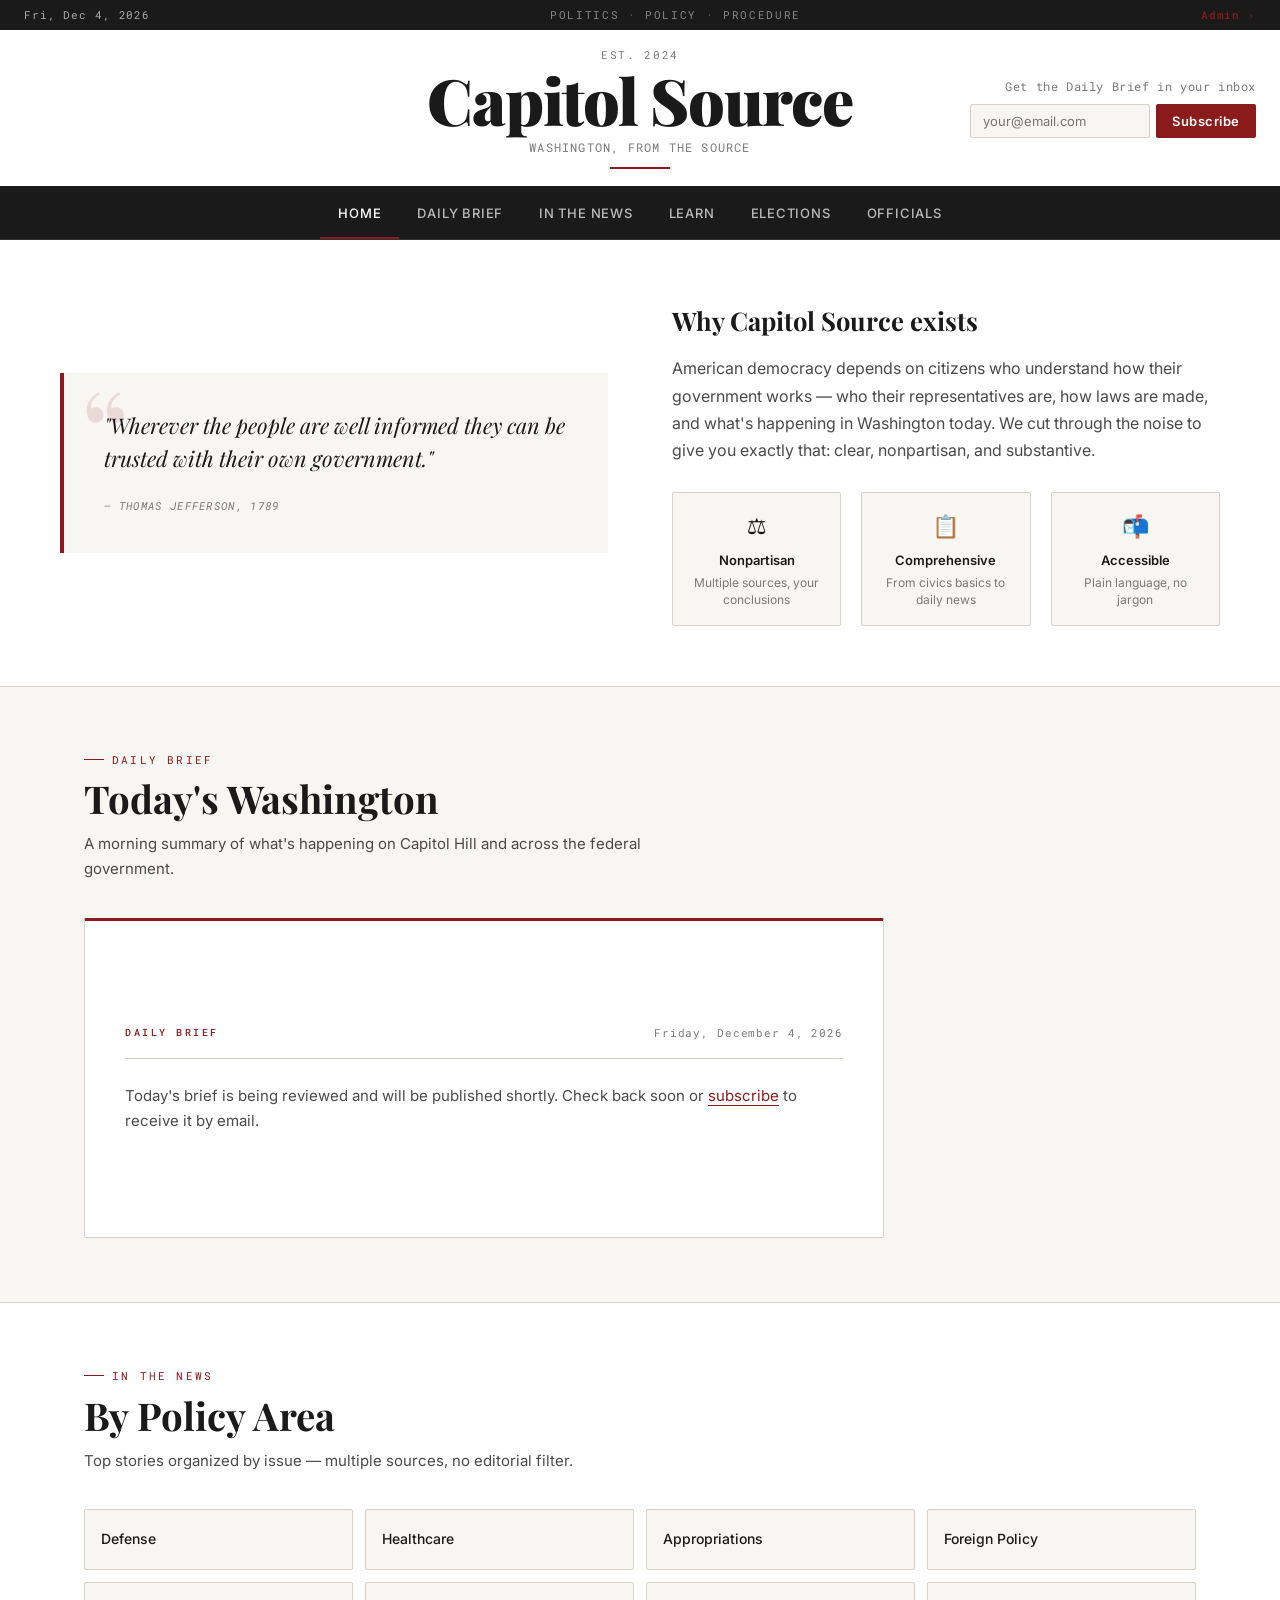
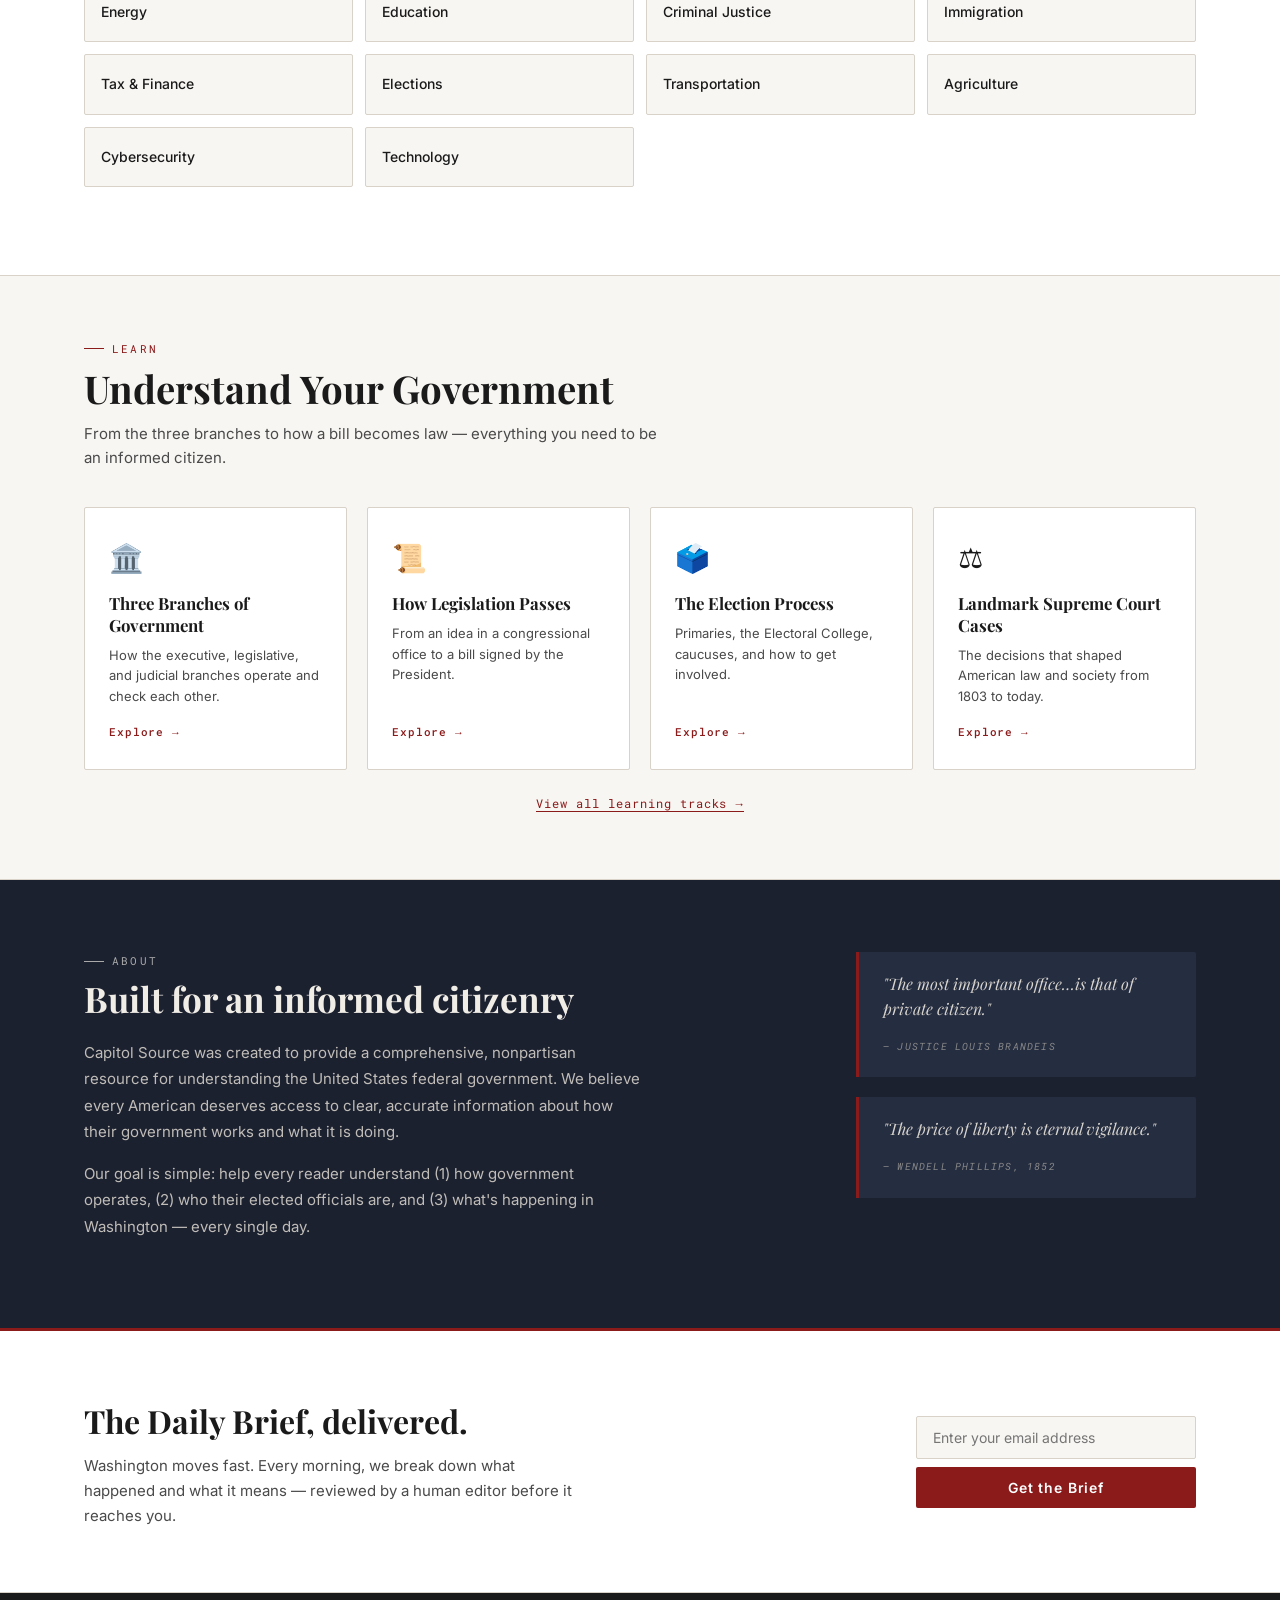
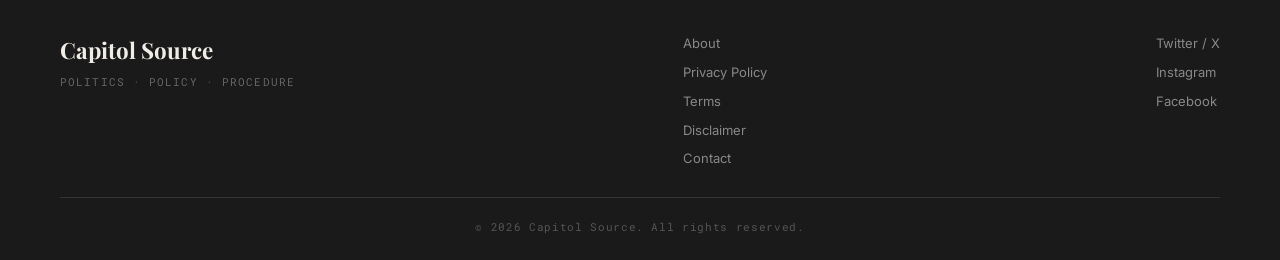
<file: index.html>
<!DOCTYPE html>
<html lang="en">
<head>
  <meta charset="UTF-8" />
  <meta name="viewport" content="width=device-width, initial-scale=1.0" />
  <title>Capitol Source</title>
  <link rel="preconnect" href="https://fonts.googleapis.com" />
  <link rel="preconnect" href="https://fonts.gstatic.com" crossorigin />
  <link href="https://fonts.googleapis.com/css2?family=Playfair+Display:ital,wght@0,700;0,900;1,700&family=Inter:wght@300;400;500;600&family=Roboto+Mono:wght@400;500&display=swap" rel="stylesheet" />
  <link rel="stylesheet" href="style.css" />
  <style>
    .member-link {
      color: #8b1a1a;
      border-bottom: 1px dotted currentColor;
      cursor: pointer;
      text-decoration: none;
      transition: opacity 0.15s;
    }
    .member-link:hover { opacity: 0.75; }
    .member-modal-overlay {
      position: fixed; inset: 0;
      background: rgba(28,33,48,0.6);
      z-index: 500;
      display: flex; align-items: flex-start; justify-content: center;
      padding: 40px 16px; overflow-y: auto;
      opacity: 0; pointer-events: none;
      transition: opacity 0.2s ease;
    }
    .member-modal-overlay.open { opacity: 1; pointer-events: all; }
    .member-modal {
      background: #fff; border-radius: 4px;
      border-top: 3px solid #8b1a1a;
      width: 100%; max-width: 600px;
      box-shadow: 0 24px 64px rgba(0,0,0,0.25);
      transform: translateY(16px);
      transition: transform 0.25s ease;
      flex-shrink: 0;
    }
    .member-modal-overlay.open .member-modal { transform: translateY(0); }
    .mm-header { display: flex; gap: 20px; align-items: flex-start; padding: 24px 24px 18px; border-bottom: 1px solid #d8d2c8; }
    .mm-photo { width: 72px; height: 72px; border-radius: 4px; background: #f8f6f2; border: 1px solid #d8d2c8; flex-shrink: 0; display: flex; align-items: center; justify-content: center; overflow: hidden; }
    .mm-title { flex: 1; }
    .mm-name { font-family: "Playfair Display", serif; font-size: 1.3rem; font-weight: 700; color: #1a1a1a; margin-bottom: 3px; }
    .mm-subtitle { font-size: 13px; color: #7a7a7a; margin-bottom: 10px; }
    .mm-chips { display: flex; gap: 6px; flex-wrap: wrap; }
    .mm-chip { font-family: "Roboto Mono", monospace; font-size: 10px; letter-spacing: 0.12em; text-transform: uppercase; padding: 3px 8px; border-radius: 2px; border: 1px solid #d8d2c8; color: #7a7a7a; }
    .mm-close { background: none; border: none; font-size: 22px; color: #7a7a7a; cursor: pointer; padding: 4px; line-height: 1; flex-shrink: 0; }
    .mm-body { padding: 20px 24px; }
    .mm-section { margin-bottom: 20px; }
    .mm-section:last-child { margin-bottom: 0; }
    .mm-section-label { font-family: "Roboto Mono", monospace; font-size: 10px; letter-spacing: 0.2em; text-transform: uppercase; color: #8b1a1a; margin-bottom: 8px; display: flex; align-items: center; gap: 8px; }
    .mm-section-label::before { content: ""; display: inline-block; width: 16px; height: 1px; background: #8b1a1a; }
    .mm-contact-row { display: flex; flex-direction: column; gap: 5px; }
    .mm-contact-item { font-family: "Roboto Mono", monospace; font-size: 12px; color: #4a4a4a; display: flex; align-items: center; gap: 8px; }
    .mm-bio-text { font-size: 14px; color: #4a4a4a; line-height: 1.7; }
    .mm-committees { display: flex; flex-direction: column; gap: 5px; }
    .mm-committee { font-size: 13px; color: #4a4a4a; padding: 5px 10px; background: #f8f6f2; border-radius: 2px; border: 1px solid #d8d2c8; }
    .mm-footer { padding: 14px 24px; border-top: 1px solid #d8d2c8; background: #f8f6f2; display: flex; align-items: center; justify-content: space-between; flex-wrap: wrap; gap: 8px; }
    .mm-official-link, .mm-full-profile-link { font-family: "Roboto Mono", monospace; font-size: 11px; color: #8b1a1a; letter-spacing: 0.06em; text-decoration: none; border-bottom: 1px solid transparent; }
    .mm-official-link:hover, .mm-full-profile-link:hover { border-bottom-color: #8b1a1a; }
    .mm-years { font-family: "Roboto Mono", monospace; font-size: 11px; color: #7a7a7a; }
    @media (max-width: 640px) {
      .member-modal-overlay { padding: 0; align-items: flex-end; }
      .member-modal { border-radius: 4px 4px 0 0; max-width: 100%; }
    }
  </style>
</head>
<body>

  <!-- TOP BAR -->
  <div class="topbar">
    <span class="topbar-date" id="topbarDate"></span>
    <span class="topbar-tagline">Politics · Policy · Procedure</span>
    <a href="admin.html" class="topbar-admin">Admin ›</a>
  </div>

  <!-- HEADER -->
  <header class="site-header">
    <div class="header-inner">
      <div class="header-left"></div>
      <div class="masthead">
        <p class="masthead-eyebrow">Est. 2024</p>
        <h1 class="masthead-title">Capitol Source</h1>
        <p class="masthead-sub">Washington, from the source</p>
      </div>
      <div class="header-subscribe">
        <p>Get the Daily Brief in your inbox</p>
        <form class="subscribe-form" onsubmit="handleSubscribe(event)">
          <input type="email" placeholder="your@email.com" required />
          <button type="submit">Subscribe</button>
        </form>
      </div>
    </div>
  </header>

  <!-- NAV -->
    <nav class="site-nav">
    <div class="nav-inner">
      <a href="/" class="nav-link active">Home</a>
      <a href="briefs.html" class="nav-link">Daily Brief</a>
      <a href="news.html" class="nav-link">In the News</a>
      <a href="learn.html" class="nav-link">Learn</a>
      <a href="elections.html" class="nav-link">Elections</a>
      <a href="officials.html" class="nav-link">Officials</a>
    </div>
  </nav>

  <!-- HERO -->
  <section class="hero">
    <div class="hero-inner">
      <div class="hero-quote-block">
        <blockquote class="hero-quote">
          "Wherever the people are well informed they can be trusted with their own government."
        </blockquote>
        <cite class="hero-cite">— Thomas Jefferson, 1789</cite>
      </div>
      <div class="hero-mission">
        <h2>Why Capitol Source exists</h2>
        <p>American democracy depends on citizens who understand how their government works — who their representatives are, how laws are made, and what's happening in Washington today. We cut through the noise to give you exactly that: clear, nonpartisan, and substantive.</p>
        <div class="hero-pillars">
          <div class="pillar">
            <span class="pillar-icon">⚖️</span>
            <strong>Nonpartisan</strong>
            <p>Multiple sources, your conclusions</p>
          </div>
          <div class="pillar">
            <span class="pillar-icon">📋</span>
            <strong>Comprehensive</strong>
            <p>From civics basics to daily news</p>
          </div>
          <div class="pillar">
            <span class="pillar-icon">📬</span>
            <strong>Accessible</strong>
            <p>Plain language, no jargon</p>
          </div>
        </div>
      </div>
    </div>
  </section>

  <!-- DAILY BRIEF FEATURE -->
  <section class="brief-feature" id="briefs">
    <div class="section-inner">
      <div class="section-label">Daily Brief</div>
      <h2 class="section-title">Today's Washington</h2>
      <p class="section-sub">A morning summary of what's happening on Capitol Hill and across the federal government.</p>

      <div class="brief-card" id="briefCard">
        <div class="brief-loading" id="briefLoading">
          <div class="spinner"></div>
          <p>Generating today's brief…</p>
        </div>
        <div class="brief-content" id="briefContent" style="display:none">
          <div class="brief-header">
            <span class="brief-label">DAILY BRIEF</span>
            <span class="brief-date" id="briefDate"></span>
          </div>
          <div class="brief-body" id="briefBody"></div>
          <div class="brief-footer">
            <span class="brief-note">✦ This brief is reviewed and approved before publication.</span>
            <a href="briefs.html" class="brief-archive-link">View all briefs →</a>
          </div>
        </div>
        <div class="brief-pending" id="briefPending" style="display:none">
          <div class="brief-header">
            <span class="brief-label">DAILY BRIEF</span>
            <span class="brief-date" id="briefPendingDate"></span>
          </div>
          <p class="pending-msg">Today's brief is being reviewed and will be published shortly. Check back soon or <a href="#">subscribe</a> to receive it by email.</p>
        </div>
      </div>
    </div>
  </section>

  <!-- IN THE NEWS GRID -->
  <section class="news-section" id="news">
    <div class="section-inner">
      <div class="section-label">In the News</div>
      <h2 class="section-title">By Policy Area</h2>
      <p class="section-sub">Top stories organized by issue — multiple sources, no editorial filter.</p>
      <div class="topic-grid">
        <a href="news.html?topic=Defense" class="topic-card">Defense</a>
        <a href="news.html?topic=Healthcare" class="topic-card">Healthcare</a>
        <a href="news.html?topic=Appropriations" class="topic-card">Appropriations</a>
        <a href="news.html?topic=Foreign+Policy" class="topic-card">Foreign Policy</a>
        <a href="news.html?topic=Energy" class="topic-card">Energy</a>
        <a href="news.html?topic=Education" class="topic-card">Education</a>
        <a href="news.html?topic=Criminal+Justice" class="topic-card">Criminal Justice</a>
        <a href="news.html?topic=Immigration" class="topic-card">Immigration</a>
        <a href="news.html?topic=Tax+%26+Finance" class="topic-card">Tax & Finance</a>
        <a href="news.html?topic=Elections" class="topic-card">Elections</a>
        <a href="news.html?topic=Transportation" class="topic-card">Transportation</a>
        <a href="news.html?topic=Agriculture" class="topic-card">Agriculture</a>
        <a href="news.html?topic=Cybersecurity" class="topic-card">Cybersecurity</a>
        <a href="news.html?topic=Technology" class="topic-card">Technology</a>
      </div>
    </div>
  </section>

  <!-- LEARN SECTION -->
  <section class="learn-section" id="education">
    <div class="section-inner">
      <div class="section-label">Learn</div>
      <h2 class="section-title">Understand Your Government</h2>
      <p class="section-sub">From the three branches to how a bill becomes law — everything you need to be an informed citizen.</p>
      <div class="learn-grid">
        <a href="learn-grades.html#lesson-0" class="learn-card">
          <div class="learn-card-icon">🏛️</div>
          <h3>Three Branches of Government</h3>
          <p>How the executive, legislative, and judicial branches operate and check each other.</p>
          <span class="learn-link">Explore →</span>
        </a>
        <a href="learn-grades.html#lesson-1" class="learn-card">
          <div class="learn-card-icon">📜</div>
          <h3>How Legislation Passes</h3>
          <p>From an idea in a congressional office to a bill signed by the President.</p>
          <span class="learn-link">Explore →</span>
        </a>
        <a href="learn-grades.html#lesson-2" class="learn-card">
          <div class="learn-card-icon">🗳️</div>
          <h3>The Election Process</h3>
          <p>Primaries, the Electoral College, caucuses, and how to get involved.</p>
          <span class="learn-link">Explore →</span>
        </a>
        <a href="learn-grades.html#lesson-3" class="learn-card">
          <div class="learn-card-icon">⚖️</div>
          <h3>Landmark Supreme Court Cases</h3>
          <p>The decisions that shaped American law and society from 1803 to today.</p>
          <span class="learn-link">Explore →</span>
        </a>
      </div>
      <div style="text-align:center;margin-top:20px">
        <a href="learn.html" style="font-family:var(--mono);font-size:12px;letter-spacing:0.08em;color:var(--accent);text-decoration:none;border-bottom:1px solid currentColor">View all learning tracks →</a>
      </div>
    </div>
  </section>

  <!-- ABOUT STRIP -->
  <section class="about-strip" id="about">
    <div class="section-inner about-inner">
      <div class="about-text">
        <div class="section-label light">About</div>
        <h2>Built for an informed citizenry</h2>
        <p>Capitol Source was created to provide a comprehensive, nonpartisan resource for understanding the United States federal government. We believe every American deserves access to clear, accurate information about how their government works and what it is doing.</p>
        <p>Our goal is simple: help every reader understand (1) how government operates, (2) who their elected officials are, and (3) what's happening in Washington — every single day.</p>
      </div>
      <div class="about-quote-side">
        <div class="sidebar-quote">
          <p>"The most important office…is that of private citizen."</p>
          <cite>— Justice Louis Brandeis</cite>
        </div>
        <div class="sidebar-quote">
          <p>"The price of liberty is eternal vigilance."</p>
          <cite>— Wendell Phillips, 1852</cite>
        </div>
      </div>
    </div>
  </section>

  <!-- NEWSLETTER BOTTOM CTA -->
  <section class="newsletter-cta">
    <div class="section-inner cta-inner">
      <div class="cta-text">
        <h2>The Daily Brief, delivered.</h2>
        <p>Washington moves fast. Every morning, we break down what happened and what it means — reviewed by a human editor before it reaches you.</p>
      </div>
      <form class="subscribe-form-large" onsubmit="handleSubscribe(event)">
        <input type="email" placeholder="Enter your email address" required />
        <button type="submit">Get the Brief</button>
      </form>
    </div>
  </section>

  <!-- FOOTER -->
  <footer class="site-footer">
    <div class="footer-inner">
      <div class="footer-brand">
        <span class="footer-title">Capitol Source</span>
        <p>Politics · Policy · Procedure</p>
      </div>
      <div class="footer-links">
        <a href="#about">About</a>
        <a href="privacy.html">Privacy Policy</a>
        <a href="terms.html">Terms</a>
        <a href="disclaimer.html">Disclaimer</a>
        <a href="mailto:contact@capitolsource.news">Contact</a>
      </div>
      <div class="footer-social">
        <a href="#">Twitter / X</a>
        <a href="#">Instagram</a>
        <a href="#">Facebook</a>
      </div>
    </div>
    <div class="footer-bottom">
      <p>© <span id="footerYear"></span> Capitol Source. All rights reserved.</p>
    </div>
  </footer>

  <!-- MEMBER MODAL (for brief name links) -->
  <div class="member-modal-overlay" id="memberModalOverlay" onclick="closeMemberModal(event)">
    <div class="member-modal" role="dialog" aria-modal="true">
      <div class="mm-header">
        <div class="mm-photo" id="mmPhoto"><span style="font-size:28px;opacity:0.3">👤</span></div>
        <div class="mm-title">
          <p class="mm-name" id="mmName"></p>
          <p class="mm-subtitle" id="mmSubtitle"></p>
          <div class="mm-chips" id="mmChips"></div>
        </div>
        <button class="mm-close" onclick="closeMemberModalDirect()" aria-label="Close">✕</button>
      </div>
      <div class="mm-body">
        <div class="mm-section">
          <p class="mm-section-label">Contact</p>
          <div class="mm-contact-row" id="mmContact"></div>
        </div>
        <div class="mm-section">
          <p class="mm-section-label">Biography</p>
          <p class="mm-bio-text" id="mmBio"></p>
        </div>
        <div class="mm-section" id="mmCommitteeSection">
          <p class="mm-section-label">Committee Assignments</p>
          <div class="mm-committees" id="mmCommittees"></div>
        </div>
      </div>
      <div class="mm-footer">
        <a class="mm-official-link" id="mmOfficialLink" target="_blank" rel="noopener">Official website ↗</a>
        <span class="mm-years" id="mmYears"></span>
        <a class="mm-full-profile-link" id="mmFullProfileLink">View full profile →</a>
      </div>
    </div>
  </div>

  <div class="toast" id="toast">✓ You're subscribed! Check your inbox.</div>

  <script src="app.js?v=3"></script>
</body>
</html>
</file>
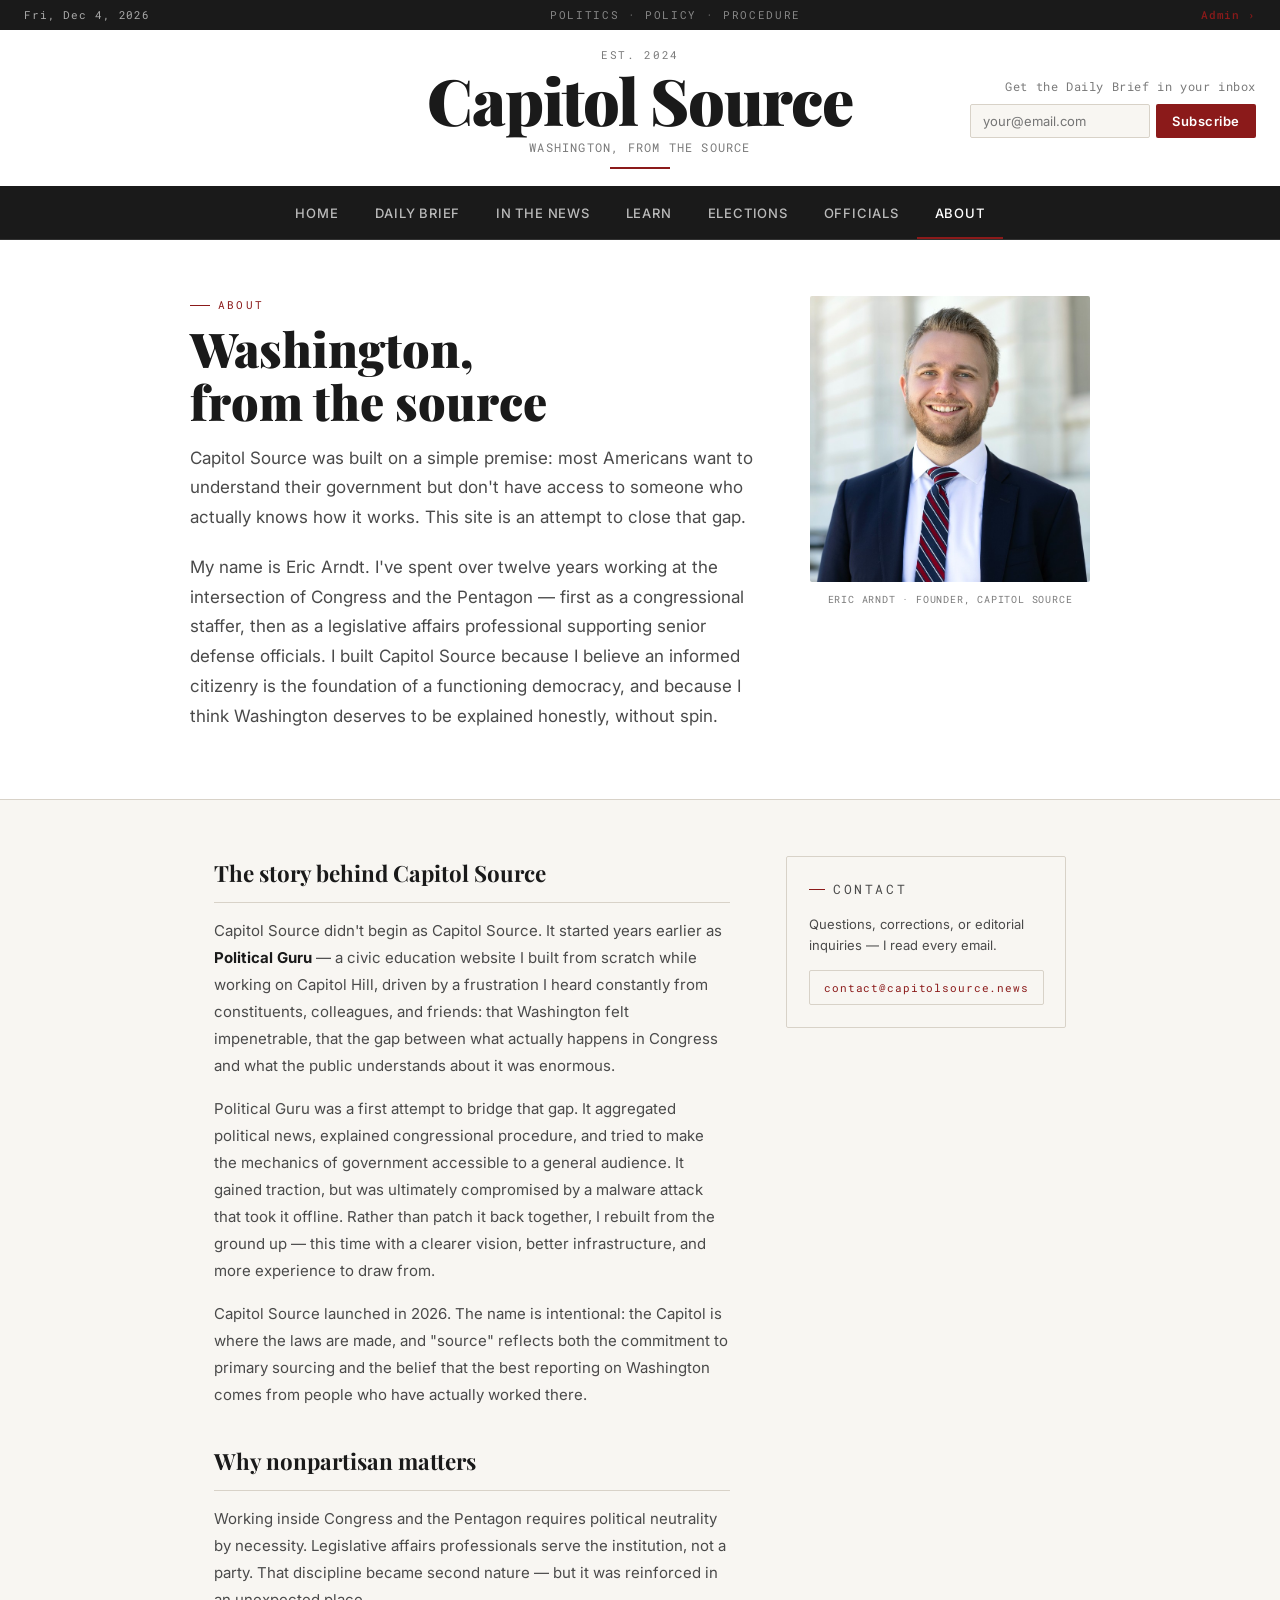
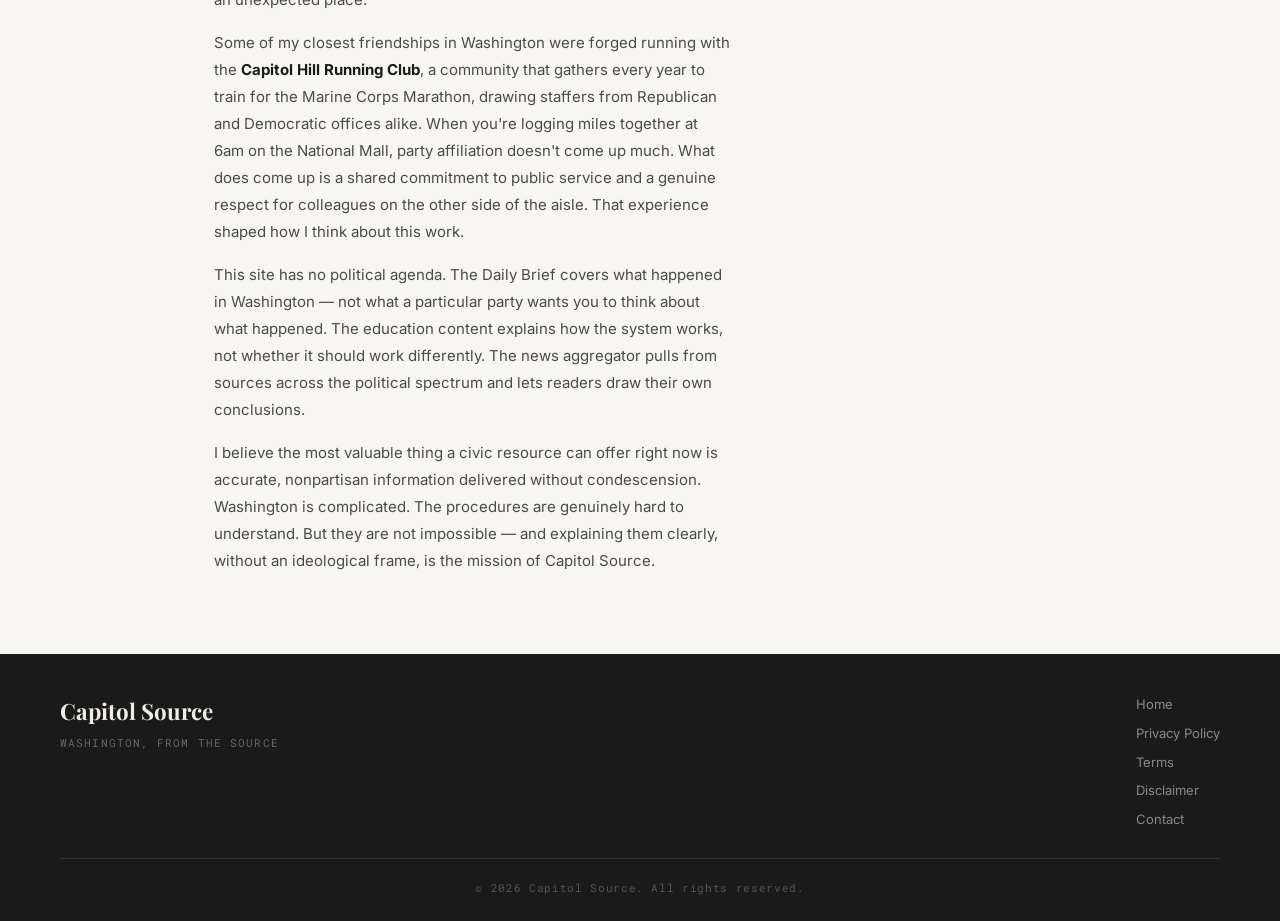
<file: about.html>
<!DOCTYPE html>
<html lang="en">
<head>
  <meta charset="UTF-8" />
  <meta name="viewport" content="width=device-width, initial-scale=1.0" />
  <title>About — Capitol Source</title>
  <meta name="description" content="Capitol Source was built by a veteran Capitol Hill and Pentagon legislative affairs professional with over eleven years of experience at the intersection of Congress and national defense." />
  <link rel="preconnect" href="https://fonts.googleapis.com" />
  <link rel="preconnect" href="https://fonts.gstatic.com" crossorigin />
  <link href="https://fonts.googleapis.com/css2?family=Playfair+Display:ital,wght@0,700;0,900;1,700&family=Inter:wght@300;400;500;600&family=Roboto+Mono:wght@400;500&display=swap" rel="stylesheet" />
  <link rel="stylesheet" href="style.css" />
  <style>
    .about-hero { background: var(--bg-white); border-bottom: 1px solid var(--rule); padding: 56px 24px 48px; }
    .about-hero-inner { max-width: 900px; margin: 0 auto; display: grid; grid-template-columns: 1fr 280px; gap: 56px; align-items: start; }
    .about-hero h1 { font-family: var(--display); font-size: clamp(2rem,4vw,3rem); font-weight: 900; color: var(--ink); margin-bottom: 16px; line-height: 1.1; }
    .about-hero-lead { font-size: 17px; color: var(--ink-light); line-height: 1.75; margin-bottom: 20px; }
    .about-photo-wrap { position: relative; }
    .about-photo { width: 100%; border-radius: var(--radius); display: block; }
    .about-photo-caption { font-family: var(--mono); font-size: 10px; letter-spacing: 0.08em; color: var(--ink-muted); text-align: center; margin-top: 10px; text-transform: uppercase; }

    .about-body { max-width: 900px; margin: 0 auto; padding: 56px 24px 80px; display: grid; grid-template-columns: 1fr 280px; gap: 56px; align-items: start; }
    .about-main h2 { font-family: var(--display); font-size: 1.4rem; font-weight: 700; color: var(--ink); margin: 36px 0 14px; padding-bottom: 10px; border-bottom: 1px solid var(--rule); }
    .about-main h2:first-child { margin-top: 0; }
    .about-main p { color: var(--ink-light); font-size: 15px; line-height: 1.8; margin-bottom: 16px; }
    .about-main p:last-child { margin-bottom: 0; }
    .about-main strong { color: var(--ink); }

    .about-sidebar { position: sticky; top: 24px; }
    .sidebar-card { background: var(--bg-white); border: 1px solid var(--rule); border-left: 3px solid var(--accent); border-radius: var(--radius); padding: 22px; margin-bottom: 20px; }
    .sidebar-card-label { font-family: var(--mono); font-size: 10px; letter-spacing: 0.2em; text-transform: uppercase; color: var(--accent); margin-bottom: 14px; display: flex; align-items: center; gap: 8px; }
    .sidebar-card-label::before { content: ''; display: inline-block; width: 16px; height: 1px; background: var(--accent); }
    .sidebar-item { display: flex; flex-direction: column; margin-bottom: 14px; padding-bottom: 14px; border-bottom: 1px solid var(--rule); }
    .sidebar-item:last-child { margin-bottom: 0; padding-bottom: 0; border-bottom: none; }
    .sidebar-item-role { font-size: 13px; font-weight: 600; color: var(--ink); margin-bottom: 2px; }
    .sidebar-item-org { font-size: 12px; color: var(--accent); font-family: var(--mono); letter-spacing: 0.04em; margin-bottom: 1px; }
    .sidebar-item-years { font-size: 11px; color: var(--ink-muted); font-family: var(--mono); }

    .contact-block { background: var(--bg); border: 1px solid var(--rule); border-radius: var(--radius); padding: 22px; }
    .contact-block p { font-size: 13px; color: var(--ink-light); line-height: 1.6; margin-bottom: 14px; }
    .contact-link { display: inline-block; font-family: var(--mono); font-size: 11px; letter-spacing: 0.08em; color: var(--accent); border: 1px solid var(--rule); border-radius: var(--radius); padding: 8px 14px; text-decoration: none; transition: background var(--transition), border-color var(--transition); }
    .contact-link:hover { background: var(--bg-white); border-color: var(--accent); }

    .timeline-item { display: flex; gap: 14px; margin-bottom: 28px; }
    .timeline-dot { width: 10px; height: 10px; border-radius: 50%; background: var(--accent); flex-shrink: 0; margin-top: 6px; }
    .timeline-content strong { display: block; font-size: 14px; color: var(--ink); margin-bottom: 2px; }
    .timeline-content span { font-family: var(--mono); font-size: 11px; color: var(--ink-muted); letter-spacing: 0.06em; display: block; margin-bottom: 4px; }
    .timeline-content p { font-size: 13px; color: var(--ink-light); line-height: 1.6; margin: 0; }

    @media (max-width: 768px) {
      .about-hero-inner { grid-template-columns: 1fr; }
      .about-photo-wrap { max-width: 260px; }
      .about-body { grid-template-columns: 1fr; }
      .about-sidebar { position: static; }
    }
  </style>
</head>
<body>

  <div class="topbar">
    <span class="topbar-date" id="topbarDate"></span>
    <span class="topbar-tagline">Politics · Policy · Procedure</span>
    <a href="admin.html" class="topbar-admin">Admin ›</a>
  </div>

  <header class="site-header">
    <div class="header-inner">
      <div class="masthead">
        <p class="masthead-eyebrow">Est. 2024</p>
        <h1 class="masthead-title"><a href="/" style="color:inherit">Capitol Source</a></h1>
        <p class="masthead-sub">Washington, from the source</p>
      </div>
      <div class="header-subscribe">
        <p>Get the Daily Brief in your inbox</p>
        <form class="subscribe-form" onsubmit="handleSubscribe(event)">
          <input type="email" placeholder="your@email.com" required />
          <button type="submit">Subscribe</button>
        </form>
      </div>
    </div>
  </header>

  <nav class="site-nav">
    <div class="nav-inner">
      <a href="/" class="nav-link">Home</a>
      <a href="/briefs.html" class="nav-link">Daily Brief</a>
      <a href="/news.html" class="nav-link">In the News</a>
      <a href="/learn.html" class="nav-link">Learn</a>
      <a href="/elections.html" class="nav-link">Elections</a>
      <a href="/officials.html" class="nav-link">Officials</a>
      <a href="/about.html" class="nav-link active">About</a>
    </div>
  </nav>

  <!-- HERO -->
  <div class="about-hero">
    <div class="about-hero-inner">
      <div>
        <div class="section-label">About</div>
        <h1>Washington,<br>from the source</h1>
        <p class="about-hero-lead">Capitol Source was built on a simple premise: most Americans want to understand their government but don't have access to someone who actually knows how it works. This site is an attempt to close that gap.</p>
        <p class="about-hero-lead">My name is Eric Arndt. I've spent over twelve years working at the intersection of Congress and the Pentagon — first as a congressional staffer, then as a legislative affairs professional supporting senior defense officials. I built Capitol Source because I believe an informed citizenry is the foundation of a functioning democracy, and because I think Washington deserves to be explained honestly, without spin.</p>
      </div>
      <div class="about-photo-wrap">
        <img src="eric-arndt.jpg" alt="Eric Arndt, Founder of Capitol Source" class="about-photo" />
        <p class="about-photo-caption">Eric Arndt · Founder, Capitol Source</p>
      </div>
    </div>
  </div>

  <!-- BODY -->
  <div style="background: var(--bg);">
    <div class="about-body">

      <!-- MAIN CONTENT -->
      <div class="about-main">

        <h2>The story behind Capitol Source</h2>
        <p>Capitol Source didn't begin as Capitol Source. It started years earlier as <strong>Political Guru</strong> — a civic education website I built from scratch while working on Capitol Hill, driven by a frustration I heard constantly from constituents, colleagues, and friends: that Washington felt impenetrable, that the gap between what actually happens in Congress and what the public understands about it was enormous.</p>
        <p>Political Guru was a first attempt to bridge that gap. It aggregated political news, explained congressional procedure, and tried to make the mechanics of government accessible to a general audience. It gained traction, but was ultimately compromised by a malware attack that took it offline. Rather than patch it back together, I rebuilt from the ground up — this time with a clearer vision, better infrastructure, and more experience to draw from.</p>
        <p>Capitol Source launched in 2026. The name is intentional: the Capitol is where the laws are made, and "source" reflects both the commitment to primary sourcing and the belief that the best reporting on Washington comes from people who have actually worked there.</p>



        <h2>Why nonpartisan matters</h2>
        <p>Working inside Congress and the Pentagon requires political neutrality by necessity. Legislative affairs professionals serve the institution, not a party. That discipline became second nature — but it was reinforced in an unexpected place.</p>
        <p>Some of my closest friendships in Washington were forged running with the <strong>Capitol Hill Running Club</strong>, a community that gathers every year to train for the Marine Corps Marathon, drawing staffers from Republican and Democratic offices alike. When you're logging miles together at 6am on the National Mall, party affiliation doesn't come up much. What does come up is a shared commitment to public service and a genuine respect for colleagues on the other side of the aisle. That experience shaped how I think about this work.</p>
        <p>This site has no political agenda. The Daily Brief covers what happened in Washington — not what a particular party wants you to think about what happened. The education content explains how the system works, not whether it should work differently. The news aggregator pulls from sources across the political spectrum and lets readers draw their own conclusions.</p>
        <p>I believe the most valuable thing a civic resource can offer right now is accurate, nonpartisan information delivered without condescension. Washington is complicated. The procedures are genuinely hard to understand. But they are not impossible — and explaining them clearly, without an ideological frame, is the mission of Capitol Source.</p>



      </div>

      <!-- SIDEBAR -->
      <div class="about-sidebar">

        <div class="contact-block">
          <p class="sidebar-card-label">Contact</p>
          <p>Questions, corrections, or editorial inquiries — I read every email.</p>
          <a href="mailto:contact@capitolsource.news" class="contact-link">contact@capitolsource.news</a>
        </div>

      </div>
    </div>
  </div>

  <footer class="site-footer">
    <div class="footer-inner">
      <div class="footer-brand">
        <span class="footer-title">Capitol Source</span>
        <p>Washington, from the source</p>
      </div>
      <div class="footer-links">
        <a href="/">Home</a>
        <a href="privacy.html">Privacy Policy</a>
        <a href="terms.html">Terms</a>
        <a href="disclaimer.html">Disclaimer</a>
        <a href="mailto:contact@capitolsource.news">Contact</a>
      </div>
    </div>
    <div class="footer-bottom">
      <p>© <span id="footerYear"></span> Capitol Source. All rights reserved.</p>
    </div>
  </footer>

  <script>
    document.getElementById('topbarDate').textContent = new Date().toLocaleDateString('en-US', {
      weekday: 'short', month: 'short', day: 'numeric', year: 'numeric'
    });
    document.getElementById('footerYear').textContent = new Date().getFullYear();

    async function handleSubscribe(e) {
      e.preventDefault();
      const email = e.target.querySelector('input[type="email"]').value.trim();
      if (!email) return;
      try {
        const res = await fetch('/api/subscribe', {
          method: 'POST',
          headers: { 'Content-Type': 'application/json' },
          body: JSON.stringify({ email })
        });
        if (res.ok) {
          showToast('✓ You\'re subscribed! Check your inbox to confirm.');
          e.target.reset();
        } else {
          showToast('Something went wrong. Please try again.');
        }
      } catch {
        showToast('Something went wrong. Please try again.');
      }
    }

    function showToast(msg) {
      const toast = document.getElementById('toast');
      if (!toast) return;
      toast.textContent = msg;
      toast.classList.add('show');
      setTimeout(() => toast.classList.remove('show'), 3500);
    }
  </script>
  <div class="toast" id="toast"></div>

</body>
</html>
</file>
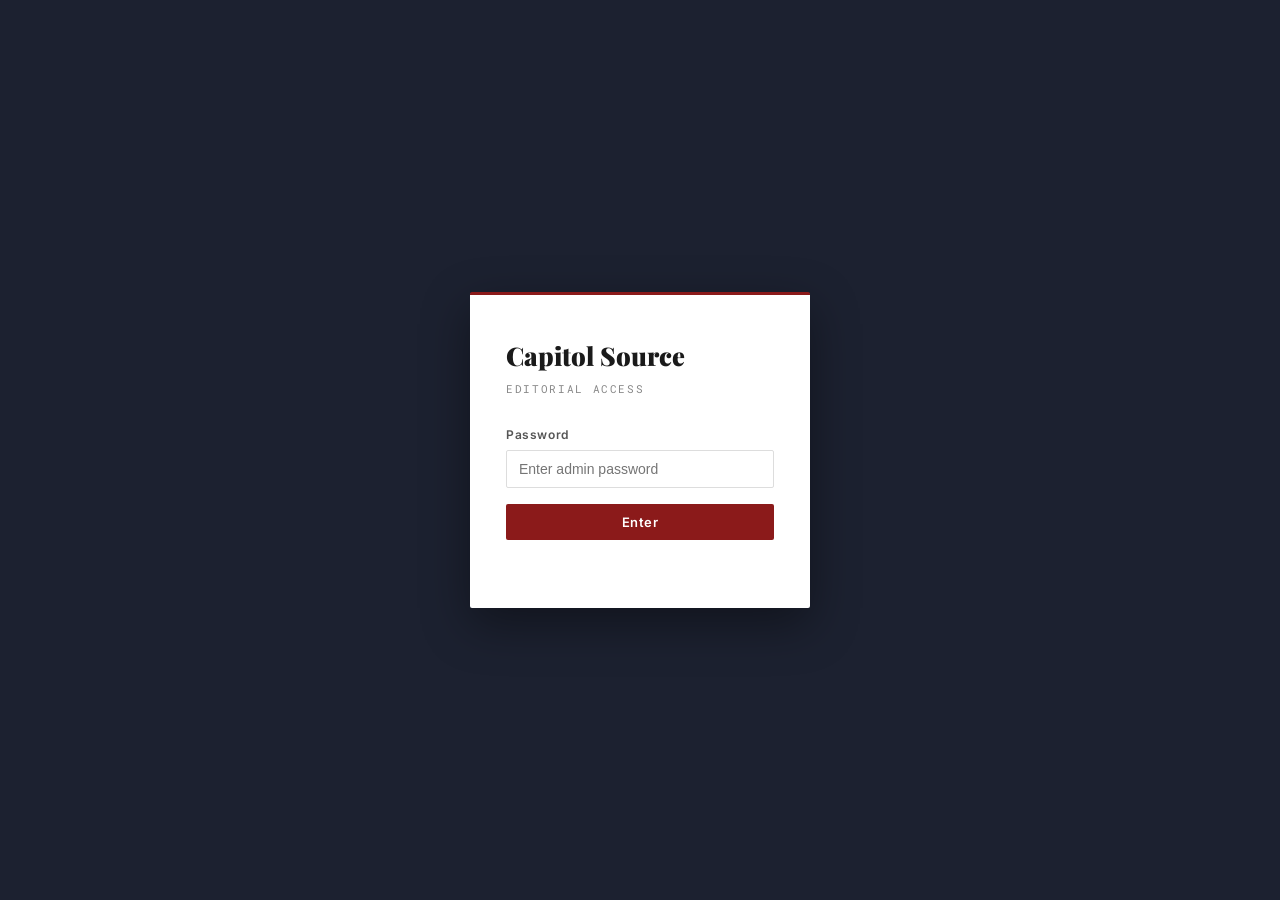
<file: admin.html>
<!DOCTYPE html>
<html lang="en">
<head>
  <meta charset="UTF-8" />
  <meta name="viewport" content="width=device-width, initial-scale=1.0" />
  <title>Admin — Capitol Source</title>
  <link rel="preconnect" href="https://fonts.googleapis.com" />
  <link rel="preconnect" href="https://fonts.gstatic.com" crossorigin />
  <link href="https://fonts.googleapis.com/css2?family=Playfair+Display:ital,wght@0,700;0,900;1,700&family=Inter:wght@300;400;500;600&family=Roboto+Mono:wght@400;500&display=swap" rel="stylesheet" />
  <link rel="stylesheet" href="style.css" />
  <link rel="stylesheet" href="admin.css" />
</head>
<body class="admin-body">

  <!-- ADMIN TOPBAR -->
  <div class="admin-topbar">
    <a href="index.html" class="admin-back">← Back to site</a>
    <span class="admin-brand">Capitol Source <span class="admin-badge">Editorial</span></span>
    <span class="admin-status-dot" id="statusDot"></span>
  </div>

  <!-- GATE (password prompt) -->
  <div class="gate" id="gate">
    <div class="gate-card">
      <div class="gate-logo">Capitol Source</div>
      <p class="gate-sub">Editorial Access</p>
      <div class="gate-field">
        <label>Password</label>
        <input type="password" id="gatePassword" placeholder="Enter admin password" />
      </div>
      <button class="btn-primary full-width" onclick="checkGate()">Enter</button>
      <p class="gate-hint" id="gateHint"></p>
    </div>
  </div>

  <!-- ADMIN CONTENT -->
  <div class="admin-wrap" id="adminWrap" style="display:none">

    <aside class="admin-sidebar">
      <div class="sidebar-section">
        <p class="sidebar-label">Daily Brief</p>
        <button class="sidebar-btn active" onclick="showPanel('generate')">⚡ Generate Brief</button>
        <button class="sidebar-btn" onclick="showPanel('queue')">📋 Review Queue</button>
        <button class="sidebar-btn" onclick="showPanel('archive')">🗂 Archive</button>
      </div>
      <div class="sidebar-section">
        <p class="sidebar-label">Site</p>
        <button class="sidebar-btn" onclick="showPanel('settings')">⚙️ Settings</button>
      </div>
      <div class="sidebar-footer">
        <p>Logged in as <strong>Editor</strong></p>
        <button onclick="logout()" class="logout-btn">Log out</button>
      </div>
    </aside>

    <main class="admin-main">

      <!-- ── GENERATE PANEL ── -->
      <div class="panel" id="panel-generate">
        <div class="panel-header">
          <h2>Generate Daily Brief</h2>
          <p>The AI will search for today's top Washington D.C. political news and draft a brief for your review.</p>
        </div>

        <div class="gen-options">
          <div class="gen-option-row">
            <label>Date</label>
            <input type="date" id="genDate" class="admin-input" />
          </div>
          <div class="gen-option-row">
            <label>Focus areas (optional)</label>
            <input type="text" id="genFocus" class="admin-input" placeholder="e.g. defense, appropriations, Senate" />
          </div>
          <div class="gen-option-row">
            <label>Tone guidance (optional)</label>
            <input type="text" id="genTone" class="admin-input" placeholder="e.g. concise, nonpartisan, factual" />
          </div>
        </div>

        <div class="gen-actions">
          <button class="btn-primary" id="generateBtn" onclick="generateBrief()">
            ⚡ Generate Brief
          </button>
          <span class="gen-note" id="existingNote"></span>
        </div>

        <div class="gen-progress" id="genProgress" style="display:none">
          <div class="progress-steps">
            <div class="step" id="step1">🔍 Searching for today's news…</div>
            <div class="step" id="step2">📰 Reading top stories…</div>
            <div class="step" id="step3">✍️ Drafting brief…</div>
            <div class="step" id="step4">✅ Complete — ready for review</div>
          </div>
        </div>

        <div class="draft-area" id="draftArea" style="display:none">
          <div class="draft-header">
            <span class="draft-label">DRAFT BRIEF</span>
            <span class="draft-date" id="draftDateLabel"></span>
          </div>
          <div class="draft-editor" id="draftEditor" contenteditable="true"></div>
          <div class="draft-feedback">
            <label>Your notes / feedback for this brief</label>
            <textarea id="feedbackBox" class="admin-textarea" placeholder="Add any notes, corrections, or guidance here before approving or sending back for revision…"></textarea>
          </div>
          <div class="draft-actions">
            <button class="btn-danger" onclick="rejectDraft()">✕ Reject</button>
            <button class="btn-secondary" onclick="reviseDraft()">✎ Revise with Feedback</button>
            <button class="btn-secondary" onclick="saveDraft()">💾 Save Draft</button>
            <button class="btn-success" onclick="publishBrief()">✓ Approve & Publish</button>
          </div>
        </div>
      </div>

      <!-- ── QUEUE PANEL ── -->
      <div class="panel" id="panel-queue" style="display:none">
        <div class="panel-header">
          <h2>Review Queue</h2>
          <p>Briefs waiting for your approval before they go live.</p>
        </div>
        <div id="queueList"></div>
      </div>

      <!-- ── ARCHIVE PANEL ── -->
      <div class="panel" id="panel-archive" style="display:none">
        <div class="panel-header">
          <h2>Brief Archive</h2>
          <p>All published briefs.</p>
        </div>
        <div id="archiveList"></div>
      </div>

      <!-- ── SETTINGS PANEL ── -->
      <div class="panel" id="panel-settings" style="display:none">
        <div class="panel-header">
          <h2>Settings</h2>
          <p>Configure editorial preferences.</p>
        </div>
        <div class="settings-section">
          <h3>Auto-publish</h3>
          <label class="toggle-label">
            <input type="checkbox" id="autoPublishToggle" onchange="saveSettings()" />
            <span>Automatically publish briefs without manual review</span>
          </label>
          <p class="settings-note">Recommended: keep this off for the first several briefs while you calibrate tone and style.</p>
        </div>
        <div class="settings-section">
          <h3>Preferred voice / style</h3>
          <textarea class="admin-textarea" id="styleGuidance" placeholder="Describe your preferred tone, format, and what you want emphasized in each brief. This is fed into the AI prompt each time." rows="5"></textarea>
          <button class="btn-secondary mt-8" onclick="saveSettings()">Save preferences</button>
        </div>
        <div class="settings-section">
          <h3>GitHub token</h3>
          <p class="settings-note" style="margin-bottom:10px">Required for publishing briefs to GitHub. Paste your Personal Access Token below — it is stored only in your browser and never sent anywhere except GitHub's API.</p>
          <div class="gen-option-row">
            <input type="password" id="githubToken" class="admin-input" placeholder="Paste your GitHub token here" />
            <button class="btn-secondary" onclick="saveSettings()">Save</button>
          </div>
        </div>
        <div class="settings-section">
          <h3>Admin password</h3>
          <div class="gen-option-row">
            <input type="password" id="newPassword" class="admin-input" placeholder="New password" />
            <button class="btn-secondary" onclick="changePassword()">Update</button>
          </div>
        </div>
      </div>

    </main>
  </div>

  <div class="toast" id="toast"></div>

  <script src="admin.js?v=5"></script>
</body>
</html>
</file>
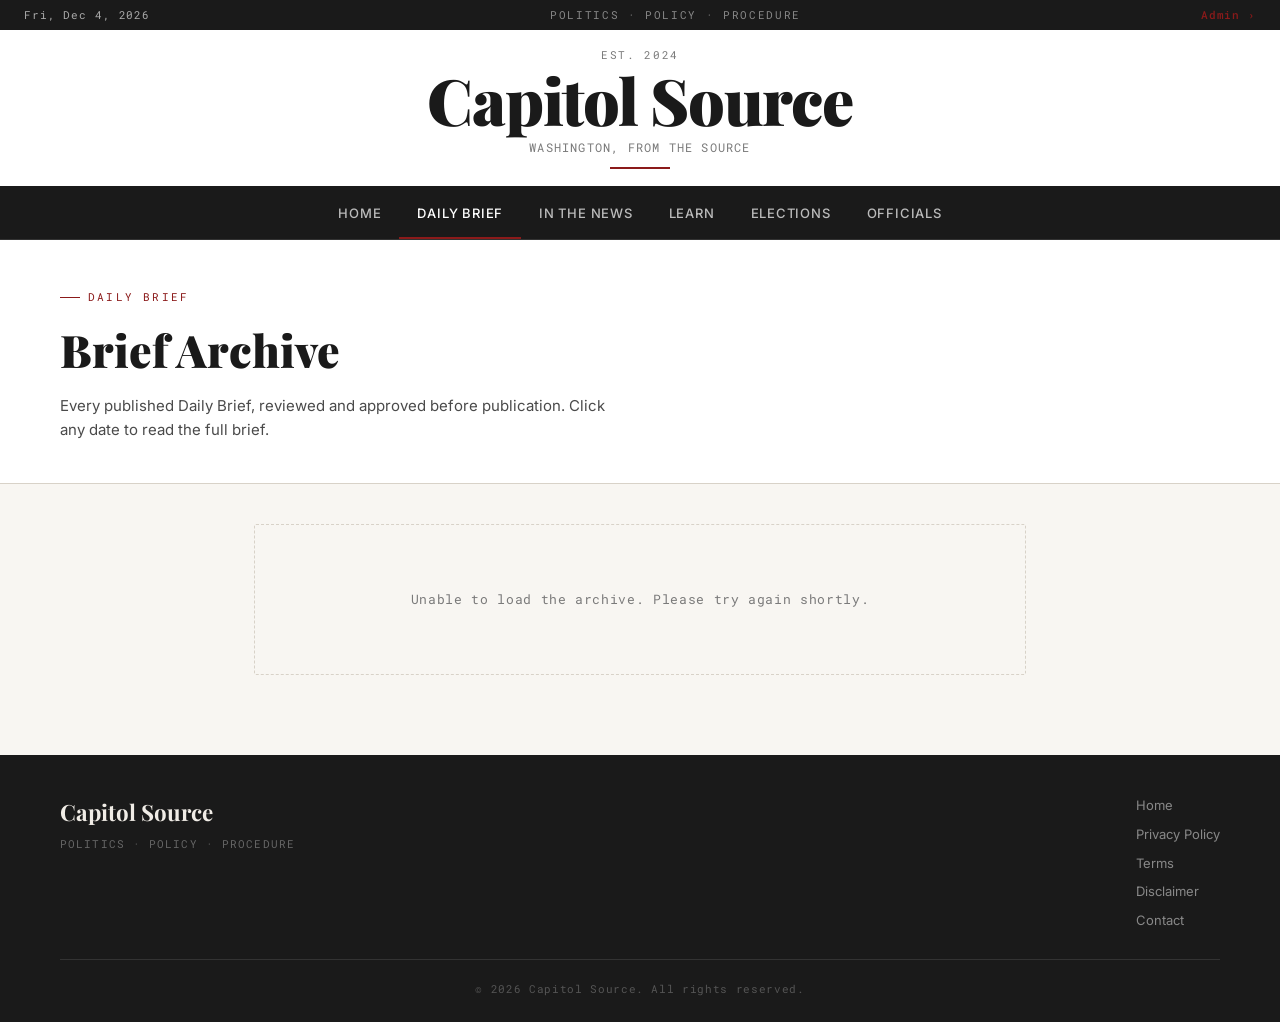
<file: briefs.html>
<!DOCTYPE html>
<html lang="en">
<head>
  <meta charset="UTF-8" />
  <meta name="viewport" content="width=device-width, initial-scale=1.0" />
  <title>Brief Archive — Capitol Source</title>
  <link rel="preconnect" href="https://fonts.googleapis.com" />
  <link rel="preconnect" href="https://fonts.gstatic.com" crossorigin />
  <link href="https://fonts.googleapis.com/css2?family=Playfair+Display:ital,wght@0,700;0,900;1,700&family=Inter:wght@300;400;500;600&family=Roboto+Mono:wght@400;500&display=swap" rel="stylesheet" />
  <link rel="stylesheet" href="style.css" />
  <style>
    /* ── Page hero ── */
    .briefs-hero { background: var(--bg-white); border-bottom: 1px solid var(--rule); padding: 48px 24px 40px; }
    .briefs-hero-inner { max-width: var(--max-w); margin: 0 auto; }
    .briefs-hero h1 { font-family: var(--display); font-size: clamp(1.8rem,4vw,2.8rem); font-weight: 900; color: var(--ink); margin-bottom: 8px; }
    .briefs-hero p { color: var(--ink-light); font-size: 15px; max-width: 560px; line-height: 1.65; }

    /* ── Body ── */
    .briefs-body { max-width: 820px; margin: 0 auto; padding: 40px 24px 80px; }

    /* ── Brief card in archive ── */
    .brief-archive-card {
      background: var(--bg-white);
      border: 1px solid var(--rule);
      border-left: 3px solid var(--accent);
      border-radius: var(--radius);
      margin-bottom: 20px;
      overflow: hidden;
      transition: box-shadow var(--transition);
    }
    .brief-archive-card:hover { box-shadow: 0 4px 18px rgba(0,0,0,0.07); }
    .brief-archive-header {
      display: flex;
      align-items: center;
      justify-content: space-between;
      padding: 16px 22px;
      cursor: pointer;
      gap: 16px;
    }
    .brief-archive-date {
      font-family: var(--display);
      font-size: 1.05rem;
      font-weight: 700;
      color: var(--ink);
    }
    .brief-archive-meta {
      display: flex;
      align-items: center;
      gap: 12px;
      flex-shrink: 0;
    }
    .brief-archive-label {
      font-family: var(--mono);
      font-size: 10px;
      letter-spacing: 0.15em;
      text-transform: uppercase;
      color: var(--accent);
    }
    .brief-archive-toggle {
      font-size: 18px;
      color: var(--ink-muted);
      transition: transform var(--transition);
      line-height: 1;
    }
    .brief-archive-card.open .brief-archive-toggle { transform: rotate(180deg); }
    .brief-archive-body {
      display: none;
      padding: 0 22px 22px;
      border-top: 1px solid var(--rule);
    }
    .brief-archive-card.open .brief-archive-body { display: block; }
    .brief-archive-body h3 {
      font-family: var(--display);
      font-size: 1rem;
      font-weight: 700;
      color: var(--ink);
      margin: 16px 0 8px;
    }
    .brief-archive-body p {
      color: var(--ink-light);
      font-size: 14px;
      line-height: 1.7;
      margin-bottom: 10px;
    }
    .brief-archive-body ul {
      color: var(--ink-light);
      font-size: 14px;
      line-height: 1.7;
      margin: 0 0 10px 20px;
    }
    .brief-archive-body li { margin-bottom: 4px; }
    .brief-archive-body strong { color: var(--ink); }
    .brief-archive-body em { color: var(--ink-light); }
    .brief-member-link {
      color: var(--accent);
      border-bottom: 1px dotted currentColor;
      cursor: pointer;
      text-decoration: none;
    }

    /* ── Year divider ── */
    .year-divider {
      font-family: var(--mono);
      font-size: 11px;
      letter-spacing: 0.2em;
      text-transform: uppercase;
      color: var(--ink-muted);
      padding: 8px 0 16px;
      display: flex;
      align-items: center;
      gap: 12px;
    }
    .year-divider::after {
      content: '';
      flex: 1;
      height: 1px;
      background: var(--rule);
    }

    /* ── Loading / empty ── */
    .briefs-loading { text-align: center; padding: 80px 24px; }
    .briefs-loading .spinner { width: 28px; height: 28px; border: 2px solid var(--rule); border-top-color: var(--accent); border-radius: 50%; animation: spin 0.8s linear infinite; margin: 0 auto 14px; }
    @keyframes spin { to { transform: rotate(360deg); } }
    .briefs-loading p { font-family: var(--mono); font-size: 13px; color: var(--ink-muted); letter-spacing: 0.05em; }
    .briefs-empty { text-align: center; padding: 64px 24px; font-family: var(--mono); font-size: 13px; color: var(--ink-muted); letter-spacing: 0.05em; border: 1px dashed var(--rule); border-radius: var(--radius); }
    .briefs-count { font-family: var(--mono); font-size: 11px; color: var(--ink-muted); letter-spacing: 0.08em; margin-bottom: 28px; }
  </style>
</head>
<body>

  <div class="topbar">
    <span class="topbar-date" id="topbarDate"></span>
    <span class="topbar-tagline">Politics · Policy · Procedure</span>
    <a href="admin.html" class="topbar-admin">Admin ›</a>
  </div>

  <header class="site-header">
    <div class="header-inner">
      <div class="masthead">
        <p class="masthead-eyebrow">Est. 2024</p>
        <h1 class="masthead-title"><a href="index.html" style="color:inherit">Capitol Source</a></h1>
        <p class="masthead-sub">Washington, from the source</p>
      </div>
    </div>
  </header>

    <nav class="site-nav">
    <div class="nav-inner">
      <a href="/" class="nav-link">Home</a>
      <a href="briefs.html" class="nav-link active">Daily Brief</a>
      <a href="news.html" class="nav-link">In the News</a>
      <a href="learn.html" class="nav-link">Learn</a>
      <a href="elections.html" class="nav-link">Elections</a>
      <a href="officials.html" class="nav-link">Officials</a>
    </div>
  </nav>

  <div class="briefs-hero">
    <div class="briefs-hero-inner">
      <div class="section-label">Daily Brief</div>
      <h1>Brief Archive</h1>
      <p>Every published Daily Brief, reviewed and approved before publication. Click any date to read the full brief.</p>
    </div>
  </div>

  <div class="briefs-body" id="briefsBody">
    <div class="briefs-loading" id="briefsLoading">
      <div class="spinner"></div>
      <p>Loading archive…</p>
    </div>
  </div>

  <footer class="site-footer">
    <div class="footer-inner">
      <div class="footer-brand">
        <span class="footer-title">Capitol Source</span>
        <p>Politics · Policy · Procedure</p>
      </div>
      <div class="footer-links">
        <a href="index.html">Home</a>
        <a href="privacy.html">Privacy Policy</a>
        <a href="terms.html">Terms</a>
        <a href="disclaimer.html">Disclaimer</a>
        <a href="mailto:contact@capitolsource.news">Contact</a>
      </div>
    </div>
    <div class="footer-bottom">
      <p>© <span id="footerYear"></span> Capitol Source. All rights reserved.</p>
    </div>
  </footer>

  <div class="toast" id="toast"></div>

  <script>
  const GITHUB_BRIEFS_URL = 'https://raw.githubusercontent.com/mraw435/capitol-source/main/briefs.json';

  function setTopbarDate() {
    const el = document.getElementById('topbarDate');
    if (el) el.textContent = new Date().toLocaleDateString('en-US', {
      weekday: 'short', month: 'short', day: 'numeric', year: 'numeric'
    });
  }

  function formatDisplayDate(isoDate) {
    const d = new Date(isoDate + 'T12:00:00');
    return d.toLocaleDateString('en-US', {
      weekday: 'long', year: 'numeric', month: 'long', day: 'numeric'
    });
  }

  function getYear(isoDate) {
    return isoDate.slice(0, 4);
  }

  function toggleBrief(card) {
    card.classList.toggle('open');
  }

  async function loadBriefs() {
    const body = document.getElementById('briefsBody');
    try {
      const res = await fetch(GITHUB_BRIEFS_URL + '?t=' + Date.now());
      if (!res.ok) throw new Error('Could not load briefs');
      const data = await res.json();
      const briefs = (data.briefs || []).sort((a, b) =>
        b.date.localeCompare(a.date)
      );

      if (!briefs.length) {
        body.innerHTML = '<div class="briefs-empty">No briefs published yet. Check back soon.</div>';
        return;
      }

      // Check if we should auto-open a specific brief via URL hash
      const hashDate = window.location.hash.replace('#', '');

      let html = `<p class="briefs-count">${briefs.length} brief${briefs.length !== 1 ? 's' : ''} published</p>`;

      let currentYear = null;
      briefs.forEach(brief => {
        const year = getYear(brief.date);
        if (year !== currentYear) {
          currentYear = year;
          html += `<div class="year-divider">${year}</div>`;
        }

        const isOpen = brief.date === hashDate;
        html += `
          <div class="brief-archive-card ${isOpen ? 'open' : ''}" id="brief-${brief.date}">
            <div class="brief-archive-header" onclick="toggleBrief(this.parentElement)">
              <span class="brief-archive-date">${formatDisplayDate(brief.date)}</span>
              <div class="brief-archive-meta">
                <span class="brief-archive-label">Daily Brief</span>
                <span class="brief-archive-toggle">▾</span>
              </div>
            </div>
            <div class="brief-archive-body">
              ${brief.html}
            </div>
          </div>`;
      });

      body.innerHTML = html;

      // Scroll to auto-opened brief if hash present
      if (hashDate) {
        const el = document.getElementById(`brief-${hashDate}`);
        if (el) setTimeout(() => el.scrollIntoView({ behavior: 'smooth', block: 'start' }), 100);
      }

    } catch (err) {
      body.innerHTML = '<div class="briefs-empty">Unable to load the archive. Please try again shortly.</div>';
    }
  }

  document.addEventListener('DOMContentLoaded', () => {
    setTopbarDate();
    document.getElementById('footerYear').textContent = new Date().getFullYear();
    loadBriefs();
  });
  </script>

</body>
</html>
</file>
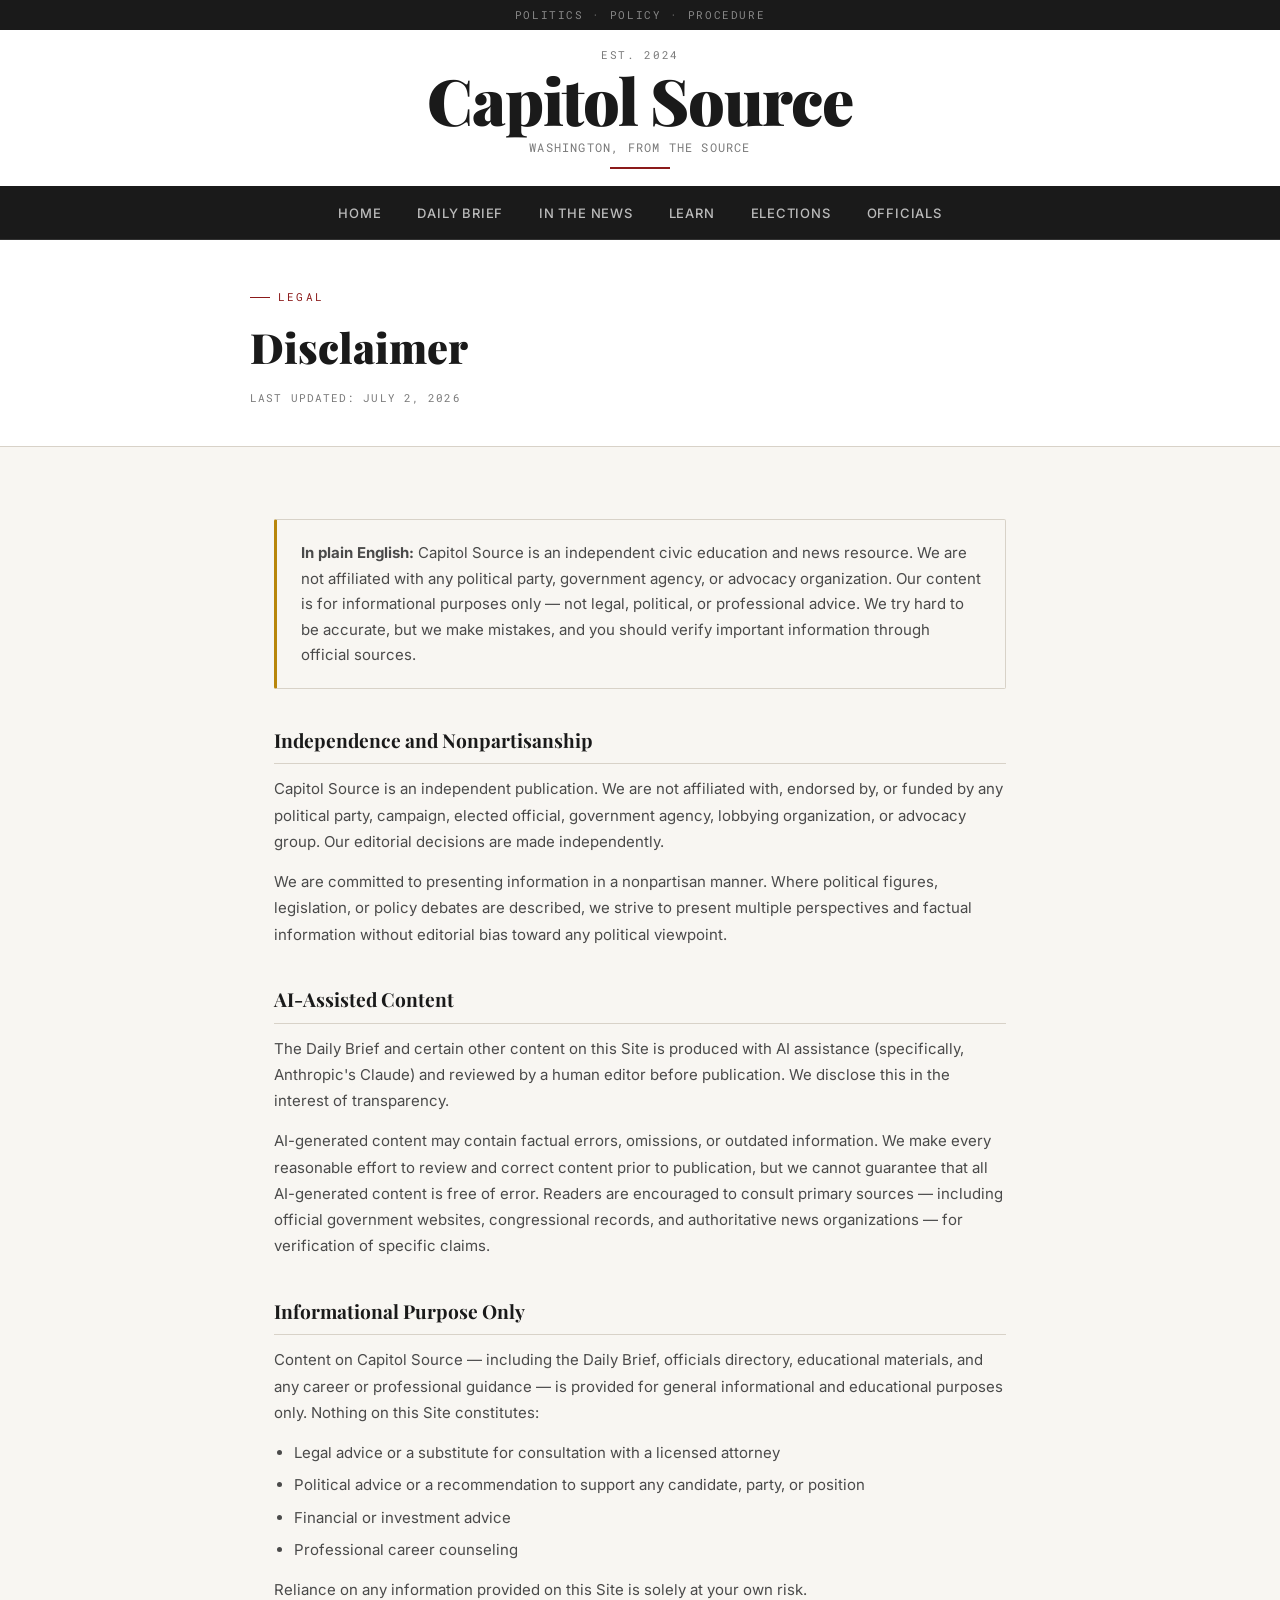
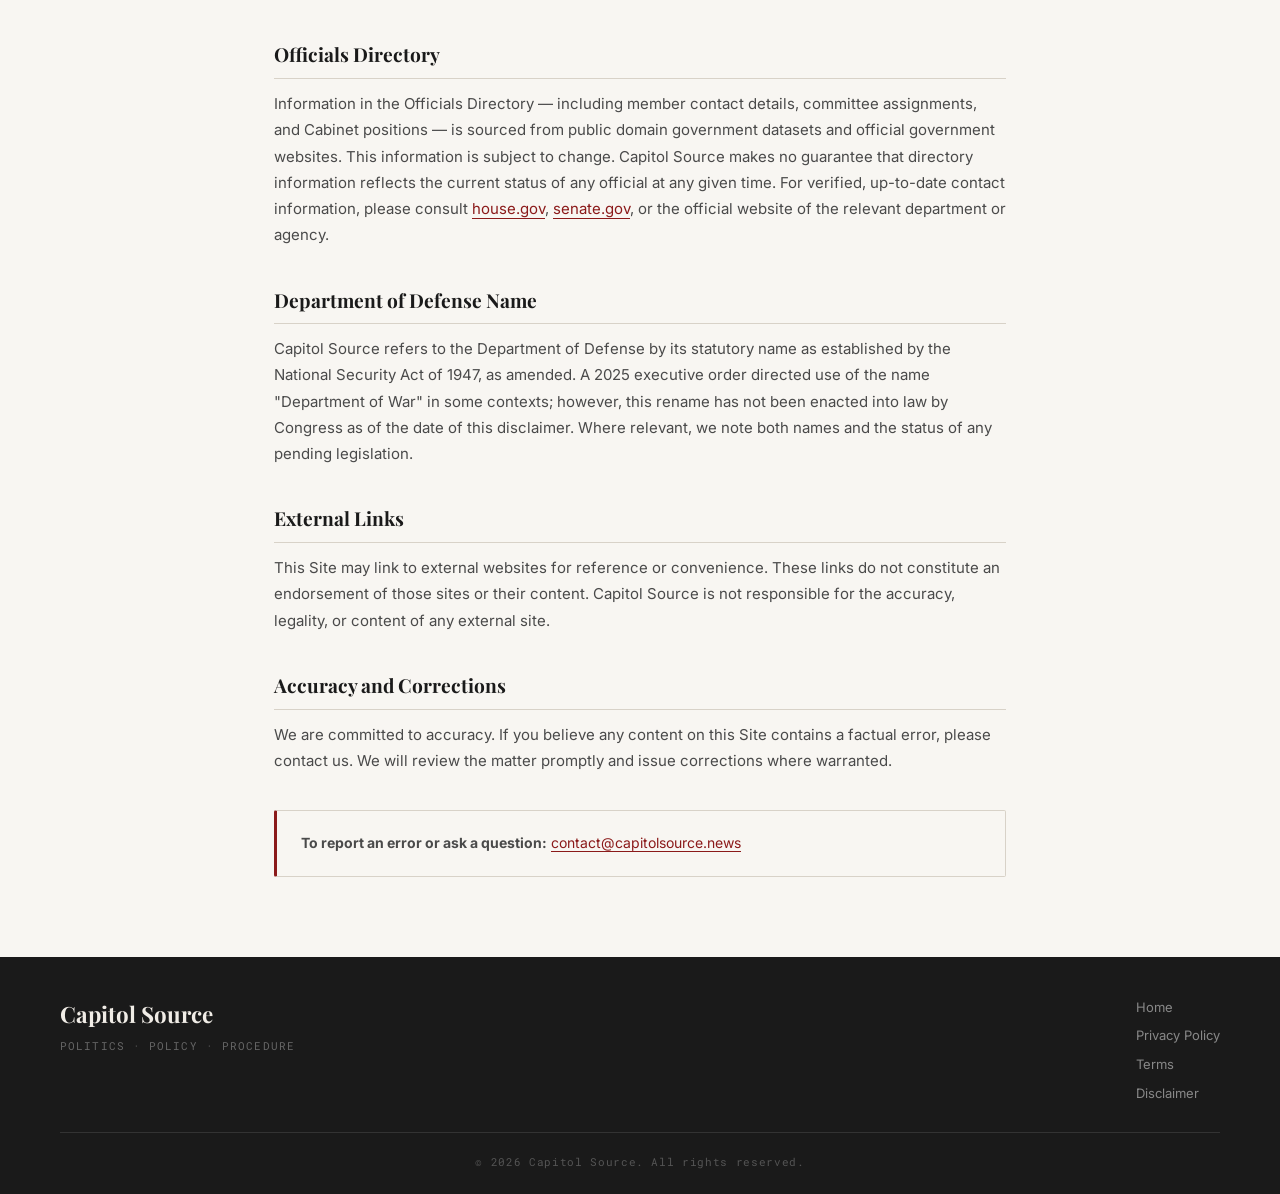
<file: disclaimer.html>
<!DOCTYPE html>
<html lang="en">
<head>
  <meta charset="UTF-8" />
  <meta name="viewport" content="width=device-width, initial-scale=1.0" />
  <title>Disclaimer — Capitol Source</title>
  <link rel="preconnect" href="https://fonts.googleapis.com" />
  <link rel="preconnect" href="https://fonts.gstatic.com" crossorigin />
  <link href="https://fonts.googleapis.com/css2?family=Playfair+Display:ital,wght@0,700;0,900;1,700&family=Inter:wght@300;400;500;600&family=Roboto+Mono:wght@400;500&display=swap" rel="stylesheet" />
  <link rel="stylesheet" href="style.css" />
  <style>
    .legal-hero { background: var(--bg-white); border-bottom: 1px solid var(--rule); padding: 48px 24px 40px; }
    .legal-hero-inner { max-width: 780px; margin: 0 auto; }
    .legal-hero h1 { font-family: var(--display); font-size: clamp(1.8rem,4vw,2.6rem); font-weight: 900; color: var(--ink); margin-bottom: 8px; }
    .legal-meta { font-family: var(--mono); font-size: 11px; color: var(--ink-muted); letter-spacing: 0.1em; text-transform: uppercase; }
    .legal-body { max-width: 780px; margin: 0 auto; padding: 48px 24px 80px; }
    .legal-body h2 { font-family: var(--display); font-size: 1.2rem; font-weight: 700; color: var(--ink); margin: 36px 0 12px; padding-bottom: 8px; border-bottom: 1px solid var(--rule); }
    .legal-body h2:first-child { margin-top: 0; }
    .legal-body p { color: var(--ink-light); line-height: 1.75; margin-bottom: 14px; font-size: 15px; }
    .legal-body ul { color: var(--ink-light); line-height: 1.75; margin: 0 0 14px 20px; font-size: 15px; }
    .legal-body li { margin-bottom: 6px; }
    .legal-body a { color: var(--accent); border-bottom: 1px solid currentColor; }
    .legal-contact { background: var(--bg); border: 1px solid var(--rule); border-left: 3px solid var(--accent); padding: 20px 24px; margin-top: 36px; border-radius: var(--radius); }
    .legal-contact p { margin: 0; font-size: 14px; color: var(--ink-light); }
    .highlight-box { background: var(--bg); border: 1px solid var(--rule); border-left: 3px solid var(--gold); padding: 20px 24px; margin: 24px 0; border-radius: var(--radius); }
    .highlight-box p { margin: 0; font-size: 15px; color: var(--ink-light); line-height: 1.7; }
  </style>
</head>
<body>

  <div class="topbar">
    <span class="topbar-tagline">Politics · Policy · Procedure</span>
  </div>

  <header class="site-header">
    <div class="header-inner">
      <div class="masthead">
        <p class="masthead-eyebrow">Est. 2024</p>
        <h1 class="masthead-title"><a href="index.html">Capitol Source</a></h1>
        <p class="masthead-sub">Washington, from the source</p>
      </div>
    </div>
  </header>

    <nav class="site-nav">
    <div class="nav-inner">
      <a href="/" class="nav-link">Home</a>
      <a href="briefs.html" class="nav-link">Daily Brief</a>
      <a href="news.html" class="nav-link">In the News</a>
      <a href="learn.html" class="nav-link">Learn</a>
      <a href="elections.html" class="nav-link">Elections</a>
      <a href="officials.html" class="nav-link">Officials</a>
    </div>
  </nav>

  <div class="legal-hero">
    <div class="legal-hero-inner">
      <div class="section-label">Legal</div>
      <h1>Disclaimer</h1>
      <p class="legal-meta">Last updated: July 2, 2026</p>
    </div>
  </div>

  <div class="legal-body">

    <div class="highlight-box">
      <p><strong>In plain English:</strong> Capitol Source is an independent civic education and news resource. We are not affiliated with any political party, government agency, or advocacy organization. Our content is for informational purposes only — not legal, political, or professional advice. We try hard to be accurate, but we make mistakes, and you should verify important information through official sources.</p>
    </div>

    <h2>Independence and Nonpartisanship</h2>
    <p>Capitol Source is an independent publication. We are not affiliated with, endorsed by, or funded by any political party, campaign, elected official, government agency, lobbying organization, or advocacy group. Our editorial decisions are made independently.</p>
    <p>We are committed to presenting information in a nonpartisan manner. Where political figures, legislation, or policy debates are described, we strive to present multiple perspectives and factual information without editorial bias toward any political viewpoint.</p>

    <h2>AI-Assisted Content</h2>
    <p>The Daily Brief and certain other content on this Site is produced with AI assistance (specifically, Anthropic's Claude) and reviewed by a human editor before publication. We disclose this in the interest of transparency.</p>
    <p>AI-generated content may contain factual errors, omissions, or outdated information. We make every reasonable effort to review and correct content prior to publication, but we cannot guarantee that all AI-generated content is free of error. Readers are encouraged to consult primary sources — including official government websites, congressional records, and authoritative news organizations — for verification of specific claims.</p>

    <h2>Informational Purpose Only</h2>
    <p>Content on Capitol Source — including the Daily Brief, officials directory, educational materials, and any career or professional guidance — is provided for general informational and educational purposes only. Nothing on this Site constitutes:</p>
    <ul>
      <li>Legal advice or a substitute for consultation with a licensed attorney</li>
      <li>Political advice or a recommendation to support any candidate, party, or position</li>
      <li>Financial or investment advice</li>
      <li>Professional career counseling</li>
    </ul>
    <p>Reliance on any information provided on this Site is solely at your own risk.</p>

    <h2>Officials Directory</h2>
    <p>Information in the Officials Directory — including member contact details, committee assignments, and Cabinet positions — is sourced from public domain government datasets and official government websites. This information is subject to change. Capitol Source makes no guarantee that directory information reflects the current status of any official at any given time. For verified, up-to-date contact information, please consult <a href="https://www.house.gov" target="_blank" rel="noopener">house.gov</a>, <a href="https://www.senate.gov" target="_blank" rel="noopener">senate.gov</a>, or the official website of the relevant department or agency.</p>

    <h2>Department of Defense Name</h2>
    <p>Capitol Source refers to the Department of Defense by its statutory name as established by the National Security Act of 1947, as amended. A 2025 executive order directed use of the name "Department of War" in some contexts; however, this rename has not been enacted into law by Congress as of the date of this disclaimer. Where relevant, we note both names and the status of any pending legislation.</p>

    <h2>External Links</h2>
    <p>This Site may link to external websites for reference or convenience. These links do not constitute an endorsement of those sites or their content. Capitol Source is not responsible for the accuracy, legality, or content of any external site.</p>

    <h2>Accuracy and Corrections</h2>
    <p>We are committed to accuracy. If you believe any content on this Site contains a factual error, please contact us. We will review the matter promptly and issue corrections where warranted.</p>

    <div class="legal-contact">
      <p><strong>To report an error or ask a question:</strong> <a href="mailto:contact@capitolsource.news">contact@capitolsource.news</a></p>
    </div>

  </div>

  <footer class="site-footer">
    <div class="footer-inner">
      <div class="footer-brand">
        <span class="footer-title">Capitol Source</span>
        <p>Politics · Policy · Procedure</p>
      </div>
      <div class="footer-links">
        <a href="index.html">Home</a>
        <a href="privacy.html">Privacy Policy</a>
        <a href="terms.html">Terms</a>
        <a href="disclaimer.html">Disclaimer</a>
      </div>
    </div>
    <div class="footer-bottom">
      <p>© <span id="footerYear"></span> Capitol Source. All rights reserved.</p>
    </div>
  </footer>
  <script>document.getElementById('footerYear').textContent = new Date().getFullYear();</script>
</body>
</html>
</file>
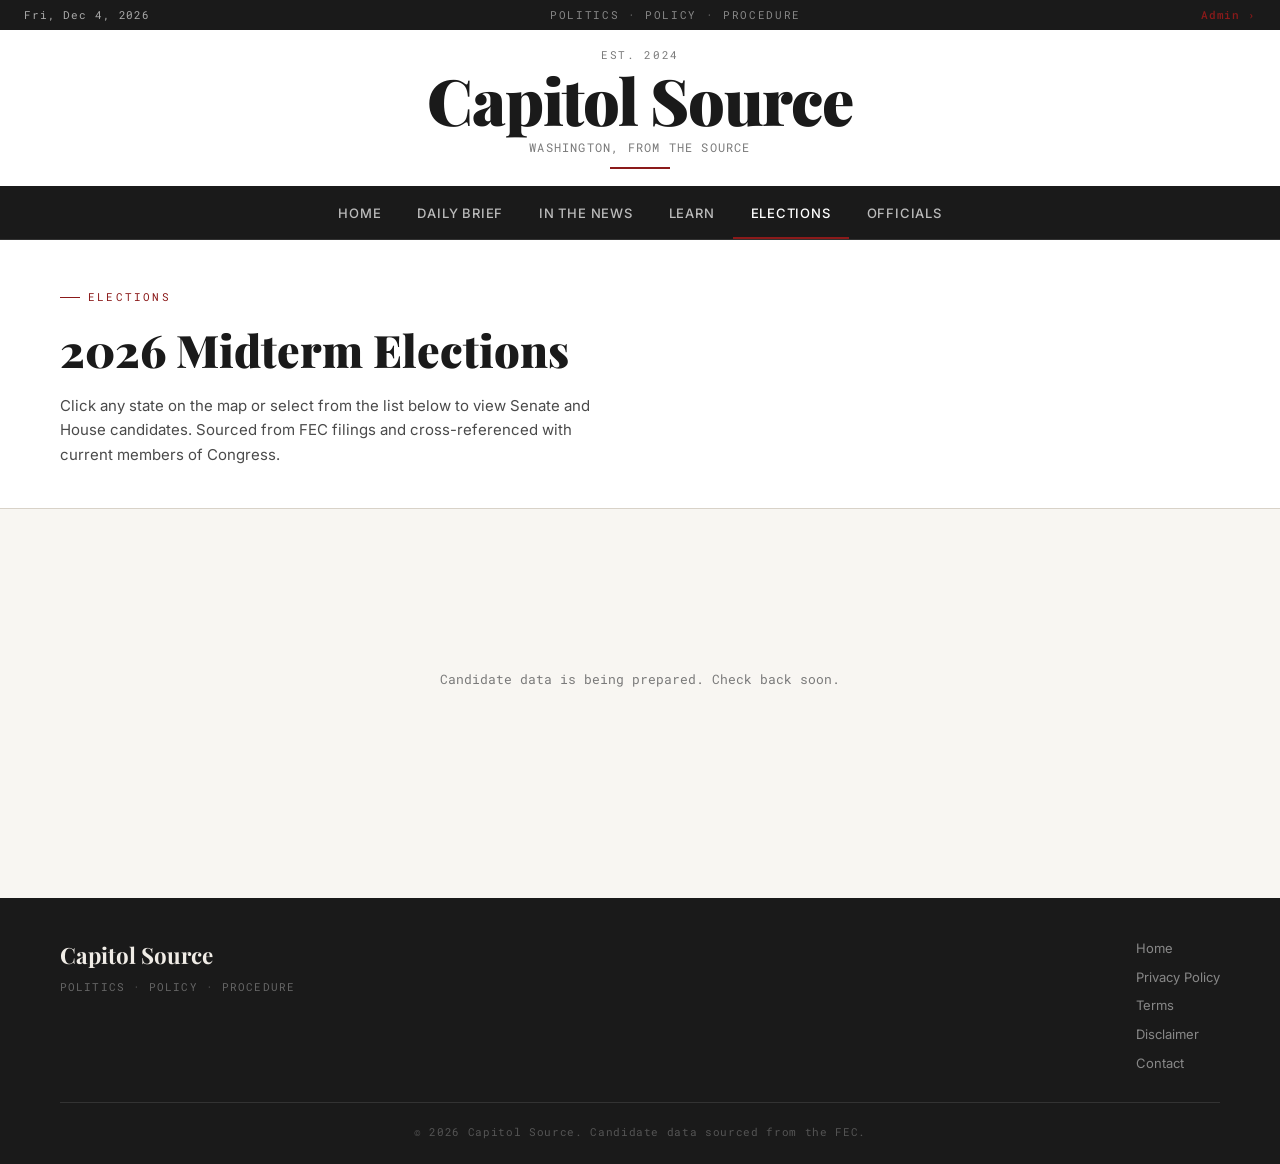
<file: elections.html>
<!DOCTYPE html>
<html lang="en">
<head>
  <meta charset="UTF-8" />
  <meta name="viewport" content="width=device-width, initial-scale=1.0" />
  <title>2026 Elections — Capitol Source</title>
  <meta name="description" content="2026 midterm election coverage — Senate and House candidates by state, with links to campaign websites and polling data." />
  <link rel="preconnect" href="https://fonts.googleapis.com" />
  <link rel="preconnect" href="https://fonts.gstatic.com" crossorigin />
  <link href="https://fonts.googleapis.com/css2?family=Playfair+Display:ital,wght@0,700;0,900;1,700&family=Inter:wght@300;400;500;600&family=Roboto+Mono:wght@400;500&display=swap" rel="stylesheet" />
  <link rel="stylesheet" href="style.css" />
  <style>
    .elec-hero { background: var(--bg-white); border-bottom: 1px solid var(--rule); padding: 48px 24px 40px; }
    .elec-hero-inner { max-width: var(--max-w); margin: 0 auto; display: flex; align-items: flex-start; justify-content: space-between; gap: 24px; flex-wrap: wrap; }
    .elec-hero h1 { font-family: var(--display); font-size: clamp(1.8rem,4vw,2.8rem); font-weight: 900; color: var(--ink); margin-bottom: 8px; }
    .elec-hero p { color: var(--ink-light); font-size: 15px; max-width: 540px; line-height: 1.65; }
    .elec-countdown { text-align: right; flex-shrink: 0; padding-top: 4px; }
    .elec-countdown-num { font-family: var(--display); font-size: 2.8rem; font-weight: 900; color: var(--accent); line-height: 1; }
    .elec-countdown-label { font-family: var(--mono); font-size: 10px; letter-spacing: 0.15em; text-transform: uppercase; color: var(--ink-muted); }

    .elec-stats { background: var(--bg); border-bottom: 1px solid var(--rule); padding: 16px 24px; }
    .elec-stats-inner { max-width: var(--max-w); margin: 0 auto; display: flex; gap: 32px; flex-wrap: wrap; align-items: center; }
    .elec-stat { display: flex; flex-direction: column; }
    .elec-stat-num { font-family: var(--display); font-size: 1.5rem; font-weight: 900; color: var(--ink); }
    .elec-stat-label { font-family: var(--mono); font-size: 10px; letter-spacing: 0.1em; text-transform: uppercase; color: var(--ink-muted); }
    .elec-source-note { font-family: var(--mono); font-size: 10px; color: var(--ink-muted); margin-left: auto; letter-spacing: 0.04em; }

    .map-section { background: var(--bg-white); border-bottom: 1px solid var(--rule); padding: 32px 24px; }
    .map-section-inner { max-width: var(--max-w); margin: 0 auto; }
    .map-label { font-family: var(--mono); font-size: 10px; letter-spacing: 0.2em; text-transform: uppercase; color: var(--accent); margin-bottom: 8px; }
    .map-subtitle { font-size: 13px; color: var(--ink-muted); margin-bottom: 16px; font-family: var(--mono); font-size: 11px; letter-spacing: 0.03em; }
    .map-wrap { position: relative; border: 1px solid var(--rule); border-radius: var(--radius); overflow: hidden; background: #f8f6f2; }
    .us-map { width: 100%; height: auto; display: block; }
    .us-map .state { fill: #c8c0b4; stroke: #fff; stroke-width: 1.5; cursor: pointer; transition: fill 0.15s; }
    .us-map .state:hover { fill: #a09488; }
    .us-map .state.active { fill: #8b1a1a; stroke: #fff; stroke-width: 2; }
    .map-tooltip { position: absolute; background: rgba(28,33,48,0.92); color: #fff; padding: 7px 12px; border-radius: 3px; font-family: var(--mono); font-size: 11px; pointer-events: none; opacity: 0; transition: opacity 0.1s; white-space: nowrap; z-index: 10; letter-spacing: 0.04em; }

    .elec-body { max-width: var(--max-w); margin: 0 auto; padding: 32px 24px 80px; }

    .select-prompt { text-align: center; padding: 48px 24px; font-family: var(--mono); font-size: 13px; color: var(--ink-muted); letter-spacing: 0.05em; border: 1px dashed var(--rule); border-radius: var(--radius); }
    .select-prompt span { display: block; font-size: 28px; margin-bottom: 12px; }

    .state-list-section { margin-top: 32px; }
    .state-list-label { font-family: var(--mono); font-size: 10px; letter-spacing: 0.2em; text-transform: uppercase; color: var(--ink-muted); margin-bottom: 12px; }
    .state-list-grid { display: grid; grid-template-columns: repeat(auto-fill, minmax(130px, 1fr)); gap: 6px; }
    .state-list-btn { background: var(--bg-white); border: 1px solid var(--rule); border-radius: var(--radius); padding: 8px 12px; font-size: 12px; font-family: var(--body); color: var(--ink-light); cursor: pointer; text-align: left; transition: border-color var(--transition), color var(--transition), background var(--transition); display: flex; justify-content: space-between; align-items: center; }
    .state-list-btn:hover { border-color: var(--accent); color: var(--ink); }
    .state-list-btn.active { background: var(--accent); color: #fff; border-color: var(--accent); }
    .state-list-btn.active .slb-count { color: rgba(255,255,255,0.7); }
    .slb-count { font-family: var(--mono); font-size: 10px; color: var(--ink-muted); }

    .state-header { display: flex; align-items: center; justify-content: space-between; margin-bottom: 24px; flex-wrap: wrap; gap: 12px; }
    .state-header h2 { font-family: var(--display); font-size: 1.8rem; font-weight: 900; color: var(--ink); }
    .state-header-meta { font-family: var(--mono); font-size: 11px; color: var(--ink-muted); letter-spacing: 0.05em; }
    .state-clear { font-family: var(--mono); font-size: 11px; color: var(--accent); letter-spacing: 0.06em; cursor: pointer; border: 1px solid var(--rule); border-radius: var(--radius); padding: 6px 12px; background: none; transition: background var(--transition); }
    .state-clear:hover { background: var(--bg); }

    .race-group { margin-bottom: 28px; }
    .race-group-label { font-family: var(--mono); font-size: 10px; letter-spacing: 0.2em; text-transform: uppercase; color: var(--accent); margin-bottom: 10px; display: flex; align-items: center; gap: 8px; }
    .race-group-label::before { content: ''; display: inline-block; width: 16px; height: 1px; background: var(--accent); }
    .candidate-grid { display: grid; grid-template-columns: repeat(auto-fill, minmax(240px, 1fr)); gap: 10px; }
    .candidate-card { background: var(--bg-white); border: 1px solid var(--rule); border-left: 3px solid var(--rule); border-radius: var(--radius); padding: 14px 16px; transition: box-shadow var(--transition); }
    .candidate-card.Democrat { border-left-color: #1a4a8a; }
    .candidate-card.Republican { border-left-color: #8b1a1a; }
    .candidate-card.Independent, .candidate-card.Other, .candidate-card.Unknown { border-left-color: #5a7a5a; }
    .candidate-card.Libertarian { border-left-color: #b8860b; }
    .candidate-card:hover { box-shadow: 0 2px 10px rgba(0,0,0,0.07); }
    .candidate-name { font-size: 14px; font-weight: 600; color: var(--ink); margin-bottom: 4px; }
    .candidate-meta { display: flex; align-items: center; gap: 6px; margin-bottom: 8px; flex-wrap: wrap; }
    .party-dot { display: inline-block; width: 6px; height: 6px; border-radius: 50%; flex-shrink: 0; }
    .party-dot.Democrat { background: #1a4a8a; }
    .party-dot.Republican { background: #8b1a1a; }
    .party-dot.Libertarian { background: #b8860b; }
    .party-dot.Independent, .party-dot.Other, .party-dot.Unknown { background: #5a7a5a; }
    .candidate-party-label { font-size: 12px; color: var(--ink-muted); }
    .incumbent-badge { font-family: var(--mono); font-size: 9px; letter-spacing: 0.08em; text-transform: uppercase; padding: 2px 5px; background: var(--bg); border: 1px solid var(--rule); border-radius: 2px; color: var(--ink-muted); }
    .current-member-badge { font-family: var(--mono); font-size: 9px; letter-spacing: 0.08em; text-transform: uppercase; padding: 2px 5px; background: #e8f0e8; border: 1px solid #b8d0b8; border-radius: 2px; color: #2d5a2d; }
    .candidate-links { display: flex; gap: 6px; flex-wrap: wrap; }
    .candidate-link { font-family: var(--mono); font-size: 10px; letter-spacing: 0.04em; color: var(--accent); border: 1px solid var(--rule); border-radius: 2px; padding: 3px 7px; text-decoration: none; transition: background var(--transition); }
    .candidate-link:hover { background: var(--bg); border-color: var(--accent); }

    .elec-loading { text-align: center; padding: 80px 24px; }
    .elec-loading .spinner { width: 28px; height: 28px; border: 2px solid var(--rule); border-top-color: var(--accent); border-radius: 50%; animation: spin 0.8s linear infinite; margin: 0 auto 14px; }
    @keyframes spin { to { transform: rotate(360deg); } }
    .elec-loading p { font-family: var(--mono); font-size: 13px; color: var(--ink-muted); }

    .between-cycles { text-align: center; padding: 80px 24px; max-width: 560px; margin: 0 auto; }
    .between-cycles h2 { font-family: var(--display); font-size: 1.8rem; font-weight: 700; color: var(--ink); margin-bottom: 10px; }
    .between-cycles p { color: var(--ink-light); font-size: 15px; line-height: 1.7; margin-bottom: 14px; }

    @media (max-width: 768px) {
      .candidate-grid { grid-template-columns: 1fr; }
      .elec-hero-inner { flex-direction: column; }
      .elec-countdown { text-align: left; }
      .state-list-grid { grid-template-columns: repeat(auto-fill, minmax(100px, 1fr)); }
    }
  </style>
</head>
<body>

  <div class="topbar">
    <span class="topbar-date" id="topbarDate"></span>
    <span class="topbar-tagline">Politics · Policy · Procedure</span>
    <a href="admin.html" class="topbar-admin">Admin ›</a>
  </div>

  <header class="site-header">
    <div class="header-inner">
      <div class="masthead">
        <p class="masthead-eyebrow">Est. 2024</p>
        <h1 class="masthead-title"><a href="/" style="color:inherit">Capitol Source</a></h1>
        <p class="masthead-sub">Washington, from the source</p>
      </div>
    </div>
  </header>

    <nav class="site-nav">
    <div class="nav-inner">
      <a href="/" class="nav-link">Home</a>
      <a href="briefs.html" class="nav-link">Daily Brief</a>
      <a href="news.html" class="nav-link">In the News</a>
      <a href="learn.html" class="nav-link">Learn</a>
      <a href="elections.html" class="nav-link active">Elections</a>
      <a href="officials.html" class="nav-link">Officials</a>
    </div>
  </nav>

  <div class="elec-hero">
    <div class="elec-hero-inner">
      <div>
        <div class="section-label">Elections</div>
        <h1 id="elecTitle">2026 Midterm Elections</h1>
        <p id="elecDesc">Click any state on the map or select from the list below to view Senate and House candidates. Sourced from FEC filings and cross-referenced with current members of Congress.</p>
      </div>
      <div class="elec-countdown" id="elecCountdown"></div>
    </div>
  </div>

  <div class="elec-stats" id="elecStats" style="display:none">
    <div class="elec-stats-inner">
      <div class="elec-stat">
        <span class="elec-stat-num" id="statTotal">—</span>
        <span class="elec-stat-label">Candidates</span>
      </div>
      <div class="elec-stat">
        <span class="elec-stat-num" id="statSenate">—</span>
        <span class="elec-stat-label">Senate</span>
      </div>
      <div class="elec-stat">
        <span class="elec-stat-num" id="statHouse">—</span>
        <span class="elec-stat-label">House</span>
      </div>
      <div class="elec-stat">
        <span class="elec-stat-num" id="statIncumbents">—</span>
        <span class="elec-stat-label">Incumbents</span>
      </div>
      <span class="elec-source-note">Source: FEC · Last updated <span id="lastUpdated"></span></span>
    </div>
  </div>

  <div class="map-section" id="mapSection" style="display:none">
    <div class="map-section-inner">
      <p class="map-label">Interactive Map — 2026</p>
      <p class="map-subtitle">Click a state to view candidates · Or use the state list below the map</p>
      <div class="map-wrap">
        <div class="map-tooltip" id="mapTooltip"></div>
        <svg class="us-map" viewBox="174 100 959 593" xmlns="http://www.w3.org/2000/svg" id="usMap">
          <path id="state-AK" class="state" data-abbr="AK" data-name="Alaska" d="M332.1,553.7l-0.3,85.4l1.6,1l3.1,0.2l1.5-1.1h2.6l0.2,2.9l7,6.8l0.5,2.6l3.4-1.9l0.6-0.2l0.3-3.1 l1.5-1.6l1.1-0.2l1.9-1.5l3.1,2.1l0.6,2.9l1.9,1.1l1.1,2.4l3.9,1.8l3.4,6l2.7,3.9l2.3,2.7l1.5,3.7l5,1.8l5.2,2.1l1,4.4l0.5,3.1 l-1,3.4l-1.8,2.3l-1.6-0.8l-1.5-3.1l-2.7-1.5l-1.8-1.1l-0.8,0.8l1.5,2.7l0.2,3.7l-1.1,0.5l-1.9-1.9l-2.1-1.3l0.5,1.6l1.3,1.8 l-0.8,0.8c0,0-0.8-0.3-1.3-1c-0.5-0.6-2.1-3.4-2.1-3.4l-1-2.3c0,0-0.3,1.3-1,1c-0.6-0.3-1.3-1.5-1.3-1.5l1.8-1.9l-1.5-1.5v-5h-0.8 l-0.8,3.4l-1.1,0.5l-1-3.7l-0.6-3.7l-0.8-0.5l0.3,5.7v1.1l-1.5-1.3l-3.6-6l-2.1-0.5l-0.6-3.7l-1.6-2.9l-1.6-1.1v-2.3l2.1-1.3 l-0.5-0.3l-2.6,0.6l-3.4-2.4l-2.6-2.9l-4.8-2.6l-4-2.6l1.3-3.2v-1.6l-1.8,1.6l-2.9,1.1l-3.7-1.1l-5.7-2.4h-5.5l-0.6,0.5l-6.5-3.9 l-2.1-0.3l-2.7-5.8l-3.6,0.3l-3.6,1.5l0.5,4.5l1.1-2.9l1,0.3l-1.5,4.4l3.2-2.7l0.6,1.6l-3.9,4.4l-1.3-0.3l-0.5-1.9l-1.3-0.8 l-1.3,1.1l-2.7-1.8l-3.1,2.1l-1.8,2.1l-3.4,2.1l-4.7-0.2l-0.5-2.1l3.7-0.6v-1.3l-2.3-0.6l1-2.4l2.3-3.9v-1.8l0.2-0.8l4.4-2.3l1,1.3 h2.7l-1.3-2.6l-3.7-0.3l-5,2.7l-2.4,3.4l-1.8,2.6l-1.1,2.3l-4.2,1.5l-3.1,2.6l-0.3,1.6l2.3,1l0.8,2.1l-2.7,3.2l-6.5,4.2l-7.8,4.2 l-2.1,1.1l-5.3,1.1l-5.3,2.3l1.8,1.3l-1.5,1.5l-0.5,1.1l-2.7-1l-3.2,0.2l-0.8,2.3h-1l0.3-2.4l-3.6,1.3l-2.9,1l-3.4-1.3l-2.9,1.9 h-3.2l-2.1,1.3l-1.6,0.8l-2.1-0.3l-2.6-1.1l-2.3,0.6l-1,1l-1.6-1.1v-1.9l3.1-1.3l6.3,0.6l4.4-1.6l2.1-2.1l2.9-0.6l1.8-0.8l2.7,0.2 l1.6,1.3l1-0.3l2.3-2.7l3.1-1l3.4-0.6l1.3-0.3l0.6,0.5h0.8l1.3-3.7l4-1.5l1.9-3.7l2.3-4.5l1.6-1.5l0.3-2.6l-1.6,1.3l-3.4,0.6 l-0.6-2.4l-1.3-0.3l-1,1l-0.2,2.9l-1.5-0.2l-1.5-5.8l-1.3,1.3l-1.1-0.5l-0.3-1.9l-4,0.2l-2.1,1.1l-2.6-0.3l1.5-1.5l0.5-2.6 l-0.6-1.9l1.5-1l1.3-0.2l-0.6-1.8v-4.4l-1-1l-0.8,1.5h-6.1l-1.5-1.3l-0.6-3.9l-2.1-3.6v-1l2.1-0.8l0.2-2.1l1.1-1.1l-0.8-0.5 l-1.3,0.5l-1.1-2.7l1-5l4.5-3.2l2.6-1.6l1.9-3.7l2.7-1.3l2.6,1.1l0.3,2.4l2.4-0.3l3.2-2.4l1.6,0.6l1,0.6h1.6l2.3-1.3l0.8-4.4 c0,0,0.3-2.9,1-3.4c0.6-0.5,1-1,1-1l-1.1-1.9l-2.6,0.8l-3.2,0.8l-1.9-0.5l-3.6-1.8l-5-0.2l-3.6-3.7l0.5-3.9l0.6-2.4l-2.1-1.8 l-1.9-3.7l0.5-0.8l6.8-0.5h2.1l1,1h0.6l-0.2-1.6l3.9-0.6l2.6,0.3l1.5,1.1l-1.5,2.1l-0.5,1.5l2.7,1.6l5,1.8l1.8-1l-2.3-4.4l-1-3.2 l1-0.8l-3.4-1.9l-0.5-1.1l0.5-1.6l-0.8-3.9l-2.9-4.7l-2.4-4.2l2.9-1.9h3.2l1.8,0.6l4.2-0.2l3.7-3.6l1.1-3.1l3.7-2.4l1.6,1l2.7-0.6 l3.7-2.1l1.1-0.2l1,0.8l4.5-0.2l2.7-3.1h1.1l3.6,2.4l1.9,2.1l-0.5,1.1l0.6,1.1l1.6-1.6l3.9,0.3l0.3,3.7l1.9,1.5l7.1,0.6l6.3,4.2 l1.5-1l5.2,2.6l2.1-0.6l1.9-0.8l4.8,1.9L332.1,553.7z M217,582.6l2.1,5.3l-0.2,1l-2.9-0.3l-1.8-4l-1.8-1.5H210l-0.2-2.6l1.8-2.4 l1.1,2.4l1.5,1.5L217,582.6z M214.4,616.1l3.7,0.8l3.7,1l0.8,1l-1.6,3.7l-3.1-0.2l-3.4-3.6L214.4,616.1z M193.7,602l1.1,2.6 l1.1,1.6l-1.1,0.8l-2.1-3.1V602H193.7z M180,675.1l3.4-2.3l3.4-1l2.6,0.3l0.5,1.6l1.9,0.5l1.9-1.9l-0.3-1.6l2.7-0.6l2.9,2.6 l-1.1,1.8l-4.4,1.1l-2.7-0.5l-3.7-1.1l-4.4,1.5l-1.6,0.3L180,675.1z M228.9,670.6l1.6,1.9l2.1-1.6l-1.5-1.3L228.9,670.6z M231.8,673.6l1.1-2.3l2.1,0.3l-0.8,1.9H231.8z M255.4,671.7l1.5,1.8l1-1.1l-0.8-1.9L255.4,671.7z M264.2,659.2l1.1,5.8l2.9,0.8 l5-2.9l4.4-2.6l-1.6-2.4l0.5-2.4l-2.1,1.3l-2.9-0.8l1.6-1.1l1.9,0.8l3.9-1.8l0.5-1.5l-2.4-0.8l0.8-1.9l-2.7,1.9l-4.7,3.6l-4.8,2.9 L264.2,659.2z M306.5,639.4l2.4-1.5l-1-1.8l-1.8,1L306.5,639.4z"/>
          <path id="state-AL" class="state" data-abbr="AL" data-name="Alabama" d="M799.6,566.8l-1.6-15.2l-2.7-18.8l0.2-14.1l0.8-31l-0.2-16.7l0.2-6.4l7.8-0.4l27.8-2.6l8.9-0.7 l-0.1,2.2l0.2,2.1l0.6,3.4l3.4,7.9l2.4,9.9l1.5,6.1l1.6,4.8l1.5,7l2.1,6.3l2.6,3.4l0.5,3.4l1.9,0.8l0.2,2.1l-1.8,4.8l-0.5,3.2 l-0.2,1.9l1.6,4.4l0.3,5.3l-0.8,2.4l0.6,0.8l1.5,0.8l1,2.5h-6.3l-6.8,0.6l-25.5,2.9l-10.4,1.4l-0.1,3.8l1.8,1.8l2.6,1.9l0.6,7.9 l-5.5,2.6l-2.7-0.3l2.7-1.9v-1l-3.1-6l-2.3-0.6l-1.5,4.4l-1.3,2.7l-0.6-0.2H799.6z"/>
          <path id="state-AR" class="state" data-abbr="AR" data-name="Arkansas" d="M765,445l-3.8,0.9l-6.2-0.5l0.7-3l3.2-2.7l0.5-2.3l-1.8-3l-11,0.5l-20.8,0.9l-23.3,0.7L679,437 l1.6,6.9v8.2l1.4,11l0.2,37.8l2.3,1.9l3-1.4l2.7,1.1l0.4,10.3l22.9-0.1l18.9-0.8l10.1-0.2l1.1-2.1l-0.3-3.5l-1.8-3l1.6-1.5 l-1.6-2.5l0.7-2.5l1.4-5.6l2.5-2.1l-0.7-2.3l3.7-5.4l2.7-1.4l-0.1-1.5l-0.3-1.8l2.9-5.6l2.4-1.3l0.4-3.4l1.8-1.2l0.9-4.2l-1.3-4 l4-2.4l0.6-2l1.2-4.3L765,445z"/>
          <path id="state-AZ" class="state" data-abbr="AZ" data-name="Arizona" d="M311.7,487.5l-2.6,2.2l-0.3,1.5l0.5,1l18.9,10.7l12.1,7.6l14.7,8.6l16.8,10l12.3,2.4l25.1,2.7 l2.5-12.5l3.8-27.2l7-52.9l4.3-31l-24.6-3.7l-27.2-4.6l-33.4-6.3l-2.9,18.1l-0.5,0.5l-1.7,2.6l-2.5-0.1l-1.3-2.7l-2.7-0.3l-0.9-1.1 h-0.9l-0.9,0.6l-1.9,1l-0.1,7l-0.2,1.7l-0.6,12.6l-1.5,2.2l-0.6,3.3l2.7,4.9l1.3,5.8l0.8,1l1,0.6l-0.1,2.3l-1.6,1.4l-3.4,1.7 l-1.9,1.9l-1.5,3.7l-0.6,4.9l-2.9,2.7l-2.1,0.7l-0.1,5.8l-0.5,1.7l0.5,0.8l3.7,0.6l-0.6,2.7l-1.5,2.2L311.7,487.5z"/>
          <path id="state-CA" class="state" data-abbr="CA" data-name="California" d="M310.7,486.8l3.8-0.5l1.5-2l0.7-1.9l-3.2-0.1l-1.1-1.8l0.8-1.7l0-6.2l2.2-1.3l2.7-2.6l0.4-4.9 l1.6-3.5l1.9-2.1l3.3-1.7l1.3-0.7l0.8-1.5l-0.9-0.9l-1-1.5l-0.9-5.3l-2.9-5.2l0.1-2.8l-2.2-3.2l-15-23.2l-19.4-28.7l-22.4-33 l-12.7-19.5l1.8-7.2l6.8-25.9l8.1-31.4l-12.4-3.3l-13.5-3.4l-12.6-4.1l-7.5-2.1l-11.4-3l-7.1-2.4l-1.6,4.7l-0.2,7.4l-5.2,11.8 l-3.1,2.6l-0.3,1.1l-1.8,0.8l-1.5,4.2l-0.8,3.2l2.7,4.2l1.6,4.2l1.1,3.6l-0.3,6.5l-1.8,3.1l-0.6,5.8l-1,3.7l1.8,3.9l2.7,4.5 l2.3,4.8l1.3,4l-0.3,3.2l-0.3,0.5v2.1l5.7,6.3l-0.5,2.4l-0.6,2.3l-0.6,1.9l0.2,8.2l2.1,3.7l1.9,2.6l2.7,0.5l1,2.7l-1.1,3.6 l-2.1,1.6h-1.1l-0.8,3.9l0.5,2.9l3.2,4.4l1.6,5.3l1.5,4.7l1.3,3.1l3.4,5.8l1.5,2.6l0.5,2.9l1.6,1v2.4l-0.8,1.9l-1.8,7.1l-0.5,1.9 l2.4,2.7l4.2,0.5l4.5,1.8l3.9,2.1h2.9l2.9,3.1l2.6,4.8l1.1,2.3l3.9,2.1l4.8,0.8l1.5,2.1l0.6,3.2l-1.5,0.6l0.3,1l3.2,0.8l2.7,0.2 l2.9,4.7l3.9,4.2l0.8,2.3l2.6,4.2l0.3,3.2v9.4l0.5,1.8l10,1.5l19.7,2.7L310.7,486.8z M222.8,437l1.3,1.5l-0.2,1.3l-3.2-0.1 l-0.6-1.2l-0.6-1.5L222.8,437z M224.7,437l1.2-0.6l3.6,2.1l3.1,1.2l-0.9,0.6l-4.5-0.2l-1.6-1.6L224.7,437z M245.4,456.8l1.8,2.3 l0.8,1l1.5,0.6l0.6-1.5l-1-1.8l-2.7-2l-1.1,0.2V456.8z M244,465.5l1.8,3.2l1.2,1.9l-1.5,0.2l-1.3-1.2c0,0-0.7-1.5-0.7-1.9 s0-2.2,0-2.2L244,465.5z"/>
          <path id="state-CO" class="state" data-abbr="CO" data-name="Colorado" d="M552.6,356.8l1.4-21.3l-32.1-3.1l-24.5-2.7l-37.3-4.1l-20.7-2.5l-2.6,22.2l-3.2,22.4l-3.8,28 l-1.5,11.1l-0.3,2.8l33.9,3.8l37.7,4.3l32,3.2l16.6,0.8"/>
          <path id="state-CT" class="state" data-abbr="CT" data-name="Connecticut" d="M1047.2,280.1l-0.6-4.2l-0.8-4.4l-1.6-6l-4.2,0.9l-21.8,4.8l0.6,3.3l1.5,7.3v8.1l-1.1,2.3l1.8,2.1 l5-3.4l3.6-3.2l1.9-2.1l0.8,0.6l2.7-1.5l5.2-1.1L1047.2,280.1z"/>
          <path id="state-DE" class="state" data-abbr="DE" data-name="Delaware" d="M996.4,330.4l0.6-2.1l0-1.2l-1.3-0.1l-2.1,1.6l-1.5,1.5l1.5,4.2l2.3,5.7l2.1,9.7l1.6,6.3l5-0.2 l6.1-1.2l-2.3-7.4l-1,0.5l-3.6-2.4l-1.8-4.7l-1.9-3.6l-2.3-1l-2.1-3.6L996.4,330.4z"/>
          <path id="state-FL" class="state" data-abbr="FL" data-name="Florida" d="M929.4,545.5l2.3,7.3l3.7,9.7l5.3,9.4l3.7,6.3l4.8,5.5l4,3.7l1.6,2.9l-1.1,1.3L953,593l2.9,7.4 l2.9,2.9l2.6,5.3l3.6,5.8l4.5,8.2l1.3,7.6l0.5,12l0.6,1.8l-0.3,3.4l-2.4,1.3l0.3,1.9l-0.6,1.9l0.3,2.4l0.5,1.9l-2.7,3.2l-3.1,1.5 l-3.9,0.2l-1.5,1.6l-2.4,1l-1.3-0.5l-1.1-1l-0.3-2.9l-0.8-3.4l-3.4-5.2l-3.6-2.3l-3.9-0.3l-0.8,1.3l-3.1-4.4l-0.6-3.6l-2.6-4 l-1.8-1.1l-1.6,2.1l-1.8-0.3l-2.1-5l-2.9-3.9l-2.9-5.3l-2.6-3.1l-3.6-3.7l2.1-2.4l3.2-5.5l-0.2-1.6l-4.5-1l-1.6,0.6l0.3,0.6l2.6,1 l-1.5,4.5l-0.8,0.5l-1.8-4l-1.3-4.8l-0.3-2.7l1.5-4.7v-9.5L910,585l-1.3-3.1l-5.2-1.3l-1.9-0.6l-1.6-2.6l-3.4-1.6l-1.1-3.4l-2.7-1 l-2.4-3.7l-4.2-1.5l-2.9-1.5h-2.6l-4,0.8l-0.2,1.9l0.8,1l-0.5,1.1l-3.1-0.2l-3.7,3.6l-3.6,1.9h-3.9l-3.2,1.3l-0.3-2.7l-1.6-1.9 l-2.9-1.1l-1.6-1.5l-8.1-3.9l-7.6-1.8l-4.4,0.6l-6,0.5l-6,2.1l-3.5,0.6l-0.2-8l-2.6-1.9l-1.8-1.8l0.3-3.1l10.2-1.3l25.5-2.9 l6.8-0.6l5.4,0.3l2.6,3.9l1.5,1.5l8.1,0.5l10.8-0.6l21.5-1.3l5.4-0.7l4.6,0l0.2,2.9l3.8,0.8l0.3-4.8l-1.6-4.5l1-0.7l5.1,0.5 L929.4,545.5z M941.9,677.9l2.4-0.6l1.3-0.2l1.5-2.3l2.3-1.6l1.3,0.5l1.7,0.3l0.4,1.1l-3.5,1.2l-4.2,1.5l-2.3,1.2L941.9,677.9z M955.4,672.9l1.2,1.1l2.7-2.1l5.3-4.2l3.7-3.9l2.5-6.6l1-1.7l0.2-3.4l-0.7,0.5l-1,2.8l-1.5,4.6l-3.2,5.3l-4.4,4.2l-3.4,1.9 L955.4,672.9z"/>
          <path id="state-GA" class="state" data-abbr="GA" data-name="Georgia" d="M863.6,458l-4.8,0.8l-8.4,1.1l-8.6,0.9v2.2l0.2,2.1l0.6,3.4l3.4,7.9l2.4,9.9l1.5,6.1l1.6,4.8l1.5,7 l2.1,6.3l2.6,3.4l0.5,3.4l1.9,0.8l0.2,2.1l-1.8,4.8l-0.5,3.2l-0.2,1.9l1.6,4.4l0.3,5.3l-0.8,2.4l0.6,0.8l1.5,0.8l0.6,3.4l2.6,3.9 l1.5,1.5l7.9,0.2l10.8-0.6l21.5-1.3l5.4-0.7l4.6,0l0.2,2.9l2.6,0.8l0.3-4.4l-1.6-4.5l1.1-1.6l5.8,0.8l5,0.3l-0.8-6.3l2.3-10 l1.5-4.2l-0.5-2.6l3.3-6.2l-0.5-1.4l-1.9,0.7l-2.6-1.3l-0.6-2.1l-1.3-3.6l-2.3-2.1l-2.6-0.6l-1.6-4.8l-2.9-6.3l-4.2-1.9l-2.1-1.9 l-1.3-2.6l-2.1-1.9l-2.3-1.3l-2.3-2.9l-3.1-2.3l-4.5-1.8l-0.5-1.5l-2.4-2.9l-0.5-1.5l-3.4-4.9l-3.4,0.2l-4.1-3l-1.3-1.3l-0.3-1.8 l0.8-1.9l2.4-1.2l-1.1-1.2l0.1-0.3l-5.8,1l-7,0.8L863.6,458z"/>
          <path id="state-HI" class="state" data-abbr="HI" data-name="Hawaii" d="M407.1,619.3l1.9-3.6l2.3-0.3l0.3,0.8l-2.1,3.1H407.1z M417.3,615.6l6.1,2.6l2.1-0.3l1.6-3.9 l-0.6-3.4l-4.2-0.5l-4,1.8L417.3,615.6z M448,625.6l3.7,5.5l2.4-0.3l1.1-0.5l1.5,1.3l3.7-0.2l1-1.5l-2.9-1.8l-1.9-3.7l-2.1-3.6 l-5.8,2.9L448,625.6z M468.2,634.5l1.3-1.9l4.7,1l0.6-0.5l6.1,0.6l-0.3,1.3l-2.6,1.5l-4.4-0.3L468.2,634.5z M473.5,639.7l1.9,3.9 l3.1-1.1l0.3-1.6l-1.6-2.1l-3.7-0.3V639.7z M480.5,638.5l2.3-2.9l4.7,2.4l4.4,1.1l4.4,2.7v1.9l-3.6,1.8l-4.8,1l-2.4-1.5 L480.5,638.5z M497.1,654.1l1.6-1.3l3.4,1.6l7.6,3.6l3.4,2.1l1.6,2.4l1.9,4.4l4,2.6l-0.3,1.3l-3.9,3.2l-4.2,1.5l-1.5-0.6l-3.1,1.8 l-2.4,3.2l-2.3,2.9l-1.8-0.2l-3.6-2.6l-0.3-4.5l0.6-2.4l-1.6-5.7l-2.1-1.8l-0.2-2.6l2.3-1l2.1-3.1l0.5-1l-1.6-1.8L497.1,654.1z"/>
          <path id="state-IA" class="state" data-abbr="IA" data-name="Iowa" d="M740.6,301.6l0.2,1.9l2.3,1.1l1.1,1.3l0.3,1.3l3.9,3.2l0.7,2.2l-0.8,2.9l-1.5,3.5l-0.8,2.7 l-2.2,1.6l-1.7,0.6l-5.5,1.5l-0.7,2.3l-0.8,2.3l0.6,1.4l1.7,1.7l0,3.7l-2.2,1.6l-0.5,1.5v2.5l-1.5,0.5l-1.7,1.4l-0.5,1.5l0.5,1.7 l-1.4,1.2l-2.3-2.7l-1.5-2.6l-8.3,0.8l-10.2,0.6l-25,0.7l-13,0.2l-9.4,0.2l-1.3,0.1l-1.7-4.5l-0.2-6.6l-1.6-4.1l-0.7-5.3l-2.3-3.7 l-0.9-4.8l-2.7-7.5l-1.1-5.4l-1.4-2.2l-1.6-2.7l1.8-4.3l1.4-5.7l-2.7-2.1l-0.5-2.7l0.9-2.5h1.7h11.5l49.6-0.7l19.9-0.7l1.9,2.7 l1.8,2.6l0.5,0.8l-1.8,2.7l0.5,4.2l2.5,3.9l3,1.8l2.4,0.2L740.6,301.6z"/>
          <path id="state-ID" class="state" data-abbr="ID" data-name="Idaho" d="M336.1,281c-22.6-4.3-14.1-2.8-21.1-4.4l4.4-17.5l4.3-17.7l1.4-4.2l2.5-5.9l-1.3-2.3l-2.5,0.1 l-0.8-1l0.5-1.1l0.3-3.1l4.5-5.5l1.8-0.5l1.1-1.1l0.6-3.2l0.9-0.7l3.9-5.8l3.9-4.3l0.2-3.8l-3.4-2.6l-1.3-4.4l0.4-9.7l3.7-16.5 l4.5-20.8l3.8-13.5l0.8-3.8l13,2.5l-4.2,21.5l2.9,7.7l-1.1,4.6l2,4.6l3.2,1.7l4.5,9.8l2.7,3.8l0.6,1.1l3.4,1.1l0.5,2.5l-6.9,16.8 l0.3,3.3l2.7,2.9l1.9,0.5l4.8-3.6l0.4-0.5l0.2,0.8l0.3,4.1l2.6,12.9l3.5,2.7l0.4,0.8l2.1,2.4l-0.8,2.8l0.7,3.8l1.9,0.9l2.1-1.6 l2.6-0.5l3.4,1.6l2.5-0.6l3.8-0.2l4,1.6l2.7-0.3l0.9-2.3l2.5-1.6l0.7,1.7l0.6,2.2l2.3,2.5l-3.8,24l-5.1,29l-4.2-0.3l-8.2-1.5 l-9.8-1.8l-12.2-2.4l-12.5-2.5l-8.5-1.8l-9.3-1.7L336.1,281z"/>
          <path id="state-IL" class="state" data-abbr="IL" data-name="Illinois" d="M791.8,401.6V398l0.3-4.9l2.4-3.1l1.8-3.8l2.6-3.9l-0.4-5.3l-2-3.5l-0.1-3.3l0.7-5.3l-0.8-7.2 l-1.1-15.8l-1.3-15l-0.9-11.6l-0.3-0.9l-0.8-2.6l-1.3-3.7l-1.6-1.8l-1.5-2.6l-0.2-5.5l-9.9,1.3l-27.2,1.7l-8.7-0.4l0.2,2.4l2.3,0.7 l0.9,1.1l0.5,1.8l3.9,3.4l0.7,2.3l-0.7,3.4l-1.8,3.7l-0.7,2.5l-2.3,1.8l-1.8,0.7l-5.3,1.4l-0.7,1.8L736,330l0.7,1.4l1.8,1.6 l-0.2,4.1l-1.8,1.6l-0.7,1.6v2.7l-1.8,0.5l-1.6,1.1l-0.2,1.4l0.2,2.1l-1.7,1.3l-1,2.8l0.5,3.7l2.3,7.3l7.3,7.5l5.5,3.7l-0.2,4.3 l0.9,1.4l6.4,0.5l2.7,1.4l-0.7,3.7l-2.3,5.9l-0.7,3.2l2.3,3.9l6.4,5.3l4.6,0.7l2.1,5l2.1,3.2l-0.9,3l1.6,4.1l1.8,2.1l1.9-0.8 l0.7-2.2l2-1.4l3.2-1.1l3.1,1.2l2.9,1.1l0.8-0.2l-0.1-1.2l-1.1-2.8l0.4-2.4l2.3-1.6l2.4-1l1.2-0.4l-0.6-1.3l-0.8-2.2l1.2-1.3 L791.8,401.6z"/>
          <path id="state-IN" class="state" data-abbr="IN" data-name="Indiana" d="M792.4,400.9l0.1-2.9l0.5-4.5l2.3-2.9l1.8-3.9l2.6-4.2l-0.5-5.8l-1.8-2.7l-0.3-3.2l0.8-5.5l-0.5-7 l-1.3-16l-1.3-15.4l-1-11.7l3.1,0.9l1.5,1l1.1-0.3l2.1-1.9l2.8-1.6l5.1-0.2l22-2.3l5.6-0.5l1.5,16l4.3,36.8l0.6,5.8L843,371 l1.2,1.8l0.1,1.4l-2.5,1.6l-3.5,1.6l-3.2,0.6l-0.6,4.9l-4.6,3.3l-2.8,4l0.3,2.4l-0.6,1.5h-3.3l-1.6-1.6l-2.5,1.3l-2.7,1.5l0.2,3.1 l-1.2,0.3l-0.5-1l-2.2-1.5l-3.3,1.3l-1.6,3l-1.4-0.8l-1.5-1.6l-4.5,0.5l-5.6,1L792.4,400.9z"/>
          <path id="state-KS" class="state" data-abbr="KS" data-name="Kansas" d="M677.4,425.1l-12.6,0.2l-46.1-0.5l-44.6-2.1l-24.6-1.3l4.1-64.7l21.8,0.8l40.5,1.4l44.1,0.5h5.1 l3.2,3.2l2.8,0.2l0.9,1.1v2l-1.8,1.6l-0.5,2.6l2.2,3.6l2.5,3.1l2.5,2l1.1,11.2L677.4,425.1z"/>
          <path id="state-KY" class="state" data-abbr="KY" data-name="Kentucky" d="M895.8,397.8l-2.3,2.7l-4.2,3.6L885,410l-1.8,1.8v2.1l-3.9,2.1l-5.7,3.4l-3.5,0.4l-51.9,4.9 l-15.8,1.8l-4.6,0.5l-3.9,0l-0.2,4.2l-8.2,0.1l-7,0.6l-10.4,0.2l1.9-0.2l2.2-1.8l2.1-1.1l0.2-3.2l0.9-1.8l-1.6-2.5l0.8-1.9l2.3-1.8 l2.1-0.6l2.7,1.3l3.6,1.3l1.1-0.3l0.2-2.3l-1.3-2.4l0.3-2.3l1.9-1.5l2.6-0.6l1.6-0.6l-0.8-1.8l-0.6-1.9l1.1-0.8l1.1-3.3l3-1.7 l5.8-1l3.6-0.5l1.5,1.9l1.8,0.8l1.8-3.2l2.9-1.5l1.9,1.6l0.8,1.1l2.1-0.5l-0.2-3.4l2.9-1.6l1.1-0.8l1.1,1.6h4.7l0.8-2.1l-0.3-2.3 l2.9-3.6l4.7-3.9l0.5-4.5l2.7-0.3l3.9-1.8l2.7-1.9l-0.3-1.9l-1.5-1.5l0.6-2.2l4.1-0.2l2.4-0.8l2.9,1.6l1.6,4.4l5.8,0.3l1.8,1.8 l2.1,0.2l2.4-1.5l3.1,0.5l1.3,1.5l2.7-2.6l1.8-1.3h1.6l0.6,2.7l1.8,1l2.4,2.2l0.2,5.5l0.8,1.6l2.6,1.5l0.6,2.3l2.9,3.7l2.6,2.7 L895.8,397.8z"/>
          <path id="state-LA" class="state" data-abbr="LA" data-name="Louisiana" d="M776.2,573l-1-2.6l-1.1-3.1l-3.3-3.5l0.9-6.8l-0.1-1.1l-1.3,0.3l-8.2,0.9l-25,0.5l-0.7-2.4l0.9-8.5 l3.3-5.9l5-8.7l-0.6-2.4l1.3-0.7l0.5-2l-2.3-2.1l-0.1-1.9l-1.8-4.3l-0.5-5.9l-9.7,0.1l-19.2,0.9l-22.2,0l0,9.6l0.7,9.4l0.7,3.9 l2.5,4.1l0.9,5l4.3,5.5l0.2,3.2l0.7,0.7l-0.7,8.5l-3,5l1.6,2.1l-0.7,2.5l-0.7,7.3l-1.4,3.2l0.1,3.6l4.7-1.5l8.1-0.3l10.3,3.6 l6.5,1.1l3.7-1.5l3.2,1.1l3.2,1l0.8-2.1l-3.2-1.1l-2.6,0.5l-2.7-1.6c0,0,0.2-1.3,0.8-1.5c0.6-0.2,3.1-1,3.1-1l1.8,1.5l1.8-1 l3.2,0.6l1.5,2.4l0.3,2.3l4.5,0.3l1.8,1.8l-0.8,1.6l-1.3,0.8l1.6,1.6l8.4,3.6l3.6-1.3l1-2.4l2.6-0.6l1.8-1.5l1.3,1l0.8,2.9 l-2.3,0.8l0.6,0.6l3.4-1.3l2.3-3.4l0.8-0.5l-2.1-0.3l0.8-1.6l-0.2-1.5l2.1-0.5l1.1-1.3l0.6,0.8c0,0-0.2,3.1,0.6,3.1 c0.8,0,4.2,0.6,4.2,0.6l4,1.9l1,1.5h2.9l1.1,1l2.3-3.1v-1.5h-1.3l-3.4-2.7l-5.8-0.8l-3.2-2.3l1.1-2.7l2.3,0.3l0.2-0.6l-1.8-1v-0.5 h3.2l1.8-3.1l-1.3-1.9l-0.3-2.7l-1.5,0.2l-1.9,2.1l-0.6,2.6l-3.1-0.6l-1-1.8l1.8-1.9l2-1.8L776.2,573z"/>
          <path id="state-MA" class="state" data-abbr="MA" data-name="Massachusetts" d="M1074,273.9l2.2-0.7l0.5-1.7l1,0.1l1,2.3l-1.3,0.5l-3.9,0.1L1074,273.9z M1064.6,274.7l2.3-2.6h1.6 l1.8,1.5l-2.4,1l-2.2,1L1064.6,274.7z M1029.8,252.7l17.5-4.2l2.3-0.6l2.1-3.2l3.7-1.7l2.9,4.4l-2.4,5.2l-0.3,1.5l1.9,2.6l1.1-0.8 h1.8l2.3,2.6l3.9,6l3.6,0.5l2.3-1l1.8-1.8l-0.8-2.7l-2.1-1.6l-1.5,0.8l-1-1.3l0.5-0.5l2.1-0.2l1.8,0.8l1.9,2.4l1,2.9l0.3,2.4 l-4.2,1.5l-3.9,1.9l-3.9,4.5l-1.9,1.5v-1l2.4-1.5l0.5-1.8l-0.8-3.1l-2.9,1.5l-0.8,1.5l0.5,2.3l-2.1,1l-2.7-4.5l-3.4-4.4l-2.1-1.8 l-6.5,1.9l-5.1,1.1l-21.8,4.8l-0.4-4.9l0.6-10.6l5.2-0.9L1029.8,252.7z"/>
          <path id="state-MD" class="state" data-abbr="MD" data-name="Maryland" d="M1011,355.3l-6.1,1.3l-5.8,0.2l-1.8-7.1l-2.1-9.7l-2.3-5.7l-1.3-4.4l-7.5,1.6l-14.9,2.8l-37.5,7.6 l1.1,5l1,5.7l0.3-0.3l2.1-2.4l2.3-2.6l2.4-0.6l1.5-1.5l1.8-2.6l1.3,0.6l2.9-0.3l2.6-2.1l2-1.5l1.8-0.5l1.6,1.1l2.9,1.5l1.9,1.8 l1.2,1.5l4.1,1.7v2.9l5.5,1.3l1.1,0.5l1.4-2l2.9,2l-1.3,2.5l-0.8,4l-1.8,2.6v2.1l0.6,1.8l5.1,1.4l4.3-0.1l3.1,1l2.1,0.3l1-2.1 l-1.5-2.1v-1.8l-2.4-2.1l-2.1-5.5l1.3-5.3l-0.2-2.1l-1.3-1.3c0,0,1.5-1.6,1.5-2.3c0-0.6,0.5-2.1,0.5-2.1l1.9-1.3l1.9-1.6l0.5,1 l-1.5,1.6l-1.3,3.7l0.3,1.1l1.8,0.3l0.5,5.5l-2.1,1l0.3,3.6l0.5-0.2l1.1-1.9l1.6,1.8l-1.6,1.3l-0.3,3.4l2.6,3.4l3.9,0.5l1.6-0.8 l3.2,4.2l1.4,0.5l6.7-2.8l2-4L1011,355.3z M994.3,364.3l1.1,2.5l0.2,1.8l1.1,1.9c0,0,0.9-0.9,0.9-1.2c0-0.3-0.7-3.1-0.7-3.1 l-0.7-2.3L994.3,364.3z"/>
          <path id="state-ME" class="state" data-abbr="ME" data-name="Maine" d="M1097.2,177.3l1.9,2.1l2.3,3.7v1.9l-2.1,4.7l-1.9,0.6l-3.4,3.1l-4.8,5.5c0,0-0.6,0-1.3,0 c-0.6,0-1-2.1-1-2.1l-1.8,0.2l-1,1.5l-2.4,1.5l-1,1.5l1.6,1.5l-0.5,0.6l-0.5,2.7l-1.9-0.2v-1.6l-0.3-1.3l-1.5,0.3l-1.8-3.2 l-2.1,1.3l1.3,1.5l0.3,1.1l-0.8,1.3l0.3,3.1l0.2,1.6l-1.6,2.6l-2.9,0.5l-0.3,2.9l-5.3,3.1l-1.3,0.5l-1.6-1.5l-3.1,3.6l1,3.2 l-1.5,1.3l-0.2,4.4l-1.1,6.3l-2.5-1.2l-0.5-3.1l-3.9-1.1l-0.3-2.7l-7.3-23.4l-4.2-13.6l1.4-0.1l1.5,0.4v-2.6l0.8-5.5l2.6-4.7l1.5-4 l-1.9-2.4v-6l0.8-1l0.8-2.7l-0.2-1.5l-0.2-4.8l1.8-4.8l2.9-8.9l2.1-4.2h1.3l1.3,0.2v1.1l1.3,2.3l2.7,0.6l0.8-0.8v-1l4-2.9l1.8-1.8 l1.5,0.2l6,2.4l1.9,1l9.1,29.9h6l0.8,1.9l0.2,4.8l2.9,2.3h0.8l0.2-0.5l-0.5-1.1L1097.2,177.3z M1076.3,207.5l1.5-1.5l1.4,1.1 l0.6,2.4l-1.7,0.9L1076.3,207.5z M1083,201.6l1.8,1.9c0,0,1.3,0.1,1.3-0.2s0.2-2,0.2-2l0.9-0.8l-0.8-1.8l-2,0.7L1083,201.6z"/>
          <path id="state-MI" class="state" data-abbr="MI" data-name="Michigan" d="M755.6,182.1l1.8-2.1l2.2-0.8l5.4-3.9l2.3-0.6l0.5,0.5l-5.1,5.1l-3.3,1.9l-2.1,0.9L755.6,182.1z M841.8,214.2l0.6,2.5l3.2,0.2l1.3-1.2c0,0-0.1-1.5-0.4-1.6c-0.3-0.2-1.6-1.9-1.6-1.9l-2.2,0.2l-1.6,0.2l-0.3,1.1L841.8,214.2z M871.9,277.2l-3.2-8.2l-2.3-9.1l-2.4-3.2l-2.6-1.8l-1.6,1.1l-3.9,1.8l-1.9,5l-2.7,3.7l-1.1,0.6l-1.5-0.6c0,0-2.6-1.5-2.4-2.1 c0.2-0.6,0.5-5,0.5-5l3.4-1.3l0.8-3.4l0.6-2.6l2.4-1.6l-0.3-10l-1.6-2.3l-1.3-0.8l-0.8-2.1l0.8-0.8l1.6,0.3l0.2-1.6L850,231 l-1.3-2.6h-2.6l-4.5-1.5l-5.5-3.4h-2.7l-0.6,0.6l-1-0.5l-3.1-2.3l-2.9,1.8l-2.9,2.3l0.3,3.6l1,0.3l2.1,0.5l0.5,0.8l-2.6,0.8 l-2.6,0.3l-1.5,1.8l-0.3,2.1l0.3,1.6l0.3,5.5l-3.6,2.1l-0.6-0.2v-4.2l1.3-2.4l0.6-2.4l-0.8-0.8l-1.9,0.8l-1,4.2l-2.7,1.1l-1.8,1.9 l-0.2,1l0.6,0.8l-0.6,2.6l-2.3,0.5v1.1l0.8,2.4l-1.1,6.1l-1.6,4l0.6,4.7l0.5,1.1l-0.8,2.4l-0.3,0.8l-0.3,2.7l3.6,6l2.9,6.5l1.5,4.8 l-0.8,4.7l-1,6l-2.4,5.2l-0.3,2.7l-3.3,3.1l4.4-0.2l21.4-2.3l7.3-1l0.1,1.7l6.9-1.2l10.3-1.5l3.9-0.5l0.1-0.6l0.2-1.5l2.1-3.7 l2-1.7l-0.2-5.1l1.6-1.6l1.1-0.3l0.2-3.6l1.5-3l1.1,0.6l0.2,0.6l0.8,0.2l1.9-1L871.9,277.2z M741.5,211.2l0.7-0.6l2.7-0.8l3.6-2.3 v-1l0.6-0.6l6-1l2.4-1.9l4.4-2.1l0.2-1.3l1.9-2.9l1.8-0.8l1.3-1.8l2.3-2.3l4.4-2.4l4.7-0.5l1.1,1.1l-0.3,1l-3.7,1l-1.5,3.1 l-2.3,0.8l-0.5,2.4l-2.4,3.2l-0.3,2.6l0.8,0.5l1-1.1l3.6-2.9l1.3,1.3h2.3l3.2,1l1.5,1.1l1.5,3.1l2.7,2.7l3.9-0.2l1.5-1l1.6,1.3 l1.6,0.5l1.3-0.8h1.1l1.6-1l4-3.6l3.4-1.1l6.6-0.3l4.5-1.9l2.6-1.3l1.5,0.2v5.7l0.5,0.3l2.9,0.8l1.9-0.5l6.1-1.6l1.1-1.1l1.5,0.5v7 l3.2,3.1l1.3,0.6l1.3,1l-1.3,0.3l-0.8-0.3l-3.7-0.5l-2.1,0.6l-2.3-0.2l-3.2,1.5h-1.8l-5.8-1.3l-5.2,0.2l-1.9,2.6l-7,0.6l-2.4,0.8 l-1.1,3.1l-1.3,1.1l-0.5-0.2l-1.5-1.6l-4.5,2.4h-0.6l-1.1-1.6l-0.8,0.2l-1.9,4.4l-1,4l-3.2,7l-1.2-1l-1.4-1l-1.9-10.3l-3.5-1.4 l-2.1-2.3l-12.1-2.7l-2.9-1l-8.2-2.2l-7.9-1.1L741.5,211.2z"/>
          <path id="state-MN" class="state" data-abbr="MN" data-name="Minnesota" d="M645.9,228.5l-0.5-8.5l-1.8-7.3l-1.8-13.5l-0.5-9.8l-1.8-3.4l-1.6-5v-10.3l0.7-3.9l-1.8-5.5l30.1,0 l0.3-8.2l0.6-0.2l2.3,0.5l1.9,0.8l0.8,5.5l1.5,6.1l1.6,1.6h4.8l0.3,1.5l6.3,0.3v2.1h4.8l0.3-1.3l1.1-1.1l2.3-0.6l1.3,1h2.9l3.9,2.6 l5.3,2.4l2.4,0.5l0.5-1l1.5-0.5l0.5,2.9l2.6,1.3l0.5-0.5l1.3,0.2v2.1l2.6,1h3.1l1.6-0.8l3.2-3.2l2.6-0.5l0.8,1.8l0.5,1.3h1l1-0.8 l8.9-0.3l1.8,3.1h0.6l0.7-1.1l4.4-0.4l-0.6,2.3l-3.9,1.8l-9.2,4.1l-4.8,2l-3.1,2.6l-2.4,3.6l-2.3,3.9l-1.8,0.8l-4.5,5l-1.3,0.2 l-3.8,2.9l-2.8,3.2l-0.2,3l0.2,7.8l-1.6,1.6L704,228l-1.8,5.7l2.5,3.6l0.5,2.5l-1.1,3l-0.2,3.7l0.5,7.1l3.4,4.1h3l2.5,2.3l3.2,1.4 l3.7,5l7.1,5l1.8,2.1l0.2,5.5l-20.6,0.7l-60.2,0.5l-0.3-35.7l-0.5-3l-4.1-3.4l-1.1-1.8v-1.6l2.1-1.6l1.4-1.4L645.9,228.5z"/>
          <path id="state-MO" class="state" data-abbr="MO" data-name="Missouri" d="M729.8,349.5l-2.5-3.1l-1.1-2.3l-7.8,0.7l-9.8,0.5l-25.4,0.9l-13.5,0.2l-7.9,0.1l-2.3,0.1l1.3,2.5 l-0.2,2.3l2.5,3.9l3.1,4.1l3.1,2.7l2.3,0.2l1.4,0.9v3l-1.8,1.6l-0.5,2.3l2.1,3.4l2.5,3l2.5,1.8l1.4,11.7l-0.7,35.3l0.2,4.7l0.5,5.4 l23.4-0.1l23.2-0.7l20.8-0.8l11.7-0.2l2.2,3.4l-0.7,3.3l-3.1,2.4l-0.6,1.8l5.4,0.5l3.9-0.7l1.7-5.5l0.7-5.9l2.3-2l1.7-1.5l2.1-1 l0.1-2.9l0.6-1.7l-1-1.7l-2.7,0.1l-2.2-2.6l-1.4-4.2l0.8-2.5l-1.9-3.4l-1.8-4.6l-4.8-0.8l-7-5.6l-1.7-4.1l0.8-3.2l2.1-6.1l0.5-2.9 l-1.9-1l-6.9-0.8l-1-1.7l-0.1-4.2l-5.5-3.4l-7-7.8l-2.3-7.3l-0.2-4.2L729.8,349.5z"/>
          <path id="state-MS" class="state" data-abbr="MS" data-name="Mississippi" d="M798.6,567l-0.3,1.3h-5.2l-1.5-0.8l-2.1-0.3l-6.8,1.9l-1.8-0.8l-2.6,4.2l-1.1,0.8l-1.1-2.5 l-1.1-3.9l-3.4-3.2l1.1-7.5l-0.7-0.9l-1.8,0.2l-8.2,0.7l-24.2,0.7l-0.5-1.6l0.7-8l3.4-6.2l5.3-9.1l-0.9-2.1h1.1l0.7-3.2l-2.3-1.8 l0.2-1.8l-2.1-4.6l-0.3-5.3l1.4-2.7l-0.4-4.3l-1.4-3l1.4-1.4l-1.4-2.1l0.5-1.8l0.9-6.2l3-2.7l-0.7-2.1l3.7-5.3l2.7-0.9v-2.5 l-0.7-1.4l2.7-5.3l2.7-1.1l0.1-3.4l8.7-0.1l24.1-1.9l4.6-0.2l0,6.4l0.2,16.7l-0.8,31l-0.2,14.1l2.7,18.8L798.6,567z"/>
          <path id="state-MT" class="state" data-abbr="MT" data-name="Montana" d="M530.7,222.3l0.6-11.2l2.3-24.8c0.5-5,1.1-8.5,1.4-15.4l0.9-14.6l-30.7-2.8L476,150l-29.3-4 l-32.3-5.3l-18.4-3.4l-32.7-6.9l-4.5,21.3l3.4,7.5l-1.4,4.6l1.8,4.6l3.2,1.4l4.6,10.8l2.7,3.2l0.5,1.1l3.4,1.1l0.5,2.1l-7.1,17.6 v2.5l2.5,3.2h0.9l4.8-3l0.7-1.1l1.6,0.7l-0.2,5.3l2.7,12.6l3,2.5l0.9,0.7l1.8,2.3l-0.5,3.4l0.7,3.4l1.1,0.9l2.3-2.3h2.7l3.2,1.6 l2.5-0.9h4.1l3.7,1.6l2.7-0.5l0.5-3l3-0.7l1.4,1.4l0.5,3.2l1.8,1.4l1.5-11.6l20.7,3l28.2,4l16.6,1.9l31.4,3.5l11,1.5l1.1-15.4 L530.7,222.3z"/>
          <path id="state-NC" class="state" data-abbr="NC" data-name="North Carolina" d="M1006.1,398.5l1.7,4.7l3.6,6.5l2.4,2.4l0.6,2.3l-2.4,0.2l0.8,0.6l-0.3,4.2l-2.6,1.3l-0.6,2.1 l-1.3,2.9l-3.7,1.6l-2.4-0.3l-1.5-0.2l-1.6-1.3l0.3,1.3v1h1.9l0.8,1.3l-1.9,6.3h4.2l0.6,1.6l2.3-2.3l1.3-0.5l-1.9,3.6l-3.1,4.8 h-1.3l-1.1-0.5l-2.7,0.6l-5.2,2.4l-6.5,5.3l-3.4,4.7l-1.9,6.5l-0.5,2.4l-4.7,0.5l-5.5,1.3l-9.9-8.2l-12.6-7.6l-2.9-0.8l-12.6,1.5 l-4.3,0.8l-1.6-3.2l-3-2.1l-16.5,0.5l-7.3,0.8l-9.1,4.5l-6.1,2.6l-1.6,0.3l-5.8,1l-7,0.8l-6.8,0.5l0.5-4.1l1.8-1.5l2.7-0.6l0.6-3.7 l4.2-2.7l3.9-1.5l4.2-3.6l4.4-2.1l0.6-3.1l3.9-3.9l0.6-0.2c0,0,0,1.1,0.8,1.1c0.8,0,1.9,0.3,1.9,0.3l2.3-3.6l2.1-0.6l2.3,0.3 l1.6-3.6l2.9-2.6l0.5-2.1v-4l4.5,0.7l7.1-1.3l15.8-1.9l17.1-2.6l19.9-4l19.7-4.2l11.4-2.8L1006.1,398.5z M1010,431.5l2.6-2.5 l3.2-2.6l1.5-0.6l0.2-2l-0.6-6.1l-1.5-2.3l-0.6-1.9l0.7-0.2l2.7,5.5l0.4,4.4l-0.2,3.4l-3.4,1.5l-2.8,2.4l-1.1,1.2L1010,431.5z"/>
          <path id="state-ND" class="state" data-abbr="ND" data-name="North Dakota" d="M645.3,227.7l-0.4-7.5l-2-7.3l-1.8-13.6l-0.5-9.8l-2-3.1l-1.6-5.4v-10.3l0.7-3.9l-2.1-5.5 l-28.4-0.6l-18.6-0.6l-26.5-1.3l-24.9-1.9l-1.3,14.2l-1.4,15.1l-2.3,24.9l-0.5,11l56.8,3.8L645.3,227.7z"/>
          <path id="state-NE" class="state" data-abbr="NE" data-name="Nebraska" d="M658.2,347l1.4,2.7l0.1,2.1l2.4,3.7l2.7,3.2h-5l-43.5-0.9l-40.8-0.9l-21.2-1l1.1-21.3l-33.4-2.7 l4.3-44l15.5,1L562,290l17.8,1.1l23.8,1.1l10.7-0.5l2.1,2.3l4.8,3l1.1,0.9l4.3-1.4l3.9-0.5l2.7-0.2l1.8,1.4l5,1.6l3,1.6l0.5,1.6 l0.9,2.1h1.8l0.8,0l1,5.2l2.7,8l1.2,4.6l2.1,3.8l0.5,4.9l1.4,4.3l0.5,6.5"/>
          <path id="state-NH" class="state" data-abbr="NH" data-name="New Hampshire" d="M1054.8,242.4l0.9-1.1l1.1-3.3l-2.5-0.9l-0.5-3.1l-3.9-1.1l-0.3-2.7l-7.3-23.4l-4.6-14.5l-0.9,0 l-0.6,1.6l-0.6-0.5l-1-1l-1.5,1.9l0,5l0.3,5.7l1.9,2.7v4l-3.7,5.1l-2.6,1.1v1.1l1.1,1.8v8.6l-0.8,9.2l-0.2,4.8l1,1.3l-0.2,4.5 l-0.5,1.8l1.5,0.9l16.4-4.7l2.3-0.6l1.5-2.6L1054.8,242.4z"/>
          <path id="state-NJ" class="state" data-abbr="NJ" data-name="New Jersey" d="M1002.2,290.3l-2.1,2.4v3.1l-1.9,3.1l-0.2,1.6l1.3,1.3l-0.2,2.4l-2.3,1.1l0.8,2.7l0.2,1.1l2.7,0.3 l1,2.6l3.6,2.4l2.4,1.6v0.8l-3.2,3.1l-1.6,2.3l-1.5,2.7l-2.3,1.3l-1.2,0.7l-0.2,1.2l-0.6,2.6l1.1,2.2l3.2,2.9l4.8,2.3l4,0.6 l0.2,1.5l-0.8,1l0.3,2.7h0.8l2.1-2.4l0.8-4.8l2.7-4l3.1-6.5l1.1-5.5l-0.6-1.1l-0.2-9.4l-1.6-3.4l-1.1,0.8l-2.7,0.3l-0.5-0.5l1.1-1 l2.1-1.9l0.1-1.1l-0.4-3.4l0.5-2.7l-0.2-2.1l-2.6-1.1l-4.5-1l-3.9-1.1L1002.2,290.3z"/>
          <path id="state-NM" class="state" data-abbr="NM" data-name="New Mexico" d="M456.7,531l-0.7-6.1l8.6,0.5l29.5,3.1l28.4,1.4l2-22.3l3.7-55.9l1.1-19.4l2,0.3l0-11.1l-32.2-2.4 l-36.9-4.4l-34.5-4.1l-4.2,30.8l-7,53.2l-3.8,26.9l-2,13.3l15.5,2l1.3-10l16.7,2.6L456.7,531z"/>
          <path id="state-NV" class="state" data-abbr="NV" data-name="Nevada" d="M314.7,277.6l21,4.5l9.7,1.9l9.3,1.8l6.6,1.6l-0.6,5.9l-3.5,17.3l-4.1,20l-1.9,9.7l-2.2,13.3 l-3.2,16.4l-3.5,15.7l-2,10.2l-2.5,16.8l-0.5,1.1l-1.1,2.5l-1.9-0.1l-1.1-2.7l-2.7-0.5l-1.4-1l-2,0.3l-0.9,0.7l-1.3,1.3l-0.4,7 l-0.5,1.7l-0.4,12.1l-1.3,1.7l-1.9-2.3l-14.5-22.7l-19.4-29L263.6,349l-12.4-18.6l1.6-6.6l7-25.9l7.9-31.3l33.6,8.1l13.7,3"/>
          <path id="state-NY" class="state" data-abbr="NY" data-name="New York" d="M1002.6,289.4l-1.1-1l-2.6-0.2l-2.3-1.9l-1.6-6.1l-3.5,0.1l-2.4-2.7l-19.4,4.4l-43,8.7l-7.5,1.2 l-0.7-6.5l1.4-1.1l1.3-1.1l1-1.6l1.8-1.1l1.9-1.8l0.5-1.6l2.1-2.7l1.1-1l-0.2-1l-1.3-3.1l-1.8-0.2l-1.9-6.1l2.9-1.8l4.4-1.5l4-1.3 l3.2-0.5l6.3-0.2l1.9,1.3l1.6,0.2l2.1-1.3l2.6-1.1l5.2-0.5l2.1-1.8l1.8-3.2l1.6-1.9h2.1l1.9-1.1l0.2-2.3l-1.5-2.1l-0.3-1.5l1.1-2.1 v-1.5h-1.8l-1.8-0.8l-0.8-1.1l-0.2-2.6l5.8-5.5l0.6-0.8l1.5-2.9l2.9-4.5l2.7-3.7l2.1-2.4l2.4-1.8l3.1-1.2l5.5-1.3l3.2,0.2l4.5-1.5 l7.6-2.1l0.5,5l2.4,6.5l0.8,5.2l-1,3.9l2.6,4.5l0.8,2.1l-0.8,2.9l2.9,1.3l0.6,0.3l3.1,11l-0.5,5.1l-0.5,10.8l0.8,5.5l0.8,3.6 l1.5,7.3v8.1l-1.1,2.3l1.8,2l0.8,1.7l-1.9,1.8l0.3,1.3l1.3-0.3l1.5-1.3l2.3-2.6l1.1-0.6l1.6,0.6l2.3,0.2l7.9-3.9l2.9-2.7l1.3-1.5 l4.2,1.6l-3.4,3.6l-3.9,2.9l-7.1,5.3l-2.6,1l-5.8,1.9l-4,1.1l-1.2-0.5l-0.2-3.7l0.5-2.7l-0.2-2.1l-2.8-1.7l-4.5-1l-3.9-1.1 L1002.6,289.4z"/>
          <path id="state-OH" class="state" data-abbr="OH" data-name="Ohio" d="M905.4,295l-6.1,4.1l-3.9,2.3l-3.4,3.7l-4,3.9l-3.2,0.8l-2.9,0.5l-5.5,2.6l-2.1,0.2l-3.4-3.1 l-5.2,0.6l-2.6-1.5l-2.4-1.4l-4.9,0.7l-10.2,1.6l-7.8,1.2l1.3,14.6l1.8,13.7l2.6,23.4l0.6,4.8l4.1-0.1l2.4-0.8l3.4,1.5l2.1,4.4 l5.1,0l1.9,2.1l1.8-0.1l2.5-1.3l2.5,0.4l2,1.5l1.7-2.1l2.3-1.3l2.1-0.7l0.6,2.7l1.8,1l3.5,2.3l2.2-0.1l1.1-1.1l-0.1-1.4l1.6-1.5 l0.2-5l1-3.9l1.5-1.4l1.5,0.9l0.8,1.2l1.2-0.2l-0.4-2.4l-0.6-0.6v-2.4l1-1.3l2.3-3.4l1.3-1.5l2.1,0.5l2.3-1.6l3.1-3.4l2.3-3.9 l0.2-5.4l0.5-5v-4.7l-1.1-3.1l1-1.5l0.9-1l-1.4-9.8L905.4,295z"/>
          <path id="state-OK" class="state" data-abbr="OK" data-name="Oklahoma" d="M549.3,422.6l-10.7-0.5l-6.4-0.5l0.3,0.2l-0.7,10.4l22,1.4l32.1,1.3l-2.3,24.4l-0.5,17.8l0.2,1.6 l4.3,3.7l2.1,1.1l0.7-0.2l0.7-2.1l1.4,1.8h2.1v-1.4l2.7,1.4l-0.5,3.9l4.1,0.2l2.5,1.1l4.1,0.7l2.5,1.8l2.3-2.1l3.4,0.7l2.5,3.4h0.9 v2.3l2.3,0.7l2.3-2.3l1.8,0.7h2.5l0.9,2.5l4.8,1.8l1.4-0.7l1.8-4.1h1.1l1.1,2.1l4.1,0.7l3.7,1.4l3,0.9l1.8-0.9l0.7-2.5h4.3l2.1,0.9 l2.7-2.1h1.1l0.7,1.6h4.1l1.6-2.1l1.8,0.5l2.1,2.5l3.2,1.8l3.2,0.9l1.9,1.1l-0.4-37.2l-1.4-11l-0.2-8.9l-1.4-6.5l-0.8-7.2l-0.1-3.8 l-12.1,0.3l-46.4-0.5l-45-2.1L549.3,422.6z"/>
          <path id="state-OR" class="state" data-abbr="OR" data-name="Oregon" d="M314.3,276.7l4.3-17.9l4.7-17.9l1.1-4.2l2.4-5.6l-0.6-1.2l-2.5,0l-1.3-1.7l0.5-1.5l0.5-3.2l4.5-5.5 l1.8-1.1l1.1-1.1l1.5-3.6l4-5.7l3.6-3.9l0.2-3.5l-3.3-2.5l-1.2-4.5l-13.2-3.7l-15.1-3.5l-15.4,0.1l-0.5-1.4l-5.5,2.1l-4.5-0.6 l-2.4-1.6l-1.3,0.7L273,184l-1.7-1.4l-5.3-2.1l-0.8,0.1l-4.3-1.5l-1.9,1.8l-6.2-0.3l-5.9-4.1l0.7-0.8l0.2-7.8l-2.3-3.9l-4.1-0.6 l-0.7-2.5l-2.4-0.5l-5.8,2.1l-2.3,6.5l-3.2,10l-3.2,6.5l-5,14.1l-6.5,13.6l-8.1,12.6l-1.9,2.9l-0.8,8.6l-1.3,6l2.7,3.5l6.7,2.3 l11.6,3.3l7.9,2.5l12.4,3.6l13.3,3.6l13.2,3.6"/>
          <path id="state-PA" class="state" data-abbr="PA" data-name="Pennsylvania" d="M996.2,326.5l1.1-0.6l2.3-0.6l1.5-2.7l1.6-2.3l3.2-3.1v-0.8l-2.4-1.6l-3.6-2.4l-1-2.6l-2.7-0.3 l-0.2-1.1l-0.8-2.7l2.3-1.1l0.2-2.4l-1.3-1.3l0.2-1.6l1.9-3.1v-3.1l2.3-2.4l0.2-1.1l-2.6-0.2l-2.3-1.9l-2.4-5.3l-3-0.9l-2.3-2.1 l-18.6,4l-43,8.7l-8.9,1.5l-0.5-7.1l-5.5,5.6l-1.3,0.5l-4.2,3l2.9,19.1l2.5,9.7l3.6,19.3l3.3-0.6l11.9-1.5l37.9-7.7l14.9-2.8 l8.3-1.6l0.3-0.2l2.1-1.6L996.2,326.5z"/>
          <path id="state-RI" class="state" data-abbr="RI" data-name="Rhode Island" d="M1048.1,279.8l-0.5-4.2l-0.8-4.4l-1.7-5.9l5.7-1.5l1.6,1.1l3.4,4.4l2.9,4.4l-2.9,1.5l-1.3-0.2 l-1.1,1.8l-2.4,1.9L1048.1,279.8z"/>
          <path id="state-SC" class="state" data-abbr="SC" data-name="South Carolina" d="M935.2,512.9l-1.8,1l-2.6-1.3l-0.6-2.1l-1.3-3.6l-2.3-2.1l-2.6-0.6l-1.6-4.8l-2.7-6l-4.2-1.9 l-2.1-1.9l-1.3-2.6L910,485l-2.3-1.3l-2.3-2.9l-3.1-2.3l-4.5-1.8l-0.5-1.5l-2.4-2.9l-0.5-1.5l-3.4-5.2l-3.4,0.2l-4-2.4l-1.3-1.3 l-0.3-1.8l0.8-1.9l2.3-1l-0.3-2.1l6.1-2.6l9.1-4.5l7.3-0.8l16.5-0.5l2.3,1.9l1.6,3.2l4.4-0.5l12.6-1.5l2.9,0.8l12.6,7.6l10.1,8.1 l-5.4,5.5l-2.6,6.1l-0.5,6.3l-1.6,0.8l-1.1,2.7l-2.4,0.6l-2.1,3.6l-2.7,2.7l-2.3,3.4l-1.6,0.8l-3.6,3.4l-2.9,0.2l1,3.2l-5,5.5 L935.2,512.9z"/>
          <path id="state-SD" class="state" data-abbr="SD" data-name="South Dakota" d="M646.8,303.2l-1-1.1l-1.5-3.6l1.8-3.7l1.1-5.6l-2.6-2.1l-0.3-2.7l0.6-3l2.2-0.8l0.3-5.7l-0.1-30.1 l-0.6-3l-4.1-3.6l-1-2v-1.9l1.9-1.3l1.5-1.9l0.2-2.7l-57.4-1.6l-56.2-3.9l-0.8,5.3l-1.6,15.9l-1.3,17.9l-1.6,24.6l16,1l19.6,1.1 l18,1.3l23.8,1.3l10.7-0.8l2.9,2.3l4.3,3l1,0.8l3.5-0.9l4-0.3l2.7-0.1l3.1,1.2l4.5,1.4l3.1,1.8l0.6,1.9l0.9,1.9l0.7-0.5 L646.8,303.2z"/>
          <path id="state-TN" class="state" data-abbr="TN" data-name="Tennessee" d="M871.1,420.6l-51.9,5l-15.8,1.8l-4.6,0.5l-3.9,0v3.9l-8.4,0.5l-7,0.6l-11.1,0.1l-0.3,5.8l-2.1,6.3 l-1,3l-1.3,4.4l-0.3,2.6l-4,2.3l1.5,3.6l-1,4.4l-1,0.8l7.3-0.2l24.1-1.9l5.3-0.2l8.1-0.5l27.8-2.6l10.2-0.8l8.4-1l8.4-1.1l4.8-0.8 l-0.1-4.5l1.8-1.5l2.7-0.6l0.6-3.7l4.2-2.7l3.9-1.5l4.2-3.6l4.4-2.1l0.9-3.5l4.3-3.9l0.6-0.2c0,0,0,1.1,0.8,1.1s1.9,0.3,1.9,0.3 l2.3-3.6l2.1-0.6l2.3,0.3l1.6-3.6l2.1-2.2l0.6-1l0.2-3.9l-1.5-0.3l-2.4,1.9l-7.9,0.2l-12,1.9L871.1,420.6z"/>
          <path id="state-TX" class="state" data-abbr="TX" data-name="Texas" d="M531.1,433.4l22.7,1.1l31.1,1.1l-2.3,23.5l-0.3,18.2l0.1,2.1l4.3,3.8l1.7,0.8l1.8,0.3l0.7-1.3 l0.9,0.9l1.7,0.5l1.6-0.7l1.1,0.4l-0.3,3.4l4.3,1l2.7,0.8l4,0.5l2.2,1.8l3.2-1.6l2.8,0.4l2,2.8l1.1,0.3l-0.2,2l3.1,1.2l2.8-1.8 l1.5,0.4l2.4,0.2l0.4,1.9l4.6,2l2.7-0.2l2-4.1h0.3l1.1,1.9l4.4,1l3.3,1.2l3.3,0.8l2.1-0.8l0.8-2.5h3.7l1.9,0.8l3.1-1.6h0.7l0.4,1.1 h4.3l2.4-1.3l1.7,0.3l1.4,1.9l2.9,1.7l3.5,1.1l2.7,1.4l2.4,1.6l3.3-0.9l1.9,1l0.5,10.1l0.3,9.7l0.7,9.5l0.5,4l2.7,4.6l1.1,4.1 l3.9,6.3l0.5,2.9l0.5,1l-0.7,7.5l-2.7,4.4l1,2.9l-0.4,2.5l-0.8,7.3l-1.4,2.7l0.6,4.4l-5.7,1.6l-9.9,4.5l-1,1.9l-2.6,1.9l-2.1,1.5 l-1.3,0.8l-5.7,5.3l-2.7,2.1l-5.3,3.2l-5.7,2.4l-6.3,3.4l-1.8,1.5l-5.8,3.6l-3.4,0.6l-3.9,5.5l-4,0.3l-1,1.9l2.3,1.9l-1.5,5.5 l-1.3,4.5l-1.1,3.9l-0.8,4.5l0.8,2.4l1.8,7l1,6.1l1.8,2.7l-1,1.5l-3.1,1.9l-5.7-3.9l-5.5-1.1l-1.3,0.5l-3.2-0.6l-4.2-3.1l-5.2-1.1 l-7.6-3.4l-2.1-3.9l-1.3-6.5l-3.2-1.9l-0.6-2.3l0.6-0.6l0.3-3.4l-1.3-0.6l-0.6-1l1.3-4.4l-1.6-2.3l-3.2-1.3l-3.4-4.4l-3.6-6.6 l-4.2-2.6l0.2-1.9l-5.3-12.3l-0.8-4.2l-1.8-1.9l-0.2-1.5l-6-5.3l-2.6-3.1v-1.1l-2.6-2.1l-6.8-1.1l-7.4-0.6l-3.1-2.3l-4.5,1.8 l-3.6,1.5l-2.3,3.2l-1,3.7l-4.4,6.1l-2.4,2.4l-2.6-1l-1.8-1.1l-1.9-0.6l-3.9-2.3v-0.6l-1.8-1.9l-5.2-2.1l-7.4-7.8l-2.3-4.7v-8.1 l-3.2-6.5l-0.5-2.7l-1.6-1l-1.1-2.1l-5-2.1l-1.3-1.6l-7.1-7.9l-1.3-3.2l-4.7-2.3l-1.5-4.4l-2.6-2.9l-1.9-0.5l-0.6-4.7l8,0.7l29,2.7 l29,1.6l2.3-23.8l3.9-55.6l1.6-18.7l1.4,0 M631.2,667.3l-0.6-7.1l-2.7-7.2l-0.6-7l1.5-8.2l3.3-6.9l3.5-5.4l3.2-3.6l0.6,0.2 l-4.8,6.6l-4.4,6.5l-2,6.6l-0.3,5.2l0.9,6.1l2.6,7.2l0.5,5.2l0.2,1.5L631.2,667.3z"/>
          <path id="state-UT" class="state" data-abbr="UT" data-name="Utah" d="M427,409.3l-24.6-3.5l-26.6-4.9l-33.8-6l1.6-9.2l3.2-15.2L350,354l2.2-13.6l1.9-8.9l3.8-20.5 l3.5-17.5l1.1-5.6l12.7,2.3l12,2.1l10.3,1.8l8.3,1.4l3.7,0.5l-1.5,10.6l-2.3,13.2l7.8,0.9l16.4,1.8l8.2,0.9l-2.1,22l-3.2,22.6 l-3.8,27.8l-1.7,11.1L427,409.3z"/>
          <path id="state-VA" class="state" data-abbr="VA" data-name="Virginia" d="M1002.9,369.2l-0.1-1.9l6.5-2.5l-0.8,3.2l-2.9,3.8l-0.4,4.6l0.5,3.4l-1.8,5l-2.2,1.9l-1.5-4.6 l0.4-5.4l1.6-4.2L1002.9,369.2z M1005.2,397.5L947,410.1l-37.4,5.3l-6.7-0.4l-2.6,1.9l-7.3,0.2l-8.4,1l-8.9,1l8.5-4.9l0-2.1 l1.5-2.1l10.6-11.5l3.9,4.5l3.8,1l2.5-1.1l2.2-1.3l2.5,1.3l3.9-1.4l1.9-4.6l2.6,0.5l2.9-2.1l1.8,0.5l2.8-3.7l0.3-2.1l-1-1.3l1-1.9 l5.3-12.3l0.6-5.7l1.2-0.5l2.2,2.4l3.9-0.3l1.9-7.6l2.8-0.6l1-2.7l2.6-2.3l1.3-2.3l1.5-3.4l0.1-5.1l9.8,3.8 c0.7,0.3,0.7-4.8,0.7-4.8l4.1,1.4l-0.5,2.6l8.2,2.9l1.3,1.8l-0.9,3.7l-1.3,1.3l-0.5,1.7l0.5,2.4l2,1.3l3.9,1.4l2.9,1l4.9,0.9 l2.2,2.1l3.2,0.4l0.9,1.2l-0.4,4.7l1.4,1.1l-0.5,1.9l1.2,0.8l-0.2,1.4l-2.7-0.1l0.1,1.6l2.3,1.5l0.1,1.4l1.8,1.8l0.5,2.5l-2.6,1.4 l1.6,1.5l5.8-1.7L1005.2,397.5z"/>
          <path id="state-VT" class="state" data-abbr="VT" data-name="Vermont" d="M1018.3,253.7l-0.8-5.7l-2.4-10l-0.6-0.3l-2.9-1.3l0.8-2.9l-0.8-2.1l-2.7-4.6l1-3.9l-0.8-5.2 l-2.4-6.5l-0.8-4.9l26.2-6.7l0.3,5.8l1.9,2.7v4l-3.7,4l-2.6,1.1v1.1l1.1,1.8v8.6l-0.8,9.2l-0.2,4.8l1,1.3l-0.2,4.5l-0.5,1.8 l0.7,1.6l-7,1.4L1018.3,253.7z"/>
          <path id="state-WA" class="state" data-abbr="WA" data-name="Washington" d="M267.6,106.4l4.4,1.5l9.7,2.7l8.6,1.9l20,5.7l23,5.7l15.2,3.4l-1,3.9l-4.1,13.8l-4.5,20.8 l-3.2,16.1l-0.4,9.4l-13.2-3.9l-15.6-3.4l-13.7,0.6l-1.6-1.5l-5.3,1.9l-4-0.3l-2.7-1.8l-1.6,0.5l-4.2-0.2l-1.9-1.4l-4.8-1.7 l-1.4-0.2l-5-1.3l-1.8,1.5l-5.7-0.3l-4.8-3.8l0.2-0.8l0.1-7.9l-2.1-3.9l-4.1-0.7l-0.4-2.4l-2.5-0.6l-2.9-0.5l-1.8,1l-2.3-2.9 l0.3-2.9l2.7-0.3l1.6-4l-2.6-1.1l0.2-3.7l4.4-0.6l-2.7-2.7l-1.5-7.1l0.6-2.9v-7.9l-1.8-3.2l2.3-9.4l2.1,0.5l2.4,2.9l2.7,2.6 l3.2,1.9l4.5,2.1l3.1,0.6l2.9,1.5l3.4,1l2.3-0.2v-2.4l1.3-1.1l2.1-1.3l0.3,1.1l0.3,1.8l-2.3,0.5l-0.3,2.1l1.8,1.5l1.1,2.4l0.6,1.9 l1.5-0.2l0.2-1.3l-1-1.3l-0.5-3.2l0.8-1.8l-0.6-1.5V119l1.8-3.6l-1.1-2.6l-2.4-4.8l0.3-0.8L267.6,106.4z M258.1,112.3l2-0.2 l0.5,1.4l1.5-1.6h2.3l0.8,1.5l-1.5,1.7l0.6,0.8l-0.7,2l-1.4,0.4c0,0-0.9,0.1-0.9-0.2s1.5-2.6,1.5-2.6l-1.7-0.6l-0.3,1.5l-0.7,0.6 l-1.5-2.3L258.1,112.3z"/>
          <path id="state-WI" class="state" data-abbr="WI" data-name="Wisconsin" d="M786.9,297.2l0.4-3l-1.6-4.5l-0.6-6.1l-1.1-2.4l1-3.1l0.8-2.9l1.5-2.6l-0.6-3.4l-0.6-3.6l0.5-1.8 l1.9-2.4l0.2-2.7l-0.8-1.3l0.6-2.6l0.5-3.2l2.7-5.7l2.9-6.8l0.2-2.3l-0.3-1l-0.8,0.5l-4.2,6.3l-2.7,4l-1.9,1.8l-0.8,2.3l-1.5,0.8 l-1.1,1.9l-1.5-0.3l-0.2-1.8l1.3-2.4l2.1-4.7l1.8-1.6l1.1-2.3l-1.6-0.9l-1.4-1.4l-1.6-10.3l-3.7-1.1l-1.4-2.3l-12.6-2.7l-2.5-1.1 l-8.2-2.3l-8.2-1.1l-4.2-5.4l-0.5,1.3l-1.1-0.2l-0.6-1.1l-2.7-0.8l-1.1,0.2l-1.8,1l-1-0.6l0.6-1.9l1.9-3.1l1.1-1.1l-1.9-1.5 l-2.1,0.8l-2.9,1.9l-7.4,3.2l-2.9,0.6l-2.9-0.5l-1-0.9l-2.1,2.8l-0.2,2.7v8.5l-1.1,1.6l-5.3,3.9l-2.3,5.9l0.5,0.2l2.5,2.1l0.7,3.2 l-1.8,3.2v3.9l0.5,6.6l3,3h3.4l1.8,3.2l3.4,0.5l3.9,5.7l7.1,4.1l2.1,2.7l0.9,7.4l0.7,3.3l2.3,1.6l0.2,1.4l-2.1,3.4l0.2,3.2l2.5,3.9 l2.5,1.1l3,0.5l1.3,1.4l9.2,0l26.1-1.5L786.9,297.2z"/>
          <path id="state-WV" class="state" data-abbr="WV" data-name="West Virginia" d="M930.6,342l1.1,4.9l1.1,6.9l3.6-2.7l2.3-3.1l2.5-0.6l1.5-1.5l1.8-2.6l1.2,0.6l2.9-0.3l2.6-2.1 l2-1.5l1.8-0.5l1.3,1l2.2,1.1l1.9,1.8l1.4,1.3l-0.1,4.7l-5.7-3.1l-4.5-1.8l-0.2,5.3l-0.5,2.1l-1.6,2.7l-0.6,1.6l-3.1,2.4l-0.5,2.3 l-3.4,0.3l-0.3,3.1l-1.1,5.5h-2.6l-1.3-0.8l-1.6-2.7l-1.8,0.2l-0.3,4.4l-2.1,6.6l-5,10.8l0.8,1.3l-0.2,2.7l-2.1,1.9l-1.5-0.3 l-3.2,2.4l-2.6-1l-1.8,4.7c0,0-3.7,0.8-4.4,1c-0.6,0.2-2.4-1.3-2.4-1.3l-2.4,2.3l-2.6,0.6l-2.9-0.8l-1.3-1.3l-2.2-3l-3.1-2 l-2.6-2.7l-2.9-3.7l-0.6-2.3l-2.6-1.5l-0.8-1.6l-0.2-5.3l2.2-0.1l1.9-0.8l0.2-2.7l1.6-1.5l0.2-5l1-3.9l1.3-0.6l1.3,1.1l0.5,1.8 l1.8-1l0.5-1.6l-1.1-1.8v-2.4l1-1.3l2.3-3.4l1.3-1.5l2.1,0.5l2.3-1.6l3.1-3.4l2.3-3.9l0.3-5.7l0.5-5v-4.7l-1.1-3.1l1-1.5l1.3-1.3 l3.5,19.8l4.6-0.8L930.6,342z"/>
          <path id="state-WY" class="state" data-abbr="WY" data-name="Wyoming" d="M528.3,243.8l-10.5-0.8l-32.1-3.3l-16.2-2.1l-28.3-4.1l-19.9-3l-1.4,11.2l-3.8,24.3l-5.3,30.4 l-1.5,10.5l-1.7,11.9l6.5,0.9l25.9,2.5l20.6,2.3l36.8,4.1l23.8,2.9l4.5-44.2l1.4-25.4L528.3,243.8z"/>
        </svg>
      </div>
    </div>
  </div>

  <div class="elec-body" id="elecBody">
    <div class="elec-loading" id="elecLoading">
      <div class="spinner"></div>
      <p>Loading candidates…</p>
    </div>
  </div>

  <footer class="site-footer">
    <div class="footer-inner">
      <div class="footer-brand">
        <span class="footer-title">Capitol Source</span>
        <p>Politics · Policy · Procedure</p>
      </div>
      <div class="footer-links">
        <a href="/">Home</a>
        <a href="privacy.html">Privacy Policy</a>
        <a href="terms.html">Terms</a>
        <a href="disclaimer.html">Disclaimer</a>
        <a href="mailto:contact@capitolsource.news">Contact</a>
      </div>
    </div>
    <div class="footer-bottom">
      <p>© <span id="footerYear"></span> Capitol Source. Candidate data sourced from the FEC.</p>
    </div>
  </footer>

  <script>
  const CANDIDATES_URL = 'https://raw.githubusercontent.com/mraw435/informed-republic/main/candidates.json';
  const MEMBERS_URL    = 'members.json';

  const SENATE_STATES_2026 = new Set(["AK", "AL", "AR", "CO", "DE", "GA", "IA", "ID", "IL", "KS", "KY", "LA", "MA", "ME", "MI", "MN", "MS", "MT", "NC", "NE", "NH", "NJ", "NM", "OK", "OR", "RI", "SC", "SD", "TN", "TX", "VA", "WA", "WI", "WV", "WY"]);

  const STATE_NAMES = {
  "AL": "Alabama",
  "AK": "Alaska",
  "AZ": "Arizona",
  "AR": "Arkansas",
  "CA": "California",
  "CO": "Colorado",
  "CT": "Connecticut",
  "DE": "Delaware",
  "FL": "Florida",
  "GA": "Georgia",
  "HI": "Hawaii",
  "ID": "Idaho",
  "IL": "Illinois",
  "IN": "Indiana",
  "IA": "Iowa",
  "KS": "Kansas",
  "KY": "Kentucky",
  "LA": "Louisiana",
  "ME": "Maine",
  "MD": "Maryland",
  "MA": "Massachusetts",
  "MI": "Michigan",
  "MN": "Minnesota",
  "MS": "Mississippi",
  "MO": "Missouri",
  "MT": "Montana",
  "NE": "Nebraska",
  "NV": "Nevada",
  "NH": "New Hampshire",
  "NJ": "New Jersey",
  "NM": "New Mexico",
  "NY": "New York",
  "NC": "North Carolina",
  "ND": "North Dakota",
  "OH": "Ohio",
  "OK": "Oklahoma",
  "OR": "Oregon",
  "PA": "Pennsylvania",
  "RI": "Rhode Island",
  "SC": "South Carolina",
  "SD": "South Dakota",
  "TN": "Tennessee",
  "TX": "Texas",
  "UT": "Utah",
  "VT": "Vermont",
  "VA": "Virginia",
  "WA": "Washington",
  "WV": "West Virginia",
  "WI": "Wisconsin",
  "WY": "Wyoming"
};

  let allCandidates = [];
  let allMembers    = [];
  let stateMap      = {};
  let activeState   = null;

  function setTopbarDate() {
    const el = document.getElementById('topbarDate');
    if (el) el.textContent = new Date().toLocaleDateString('en-US', {
      weekday: 'short', month: 'short', day: 'numeric', year: 'numeric'
    });
  }

  function setCountdown(electionDay) {
    const el = document.getElementById('elecCountdown');
    if (!el || !electionDay) return;
    const diff = new Date(electionDay + 'T00:00:00') - new Date();
    if (diff <= 0) {
      el.innerHTML = `<div class="elec-countdown-num">Done</div><div class="elec-countdown-label">Election concluded</div>`;
      return;
    }
    const days = Math.ceil(diff / 86400000);
    el.innerHTML = `<div class="elec-countdown-num">${days}</div><div class="elec-countdown-label">Days until election</div>`;
  }

  function formatDate(iso) {
    if (!iso) return '';
    try { return new Date(iso).toLocaleDateString('en-US', { month: 'short', day: 'numeric', year: 'numeric' }); }
    catch { return ''; }
  }

  function crossReferenceMembers(candidates, members) {
    const memberLookup = {};
    members.forEach(m => {
      const key = `${m.last_name.toLowerCase()}|${m.state_abbr}`;
      memberLookup[key] = m;
    });
    candidates.forEach(c => {
      const lastName = (c.name || '').split(',')[0].trim().toLowerCase();
      const key = `${lastName}|${c.state_abbr}`;
      if (memberLookup[key]) {
        c.incumbent = true;
        c.is_current_member = true;
        const m = memberLookup[key];
        if (!c.campaign_url && m.official_url) c.official_url = m.official_url;
      }
    });
    return candidates;
  }

  function initMap() {
    const tooltip = document.getElementById('mapTooltip');
    const mapWrap = document.getElementById('usMap').parentElement;

    document.querySelectorAll('.state').forEach(path => {
      const abbr = path.dataset.abbr;
      const name = path.dataset.name;

      path.addEventListener('mouseenter', (e) => {
        const data = stateMap[name];
        const count = data ? countCandidates(data) : 0;
        tooltip.textContent = count ? `${name} · ${count} candidates` : name;
        tooltip.style.opacity = '1';
      });

      path.addEventListener('mousemove', (e) => {
        const rect = mapWrap.getBoundingClientRect();
        let x = e.clientX - rect.left + 14;
        let y = e.clientY - rect.top - 36;
        if (x + 180 > rect.width) x = e.clientX - rect.left - 180;
        tooltip.style.left = x + 'px';
        tooltip.style.top  = y + 'px';
      });

      path.addEventListener('mouseleave', () => {
        tooltip.style.opacity = '0';
      });

      path.addEventListener('click', () => {
        if (!stateMap[name]) return;
        document.querySelectorAll('.state').forEach(s => s.classList.remove('active'));
        path.classList.add('active');
        document.querySelectorAll('.state-list-btn').forEach(b => {
          b.classList.toggle('active', b.dataset.state === name);
        });
        selectState(name);
      });
    });
  }

  async function loadData() {
    try {
      const [candRes, membRes] = await Promise.all([
        fetch(CANDIDATES_URL + '?t=' + Date.now()),
        fetch(MEMBERS_URL)
      ]);
      if (!candRes.ok) throw new Error('Could not load candidates');
      const candData = await candRes.json();
      const membData = membRes.ok ? await membRes.json() : { members: [] };

      allMembers    = membData.members || [];
      allCandidates = crossReferenceMembers(candData.candidates || [], allMembers);

      const cycleStatus = candData.cycle_status || {};
      if (cycleStatus.status === 'between_cycles') {
        showBetweenCycles(cycleStatus);
        return;
      }

      if (cycleStatus.label) document.getElementById('elecTitle').textContent = cycleStatus.label;
      setCountdown(cycleStatus.election_day);

      const meta = candData._meta || {};
      if (meta.last_updated) document.getElementById('lastUpdated').textContent = formatDate(meta.last_updated);

      const senate     = allCandidates.filter(c => c.race_type === 'Senate');
      const house      = allCandidates.filter(c => c.race_type === 'House');
      const incumbents = allCandidates.filter(c => c.incumbent);
      document.getElementById('statTotal').textContent      = allCandidates.length.toLocaleString();
      document.getElementById('statSenate').textContent     = senate.length;
      document.getElementById('statHouse').textContent      = house.length;
      document.getElementById('statIncumbents').textContent = incumbents.length;
      document.getElementById('elecStats').style.display    = 'block';

      allCandidates.forEach(c => {
        const s = c.state;
        if (!stateMap[s]) stateMap[s] = { senate: [], house: {} };
        if (c.race_type === 'Senate') {
          stateMap[s].senate.push(c);
        } else {
          const d = c.district || 0;
          if (!stateMap[s].house[d]) stateMap[s].house[d] = [];
          stateMap[s].house[d].push(c);
        }
      });

      document.getElementById('mapSection').style.display = 'block';
      initMap();
      renderBody();

    } catch(err) {
      document.getElementById('elecLoading').innerHTML =
        '<p style="font-family:var(--mono);font-size:13px;color:var(--ink-muted);text-align:center;padding:48px">Candidate data is being prepared. Check back soon.</p>';
    }
  }

  function showBetweenCycles(status) {
    document.getElementById('elecLoading').style.display = 'none';
    document.getElementById('elecBody').innerHTML = `
      <div class="between-cycles">
        <div class="section-label">Elections</div>
        <h2>${status.label || 'Election Coverage'}</h2>
        <p>${status.between_cycles_message || 'The 2026 midterm elections have concluded.'}</p>
        <p>Visit the <a href="officials.html" style="color:var(--accent);border-bottom:1px solid currentColor">Officials Directory</a> to see newly elected members.</p>
      </div>`;
  }

  function renderBody() {
    const states = Object.keys(stateMap).sort();
    const body = document.getElementById('elecBody');

    body.innerHTML = `
      <div class="select-prompt" id="selectPrompt">
        <span>🗺️</span>
        Click any state on the map above or select from the list below.
      </div>
      <div id="candidatesPanel"></div>
      <div class="state-list-section">
        <p class="state-list-label">All states</p>
        <div class="state-list-grid">
          ${states.map(s => {
            const count = countCandidates(stateMap[s]);
            return `<button class="state-list-btn" data-state="${s}" onclick="selectStateFromList('${s}')">
              ${s} <span class="slb-count">${count}</span>
            </button>`;
          }).join('')}
        </div>
      </div>`;
  }

  function selectStateFromList(state) {
    document.querySelectorAll('.state-list-btn').forEach(b => {
      b.classList.toggle('active', b.dataset.state === state);
    });
    // Highlight on map
    document.querySelectorAll('.state').forEach(p => {
      p.classList.toggle('active', p.dataset.name === state);
    });
    selectState(state);
  }

  function selectState(state) {
    activeState = state;
    const data = stateMap[state];
    if (!data) return;

    const panel = document.getElementById('candidatesPanel');
    const prompt = document.getElementById('selectPrompt');
    if (prompt) prompt.style.display = 'none';

    let html = `
      <div class="state-header">
        <div>
          <h2>${state}</h2>
          <p class="state-header-meta">${countRaces(data)} races · ${countCandidates(data)} candidates</p>
        </div>
        <button class="state-clear" onclick="clearState()">← Clear selection</button>
      </div>`;

    if (data.senate.length) {
      html += `<div class="race-group">
        <p class="race-group-label">U.S. Senate</p>
        <div class="candidate-grid">${data.senate.map(c => candidateCard(c)).join('')}</div>
      </div>`;
    }

    const districts = Object.keys(data.house).map(Number).sort((a,b) => a - b);
    districts.forEach(d => {
      const label = d === 0 ? 'At Large' : `District ${d}`;
      html += `<div class="race-group">
        <p class="race-group-label">House · ${label}</p>
        <div class="candidate-grid">${data.house[d].map(c => candidateCard(c)).join('')}</div>
      </div>`;
    });

    panel.innerHTML = html;
    panel.scrollIntoView({ behavior: 'smooth', block: 'start' });
  }

  function clearState() {
    activeState = null;
    document.querySelectorAll('.state').forEach(s => s.classList.remove('active'));
    document.querySelectorAll('.state-list-btn').forEach(b => b.classList.remove('active'));
    const panel = document.getElementById('candidatesPanel');
    if (panel) panel.innerHTML = '';
    const prompt = document.getElementById('selectPrompt');
    if (prompt) prompt.style.display = 'block';
  }

  function countCandidates(data) {
    return data.senate.length + Object.values(data.house).reduce((a,b) => a + b.length, 0);
  }
  function countRaces(data) {
    return (data.senate.length > 0 ? 1 : 0) + Object.keys(data.house).length;
  }

  function candidateCard(c) {
    const partyClass = ['Democrat','Republican','Independent','Libertarian'].includes(c.party) ? c.party : 'Other';
    const incumbentBadge = c.is_current_member
      ? '<span class="current-member-badge">Current member</span>'
      : c.incumbent ? '<span class="incumbent-badge">Incumbent</span>' : '';
    const links = [];
    if (c.campaign_url)  links.push(`<a href="${esc(c.campaign_url)}" class="candidate-link" target="_blank" rel="noopener">Campaign ↗</a>`);
    if (c.polling_url)   links.push(`<a href="${esc(c.polling_url)}" class="candidate-link" target="_blank" rel="noopener">Polling ↗</a>`);
    if (c.official_url)  links.push(`<a href="${esc(c.official_url)}" class="candidate-link" target="_blank" rel="noopener">Official site ↗</a>`);
    if (c.fec_id)        links.push(`<a href="https://www.fec.gov/data/candidate/${esc(c.fec_id)}/" class="candidate-link" target="_blank" rel="noopener">FEC ↗</a>`);
    return `<div class="candidate-card ${partyClass}">
      <p class="candidate-name">${esc(c.name)}</p>
      <div class="candidate-meta">
        <span class="party-dot ${partyClass}"></span>
        <span class="candidate-party-label">${esc(c.party)}</span>
        ${incumbentBadge}
      </div>
      ${links.length ? `<div class="candidate-links">${links.join('')}</div>` : ''}
      ${c.notes ? `<p style="font-size:11px;color:var(--ink-muted);margin-top:6px;font-style:italic">${esc(c.notes)}</p>` : ''}
    </div>`;
  }

  function esc(str) {
    if (!str) return '';
    return String(str).replace(/&/g,'&amp;').replace(/</g,'&lt;').replace(/>/g,'&gt;').replace(/"/g,'&quot;');
  }

  document.addEventListener('DOMContentLoaded', () => {
    setTopbarDate();
    document.getElementById('footerYear').textContent = new Date().getFullYear();
    loadData();
  });
  </script>
</body>
</html>
</file>
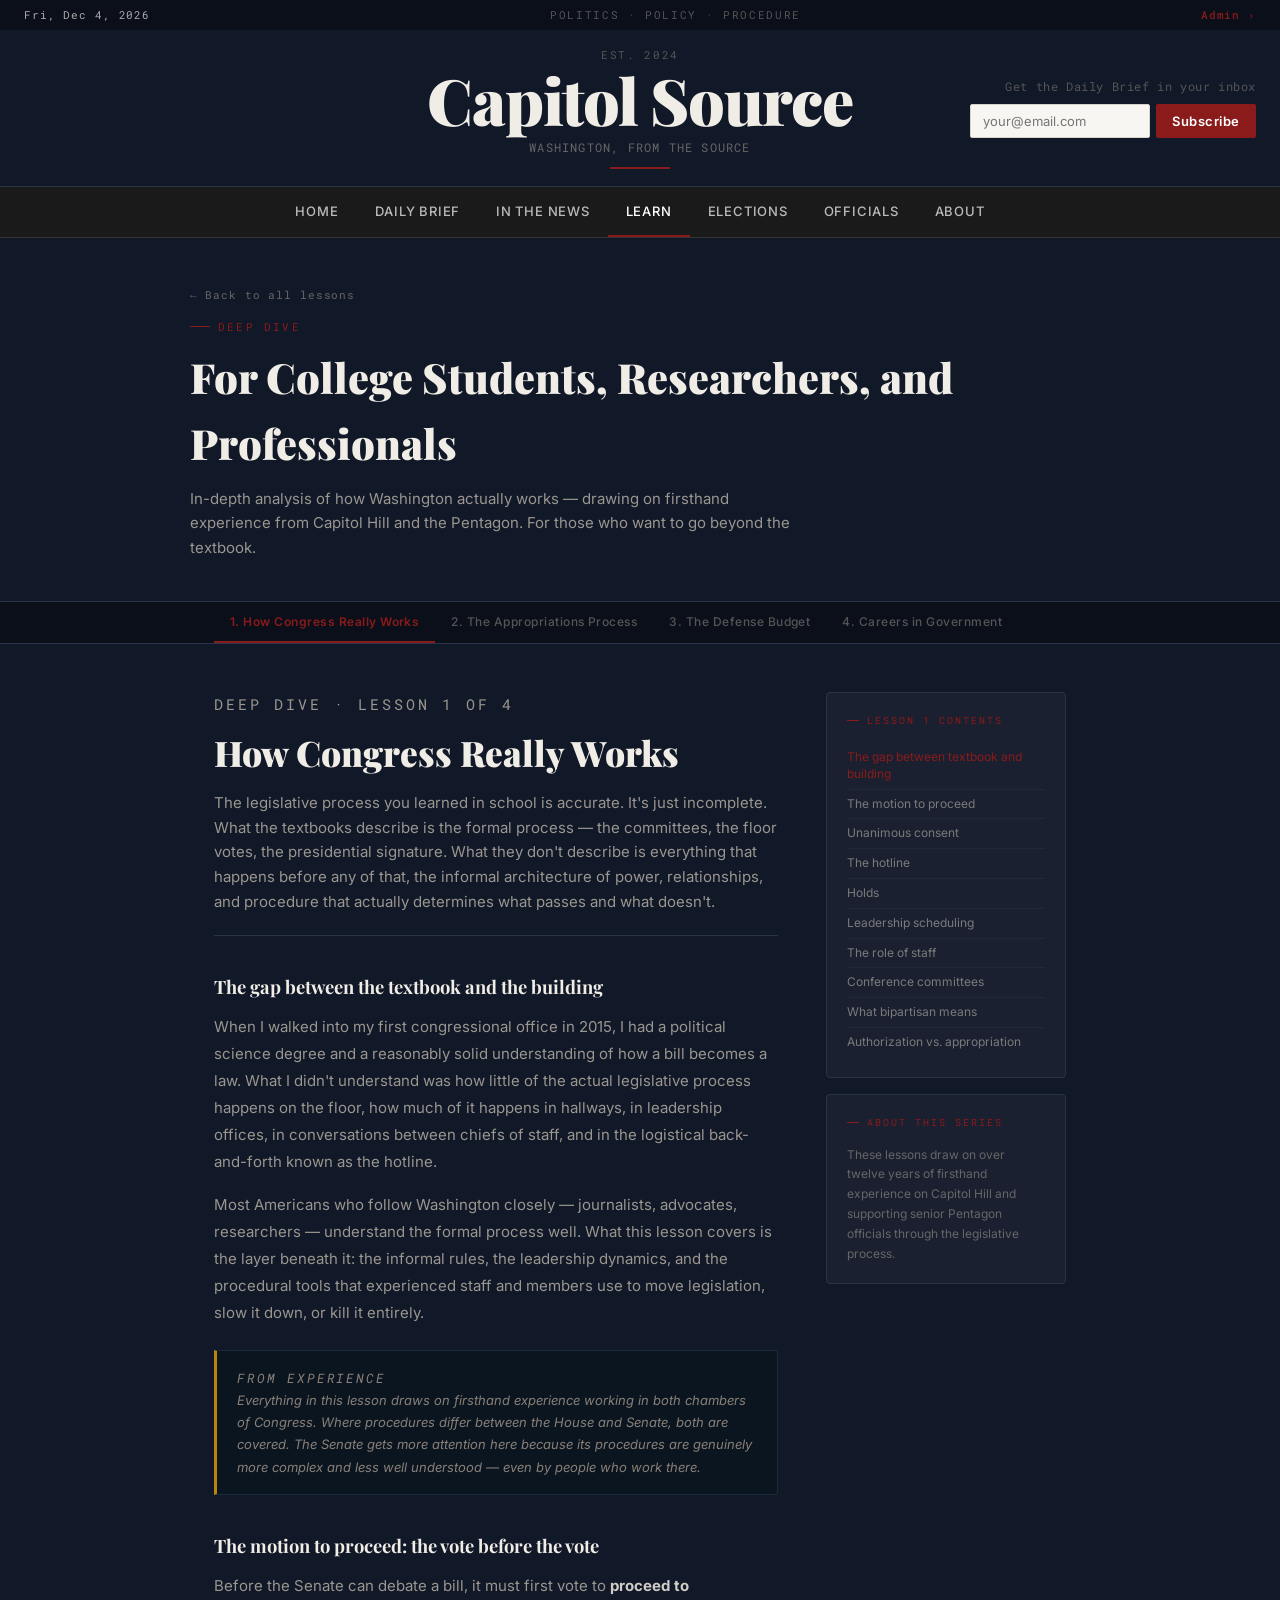
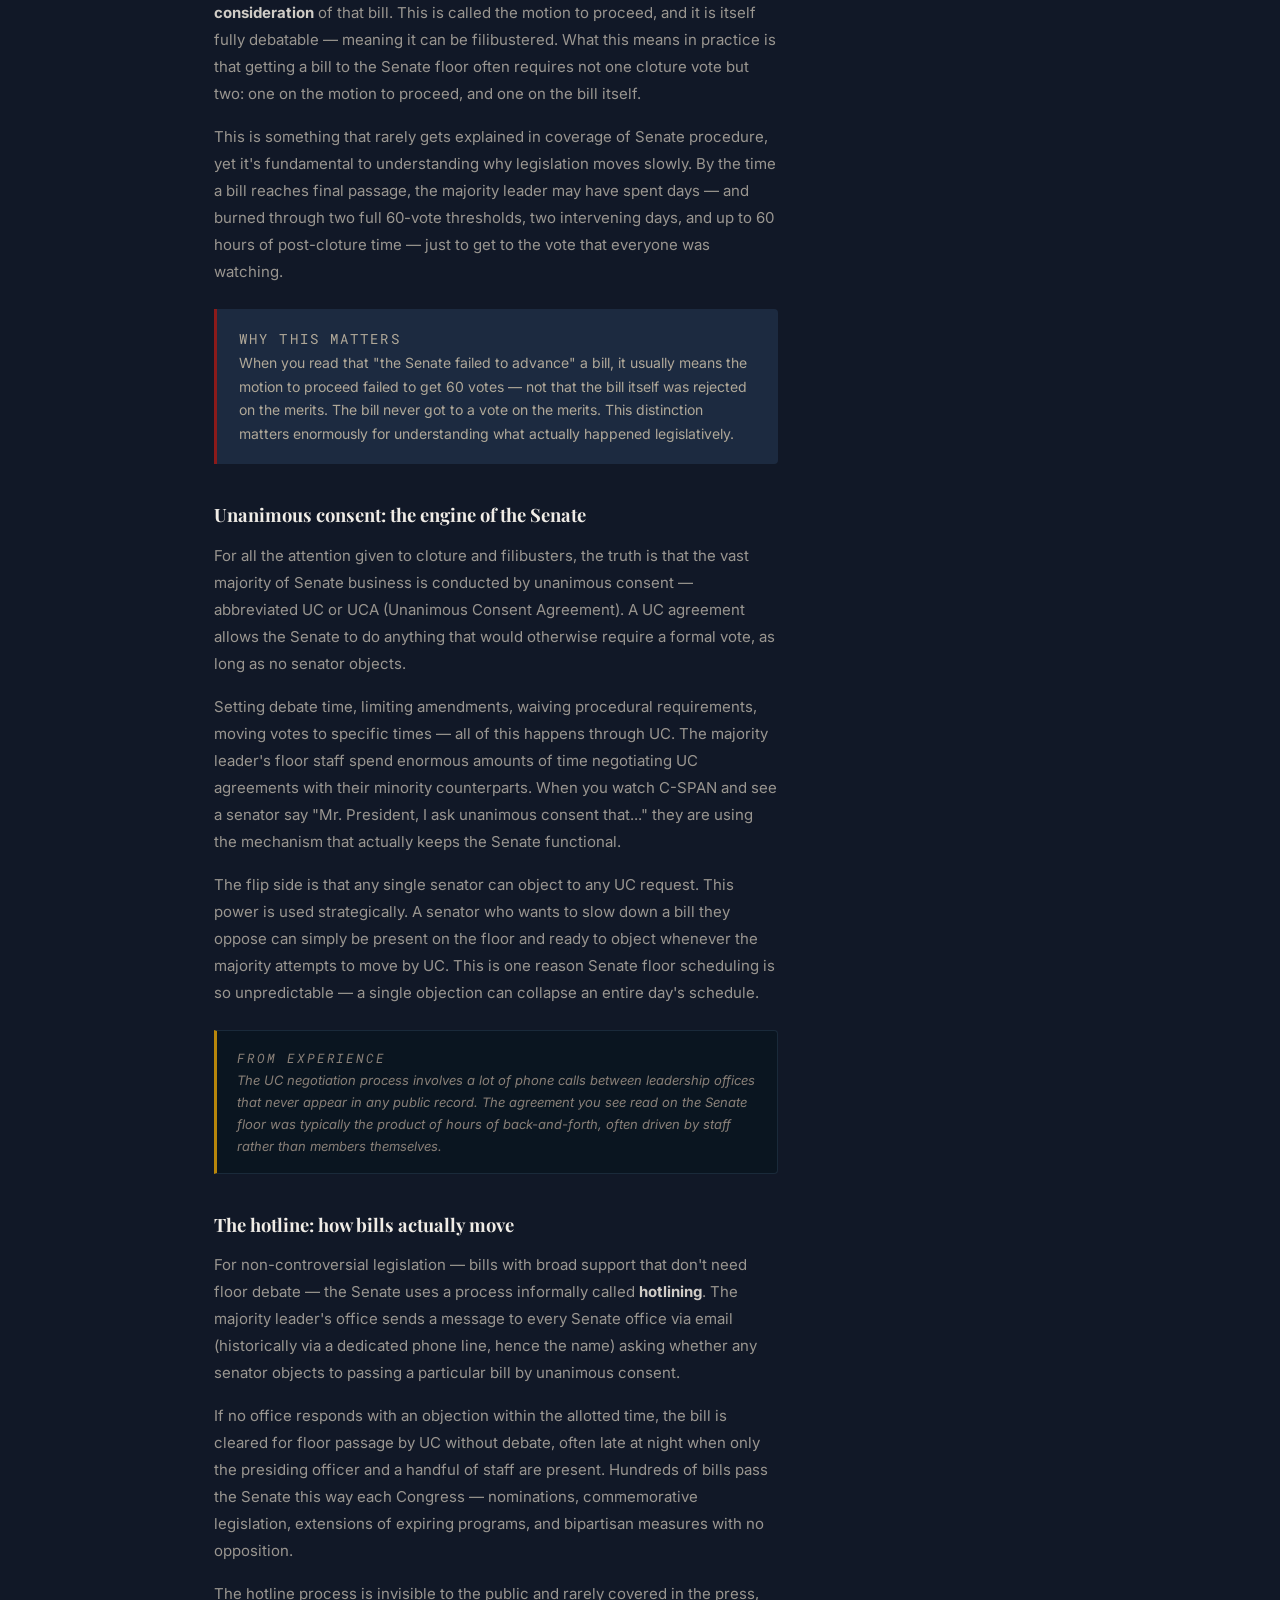
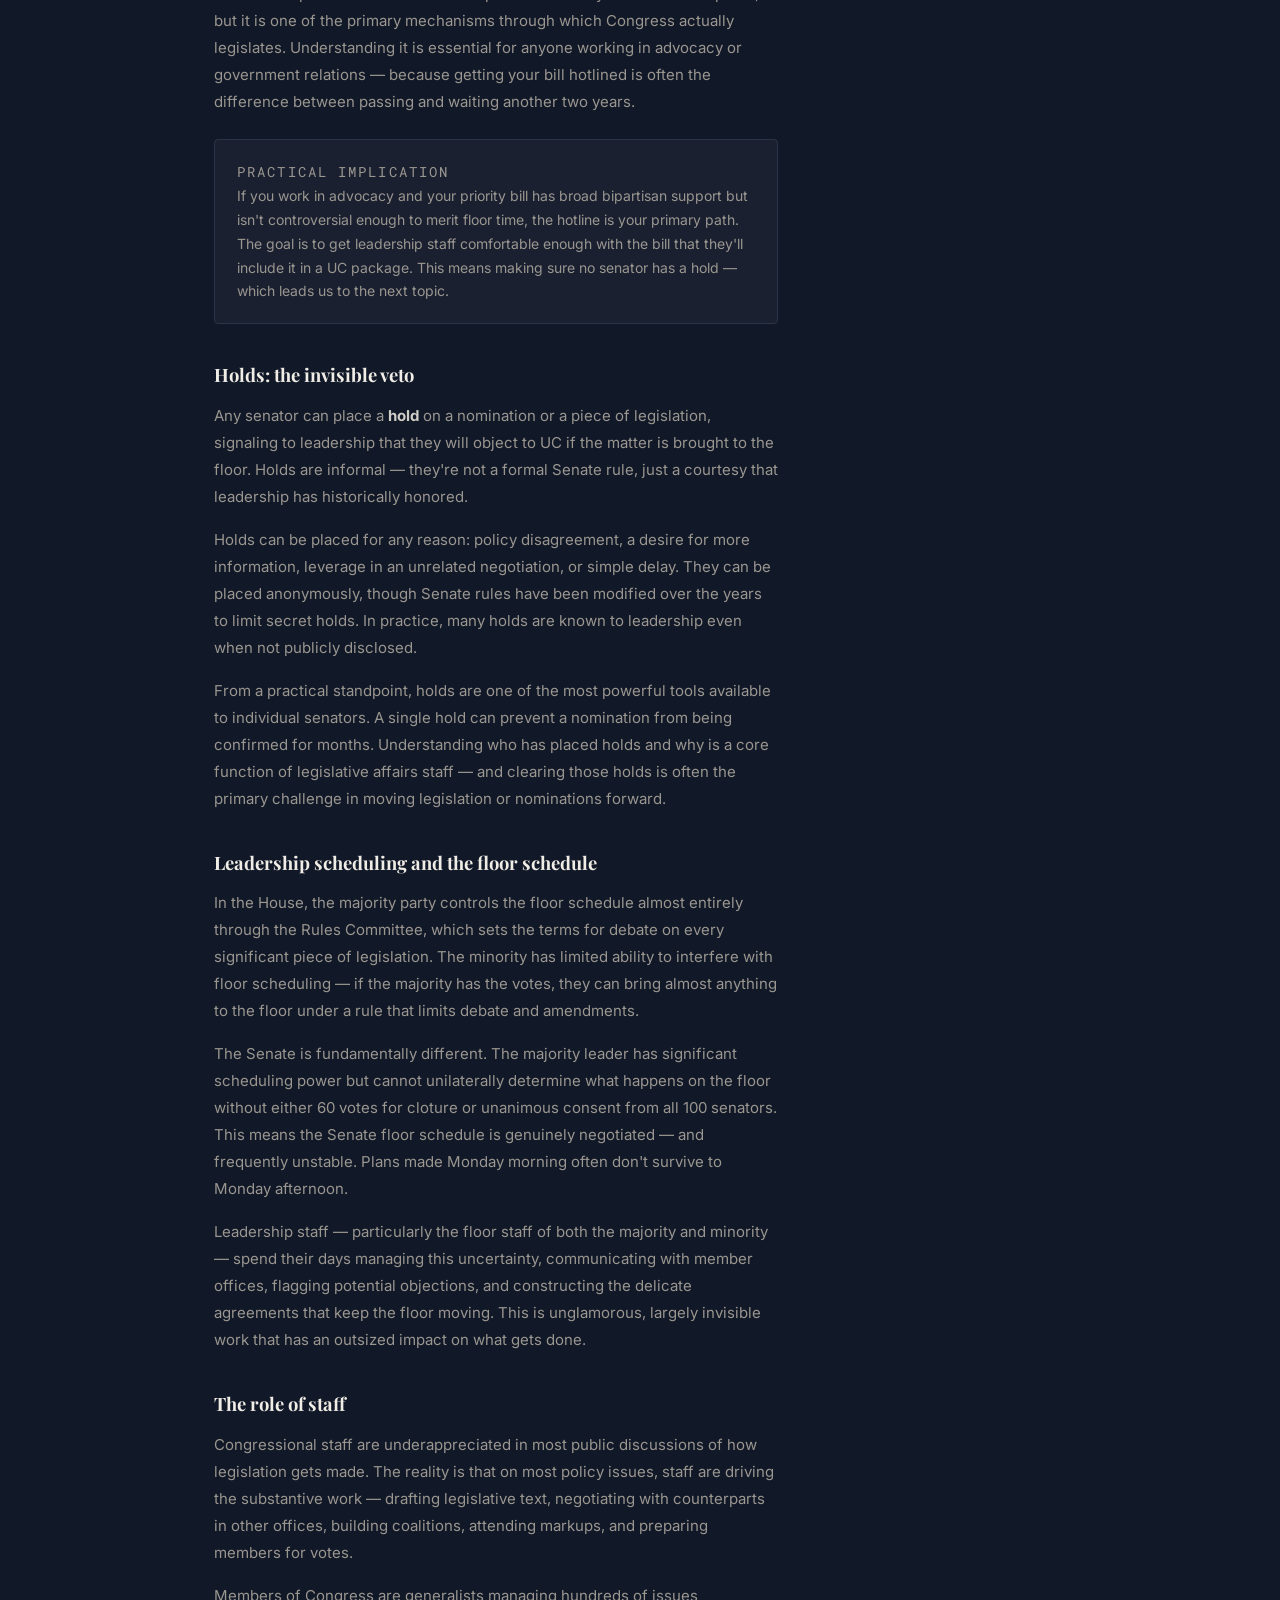
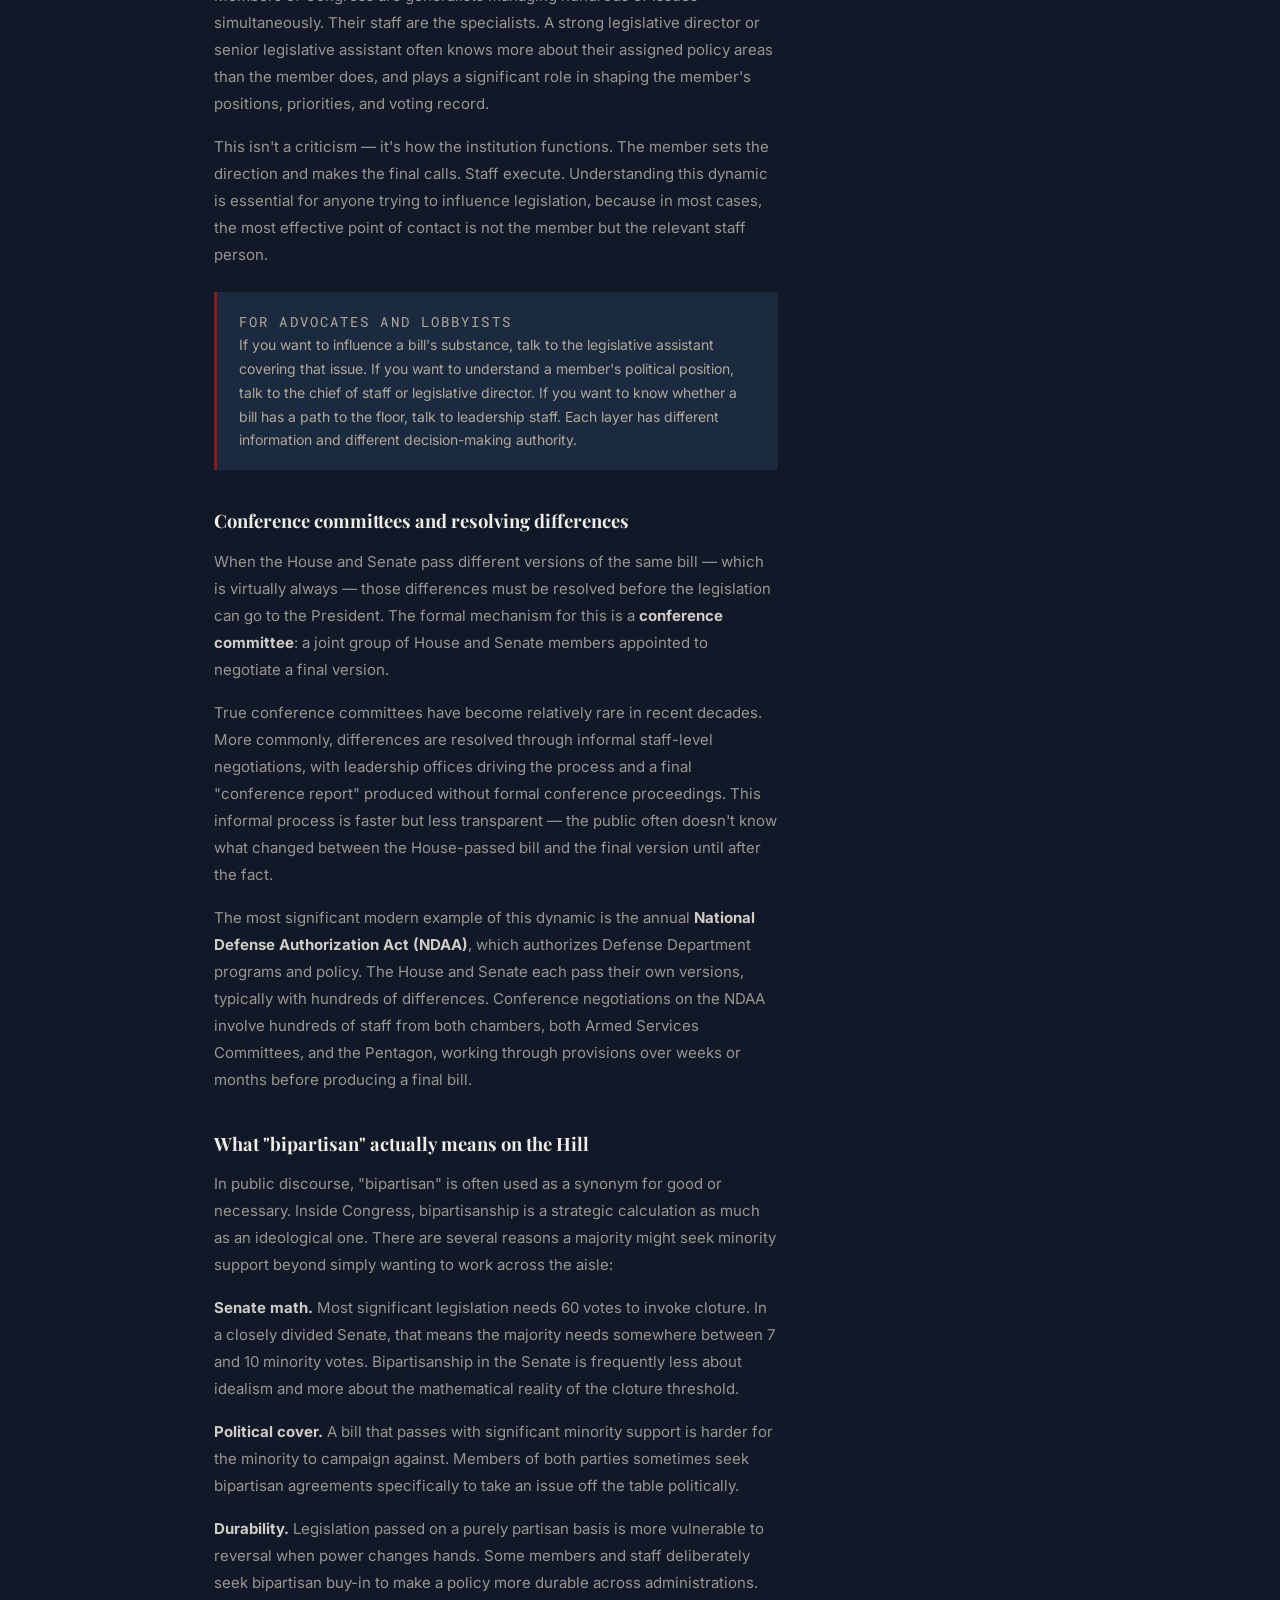
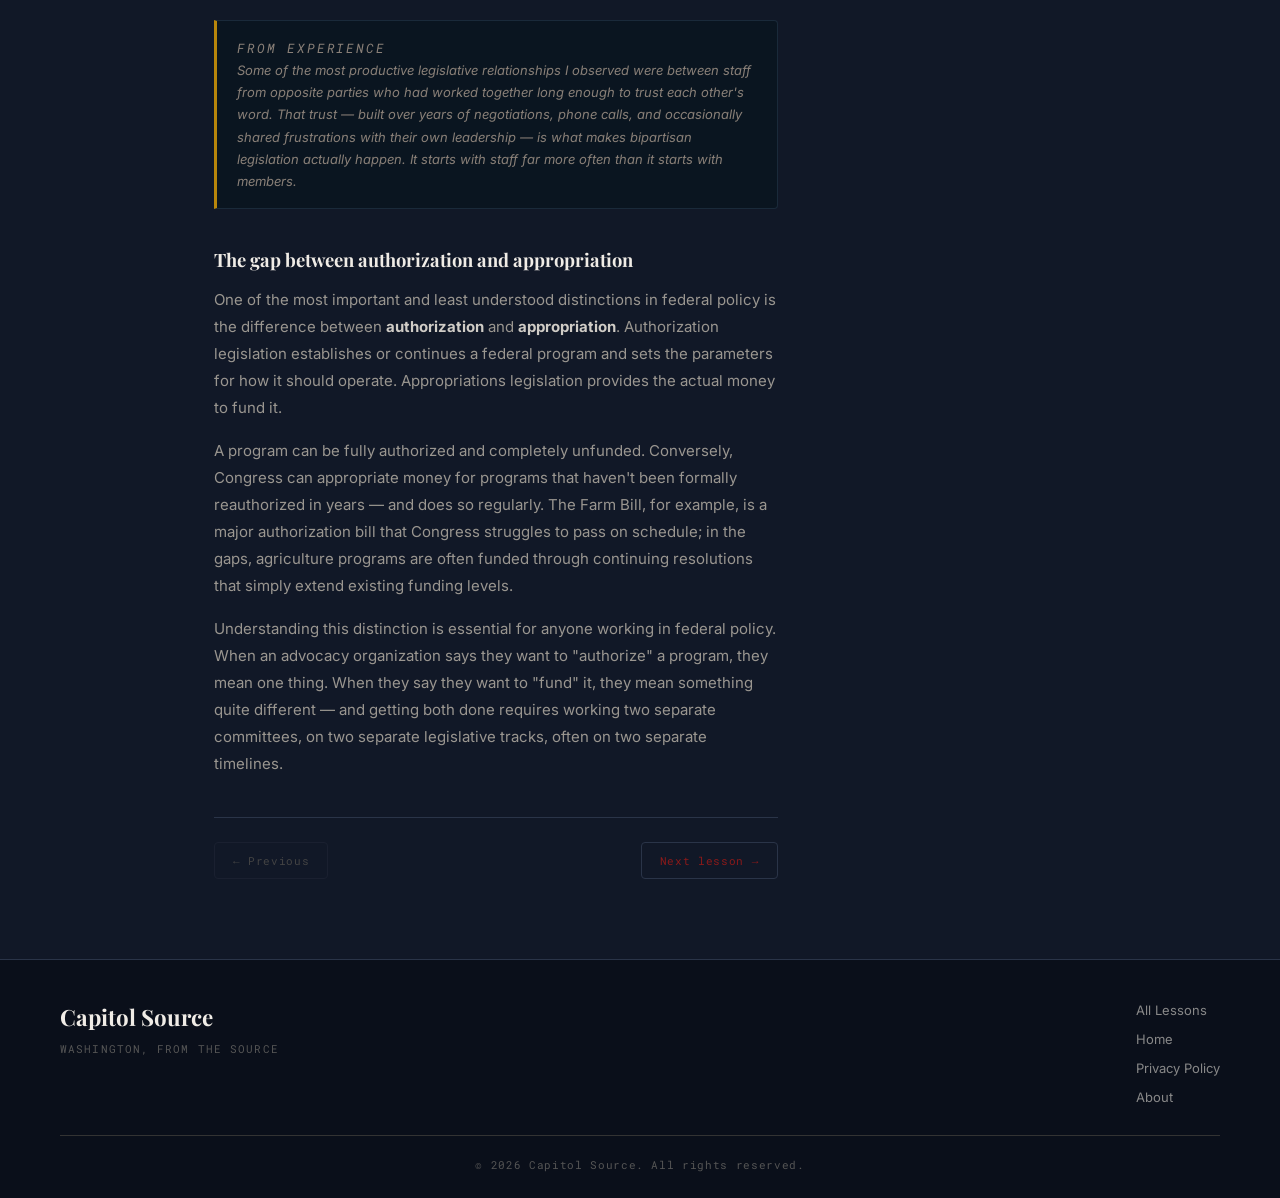
<file: learn-deep.html>
<!DOCTYPE html>
<html lang="en">
<head>
  <meta charset="UTF-8" />
  <meta name="viewport" content="width=device-width, initial-scale=1.0" />
  <title>Deep Dive — Capitol Source</title>
  <meta name="description" content="Advanced civics content for college students, researchers, and professionals. In-depth analysis of how Washington works, from Capitol Hill to the Pentagon." />
  <link rel="preconnect" href="https://fonts.googleapis.com" />
  <link rel="preconnect" href="https://fonts.gstatic.com" crossorigin />
  <link href="https://fonts.googleapis.com/css2?family=Playfair+Display:ital,wght@0,700;0,900;1,700&family=Inter:wght@300;400;500;600&family=Roboto+Mono:wght@400;500&display=swap" rel="stylesheet" />
  <link rel="stylesheet" href="style.css" />
  <style>
    body { background: #111827; }

    .deep-topbar { background: #0a0f1a; }
    .deep-hero { background: #111827; border-bottom: 1px solid #2a3448; padding: 48px 24px 40px; }
    .deep-hero-inner { max-width: 900px; margin: 0 auto; }
    .deep-hero h1 { font-family: var(--display); font-size: clamp(1.8rem,4vw,2.6rem); font-weight: 900; color: #f0ece6; margin-bottom: 10px; }
    .deep-hero p { color: #9a9690; font-size: 15px; line-height: 1.65; max-width: 600px; }
    .deep-back { font-family: var(--mono); font-size: 11px; color: #666; letter-spacing: 0.08em; margin-bottom: 14px; display: block; text-decoration: none; }
    .deep-back:hover { color: #aaa; }

    .deep-lesson-nav { background: #0a0f1a; border-bottom: 1px solid #2a3448; position: sticky; top: 0; z-index: 90; }
    .deep-lesson-nav-inner { max-width: 900px; margin: 0 auto; padding: 0 24px; display: flex; gap: 0; overflow-x: auto; scrollbar-width: none; }
    .deep-lesson-nav-inner::-webkit-scrollbar { display: none; }
    .deep-nav-btn { flex-shrink: 0; padding: 12px 16px; font-size: 12px; font-weight: 500; letter-spacing: 0.04em; color: #555; border: none; border-bottom: 2px solid transparent; background: none; cursor: pointer; white-space: nowrap; font-family: var(--body); transition: color 0.15s, border-color 0.15s; }
    .deep-nav-btn:hover { color: #aaa; }
    .deep-nav-btn.active { color: var(--accent); border-bottom-color: var(--accent); font-weight: 600; }

    .deep-body { max-width: 900px; margin: 0 auto; padding: 48px 24px 80px; display: grid; grid-template-columns: 1fr 240px; gap: 48px; align-items: start; }

    .lesson-block { display: none; }
    .lesson-block.active { display: block; }

    .lesson-header { margin-bottom: 36px; padding-bottom: 20px; border-bottom: 1px solid #2a3448; }
    .lesson-number { font-family: var(--mono); font-size: 10px; letter-spacing: 0.2em; text-transform: uppercase; color: var(--accent); margin-bottom: 8px; }
    .lesson-header h2 { font-family: var(--display); font-size: clamp(1.5rem,3vw,2.2rem); font-weight: 900; color: #f0ece6; margin-bottom: 10px; }
    .lesson-header p { color: #9a9690; font-size: 15px; line-height: 1.65; }

    .lesson-body h3 { font-family: var(--display); font-size: 1.15rem; font-weight: 700; color: #f0ece6; margin: 36px 0 12px; scroll-margin-top: 80px; }
    .lesson-body p { color: #9a9690; font-size: 15px; line-height: 1.8; margin-bottom: 16px; }
    .lesson-body strong { color: #d0ccc6; }
    .lesson-body em { color: #a09888; }

    .deep-callout { background: #1c2a40; border-left: 3px solid var(--accent); padding: 18px 22px; margin: 24px 0; border-radius: 0 4px 4px 0; }
    .deep-callout-label { font-family: var(--mono); font-size: 10px; letter-spacing: 0.15em; text-transform: uppercase; color: var(--accent); margin-bottom: 6px; }
    .deep-callout p { color: #b0a898; font-size: 14px; line-height: 1.7; margin: 0; }
    .deep-callout strong { color: #d0ccc6; }

    .deep-example { background: #1a2030; border: 1px solid #2a3448; border-radius: 4px; padding: 20px 22px; margin: 24px 0; }
    .deep-example-label { font-family: var(--mono); font-size: 10px; letter-spacing: 0.15em; text-transform: uppercase; color: #b8860b; margin-bottom: 8px; }
    .deep-example p { color: #9a9690; font-size: 14px; line-height: 1.7; margin: 0; }

    .deep-timeline { margin: 24px 0; }
    .deep-timeline-item { display: flex; gap: 16px; margin-bottom: 20px; }
    .deep-timeline-num { width: 28px; height: 28px; border-radius: 50%; background: #2a3448; border: 1px solid var(--accent); color: var(--accent); font-size: 12px; font-weight: 700; display: flex; align-items: center; justify-content: center; flex-shrink: 0; margin-top: 2px; font-family: var(--mono); }
    .deep-timeline-content strong { display: block; font-size: 14px; color: #d0ccc6; margin-bottom: 3px; }
    .deep-timeline-content p { font-size: 13px; color: #7a7a7a; line-height: 1.65; margin: 0; }

    .coming-soon-block { background: #1a2030; border: 1px dashed #2a3448; border-radius: 4px; padding: 48px 32px; text-align: center; }
    .coming-soon-block h3 { font-family: var(--display); font-size: 1.3rem; font-weight: 700; color: #f0ece6; margin-bottom: 10px; }
    .coming-soon-block p { color: #7a7a7a; font-size: 14px; line-height: 1.7; max-width: 440px; margin: 0 auto 20px; }
    .coming-soon-badge { font-family: var(--mono); font-size: 10px; letter-spacing: 0.2em; text-transform: uppercase; color: var(--accent); display: block; margin-bottom: 12px; }
    .coming-soon-topics { display: flex; flex-direction: column; gap: 8px; max-width: 360px; margin: 0 auto; }
    .coming-soon-topic { background: #111827; border: 1px solid #2a3448; border-radius: 4px; padding: 10px 16px; font-size: 13px; color: #7a7a7a; text-align: left; display: flex; justify-content: space-between; align-items: center; }
    .coming-soon-topic span { font-family: var(--mono); font-size: 10px; color: #444; letter-spacing: 0.06em; }

    .deep-sidebar { position: sticky; top: 80px; }
    .deep-sidebar-card { background: #1a2030; border: 1px solid #2a3448; border-radius: 4px; padding: 20px; margin-bottom: 16px; }
    .deep-sidebar-label { font-family: var(--mono); font-size: 10px; letter-spacing: 0.2em; text-transform: uppercase; color: var(--accent); margin-bottom: 14px; display: flex; align-items: center; gap: 8px; }
    .deep-sidebar-label::before { content: ''; display: inline-block; width: 12px; height: 1px; background: var(--accent); }
    .deep-sidebar-item { font-size: 12px; color: #7a7a7a; padding: 6px 0; border-bottom: 1px solid #1e2a3a; cursor: pointer; transition: color 0.15s; line-height: 1.4; }
    .deep-sidebar-item:last-child { border-bottom: none; }
    .deep-sidebar-item:hover { color: #b0a898; }
    .deep-sidebar-item.active { color: var(--accent); }

    .insider-note { background: #0a1520; border: 1px solid #1a2a3a; border-left: 3px solid #b8860b; border-radius: 0 4px 4px 0; padding: 16px 20px; margin: 24px 0; }
    .insider-note-label { font-family: var(--mono); font-size: 10px; letter-spacing: 0.15em; text-transform: uppercase; color: #b8860b; margin-bottom: 6px; }
    .insider-note p { color: #8a8078; font-size: 13px; line-height: 1.7; margin: 0; font-style: italic; }

    .deep-footer { background: #0a0f1a; border-top: 1px solid #2a3448; }

    .lesson-nav-arrows { display: flex; justify-content: space-between; margin-top: 40px; padding-top: 24px; border-top: 1px solid #2a3448; }
    .deep-arrow-btn { font-family: var(--mono); font-size: 11px; letter-spacing: 0.06em; color: var(--accent); border: 1px solid #2a3448; border-radius: 4px; padding: 10px 18px; background: none; cursor: pointer; transition: border-color 0.15s, background 0.15s; }
    .deep-arrow-btn:hover { border-color: var(--accent); background: #1a2030; }
    .deep-arrow-btn:disabled { color: #444; cursor: default; border-color: #1a2030; }

    @media (max-width: 768px) {
      .deep-body { grid-template-columns: 1fr; }
      .deep-sidebar { position: static; }
    }
  </style>
</head>
<body>

  <div class="topbar deep-topbar">
    <span class="topbar-date" id="topbarDate"></span>
    <span class="topbar-tagline" style="color:#555">Politics · Policy · Procedure</span>
    <a href="admin.html" class="topbar-admin">Admin ›</a>
  </div>

  <header class="site-header" style="background:#111827;border-bottom:1px solid #2a3448;">
    <div class="header-inner">
      <div class="masthead">
        <p class="masthead-eyebrow" style="color:#555">Est. 2024</p>
        <h1 class="masthead-title" style="color:#f0ece6"><a href="/" style="color:inherit">Capitol Source</a></h1>
        <p class="masthead-sub" style="color:#666">Washington, from the source</p>
      </div>
      <div class="header-subscribe">
        <p style="color:#555">Get the Daily Brief in your inbox</p>
        <form class="subscribe-form" onsubmit="handleSubscribe(event)">
          <input type="email" placeholder="your@email.com" required />
          <button type="submit">Subscribe</button>
        </form>
      </div>
    </div>
  </header>

  <nav class="site-nav">
    <div class="nav-inner">
      <a href="/" class="nav-link">Home</a>
      <a href="/briefs.html" class="nav-link">Daily Brief</a>
      <a href="/news.html" class="nav-link">In the News</a>
      <a href="/learn.html" class="nav-link active">Learn</a>
      <a href="/elections.html" class="nav-link">Elections</a>
      <a href="/officials.html" class="nav-link">Officials</a>
      <a href="/about.html" class="nav-link">About</a>
    </div>
  </nav>

  <div class="deep-hero">
    <div class="deep-hero-inner">
      <a href="learn.html" class="deep-back">← Back to all lessons</a>
      <div class="section-label" style="color:var(--accent)">Deep Dive</div>
      <h1>For College Students, Researchers, and Professionals</h1>
      <p>In-depth analysis of how Washington actually works — drawing on firsthand experience from Capitol Hill and the Pentagon. For those who want to go beyond the textbook.</p>
    </div>
  </div>

  <div class="deep-lesson-nav">
    <div class="deep-lesson-nav-inner">
      <button class="deep-nav-btn active" onclick="showLesson(0, this)">1. How Congress Really Works</button>
      <button class="deep-nav-btn" onclick="showLesson(1, this)">2. The Appropriations Process</button>
      <button class="deep-nav-btn" onclick="showLesson(2, this)">3. The Defense Budget</button>
      <button class="deep-nav-btn" onclick="showLesson(3, this)">4. Careers in Government</button>
    </div>
  </div>

  <div class="deep-body">

    <!-- ── LESSON 1: HOW CONGRESS REALLY WORKS ── -->
    <div class="lesson-block active" id="deep-lesson-0">
      <div class="lesson-header">
        <p class="lesson-number">Deep Dive · Lesson 1 of 4</p>
        <h2>How Congress Really Works</h2>
        <p>The legislative process you learned in school is accurate. It's just incomplete. What the textbooks describe is the formal process — the committees, the floor votes, the presidential signature. What they don't describe is everything that happens before any of that, the informal architecture of power, relationships, and procedure that actually determines what passes and what doesn't.</p>
      </div>

      <div class="lesson-body">

        <h3 id="lesson-top">The gap between the textbook and the building</h3>
        <p>When I walked into my first congressional office in 2015, I had a political science degree and a reasonably solid understanding of how a bill becomes a law. What I didn't understand was how little of the actual legislative process happens on the floor, how much of it happens in hallways, in leadership offices, in conversations between chiefs of staff, and in the logistical back-and-forth known as the hotline.</p>
        <p>Most Americans who follow Washington closely — journalists, advocates, researchers — understand the formal process well. What this lesson covers is the layer beneath it: the informal rules, the leadership dynamics, and the procedural tools that experienced staff and members use to move legislation, slow it down, or kill it entirely.</p>

        <div class="insider-note">
          <p class="insider-note-label">From experience</p>
          <p>Everything in this lesson draws on firsthand experience working in both chambers of Congress. Where procedures differ between the House and Senate, both are covered. The Senate gets more attention here because its procedures are genuinely more complex and less well understood — even by people who work there.</p>
        </div>

        <h3 id="mtp">The motion to proceed: the vote before the vote</h3>
        <p>Before the Senate can debate a bill, it must first vote to <strong>proceed to consideration</strong> of that bill. This is called the motion to proceed, and it is itself fully debatable — meaning it can be filibustered. What this means in practice is that getting a bill to the Senate floor often requires not one cloture vote but two: one on the motion to proceed, and one on the bill itself.</p>
        <p>This is something that rarely gets explained in coverage of Senate procedure, yet it's fundamental to understanding why legislation moves slowly. By the time a bill reaches final passage, the majority leader may have spent days — and burned through two full 60-vote thresholds, two intervening days, and up to 60 hours of post-cloture time — just to get to the vote that everyone was watching.</p>

        <div class="deep-callout">
          <p class="deep-callout-label">Why this matters</p>
          <p>When you read that "the Senate failed to advance" a bill, it usually means the motion to proceed failed to get 60 votes — not that the bill itself was rejected on the merits. The bill never got to a vote on the merits. This distinction matters enormously for understanding what actually happened legislatively.</p>
        </div>

        <h3 id="uc">Unanimous consent: the engine of the Senate</h3>
        <p>For all the attention given to cloture and filibusters, the truth is that the vast majority of Senate business is conducted by unanimous consent — abbreviated UC or UCA (Unanimous Consent Agreement). A UC agreement allows the Senate to do anything that would otherwise require a formal vote, as long as no senator objects.</p>
        <p>Setting debate time, limiting amendments, waiving procedural requirements, moving votes to specific times — all of this happens through UC. The majority leader's floor staff spend enormous amounts of time negotiating UC agreements with their minority counterparts. When you watch C-SPAN and see a senator say "Mr. President, I ask unanimous consent that..." they are using the mechanism that actually keeps the Senate functional.</p>
        <p>The flip side is that any single senator can object to any UC request. This power is used strategically. A senator who wants to slow down a bill they oppose can simply be present on the floor and ready to object whenever the majority attempts to move by UC. This is one reason Senate floor scheduling is so unpredictable — a single objection can collapse an entire day's schedule.</p>

        <div class="insider-note">
          <p class="insider-note-label">From experience</p>
          <p>The UC negotiation process involves a lot of phone calls between leadership offices that never appear in any public record. The agreement you see read on the Senate floor was typically the product of hours of back-and-forth, often driven by staff rather than members themselves.</p>
        </div>

        <h3 id="hotline">The hotline: how bills actually move</h3>
        <p>For non-controversial legislation — bills with broad support that don't need floor debate — the Senate uses a process informally called <strong>hotlining</strong>. The majority leader's office sends a message to every Senate office via email (historically via a dedicated phone line, hence the name) asking whether any senator objects to passing a particular bill by unanimous consent.</p>
        <p>If no office responds with an objection within the allotted time, the bill is cleared for floor passage by UC without debate, often late at night when only the presiding officer and a handful of staff are present. Hundreds of bills pass the Senate this way each Congress — nominations, commemorative legislation, extensions of expiring programs, and bipartisan measures with no opposition.</p>
        <p>The hotline process is invisible to the public and rarely covered in the press, but it is one of the primary mechanisms through which Congress actually legislates. Understanding it is essential for anyone working in advocacy or government relations — because getting your bill hotlined is often the difference between passing and waiting another two years.</p>

        <div class="deep-example">
          <p class="deep-example-label">Practical implication</p>
          <p>If you work in advocacy and your priority bill has broad bipartisan support but isn't controversial enough to merit floor time, the hotline is your primary path. The goal is to get leadership staff comfortable enough with the bill that they'll include it in a UC package. This means making sure no senator has a hold — which leads us to the next topic.</p>
        </div>

        <h3 id="holds">Holds: the invisible veto</h3>
        <p>Any senator can place a <strong>hold</strong> on a nomination or a piece of legislation, signaling to leadership that they will object to UC if the matter is brought to the floor. Holds are informal — they're not a formal Senate rule, just a courtesy that leadership has historically honored.</p>
        <p>Holds can be placed for any reason: policy disagreement, a desire for more information, leverage in an unrelated negotiation, or simple delay. They can be placed anonymously, though Senate rules have been modified over the years to limit secret holds. In practice, many holds are known to leadership even when not publicly disclosed.</p>
        <p>From a practical standpoint, holds are one of the most powerful tools available to individual senators. A single hold can prevent a nomination from being confirmed for months. Understanding who has placed holds and why is a core function of legislative affairs staff — and clearing those holds is often the primary challenge in moving legislation or nominations forward.</p>

        <h3 id="scheduling">Leadership scheduling and the floor schedule</h3>
        <p>In the House, the majority party controls the floor schedule almost entirely through the Rules Committee, which sets the terms for debate on every significant piece of legislation. The minority has limited ability to interfere with floor scheduling — if the majority has the votes, they can bring almost anything to the floor under a rule that limits debate and amendments.</p>
        <p>The Senate is fundamentally different. The majority leader has significant scheduling power but cannot unilaterally determine what happens on the floor without either 60 votes for cloture or unanimous consent from all 100 senators. This means the Senate floor schedule is genuinely negotiated — and frequently unstable. Plans made Monday morning often don't survive to Monday afternoon.</p>
        <p>Leadership staff — particularly the floor staff of both the majority and minority — spend their days managing this uncertainty, communicating with member offices, flagging potential objections, and constructing the delicate agreements that keep the floor moving. This is unglamorous, largely invisible work that has an outsized impact on what gets done.</p>

        <h3 id="staff">The role of staff</h3>
        <p>Congressional staff are underappreciated in most public discussions of how legislation gets made. The reality is that on most policy issues, staff are driving the substantive work — drafting legislative text, negotiating with counterparts in other offices, building coalitions, attending markups, and preparing members for votes.</p>
        <p>Members of Congress are generalists managing hundreds of issues simultaneously. Their staff are the specialists. A strong legislative director or senior legislative assistant often knows more about their assigned policy areas than the member does, and plays a significant role in shaping the member's positions, priorities, and voting record.</p>
        <p>This isn't a criticism — it's how the institution functions. The member sets the direction and makes the final calls. Staff execute. Understanding this dynamic is essential for anyone trying to influence legislation, because in most cases, the most effective point of contact is not the member but the relevant staff person.</p>

        <div class="deep-callout">
          <p class="deep-callout-label">For advocates and lobbyists</p>
          <p>If you want to influence a bill's substance, talk to the legislative assistant covering that issue. If you want to understand a member's political position, talk to the chief of staff or legislative director. If you want to know whether a bill has a path to the floor, talk to leadership staff. Each layer has different information and different decision-making authority.</p>
        </div>

        <h3 id="conference">Conference committees and resolving differences</h3>
        <p>When the House and Senate pass different versions of the same bill — which is virtually always — those differences must be resolved before the legislation can go to the President. The formal mechanism for this is a <strong>conference committee</strong>: a joint group of House and Senate members appointed to negotiate a final version.</p>
        <p>True conference committees have become relatively rare in recent decades. More commonly, differences are resolved through informal staff-level negotiations, with leadership offices driving the process and a final "conference report" produced without formal conference proceedings. This informal process is faster but less transparent — the public often doesn't know what changed between the House-passed bill and the final version until after the fact.</p>
        <p>The most significant modern example of this dynamic is the annual <strong>National Defense Authorization Act (NDAA)</strong>, which authorizes Defense Department programs and policy. The House and Senate each pass their own versions, typically with hundreds of differences. Conference negotiations on the NDAA involve hundreds of staff from both chambers, both Armed Services Committees, and the Pentagon, working through provisions over weeks or months before producing a final bill.</p>

        <h3 id="bipartisan">What "bipartisan" actually means on the Hill</h3>
        <p>In public discourse, "bipartisan" is often used as a synonym for good or necessary. Inside Congress, bipartisanship is a strategic calculation as much as an ideological one. There are several reasons a majority might seek minority support beyond simply wanting to work across the aisle:</p>
        <p><strong>Senate math.</strong> Most significant legislation needs 60 votes to invoke cloture. In a closely divided Senate, that means the majority needs somewhere between 7 and 10 minority votes. Bipartisanship in the Senate is frequently less about idealism and more about the mathematical reality of the cloture threshold.</p>
        <p><strong>Political cover.</strong> A bill that passes with significant minority support is harder for the minority to campaign against. Members of both parties sometimes seek bipartisan agreements specifically to take an issue off the table politically.</p>
        <p><strong>Durability.</strong> Legislation passed on a purely partisan basis is more vulnerable to reversal when power changes hands. Some members and staff deliberately seek bipartisan buy-in to make a policy more durable across administrations.</p>

        <div class="insider-note">
          <p class="insider-note-label">From experience</p>
          <p>Some of the most productive legislative relationships I observed were between staff from opposite parties who had worked together long enough to trust each other's word. That trust — built over years of negotiations, phone calls, and occasionally shared frustrations with their own leadership — is what makes bipartisan legislation actually happen. It starts with staff far more often than it starts with members.</p>
        </div>

        <h3 id="auth">The gap between authorization and appropriation</h3>
        <p>One of the most important and least understood distinctions in federal policy is the difference between <strong>authorization</strong> and <strong>appropriation</strong>. Authorization legislation establishes or continues a federal program and sets the parameters for how it should operate. Appropriations legislation provides the actual money to fund it.</p>
        <p>A program can be fully authorized and completely unfunded. Conversely, Congress can appropriate money for programs that haven't been formally reauthorized in years — and does so regularly. The Farm Bill, for example, is a major authorization bill that Congress struggles to pass on schedule; in the gaps, agriculture programs are often funded through continuing resolutions that simply extend existing funding levels.</p>
        <p>Understanding this distinction is essential for anyone working in federal policy. When an advocacy organization says they want to "authorize" a program, they mean one thing. When they say they want to "fund" it, they mean something quite different — and getting both done requires working two separate committees, on two separate legislative tracks, often on two separate timelines.</p>

      </div>

      <div class="lesson-nav-arrows">
        <button class="deep-arrow-btn" disabled>← Previous</button>
        <button class="deep-arrow-btn" onclick="showLessonByIndex(1)">Next lesson →</button>
      </div>
    </div>

    <!-- ── LESSON 2: APPROPRIATIONS ── -->
    <div class="lesson-block" id="deep-lesson-1">
      <div class="lesson-header">
        <p class="lesson-number">Deep Dive · Lesson 2 of 4</p>
        <h2>The Appropriations Process Explained</h2>
        <p>The federal government cannot spend money that Congress has not appropriated. This single constitutional principle — the power of the purse — is the foundation of congressional authority over the executive branch. Understanding how appropriations actually work in practice explains a great deal about why government functions the way it does, and why it sometimes doesn't function at all.</p>
      </div>

      <div class="lesson-body">

        <h3 id="approp-intro" style="scroll-margin-top:80px">Authorization vs. appropriation: the distinction that matters</h3>
        <p>The single most important thing to understand about federal spending is that authorization and appropriation are two entirely separate acts. <strong>Authorization</strong> legislation creates or continues a federal program and establishes the legal framework for how it operates. <strong>Appropriation</strong> legislation provides the actual money to fund it.</p>
        <p>A program can be authorized at $500 million per year and appropriated at $300 million. A program can be authorized and receive zero appropriation. Conversely, Congress can appropriate money for programs operating on expired authorization — which happens regularly. The two tracks are drafted by different committees, move on different legislative timelines, and are frequently in tension with each other.</p>

        <div class="deep-callout">
          <p class="deep-callout-label">Why this matters in practice</p>
          <p>When an advocacy organization wins authorization for a new program, they have won permission — not resources. The real fight begins when they go back to the Appropriations Committees to secure funding. Many authorized programs never receive a dollar of appropriation. Understanding this distinction is essential for anyone working in federal policy.</p>
        </div>

        <h3 id="twelve-bills" style="scroll-margin-top:80px">The twelve appropriations bills</h3>
        <p>Congress is supposed to pass twelve separate appropriations bills each fiscal year, one for each of the twelve appropriations subcommittees. Each bill funds a different part of the federal government:</p>
        <p><strong>Agriculture</strong> · <strong>Commerce, Justice, Science</strong> · <strong>Defense</strong> · <strong>Energy and Water</strong> · <strong>Financial Services</strong> · <strong>Homeland Security</strong> · <strong>Interior and Environment</strong> · <strong>Labor, HHS, Education</strong> · <strong>Legislative Branch</strong> · <strong>Military Construction and VA</strong> · <strong>State and Foreign Operations</strong> · <strong>Transportation and HUD</strong></p>
        <p>In theory, all twelve are enacted before October 1 — the start of the new fiscal year. In practice, Congress almost never meets this deadline. The last time all twelve appropriations bills were enacted on time was fiscal year 1997. In most years, some combination of continuing resolutions, omnibus packages, and minibus bills fills the gap.</p>

        <div class="insider-note">
          <p class="insider-note-label">From experience</p>
          <p>The Labor, HHS, Education bill is historically the hardest to pass because it funds the most politically contentious programs. It is almost never enacted on its own and usually gets folded into an omnibus at the end of the year. Defense appropriations, by contrast, tends to move more reliably — partly because of its must-fund status and partly because of the bipartisan coalitions that support defense spending.</p>
        </div>

        <h3 id="budget-process" style="scroll-margin-top:80px">How the appropriations process works</h3>
        <p>The formal appropriations process begins with the President's budget request, submitted to Congress in early February. The budget request is the executive branch's opening bid — a detailed document running thousands of pages that outlines funding levels for every federal program.</p>
        <p>Congress is not bound by the President's request. The Appropriations Committees use it as a starting point, but they exercise independent judgment about funding levels, often adding to some accounts, cutting others, and redirecting funds in ways the executive branch didn't request. The resulting appropriations bills reflect congressional priorities as much as executive ones.</p>

        <div class="deep-timeline">
          <div class="deep-timeline-item">
            <div class="deep-timeline-num">1</div>
            <div class="deep-timeline-content">
              <strong>President's Budget Request (February)</strong>
              <p>The administration submits its detailed budget request. Each agency's justification materials accompany the request, explaining the rationale for every line item.</p>
            </div>
          </div>
          <div class="deep-timeline-item">
            <div class="deep-timeline-num">2</div>
            <div class="deep-timeline-content">
              <strong>Budget resolution (spring)</strong>
              <p>The House and Senate Budget Committees draft a concurrent budget resolution setting overall spending targets by function. This resolution allocates topline spending levels to each Appropriations subcommittee — called 302(b) allocations — which function as spending caps.</p>
            </div>
          </div>
          <div class="deep-timeline-item">
            <div class="deep-timeline-num">3</div>
            <div class="deep-timeline-content">
              <strong>Subcommittee markups (spring–summer)</strong>
              <p>Each appropriations subcommittee drafts its bill, making decisions on hundreds of individual funding lines. This is where the detailed work happens — staff-driven, often invisible to the public, and enormously consequential.</p>
            </div>
          </div>
          <div class="deep-timeline-item">
            <div class="deep-timeline-num">4</div>
            <div class="deep-timeline-content">
              <strong>Full committee markup and floor votes (summer)</strong>
              <p>Bills move from subcommittee to the full Appropriations Committee, then to the floor. House and Senate typically pass different versions with different funding levels and policy riders.</p>
            </div>
          </div>
          <div class="deep-timeline-item">
            <div class="deep-timeline-num">5</div>
            <div class="deep-timeline-content">
              <strong>Conference and enactment (ideally by October 1)</strong>
              <p>Differences between House and Senate versions are resolved. In practice, this almost never happens by October 1 — the government typically starts the new fiscal year under a continuing resolution.</p>
            </div>
          </div>
        </div>

        <h3 id="cr-approp" style="scroll-margin-top:80px">Continuing resolutions: governing by extension</h3>
        <p>A continuing resolution (CR) is a temporary funding measure that keeps the government operating when regular appropriations aren't enacted on time. CRs typically fund the government at the prior year's rate — a provision called "current rate" or "annualized CR rate" — until either a full-year appropriation is enacted or the CR expires.</p>
        <p>CRs create real operational problems beyond just uncertainty. Under most CRs, federal agencies cannot start new programs, cannot increase activities above prior-year levels, and must manage to the prior year's funding even if needs have changed significantly. For agencies with growing workloads or new mandates, a long CR can mean doing more work with the same resources for months.</p>
        <p>Short-term CRs — lasting weeks rather than months — are the most disruptive because they force agencies to plan conservatively and avoid commitments that might not be funded if the CR expires. A series of short CRs, each requiring renewal, creates a cycle of uncertainty that affects hiring, contracting, and long-term planning across the federal government.</p>

        <h3 id="omnibus" style="scroll-margin-top:80px">Omnibus bills: governing by deadline</h3>
        <p>When individual appropriations bills can't pass on their own — which is most years — Congress packages them into a single <strong>omnibus appropriations bill</strong> covering multiple or all twelve subcommittees. Omnibus bills are typically negotiated in December or January under deadline pressure, often running thousands of pages and containing provisions that individual members never read before voting on them.</p>
        <p>The omnibus process has significant implications for transparency and accountability. Individual bills that go through regular order receive committee hearings, floor debate, and amendment votes. An omnibus bill negotiated by leadership behind closed doors and brought to the floor under a compressed timeline gives members little opportunity to review or modify its contents. It is governance by necessity rather than design.</p>

        <div class="deep-example">
          <p class="deep-example-label">The minibus alternative</p>
          <p>In some years, Congress passes "minibus" packages — groupings of two to four appropriations bills that can move together without requiring the full omnibus. Minibuses allow some bills to move on a faster timeline while politically difficult bills continue to be negotiated. They're a compromise between regular order and the all-or-nothing omnibus approach.</p>
        </div>

        <h3 id="shutdown" style="scroll-margin-top:80px">Why government shutdowns happen</h3>
        <p>A government shutdown occurs when appropriations lapse — when a CR expires or the fiscal year begins without any appropriations in place — and Congress and the President cannot agree on new funding. Under the Antideficiency Act, federal agencies generally cannot obligate funds without an appropriation, meaning most operations cease.</p>
        <p>Not all of the government shuts down. <strong>Essential services</strong> — those involving the safety of human life or protection of property — continue operating. Military personnel continue to serve, though pay may be delayed. Border patrol, air traffic control, and emergency services continue. What stops are most administrative functions, national parks, visa processing, federal courts (eventually), regulatory activities, and a wide range of civilian agency work.</p>
        <p>Shutdowns are not accidents. They are the result of political standoffs in which one or both sides calculate that the political cost of continuing the shutdown is lower than the cost of accepting the other side's terms. Understanding this dynamic is essential for predicting when shutdowns end — they end when that calculation changes.</p>

        <div class="deep-callout">
          <p class="deep-callout-label">The debt ceiling vs. government shutdown</p>
          <p>These are frequently confused but are entirely different crises. A <strong>government shutdown</strong> results from failure to pass appropriations — the government can't spend money it hasn't been appropriated. A <strong>debt ceiling crisis</strong> results from failure to raise the statutory limit on federal borrowing — the government can't borrow money to pay obligations it has already incurred. Both are self-imposed constraints; neither is economically necessary. Both are leverage tools in political negotiations.</p>
        </div>

        <h3 id="riders" style="scroll-margin-top:80px">Policy riders: legislating through appropriations</h3>
        <p>Appropriations bills frequently contain <strong>policy riders</strong> — legislative provisions that have nothing to do with funding levels but are attached to appropriations bills because of their must-pass status. Riders can prohibit agencies from using funds for specific purposes, mandate reports, override existing regulations, or change substantive law.</p>
        <p>The use of riders is controversial. Supporters argue they're an efficient way to enact policy that might not pass as standalone legislation. Critics argue they circumvent the regular legislative process and allow significant policy changes to pass without proper scrutiny. Both are correct. Riders are a feature of the appropriations process that anyone working in federal policy needs to understand and monitor.</p>

      </div>

      <div class="lesson-nav-arrows">
        <button class="deep-arrow-btn" onclick="showLessonByIndex(0)">← Previous</button>
        <button class="deep-arrow-btn" onclick="showLessonByIndex(2)">Next lesson →</button>
      </div>
    </div>

    <!-- ── LESSON 3: DEFENSE BUDGET ── -->
    <div class="lesson-block" id="deep-lesson-2">
      <div class="lesson-header">
        <p class="lesson-number">Deep Dive · Lesson 3 of 4</p>
        <h2>The Defense Budget: How It Works</h2>
        <p>The Pentagon is the largest single discretionary budget in the federal government — over $800 billion annually. How that money gets requested, authorized, appropriated, and ultimately spent involves a complex interplay between the executive branch and Congress that plays out over multiple years simultaneously. This lesson walks through the full cycle.</p>
      </div>

      <div class="lesson-body">

        <h3 id="two-tracks" style="scroll-margin-top:80px">Two separate tracks: authorization and appropriation</h3>
        <p>Understanding the defense budget requires first understanding that Congress funds the Pentagon through two entirely separate legislative processes running on parallel tracks. <strong>Authorization</strong> establishes what the Department of Defense is allowed to do and sets programmatic parameters. <strong>Appropriation</strong> provides the actual money to do it. A program can be authorized and unfunded, or funded without current authorization. Both tracks must complete for the Pentagon to operate normally.</p>

        <div class="deep-callout">
          <p class="deep-callout-label">The two key vehicles</p>
          <p>The <strong>National Defense Authorization Act (NDAA)</strong> is the authorization vehicle — it sets policy, establishes programs, and places conditions on how money can be spent. The <strong>Defense Appropriations Act</strong> (one of twelve annual appropriations bills) provides the actual funding. They are drafted by different committees, move on different timelines, and are frequently at odds with each other in their details.</p>
        </div>

        <h3 id="budget-cycle" style="scroll-margin-top:80px">The budget cycle: a multi-year process</h3>
        <p>The defense budget cycle is famously long — by the time a budget is enacted, the planning that produced it may have started three or four years earlier. Understanding the cycle requires understanding that the Pentagon and Congress are always working on multiple fiscal years simultaneously.</p>

        <div class="deep-timeline">
          <div class="deep-timeline-item">
            <div class="deep-timeline-num">1</div>
            <div class="deep-timeline-content">
              <strong>Internal DoD planning (2-3 years before enactment)</strong>
              <p>The Office of the Secretary of Defense begins the Planning, Programming, Budgeting, and Execution (PPBE) process. Military departments submit program objective memoranda (POMs) outlining their priorities. OSD adjudicates competing requests across the services.</p>
            </div>
          </div>
          <div class="deep-timeline-item">
            <div class="deep-timeline-num">2</div>
            <div class="deep-timeline-content">
              <strong>President's Budget Request (first Monday in February)</strong>
              <p>The President submits a budget request to Congress covering all federal agencies including DoD. The defense portion includes the base budget plus any Overseas Contingency Operations (OCO) or emergency supplemental requests. This submission triggers the congressional phase.</p>
            </div>
          </div>
          <div class="deep-timeline-item">
            <div class="deep-timeline-num">3</div>
            <div class="deep-timeline-content">
              <strong>Congressional hearings (February–May)</strong>
              <p>The Armed Services Committees and Defense Appropriations Subcommittees hold dozens of hearings, calling Pentagon officials to justify the budget request. Service chiefs, combatant commanders, and program managers all testify. This is where congressional priorities begin to diverge from the President's request.</p>
            </div>
          </div>
          <div class="deep-timeline-item">
            <div class="deep-timeline-num">4</div>
            <div class="deep-timeline-content">
              <strong>Committee markups (spring–summer)</strong>
              <p>The Armed Services Committees mark up the NDAA, making hundreds of changes to the President's request — adding programs, cutting others, imposing conditions, and inserting policy directives. The Appropriations Committees do the same on the funding side.</p>
            </div>
          </div>
          <div class="deep-timeline-item">
            <div class="deep-timeline-num">5</div>
            <div class="deep-timeline-content">
              <strong>Floor votes and conference (summer–fall)</strong>
              <p>Both chambers pass their versions of the NDAA and defense appropriations. Differences are resolved in conference — a process that for the NDAA involves hundreds of provisions negotiated between House and Senate Armed Services Committee staff over weeks or months.</p>
            </div>
          </div>
          <div class="deep-timeline-item">
            <div class="deep-timeline-num">6</div>
            <div class="deep-timeline-content">
              <strong>Enactment (ideally by October 1)</strong>
              <p>The fiscal year begins October 1. If appropriations aren't enacted by then — which is almost always the case — the government operates on a continuing resolution. The NDAA is typically signed in December, making it one of the few "must pass" pieces of annual legislation.</p>
            </div>
          </div>
        </div>

        <h3 id="ndaa" style="scroll-margin-top:80px">The NDAA: what it is and why it matters</h3>
        <p>The National Defense Authorization Act has been enacted every year for over sixty consecutive years — making it one of the most reliable pieces of annual legislation in Congress. This consistency makes it a vehicle for significant policy changes beyond just defense programs. Non-defense provisions are sometimes attached to the NDAA precisely because of its must-pass status.</p>
        <p>The NDAA authorizes programs and sets policy but <strong>does not appropriate money</strong>. It tells the Pentagon what it's allowed to do, sets end-strength levels for the military services, establishes pay rates, imposes conditions on specific programs, and directs studies and reports. But the actual dollars come from the defense appropriations bill, which is a separate piece of legislation entirely.</p>

        <div class="insider-note">
          <p class="insider-note-label">From experience</p>
          <p>Congressional hearings on the NDAA are where the real substantive work happens. Staff from the Armed Services Committees review thousands of pages of budget justification materials and identify issues they want to address. By the time a hearing occurs, the committee staff often knows the budget materials better than many of the officials testifying about them.</p>
        </div>

        <h3 id="committees" style="scroll-margin-top:80px">The Armed Services Committees vs. the Appropriations Committees</h3>
        <p>Two sets of committees have jurisdiction over defense funding, and they don't always agree. Understanding the difference between them is essential for anyone working in defense policy.</p>
        <p>The <strong>Armed Services Committees</strong> (House Armed Services Committee and Senate Armed Services Committee) have authorization jurisdiction. They write the NDAA, set defense policy, and oversee DoD programs. Members of these committees are generally more policy-focused and have deep institutional knowledge of specific programs and platforms.</p>
        <p>The <strong>Defense Appropriations Subcommittees</strong> (within the House and Senate Appropriations Committees) control the money. They can fund programs below authorized levels, add funding for programs the Pentagon didn't request, or cut programs entirely. Appropriators often have different priorities than authorizers, creating tension that plays out in conference negotiations.</p>

        <div class="deep-callout">
          <p class="deep-callout-label">A key tension</p>
          <p>The Armed Services Committees can authorize a program at $500 million. The Appropriations Committees can appropriate $300 million. The lower number controls — authorization without appropriation is permission without resources. This is why defense contractors and program offices always track both committees simultaneously.</p>
        </div>

        <h3 id="cr" style="scroll-margin-top:80px">Continuing resolutions and what they mean for the Pentagon</h3>
        <p>Congress almost never passes all twelve appropriations bills on time. When October 1 arrives without enacted appropriations, the government operates on a <strong>continuing resolution (CR)</strong> — a temporary funding measure that generally maintains spending at the prior year's rate.</p>
        <p>For the Pentagon, CRs are operationally disruptive in ways that are not well understood outside the building. Under a CR, the DoD generally cannot:</p>
        <p><strong>Start new programs</strong> — a program that wasn't funded in the prior year can't receive its first year of funding under a CR, even if Congress intends to fund it. This delays new starts by months.</p>
        <p><strong>Increase production rates</strong> — production contracts can't be increased above prior-year levels, which creates inefficiencies in manufacturing and supply chains.</p>
        <p><strong>Execute planned activities at full rate</strong> — training, maintenance, and exercises may be curtailed if their funding profile assumed a full-year appropriation.</p>
        <p>A long CR — several months into the fiscal year — can cost the Pentagon hundreds of millions of dollars in inefficiencies and delayed capabilities, even if the final enacted appropriation equals what was requested.</p>

        <h3 id="legislative-proposals" style="scroll-margin-top:80px">Legislative proposals and the appeals process</h3>
        <p>One of the lesser-known aspects of the Pentagon's congressional engagement is the <strong>legislative proposal</strong> process — the formal mechanism by which the Department of Defense requests legislative changes from Congress. Legislative proposals are drafted internally, cleared through OSD, coordinated with OMB, and transmitted to the relevant congressional committees as part of the budget submission or in response to specific requests.</p>
        <p>When Congress modifies or rejects a DoD legislative proposal — which is common — the Department has the option to <strong>appeal</strong> through the conference process, working with committee staff to restore or modify the provision. This back-and-forth between DoD staff and committee staff is the substantive core of defense legislative affairs work, and it happens almost entirely out of public view.</p>

        <div class="insider-note">
          <p class="insider-note-label">From experience</p>
          <p>Managing the legislative proposal and appeals cycle requires tracking hundreds of individual provisions across both the NDAA and appropriations simultaneously — knowing which provisions are in the House bill, the Senate bill, which were dropped in committee, which are being conferenced, and what the Department's position is on each. This is detail-intensive work that demands both policy knowledge and procedural fluency.</p>
        </div>

        <h3 id="hearings-prep" style="scroll-margin-top:80px">Preparing senior officials for congressional hearings</h3>
        <p>Congressional hearings are high-stakes events for Pentagon officials. A misstep in testimony — an inaccurate figure, an inconsistency with a prior statement, or an unprepared answer on a politically sensitive topic — can have significant consequences for both the official and the programs they oversee.</p>
        <p>Hearing preparation is a major function of legislative affairs staff. The preparation process typically includes:</p>
        <p><strong>Anticipated questions (AQs)</strong> — staff develop a list of questions the committee is likely to ask, based on their knowledge of member priorities, recent news, and ongoing oversight issues. Each AQ is paired with a drafted answer, coordinated across relevant offices, and reviewed for accuracy and policy consistency.</p>
        <p><strong>Pre-brief sessions</strong> — officials are walked through anticipated questions by staff, often in a mock hearing format. This surfaces gaps in knowledge, inconsistencies in messaging, and areas where the official needs additional preparation.</p>
        <p><strong>QFRs (Questions for the Record)</strong> — members frequently submit written questions after hearings that officials must answer formally. Managing the QFR process — collecting answers from across the Department, ensuring consistency, and meeting congressional deadlines — is an ongoing responsibility of legislative affairs staff long after the hearing itself is over.</p>

      </div>

      <div class="lesson-nav-arrows">
        <button class="deep-arrow-btn" onclick="showLessonByIndex(1)">← Previous</button>
        <button class="deep-arrow-btn" onclick="showLessonByIndex(3)">Next lesson →</button>
      </div>
    </div>

    <!-- ── LESSON 4: CAREERS ── -->
    <div class="lesson-block" id="deep-lesson-3">
      <div class="lesson-header">
        <p class="lesson-number">Deep Dive · Lesson 4 of 4</p>
        <h2>Careers in Government and Policy</h2>
        <p>A career in federal policy — whether on Capitol Hill, in a federal agency, or as a contractor supporting the executive branch — is one of the most intellectually demanding and genuinely meaningful career paths available. It is also one of the least well-explained. This lesson draws on over twelve years of firsthand experience across all three environments to give you an honest picture of what these careers look like and how to build one.</p>
      </div>

      <div class="lesson-body">

        <h3 id="hill-intro" style="scroll-margin-top:80px">Why a Hill career is different from everything else</h3>
        <p>Working in a congressional office is unlike any other job in Washington. The pace is relentless, the scope is absurdly broad, the pay is modest relative to comparable private-sector roles, and the work is genuinely consequential. Staff in congressional offices are among the most hardworking and underrecognized people in federal policy — and many of them wouldn't trade it for anything.</p>
        <p>What makes the Hill unique is the combination of breadth and speed. A legislative assistant covering defense policy might spend Monday morning on a subcommittee hearing about hypersonic missiles, Monday afternoon on a constituent call about a veterans benefits claim, and Monday evening reviewing a markup amendment on military housing. The range is enormous and the timelines are short. You learn to process information quickly, prioritize ruthlessly, and become comfortable with incomplete information.</p>

        <div class="insider-note">
          <p class="insider-note-label">From experience</p>
          <p>The Hill builds a particular kind of analytical muscle that is hard to develop anywhere else — the ability to rapidly digest complex policy questions, identify the key stakeholders and their interests, and form a defensible position under time pressure. That skill transfers everywhere. Former Hill staff are sought after across government, law, lobbying, advocacy, and the private sector precisely because of it.</p>
        </div>

        <h3 id="hill-roles" style="scroll-margin-top:80px">Congressional office roles: the career ladder</h3>
        <p>Congressional offices are small organizations — typically 15-20 staff for a House office, somewhat larger for Senate offices. The roles are relatively standardized across offices, though titles and responsibilities vary.</p>
        <p><strong>Staff Assistant (SA)</strong> — the entry-level role in most offices. Responsibilities typically include answering phones, greeting visitors, managing constituent mail, and supporting the front office. This is where most Hill careers begin. The job is unglamorous but provides invaluable exposure to the full range of office operations and constituent concerns.</p>
        <p><strong>Legislative Correspondent (LC)</strong> — responsible for researching and drafting responses to constituent mail on specific policy issues. LCs often have a portfolio of policy areas they cover, and the role is where staff develop their first substantive policy expertise. A good LC reads everything — committee reports, CRS analyses, advocacy group materials — and becomes a genuine subject matter resource for the office.</p>
        <p><strong>Legislative Assistant (LA)</strong> — the core legislative role. LAs manage a policy portfolio, attend hearings and markups, draft memos and legislation, build relationships with outside stakeholders, and brief the member on votes. Most policy work in a congressional office flows through the LA staff.</p>
        <p><strong>Senior Legislative Assistant / Legislative Counsel</strong> — a more senior LA role, often covering higher-priority or more complex policy areas. Some offices add "Senior" as a title to retain experienced LAs; others use "Legislative Counsel" for staff with legal backgrounds handling judiciary or constitutional issues.</p>
        <p><strong>Legislative Director (LD)</strong> — manages the legislative operation, supervises LA staff, coordinates the member's committee work, and serves as the primary policy advisor. The LD is typically one of the most senior staff in the office and works closely with the Chief of Staff on strategy.</p>
        <p><strong>Chief of Staff (CoS)</strong> — runs the overall office operation, manages staff, handles political and strategic decisions, and serves as the member's principal advisor. CoS roles are the senior-most staff positions and typically require significant prior Hill experience.</p>

        <div class="deep-callout">
          <p class="deep-callout-label">Realistic timeline</p>
          <p>A typical Hill career path from SA to LD takes 6-10 years, though exceptional staff can move faster. Many people enter as LCs rather than SAs if they have relevant graduate degrees or prior experience. The path is not linear — lateral moves between offices, committee staff roles, and executive branch positions are common and often accelerate career development.</p>
        </div>

        <h3 id="getting-job" style="scroll-margin-top:80px">Getting a job on Capitol Hill</h3>
        <p>The Hill hiring process is informal compared to most professional environments. There is no central job board that captures all openings, no standardized application process, and no fixed hiring timeline. Most positions are filled through networks — someone who knows someone who knows the chief of staff.</p>
        <p>That said, there are resources. <strong>Legistorm</strong> tracks staff moves and can help identify which offices have recent turnover. <strong>House.gov</strong> and <strong>Senate.gov</strong> maintain job boards. Congressional member and committee websites sometimes post openings directly. But the most effective path is still informational interviews with current staff, attending Hill events, and building relationships before you need them.</p>
        <p>A few practical observations about Hill hiring:</p>
        <p><strong>Geographic connections matter.</strong> Most members prioritize hiring staff with ties to their district or state — people who understand the constituents and can speak credibly to local issues. If you're from the member's district, say so clearly.</p>
        <p><strong>Committee staff is a different track.</strong> Committee staff roles are generally more specialized, better compensated, and harder to get than personal office roles. They typically require demonstrated policy expertise and often previous personal office experience. The Architect of the Capitol, the Sergeant at Arms, and the support offices (CRS, GAO, CBO) have their own separate hiring processes.</p>
        <p><strong>Persistence matters.</strong> Turnover on the Hill is high, which means openings occur regularly. Staying in touch with contacts, following up on informational interviews, and continuing to build expertise are the things that eventually convert to a job offer.</p>

        <h3 id="executive-branch" style="scroll-margin-top:80px">Legislative affairs in the executive branch</h3>
        <p>Every significant federal department and agency has a legislative affairs office — the team responsible for managing the department's relationship with Congress. These offices serve as the primary point of contact between the executive branch and the Hill, and the work is substantively different from personal office work in important ways.</p>
        <p>Executive branch legislative affairs staff spend their time tracking legislation that affects their department, preparing officials for congressional testimony, responding to congressional correspondence and oversight requests, and managing the department's legislative proposals through the congressional process. The work is more reactive than proactive — you are responding to congressional priorities rather than setting them.</p>
        <p>The advantage of executive branch legislative affairs work is depth. You develop deep expertise in a specific policy area — defense acquisition, healthcare, environmental regulation — and become genuinely expert in how that policy area intersects with the appropriations and authorization processes. This expertise is valuable and transferable.</p>

        <div class="insider-note">
          <p class="insider-note-label">From experience</p>
          <p>One underappreciated aspect of executive branch legislative affairs is the importance of relationships with committee staff. The most effective legislative affairs professionals I've worked with spent significant time building genuine working relationships with the Hill staff who cover their department — not just calling when they need something, but staying in touch, providing timely information, and being responsive when staff have questions. Those relationships determine how effectively the department can navigate the legislative process.</p>
        </div>

        <h3 id="contractor" style="scroll-margin-top:80px">The contractor path: supporting the executive branch</h3>
        <p>A significant portion of federal policy work is done not by government employees but by contractors — private sector employees supporting federal agencies under contract. In the defense and national security space particularly, contractors perform a wide range of functions that would otherwise require government staff that agencies don't have the capacity to hire.</p>
        <p>Contractor roles in legislative affairs typically involve the same substantive work as government positions — tracking legislation, preparing testimony, drafting correspondence, managing the appeals process — while working alongside government employees in agency offices. The key differences are compensation (typically higher than comparable GS positions), job security (tied to contract renewals rather than civil service protections), and the inherent tension of being a private employee doing inherently governmental work.</p>
        <p>For people early in their careers, contractor roles can provide excellent experience in substantive policy work with faster entry than the federal hiring process typically allows. The federal hiring process — particularly for competitive service positions — can take months to years. Contractor hiring is generally faster and more responsive to immediate needs.</p>

        <h3 id="relationships" style="scroll-margin-top:80px">Building a career that lasts</h3>
        <p>Federal policy careers are built on relationships more than almost any other professional environment. The same people appear in different roles across different institutions over the course of a career — the Hill staffer becomes the agency official who becomes the lobbyist who becomes the think tank fellow who goes back to the Hill as a senior staff director. The community is genuinely small, and reputation travels.</p>
        <p>A few principles that hold across all environments in this space:</p>
        <p><strong>Be reliable.</strong> In a world of competing demands and short timelines, being the person who follows through on commitments — who delivers the memo on time, who calls back when they say they will, who doesn't drop the ball — is a genuine competitive advantage. Reputation for reliability opens doors that credentials alone do not.</p>
        <p><strong>Know the process.</strong> Procedural knowledge — understanding how the NDAA conference works, how a bill actually gets to the floor, how the appropriations subcommittees make decisions — is more valuable and rarer than most people realize. Staff and officials who understand procedure can navigate situations that paralyze their colleagues.</p>
        <p><strong>Stay nonpartisan where you can.</strong> Careers that depend entirely on one party's political fortunes are inherently fragile. Policy expertise, procedural knowledge, and professional relationships that cross party lines create resilience that purely partisan careers don't have.</p>
        <p><strong>The Hill experience compounds.</strong> Every year on Capitol Hill builds understanding that is difficult to acquire anywhere else. The most valuable people in federal policy are those who have spent enough time on the Hill to understand how Congress actually thinks — and can translate that understanding for the agencies, contractors, and advocacy organizations that need to work with it.</p>

      </div>

      <div class="lesson-nav-arrows">
        <button class="deep-arrow-btn" onclick="showLessonByIndex(2)">← Previous</button>
        <button class="deep-arrow-btn" disabled>All lessons complete ✓</button>
      </div>
    </div>

    <!-- SIDEBAR -->
    <div class="deep-sidebar">
      <div class="deep-sidebar-card" id="sidebar-lesson-0">
        <p class="deep-sidebar-label">Lesson 1 contents</p>
        <div class="deep-sidebar-item active" onclick="scrollToSection('lesson-top')">The gap between textbook and building</div>
        <div class="deep-sidebar-item" onclick="scrollToSection('mtp')">The motion to proceed</div>
        <div class="deep-sidebar-item" onclick="scrollToSection('uc')">Unanimous consent</div>
        <div class="deep-sidebar-item" onclick="scrollToSection('hotline')">The hotline</div>
        <div class="deep-sidebar-item" onclick="scrollToSection('holds')">Holds</div>
        <div class="deep-sidebar-item" onclick="scrollToSection('scheduling')">Leadership scheduling</div>
        <div class="deep-sidebar-item" onclick="scrollToSection('staff')">The role of staff</div>
        <div class="deep-sidebar-item" onclick="scrollToSection('conference')">Conference committees</div>
        <div class="deep-sidebar-item" onclick="scrollToSection('bipartisan')">What bipartisan means</div>
        <div class="deep-sidebar-item" onclick="scrollToSection('auth')">Authorization vs. appropriation</div>
      </div>
      <div class="deep-sidebar-card" id="sidebar-lesson-1" style="display:none">
        <p class="deep-sidebar-label">Lesson 2 contents</p>
        <div class="deep-sidebar-item active" onclick="scrollToSection('approp-intro')">Authorization vs. appropriation</div>
        <div class="deep-sidebar-item" onclick="scrollToSection('twelve-bills')">The twelve bills</div>
        <div class="deep-sidebar-item" onclick="scrollToSection('budget-process')">How the process works</div>
        <div class="deep-sidebar-item" onclick="scrollToSection('cr-approp')">Continuing resolutions</div>
        <div class="deep-sidebar-item" onclick="scrollToSection('omnibus')">Omnibus bills</div>
        <div class="deep-sidebar-item" onclick="scrollToSection('shutdown')">Why shutdowns happen</div>
        <div class="deep-sidebar-item" onclick="scrollToSection('riders')">Policy riders</div>
      </div>
      <div class="deep-sidebar-card" id="sidebar-lesson-3" style="display:none">
        <p class="deep-sidebar-label">Lesson 4 contents</p>
        <div class="deep-sidebar-item active" onclick="scrollToSection('hill-intro')">Why Hill careers are different</div>
        <div class="deep-sidebar-item" onclick="scrollToSection('hill-roles')">Congressional office roles</div>
        <div class="deep-sidebar-item" onclick="scrollToSection('getting-job')">Getting a job on the Hill</div>
        <div class="deep-sidebar-item" onclick="scrollToSection('executive-branch')">Legislative affairs in agencies</div>
        <div class="deep-sidebar-item" onclick="scrollToSection('contractor')">The contractor path</div>
        <div class="deep-sidebar-item" onclick="scrollToSection('relationships')">Building a lasting career</div>
      </div>
      <div class="deep-sidebar-card" id="sidebar-lesson-2" style="display:none">
        <p class="deep-sidebar-label">Lesson 3 contents</p>
        <div class="deep-sidebar-item active" onclick="scrollToSection('two-tracks')">Authorization vs. appropriation</div>
        <div class="deep-sidebar-item" onclick="scrollToSection('budget-cycle')">The budget cycle</div>
        <div class="deep-sidebar-item" onclick="scrollToSection('ndaa')">The NDAA</div>
        <div class="deep-sidebar-item" onclick="scrollToSection('committees')">Armed Services vs. Appropriations</div>
        <div class="deep-sidebar-item" onclick="scrollToSection('cr')">Continuing resolutions</div>
        <div class="deep-sidebar-item" onclick="scrollToSection('legislative-proposals')">Legislative proposals</div>
        <div class="deep-sidebar-item" onclick="scrollToSection('hearings-prep')">Hearing preparation</div>
      </div>

      <div class="deep-sidebar-card">
        <p class="deep-sidebar-label">About this series</p>
        <p style="font-size:12px;color:#666;line-height:1.65;">These lessons draw on over twelve years of firsthand experience on Capitol Hill and supporting senior Pentagon officials through the legislative process.</p>
      </div>
    </div>

  </div>

  <footer class="site-footer deep-footer" style="background:#0a0f1a;border-top:1px solid #2a3448;">
    <div class="footer-inner">
      <div class="footer-brand"><span class="footer-title" style="color:#f0ece6">Capitol Source</span><p style="color:#555">Washington, from the source</p></div>
      <div class="footer-links">
        <a href="/learn.html">All Lessons</a>
        <a href="/">Home</a>
        <a href="/privacy.html">Privacy Policy</a>
        <a href="/about.html">About</a>
      </div>
    </div>
    <div class="footer-bottom"><p>© <span id="footerYear"></span> Capitol Source. All rights reserved.</p></div>
  </footer>

  <script>
    document.getElementById('topbarDate').textContent = new Date().toLocaleDateString('en-US', {
      weekday: 'short', month: 'short', day: 'numeric', year: 'numeric'
    });
    document.getElementById('footerYear').textContent = new Date().getFullYear();

    function showLesson(index, btn) {
      document.querySelectorAll('.lesson-block').forEach((b, i) => {
        b.classList.toggle('active', i === index);
      });
      document.querySelectorAll('.deep-nav-btn').forEach((b, i) => {
        b.classList.toggle('active', i === index);
      });
      // Show relevant sidebar
      [0,1,2,3].forEach(i => {
        const s = document.getElementById('sidebar-lesson-' + i);
        if (s) s.style.display = i === index ? 'block' : 'none';
      });
    }

    function showLessonByIndex(index) {
      const btns = document.querySelectorAll('.deep-nav-btn');
      showLesson(index, btns[index]);
    }

    function scrollToSection(id) {
      const el = document.getElementById(id);
      if (el) {
        el.scrollIntoView({ behavior: 'smooth', block: 'start' });
        // Update active state in sidebar
        document.querySelectorAll('.deep-sidebar-item').forEach(item => {
          item.classList.remove('active');
        });
        event.target.classList.add('active');
      }
    }

    async function handleSubscribe(e) {
      e.preventDefault();
      const email = e.target.querySelector('input[type="email"]').value.trim();
      if (!email) return;
      try {
        const res = await fetch('/api/subscribe', {
          method: 'POST',
          headers: { 'Content-Type': 'application/json' },
          body: JSON.stringify({ email })
        });
        if (res.ok) {
          alert('You\'re subscribed! Check your inbox to confirm.');
          e.target.reset();
        }
      } catch {}
    }
  </script>

</body>
</html>
</file>
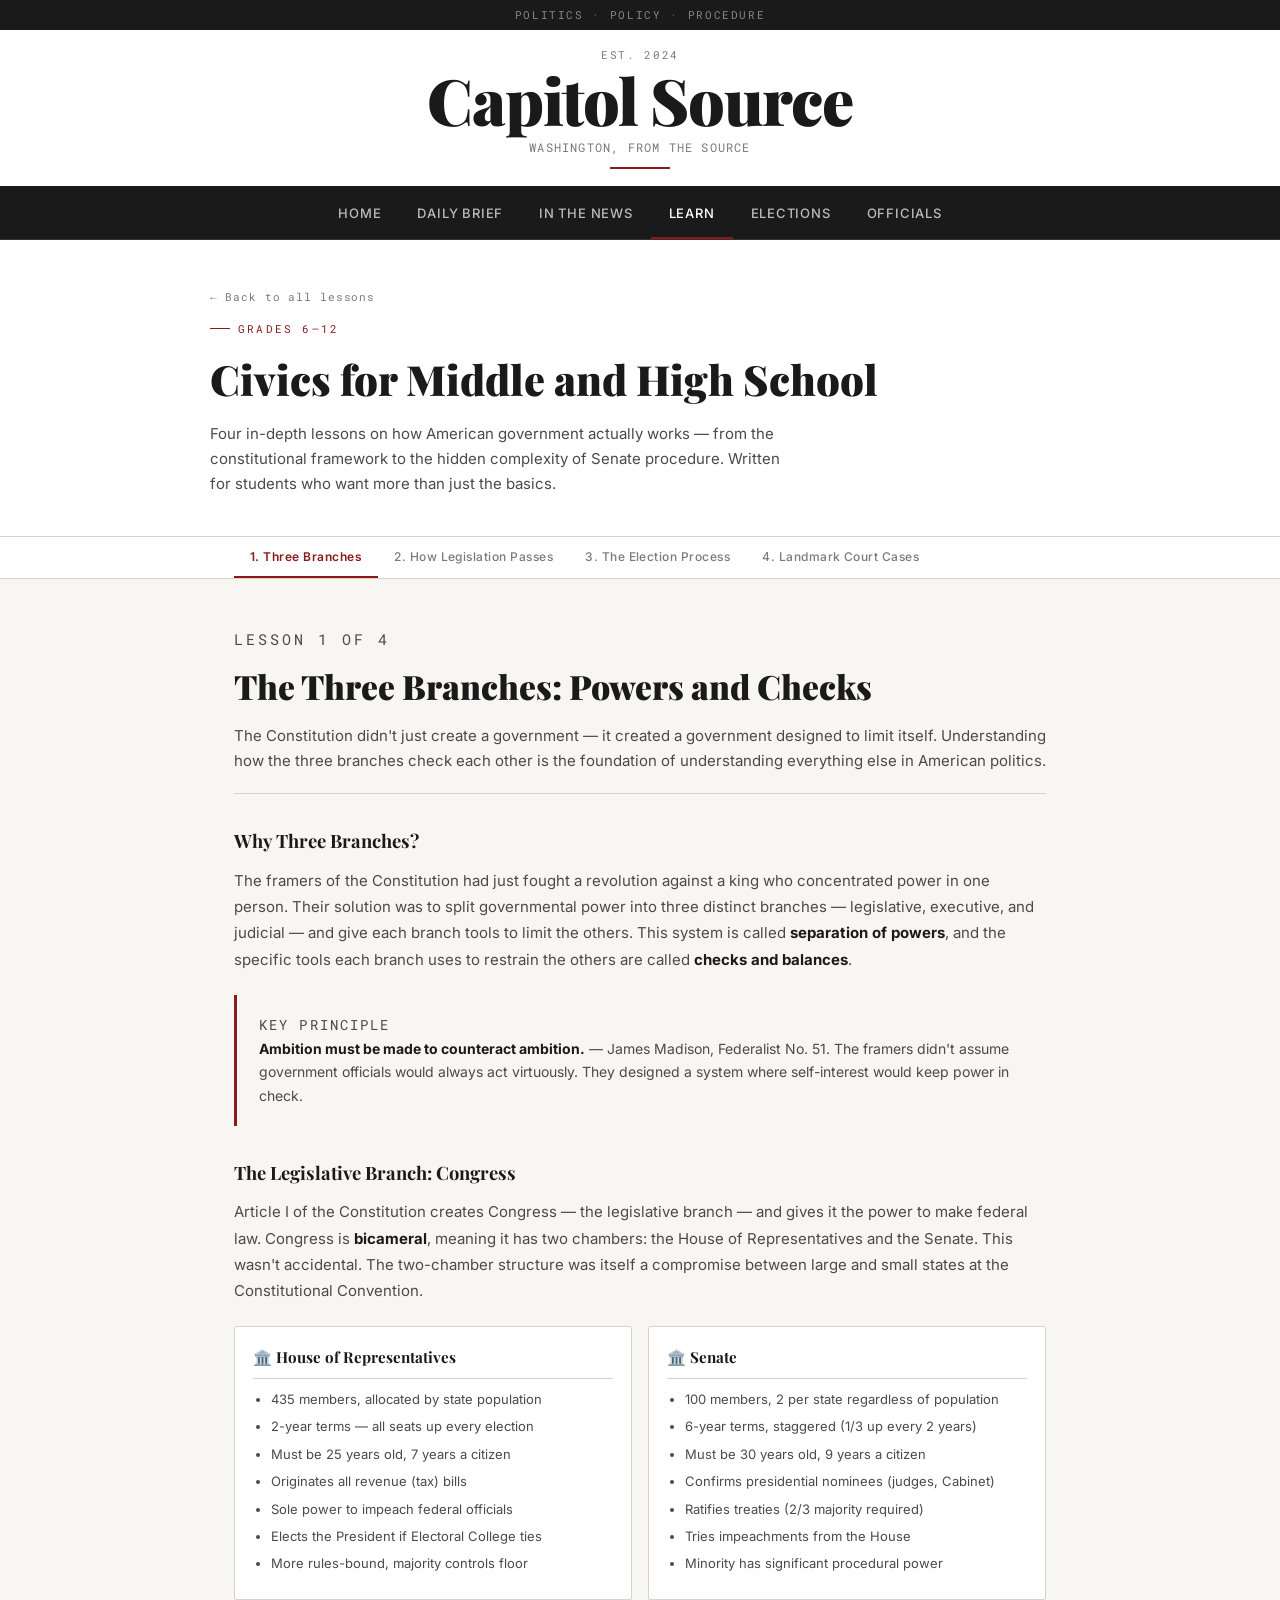
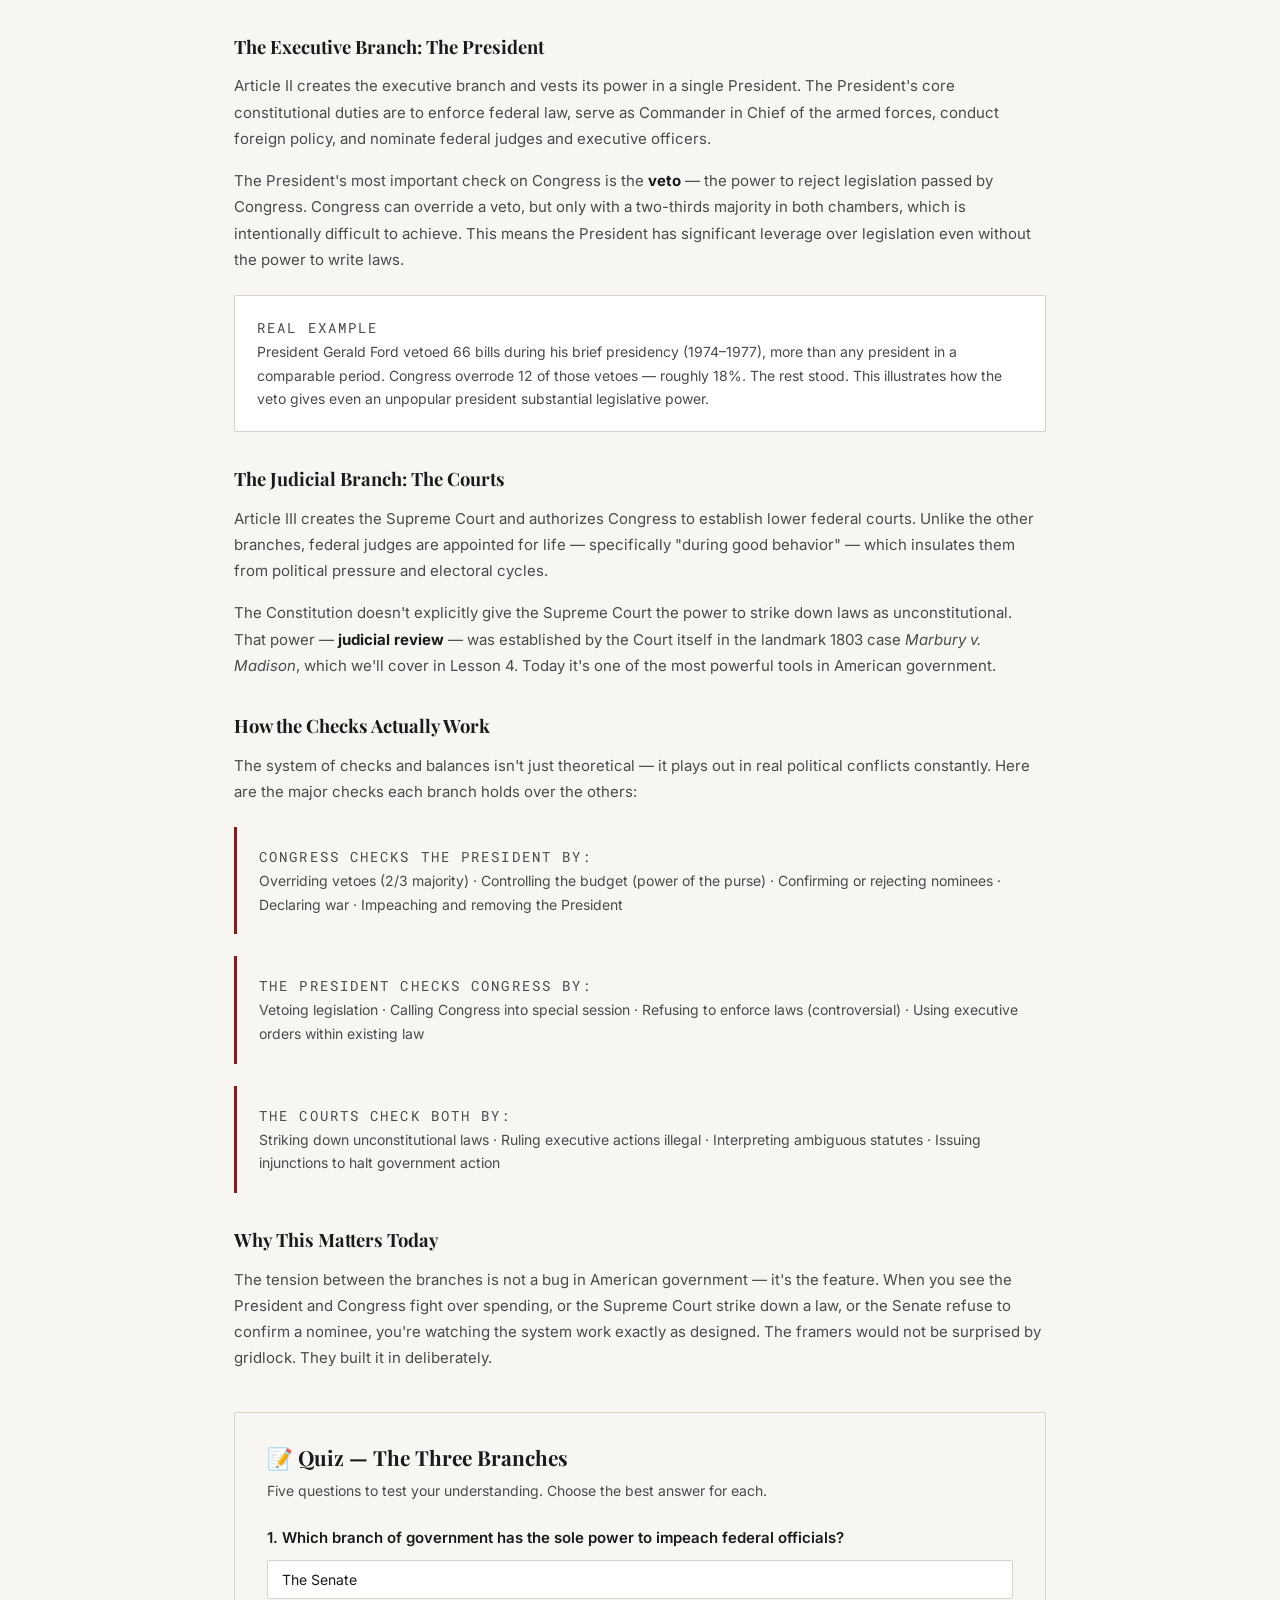
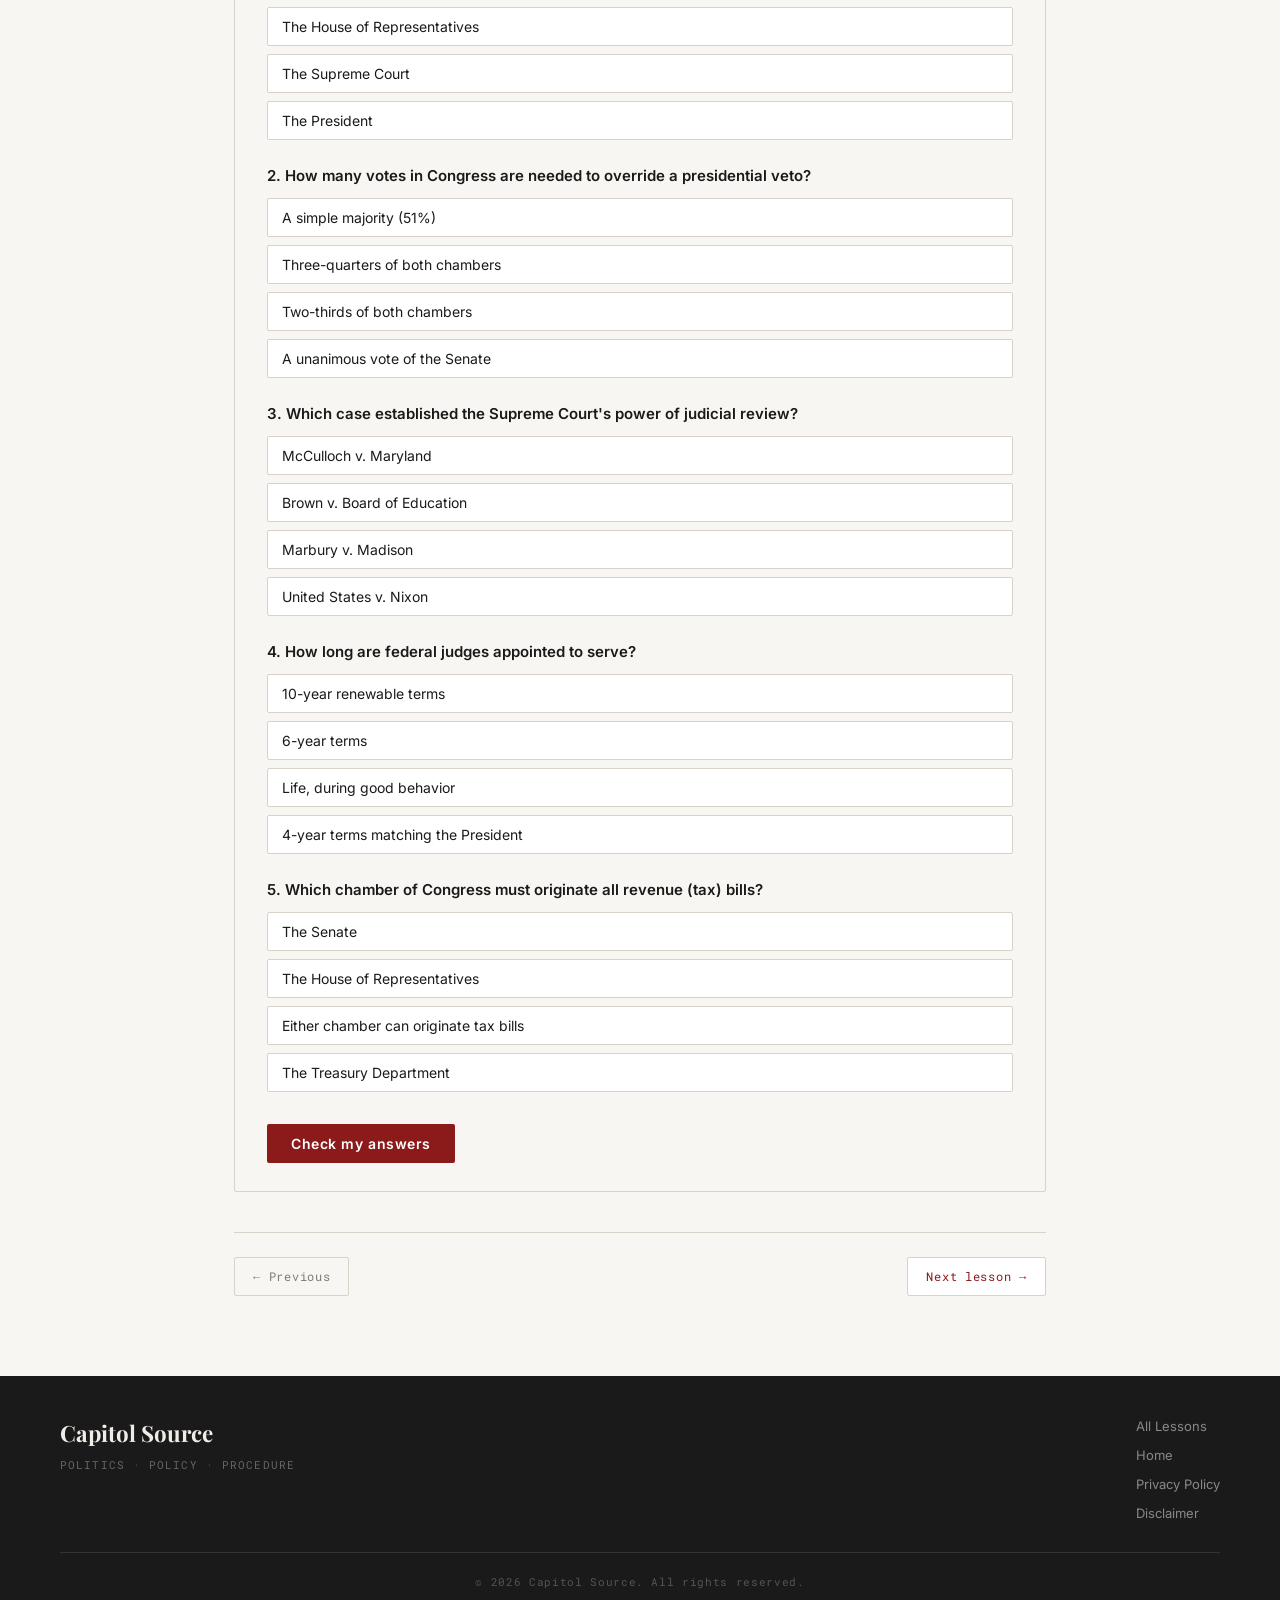
<file: learn-grades.html>
<!DOCTYPE html>
<html lang="en">
<head>
  <meta charset="UTF-8" />
  <meta name="viewport" content="width=device-width, initial-scale=1.0" />
  <title>Civics for Grades 6–12 — Capitol Source</title>
  <meta name="description" content="In-depth civics education for middle and high school students. Learn about the three branches, how legislation passes, elections, and landmark Supreme Court cases." />
  <link rel="preconnect" href="https://fonts.googleapis.com" />
  <link rel="preconnect" href="https://fonts.gstatic.com" crossorigin />
  <link href="https://fonts.googleapis.com/css2?family=Playfair+Display:ital,wght@0,700;0,900;1,700&family=Inter:wght@300;400;500;600&family=Roboto+Mono:wght@400;500&display=swap" rel="stylesheet" />
  <link rel="stylesheet" href="style.css" />
  <style>
    .page-hero { background: var(--bg-white); border-bottom: 1px solid var(--rule); padding: 48px 24px 40px; }
    .page-hero-inner { max-width: 860px; margin: 0 auto; }
    .page-hero h1 { font-family: var(--display); font-size: clamp(1.8rem,4vw,2.6rem); font-weight: 900; color: var(--ink); margin-bottom: 10px; }
    .page-hero p { color: var(--ink-light); font-size: 15px; line-height: 1.65; max-width: 580px; }
    .page-back { font-family: var(--mono); font-size: 11px; color: var(--ink-muted); letter-spacing: 0.08em; margin-bottom: 14px; display: block; text-decoration: none; }
    .page-back:hover { color: var(--accent); }

    .lesson-nav { background: var(--bg-white); border-bottom: 1px solid var(--rule); position: sticky; top: 0; z-index: 90; }
    .lesson-nav-inner { max-width: 860px; margin: 0 auto; padding: 0 24px; display: flex; gap: 0; overflow-x: auto; scrollbar-width: none; }
    .lesson-nav-inner::-webkit-scrollbar { display: none; }
    .lesson-nav-btn { flex-shrink: 0; padding: 12px 16px; font-size: 12px; font-weight: 500; letter-spacing: 0.04em; color: var(--ink-muted); border: none; border-bottom: 2px solid transparent; background: none; cursor: pointer; white-space: nowrap; font-family: var(--body); transition: color var(--transition), border-color var(--transition); }
    .lesson-nav-btn:hover { color: var(--ink); }
    .lesson-nav-btn.active { color: var(--accent); border-bottom-color: var(--accent); font-weight: 600; }

    .lessons-body { max-width: 860px; margin: 0 auto; padding: 48px 24px 80px; }

    .lesson-block { display: none; }
    .lesson-block.active { display: block; }

    .lesson-header { margin-bottom: 32px; padding-bottom: 20px; border-bottom: 1px solid var(--rule); }
    .lesson-number { font-family: var(--mono); font-size: 10px; letter-spacing: 0.2em; text-transform: uppercase; color: var(--accent); margin-bottom: 8px; }
    .lesson-header h2 { font-family: var(--display); font-size: clamp(1.5rem,3vw,2.1rem); font-weight: 900; color: var(--ink); margin-bottom: 10px; }
    .lesson-header p { color: var(--ink-light); font-size: 15px; line-height: 1.65; }

    .lesson-body h3 { font-family: var(--display); font-size: 1.15rem; font-weight: 700; color: var(--ink); margin: 32px 0 12px; }
    .lesson-body p { color: var(--ink-light); font-size: 15px; line-height: 1.75; margin-bottom: 16px; }
    .lesson-body strong { color: var(--ink); }

    .callout { background: var(--bg); border-left: 3px solid var(--accent); padding: 18px 22px; margin: 22px 0; border-radius: 0 var(--radius) var(--radius) 0; }
    .callout-label { font-family: var(--mono); font-size: 10px; letter-spacing: 0.15em; text-transform: uppercase; color: var(--accent); margin-bottom: 6px; }
    .callout p { color: var(--ink-light); font-size: 14px; line-height: 1.7; margin: 0; }
    .callout strong { color: var(--ink); }

    .example-box { background: var(--bg-white); border: 1px solid var(--rule); border-radius: var(--radius); padding: 20px 22px; margin: 22px 0; }
    .example-label { font-family: var(--mono); font-size: 10px; letter-spacing: 0.15em; text-transform: uppercase; color: var(--gold); margin-bottom: 8px; }
    .example-box p { color: var(--ink-light); font-size: 14px; line-height: 1.7; margin: 0; }

    .comparison-grid { display: grid; grid-template-columns: 1fr 1fr; gap: 16px; margin: 22px 0; }
    .comparison-card { background: var(--bg-white); border: 1px solid var(--rule); border-radius: var(--radius); padding: 18px; }
    .comparison-card h4 { font-family: var(--display); font-size: 0.95rem; font-weight: 700; color: var(--ink); margin-bottom: 10px; padding-bottom: 8px; border-bottom: 1px solid var(--rule); }
    .comparison-card ul { margin: 0; padding-left: 18px; }
    .comparison-card li { font-size: 13px; color: var(--ink-light); line-height: 1.65; margin-bottom: 6px; }

    .timeline { margin: 22px 0; }
    .timeline-item { display: flex; gap: 16px; margin-bottom: 16px; }
    .timeline-num { width: 28px; height: 28px; border-radius: 50%; background: var(--accent); color: #fff; font-size: 12px; font-weight: 700; display: flex; align-items: center; justify-content: center; flex-shrink: 0; margin-top: 2px; }
    .timeline-content { flex: 1; }
    .timeline-content strong { display: block; font-size: 14px; color: var(--ink); margin-bottom: 3px; }
    .timeline-content p { font-size: 13px; color: var(--ink-light); line-height: 1.6; margin: 0; }
    .timeline-content p strong { display: inline; font-size: 13px; }

    .scotus-case { background: var(--bg-white); border: 1px solid var(--rule); border-left: 3px solid var(--accent); border-radius: var(--radius); padding: 18px 20px; margin-bottom: 16px; }
    .scotus-case-name { font-family: var(--display); font-size: 1rem; font-weight: 700; color: var(--ink); margin-bottom: 3px; }
    .scotus-case-year { font-family: var(--mono); font-size: 10px; letter-spacing: 0.1em; color: var(--accent); margin-bottom: 8px; }
    .scotus-case p { font-size: 14px; color: var(--ink-light); line-height: 1.65; margin: 0; }
    .scotus-case-significance { font-size: 12px; font-style: italic; color: var(--ink-muted); margin-top: 6px; }

    /* Quiz styles */
    .quiz-section { background: var(--bg); border: 1px solid var(--rule); border-radius: var(--radius); padding: 28px 32px; margin-top: 40px; }
    .quiz-section h3 { font-family: var(--display); font-size: 1.3rem; font-weight: 700; color: var(--ink); margin-bottom: 6px; }
    .quiz-section > p { color: var(--ink-light); font-size: 14px; margin-bottom: 24px; }
    .quiz-q { margin-bottom: 24px; }
    .quiz-q p { font-size: 15px; font-weight: 600; color: var(--ink); margin-bottom: 10px; }
    .quiz-options { display: flex; flex-direction: column; gap: 8px; }
    .quiz-option { background: var(--bg-white); border: 1px solid var(--rule); border-radius: var(--radius); padding: 10px 14px; font-size: 14px; color: var(--ink); cursor: pointer; transition: background var(--transition), border-color var(--transition); text-align: left; font-family: var(--body); }
    .quiz-option:hover:not(:disabled) { background: var(--bg); border-color: var(--accent); }
    .quiz-option.correct { background: #e8f5e8; border-color: #5a9a5a; color: #1a4a1a; }
    .quiz-option.wrong { background: #f8e8e8; border-color: #c05050; color: #4a1a1a; }
    .quiz-option:disabled { cursor: default; }
    .quiz-score { font-family: var(--display); font-size: 1.1rem; font-weight: 700; color: var(--ink); text-align: center; padding: 16px; background: var(--bg-white); border: 1px solid var(--rule); border-radius: var(--radius); display: none; margin-top: 16px; }
    .quiz-btn { background: var(--accent); color: #fff; border: none; padding: 11px 24px; font-size: 14px; font-weight: 600; border-radius: var(--radius); cursor: pointer; font-family: var(--body); margin-top: 8px; letter-spacing: 0.04em; }
    .quiz-btn:hover { background: var(--accent-light); }

    .lesson-nav-arrows { display: flex; justify-content: space-between; margin-top: 40px; padding-top: 24px; border-top: 1px solid var(--rule); }
    .lesson-arrow-btn { font-family: var(--mono); font-size: 12px; letter-spacing: 0.06em; color: var(--accent); border: 1px solid var(--rule); border-radius: var(--radius); padding: 10px 18px; background: var(--bg-white); cursor: pointer; transition: border-color var(--transition), background var(--transition); }
    .lesson-arrow-btn:hover { border-color: var(--accent); background: var(--bg); }
    .lesson-arrow-btn:disabled { color: var(--ink-muted); cursor: default; border-color: var(--rule); background: var(--bg); }

    @media (max-width: 640px) {
      .comparison-grid { grid-template-columns: 1fr; }
      .quiz-section { padding: 20px 16px; }
    }
  </style>
</head>
<body>

  <div class="topbar">
    <span class="topbar-tagline">Politics · Policy · Procedure</span>
  </div>

  <header class="site-header">
    <div class="header-inner">
      <div class="masthead">
        <p class="masthead-eyebrow">Est. 2024</p>
        <h1 class="masthead-title"><a href="index.html" style="color:inherit">Capitol Source</a></h1>
        <p class="masthead-sub">Washington, from the source</p>
      </div>
    </div>
  </header>

    <nav class="site-nav">
    <div class="nav-inner">
      <a href="/" class="nav-link">Home</a>
      <a href="briefs.html" class="nav-link">Daily Brief</a>
      <a href="news.html" class="nav-link">In the News</a>
      <a href="learn.html" class="nav-link active">Learn</a>
      <a href="elections.html" class="nav-link">Elections</a>
      <a href="officials.html" class="nav-link">Officials</a>
    </div>
  </nav>

  <div class="page-hero">
    <div class="page-hero-inner">
      <a href="learn.html" class="page-back">← Back to all lessons</a>
      <div class="section-label">Grades 6–12</div>
      <h1>Civics for Middle and High School</h1>
      <p>Four in-depth lessons on how American government actually works — from the constitutional framework to the hidden complexity of Senate procedure. Written for students who want more than just the basics.</p>
    </div>
  </div>

  <!-- LESSON NAV -->
  <div class="lesson-nav">
    <div class="lesson-nav-inner">
      <button class="lesson-nav-btn active" onclick="showLesson(0, this)">1. Three Branches</button>
      <button class="lesson-nav-btn" onclick="showLesson(1, this)">2. How Legislation Passes</button>
      <button class="lesson-nav-btn" onclick="showLesson(2, this)">3. The Election Process</button>
      <button class="lesson-nav-btn" onclick="showLesson(3, this)">4. Landmark Court Cases</button>
    </div>
  </div>

  <div class="lessons-body">

    <!-- ── LESSON 1: THREE BRANCHES ── -->
    <div class="lesson-block active" id="lesson-0">
      <div class="lesson-header">
        <p class="lesson-number">Lesson 1 of 4</p>
        <h2>The Three Branches: Powers and Checks</h2>
        <p>The Constitution didn't just create a government — it created a government designed to limit itself. Understanding how the three branches check each other is the foundation of understanding everything else in American politics.</p>
      </div>
      <div class="lesson-body">

        <h3>Why Three Branches?</h3>
        <p>The framers of the Constitution had just fought a revolution against a king who concentrated power in one person. Their solution was to split governmental power into three distinct branches — legislative, executive, and judicial — and give each branch tools to limit the others. This system is called <strong>separation of powers</strong>, and the specific tools each branch uses to restrain the others are called <strong>checks and balances</strong>.</p>

        <div class="callout">
          <p class="callout-label">Key Principle</p>
          <p><strong>Ambition must be made to counteract ambition.</strong> — James Madison, Federalist No. 51. The framers didn't assume government officials would always act virtuously. They designed a system where self-interest would keep power in check.</p>
        </div>

        <h3>The Legislative Branch: Congress</h3>
        <p>Article I of the Constitution creates Congress — the legislative branch — and gives it the power to make federal law. Congress is <strong>bicameral</strong>, meaning it has two chambers: the House of Representatives and the Senate. This wasn't accidental. The two-chamber structure was itself a compromise between large and small states at the Constitutional Convention.</p>

        <div class="comparison-grid">
          <div class="comparison-card">
            <h4>🏛️ House of Representatives</h4>
            <ul>
              <li>435 members, allocated by state population</li>
              <li>2-year terms — all seats up every election</li>
              <li>Must be 25 years old, 7 years a citizen</li>
              <li>Originates all revenue (tax) bills</li>
              <li>Sole power to impeach federal officials</li>
              <li>Elects the President if Electoral College ties</li>
              <li>More rules-bound, majority controls floor</li>
            </ul>
          </div>
          <div class="comparison-card">
            <h4>🏛️ Senate</h4>
            <ul>
              <li>100 members, 2 per state regardless of population</li>
              <li>6-year terms, staggered (1/3 up every 2 years)</li>
              <li>Must be 30 years old, 9 years a citizen</li>
              <li>Confirms presidential nominees (judges, Cabinet)</li>
              <li>Ratifies treaties (2/3 majority required)</li>
              <li>Tries impeachments from the House</li>
              <li>Minority has significant procedural power</li>
            </ul>
          </div>
        </div>

        <h3>The Executive Branch: The President</h3>
        <p>Article II creates the executive branch and vests its power in a single President. The President's core constitutional duties are to enforce federal law, serve as Commander in Chief of the armed forces, conduct foreign policy, and nominate federal judges and executive officers.</p>
        <p>The President's most important check on Congress is the <strong>veto</strong> — the power to reject legislation passed by Congress. Congress can override a veto, but only with a two-thirds majority in both chambers, which is intentionally difficult to achieve. This means the President has significant leverage over legislation even without the power to write laws.</p>

        <div class="example-box">
          <p class="example-label">Real Example</p>
          <p>President Gerald Ford vetoed 66 bills during his brief presidency (1974–1977), more than any president in a comparable period. Congress overrode 12 of those vetoes — roughly 18%. The rest stood. This illustrates how the veto gives even an unpopular president substantial legislative power.</p>
        </div>

        <h3>The Judicial Branch: The Courts</h3>
        <p>Article III creates the Supreme Court and authorizes Congress to establish lower federal courts. Unlike the other branches, federal judges are appointed for life — specifically "during good behavior" — which insulates them from political pressure and electoral cycles.</p>
        <p>The Constitution doesn't explicitly give the Supreme Court the power to strike down laws as unconstitutional. That power — <strong>judicial review</strong> — was established by the Court itself in the landmark 1803 case <em>Marbury v. Madison</em>, which we'll cover in Lesson 4. Today it's one of the most powerful tools in American government.</p>

        <h3>How the Checks Actually Work</h3>
        <p>The system of checks and balances isn't just theoretical — it plays out in real political conflicts constantly. Here are the major checks each branch holds over the others:</p>

        <div class="callout">
          <p class="callout-label">Congress checks the President by:</p>
          <p>Overriding vetoes (2/3 majority) · Controlling the budget (power of the purse) · Confirming or rejecting nominees · Declaring war · Impeaching and removing the President</p>
        </div>
        <div class="callout">
          <p class="callout-label">The President checks Congress by:</p>
          <p>Vetoing legislation · Calling Congress into special session · Refusing to enforce laws (controversial) · Using executive orders within existing law</p>
        </div>
        <div class="callout">
          <p class="callout-label">The Courts check both by:</p>
          <p>Striking down unconstitutional laws · Ruling executive actions illegal · Interpreting ambiguous statutes · Issuing injunctions to halt government action</p>
        </div>

        <h3>Why This Matters Today</h3>
        <p>The tension between the branches is not a bug in American government — it's the feature. When you see the President and Congress fight over spending, or the Supreme Court strike down a law, or the Senate refuse to confirm a nominee, you're watching the system work exactly as designed. The framers would not be surprised by gridlock. They built it in deliberately.</p>

      </div>

      <!-- QUIZ 1 -->
      <div class="quiz-section">
        <h3>📝 Quiz — The Three Branches</h3>
        <p>Five questions to test your understanding. Choose the best answer for each.</p>

        <div class="quiz-q" id="l1q1">
          <p>1. Which branch of government has the sole power to impeach federal officials?</p>
          <div class="quiz-options">
            <button class="quiz-option" onclick="answer('l1q1',this,false)">The Senate</button>
            <button class="quiz-option" onclick="answer('l1q1',this,true)">The House of Representatives</button>
            <button class="quiz-option" onclick="answer('l1q1',this,false)">The Supreme Court</button>
            <button class="quiz-option" onclick="answer('l1q1',this,false)">The President</button>
          </div>
        </div>

        <div class="quiz-q" id="l1q2">
          <p>2. How many votes in Congress are needed to override a presidential veto?</p>
          <div class="quiz-options">
            <button class="quiz-option" onclick="answer('l1q2',this,false)">A simple majority (51%)</button>
            <button class="quiz-option" onclick="answer('l1q2',this,false)">Three-quarters of both chambers</button>
            <button class="quiz-option" onclick="answer('l1q2',this,true)">Two-thirds of both chambers</button>
            <button class="quiz-option" onclick="answer('l1q2',this,false)">A unanimous vote of the Senate</button>
          </div>
        </div>

        <div class="quiz-q" id="l1q3">
          <p>3. Which case established the Supreme Court's power of judicial review?</p>
          <div class="quiz-options">
            <button class="quiz-option" onclick="answer('l1q3',this,false)">McCulloch v. Maryland</button>
            <button class="quiz-option" onclick="answer('l1q3',this,false)">Brown v. Board of Education</button>
            <button class="quiz-option" onclick="answer('l1q3',this,true)">Marbury v. Madison</button>
            <button class="quiz-option" onclick="answer('l1q3',this,false)">United States v. Nixon</button>
          </div>
        </div>

        <div class="quiz-q" id="l1q4">
          <p>4. How long are federal judges appointed to serve?</p>
          <div class="quiz-options">
            <button class="quiz-option" onclick="answer('l1q4',this,false)">10-year renewable terms</button>
            <button class="quiz-option" onclick="answer('l1q4',this,false)">6-year terms</button>
            <button class="quiz-option" onclick="answer('l1q4',this,true)">Life, during good behavior</button>
            <button class="quiz-option" onclick="answer('l1q4',this,false)">4-year terms matching the President</button>
          </div>
        </div>

        <div class="quiz-q" id="l1q5">
          <p>5. Which chamber of Congress must originate all revenue (tax) bills?</p>
          <div class="quiz-options">
            <button class="quiz-option" onclick="answer('l1q5',this,false)">The Senate</button>
            <button class="quiz-option" onclick="answer('l1q5',this,true)">The House of Representatives</button>
            <button class="quiz-option" onclick="answer('l1q5',this,false)">Either chamber can originate tax bills</button>
            <button class="quiz-option" onclick="answer('l1q5',this,false)">The Treasury Department</button>
          </div>
        </div>

        <button class="quiz-btn" onclick="submitQuiz('l1', ['l1q1','l1q2','l1q3','l1q4','l1q5'])">Check my answers</button>
        <div class="quiz-score" id="l1-score"></div>
      </div>

      <div class="lesson-nav-arrows">
        <button class="lesson-arrow-btn" disabled>← Previous</button>
        <button class="lesson-arrow-btn" onclick="showLessonByIndex(1)">Next lesson →</button>
      </div>
    </div>

    <!-- ── LESSON 2: HOW LEGISLATION PASSES ── -->
    <div class="lesson-block" id="lesson-1">
      <div class="lesson-header">
        <p class="lesson-number">Lesson 2 of 4</p>
        <h2>How Legislation Passes</h2>
        <p>Most bills die. Of the thousands introduced in every Congress, only a small fraction become law. Understanding why requires understanding not just the formal process, but the procedural rules — especially in the Senate — that give the minority significant power to slow or stop legislation.</p>
      </div>
      <div class="lesson-body">

        <h3>Introduction: Where Bills Come From</h3>
        <p>Any member of Congress can introduce a bill. Ideas come from everywhere — constituents, lobbyists, advocacy groups, the President, or the member's own staff. In the House, a member drops the bill in a physical box called "the hopper." In the Senate, a bill is introduced from the floor. From that moment, most bills face an uphill battle.</p>

        <div class="callout">
          <p class="callout-label">By the Numbers</p>
          <p>In the 118th Congress (2023–2024), approximately <strong>19,000 bills</strong> were introduced. Fewer than <strong>500</strong> became law — roughly 2.6%. Most never make it out of committee.</p>
        </div>

        <h3>The Committee Stage</h3>
        <p>Every bill is referred to one or more committees with jurisdiction over its subject matter. This is where most legislation dies quietly — committees can simply choose not to act, and without committee approval, a bill almost never reaches the floor for a vote.</p>
        <p>In committee, members hold <strong>hearings</strong> to gather testimony from experts and stakeholders, then go through <strong>markup</strong> — a line-by-line review where members propose amendments and vote on the final text. If a bill passes committee, it's reported to the full chamber for consideration.</p>

        <h3>House Floor Procedure</h3>
        <p>The House is a majority-rules institution. The majority party controls what comes to the floor and when. Most significant legislation comes to the floor under a <strong>rule</strong> — a resolution from the Rules Committee that sets the terms of debate: how long, what amendments are allowed, and whether the bill can be modified.</p>
        <p>Because of its size (435 members), the House operates with strict time limits. Debate is typically limited to a few hours total, divided equally between the majority and minority. Members rarely speak for more than a few minutes each. The majority can — and regularly does — use rules to block amendments they don't like.</p>

        <h3>Senate Floor Procedure: Where It Gets Complex</h3>
        <p>The Senate operates very differently from the House — and understanding why requires understanding the <strong>filibuster</strong>, one of the most consequential and controversial tools in American government.</p>

        <p>In the Senate, any senator can object to proceeding to a bill. Without <strong>unanimous consent</strong> — agreement from all 100 senators — the majority must file a procedural motion called <strong>cloture</strong> to limit debate and force a vote. This is where Senate procedure becomes genuinely complex.</p>

        <div class="callout">
          <p class="callout-label">The Filibuster Explained</p>
          <p>A filibuster is the use of extended debate or procedural obstruction to delay or block a Senate vote. Unlike the movies, modern filibusters don't require senators to stand and talk for hours — a senator simply signals their intent to object, and the burden shifts to the majority to get 60 votes to end debate.</p>
        </div>

        <h3>Cloture: The Key to Senate Action</h3>
        <p>To end a filibuster and force a final vote, the Senate must invoke <strong>cloture</strong> under Rule XXII of the Standing Rules of the Senate. Here's exactly how it works:</p>

        <div class="timeline">
          <div class="timeline-item">
            <div class="timeline-num">1</div>
            <div class="timeline-content">
              <strong>Filing the cloture petition (behind the scenes)</strong>
              <p>Sixteen senators sign a cloture petition and file it with the Senate clerk. This happens off the floor — you won't see it on C-SPAN. It simply triggers the procedural clock that sets up the floor vote.</p>
            </div>
          </div>
          <div class="timeline-item">
            <div class="timeline-num">2</div>
            <div class="timeline-content">
              <strong>The intervening day requirement</strong>
              <p>After the petition is filed, one full calendar day must pass before the cloture vote can occur. If the petition is filed on a Monday, the cloture vote cannot happen until Wednesday at the earliest.</p>
            </div>
          </div>
          <div class="timeline-item">
            <div class="timeline-num">3</div>
            <div class="timeline-content">
              <strong>The cloture vote — what you see on the Senate floor</strong>
              <p>This is the vote you watch on C-SPAN. The Senate votes on the motion to invoke cloture — to end debate and force a final vote. It requires <strong>60 votes</strong> (three-fifths of the Senate) for most legislation. For executive nominations and most judicial nominations, the threshold was lowered to 51 votes in 2013 and 2017 respectively. If cloture is invoked, the 30-hour clock begins immediately.</p>
            </div>
          </div>
          <div class="timeline-item">
            <div class="timeline-num">4</div>
            <div class="timeline-content">
              <strong>The 30-hour post-cloture period</strong>
              <p>Cloture being invoked does not mean debate is over. The Senate enters a <strong>30-hour post-cloture debate period</strong> during which senators may debate, offer germane amendments, or use procedural motions. The majority leader can ask for unanimous consent to waive this period entirely — but any single senator can object and force all 30 hours to run. This is frequently used as a delay tactic by the minority.</p>
            </div>
          </div>
          <div class="timeline-item">
            <div class="timeline-num">5</div>
            <div class="timeline-content">
              <strong>Final passage vote</strong>
              <p>Only after the 30-hour post-cloture period expires (or is waived by unanimous consent) can the Senate vote on final passage. This vote requires only a simple majority — 51 votes. It is entirely possible for a bill to clear the 60-vote cloture threshold and then fail final passage if senators switch their vote, though this is uncommon.</p>
            </div>
          </div>
        </div>

        <div class="callout">
          <p class="callout-label">Why This Matters</p>
          <p>Because of the 60-vote cloture threshold, the Senate minority has enormous leverage. A unified minority of 41 senators can block any legislation indefinitely — even if 59 senators support it. This is why you often hear "the bill needed 60 votes" — that's shorthand for "the bill needed to clear cloture." The final passage threshold is always just 51.</p>
        </div>

        <h3>Additional Senate Procedural Constraints</h3>
        <p>Once cloture is invoked, additional restrictions apply to what senators can do during the 30-hour post-cloture period:</p>
        <h3>En Bloc Nominations (2025)</h3>
        <p>In 2025, the Senate adopted a new procedure allowing <strong>en bloc consideration</strong> of executive nominations — meaning the Senate can vote on a package of multiple nominees at once rather than holding a separate vote for each. This change was designed to speed up the confirmation process for lower-level executive branch positions that had previously faced individual holds and delays. Under the new process, nominees can be grouped together and confirmed in a single vote, though any senator can still pull an individual nominee out of the package and force a separate vote. The change applies primarily to sub-Cabinet and agency positions rather than Cabinet secretaries or federal judges, which still receive individual consideration.</p>

        <div class="callout">
          <p class="callout-label">Context</p>
          <p>The en bloc change reflects the broader tension over Senate confirmation procedure. The backlog of unconfirmed executive nominees had grown significantly in recent Congresses, with individual holds and procedural objections slowing the process considerably. Supporters argued the change was necessary for efficient government; critics argued it reduced scrutiny of individual nominees.</p>
        </div>

        <p><strong>The two-speech rule</strong> — Under Senate rules, each senator is limited to two speeches per legislative day on any given measure. This rule technically exists even without cloture but is rarely enforced. After cloture, it becomes meaningful because amendments and debate time are limited.</p>
        <p><strong>Amendment germaneness</strong> — After cloture is invoked, all amendments must be <strong>germane</strong> — directly relevant to the bill being considered. This prevents senators from attaching unrelated provisions (called "riders") to slow down the process.</p>
        <p><strong>Quorum calls</strong> — Senators can request a quorum call (a roll call to verify that enough senators are present to conduct business) as a procedural delay tactic. These eat into post-cloture time and can be used strategically.</p>

        <h3>Reconciliation: The 51-Vote Path</h3>
        <p>There is one major exception to the 60-vote cloture requirement: the <strong>budget reconciliation process</strong>. Under the Congressional Budget Act of 1974, certain budget-related legislation can be considered under reconciliation rules, which limit debate to 20 hours total and require only 51 votes to pass. This is why major fiscal legislation — including the 2017 Tax Cuts and Jobs Act and the 2022 Inflation Reduction Act — was passed through reconciliation rather than the regular process. However, reconciliation has strict limitations on what it can include, enforced by the Senate parliamentarian under rules known as the Byrd Rule.</p>

        <h3>Conference Committees and Resolving Differences</h3>
        <p>For a bill to become law, both chambers must pass <strong>identical text</strong>. Because the House and Senate almost always pass different versions of the same bill, they must reconcile the differences. This happens in two ways: the chambers can "ping-pong" the bill back and forth with amendments, or they can form a <strong>conference committee</strong> — a joint group of House and Senate members who negotiate a single final version. The conference report must then be approved by both chambers without further amendment before going to the President.</p>

        <h3>Presidential Action</h3>
        <p>Once Congress passes a bill, the President has several options. The President can <strong>sign</strong> the bill into law, <strong>veto</strong> it and return it to Congress with objections, or do nothing. If the President does nothing for 10 days while Congress is in session, the bill becomes law automatically. If Congress adjourns within those 10 days and the President does nothing, the bill dies — this is called a <strong>pocket veto</strong>, and it cannot be overridden.</p>

      </div>

      <!-- QUIZ 2 -->
      <div class="quiz-section">
        <h3>📝 Quiz — How Legislation Passes</h3>
        <p>Five questions on the legislative process, including Senate procedure.</p>

        <div class="quiz-q" id="l2q1">
          <p>1. How many votes are required to invoke cloture on most Senate legislation?</p>
          <div class="quiz-options">
            <button class="quiz-option" onclick="answer('l2q1',this,false)">51 votes</button>
            <button class="quiz-option" onclick="answer('l2q1',this,false)">55 votes</button>
            <button class="quiz-option" onclick="answer('l2q1',this,true)">60 votes</button>
            <button class="quiz-option" onclick="answer('l2q1',this,false)">67 votes</button>
          </div>
        </div>

        <div class="quiz-q" id="l2q2">
          <p>2. After cloture is invoked in the Senate, how many hours of debate are still permitted?</p>
          <div class="quiz-options">
            <button class="quiz-option" onclick="answer('l2q2',this,false)">No further debate is permitted</button>
            <button class="quiz-option" onclick="answer('l2q2',this,false)">10 hours</button>
            <button class="quiz-option" onclick="answer('l2q2',this,true)">30 hours</button>
            <button class="quiz-option" onclick="answer('l2q2',this,false)">48 hours</button>
          </div>
        </div>

        <div class="quiz-q" id="l2q3">
          <p>3. What is a "pocket veto"?</p>
          <div class="quiz-options">
            <button class="quiz-option" onclick="answer('l2q3',this,false)">When the President secretly signs a bill without announcement</button>
            <button class="quiz-option" onclick="answer('l2q3',this,true)">When Congress adjourns within 10 days of passing a bill and the President takes no action, killing it</button>
            <button class="quiz-option" onclick="answer('l2q3',this,false)">When the President vetoes a bill without sending it back to Congress</button>
            <button class="quiz-option" onclick="answer('l2q3',this,false)">When a senator holds a bill in committee indefinitely</button>
          </div>
        </div>

        <div class="quiz-q" id="l2q4">
          <p>4. What is the budget reconciliation process primarily used for?</p>
          <div class="quiz-options">
            <button class="quiz-option" onclick="answer('l2q4',this,false)">Resolving differences between House and Senate versions of a bill</button>
            <button class="quiz-option" onclick="answer('l2q4',this,false)">Confirming presidential nominees without a filibuster</button>
            <button class="quiz-option" onclick="answer('l2q4',this,true)">Passing budget-related legislation with only 51 Senate votes</button>
            <button class="quiz-option" onclick="answer('l2q4',this,false)">Overriding a presidential veto</button>
          </div>
        </div>

        <div class="quiz-q" id="l2q5">
          <p>5. After cloture is invoked, what restriction applies to Senate amendments?</p>
          <div class="quiz-options">
            <button class="quiz-option" onclick="answer('l2q5',this,false)">No amendments are permitted at all</button>
            <button class="quiz-option" onclick="answer('l2q5',this,true)">Amendments must be germane (directly relevant) to the bill</button>
            <button class="quiz-option" onclick="answer('l2q5',this,false)">Only the majority leader may offer amendments</button>
            <button class="quiz-option" onclick="answer('l2q5',this,false)">Amendments require a two-thirds majority to be adopted</button>
          </div>
        </div>

        <button class="quiz-btn" onclick="submitQuiz('l2', ['l2q1','l2q2','l2q3','l2q4','l2q5'])">Check my answers</button>
        <div class="quiz-score" id="l2-score"></div>
      </div>

      <div class="lesson-nav-arrows">
        <button class="lesson-arrow-btn" onclick="showLessonByIndex(0)">← Previous</button>
        <button class="lesson-arrow-btn" onclick="showLessonByIndex(2)">Next lesson →</button>
      </div>
    </div>

    <!-- ── LESSON 3: ELECTIONS ── -->
    <div class="lesson-block" id="lesson-2">
      <div class="lesson-header">
        <p class="lesson-number">Lesson 3 of 4</p>
        <h2>The Election Process</h2>
        <p>How does a candidate go from announcement to the Oval Office — or a congressional seat? The American election system is a layered, state-by-state process that rewards organization, fundraising, and endurance. Here's how it actually works.</p>
      </div>
      <div class="lesson-body">

        <h3>Who Can Run?</h3>
        <p>The Constitution sets minimum requirements for federal office. These are hard floors — states cannot add additional requirements beyond what the Constitution specifies.</p>

        <div class="comparison-grid">
          <div class="comparison-card">
            <h4>House of Representatives</h4>
            <ul>
              <li>At least 25 years old</li>
              <li>U.S. citizen for at least 7 years</li>
              <li>Resident of the state they represent</li>
              <li>No requirement to live in the specific district</li>
            </ul>
          </div>
          <div class="comparison-card">
            <h4>Senate</h4>
            <ul>
              <li>At least 30 years old</li>
              <li>U.S. citizen for at least 9 years</li>
              <li>Resident of the state they represent</li>
              <li>Each state elects 2 senators regardless of population</li>
            </ul>
          </div>
        </div>

        <div class="comparison-grid">
          <div class="comparison-card">
            <h4>President</h4>
            <ul>
              <li>At least 35 years old</li>
              <li>Natural-born U.S. citizen</li>
              <li>Resident of the U.S. for at least 14 years</li>
              <li>Cannot have served two full terms previously</li>
            </ul>
          </div>
          <div class="comparison-card">
            <h4>Filing Requirements</h4>
            <ul>
              <li>Must meet state ballot access laws</li>
              <li>Typically requires signatures or filing fees</li>
              <li>Must file with the FEC if raising/spending over $5,000</li>
              <li>Deadlines vary by state — some as early as January</li>
            </ul>
          </div>
        </div>

        <h3>Primary Elections</h3>
        <p>Before the general election, each party typically holds a primary to determine its nominee. Primaries come in several forms, and the rules vary significantly by state:</p>
        <p><strong>Closed primaries</strong> — Only registered members of a party can vote in that party's primary. If you're registered as an independent, you typically cannot participate. Common in states like New York and Pennsylvania.</p>
        <p><strong>Open primaries</strong> — Any registered voter can participate in either party's primary, regardless of their own registration. Common in states like Michigan and Wisconsin.</p>
        <p><strong>Top-two primaries</strong> — All candidates from all parties appear on a single ballot, and the top two vote-getters advance to the general election regardless of party. Used in California and Washington state — it's possible for two Democrats or two Republicans to face each other in November.</p>
        <p><strong>Caucuses</strong> — Rather than secret ballots, caucuses involve voters publicly gathering and deliberating before declaring their preference. Iowa famously held the first presidential caucus for decades. Following controversy over delays in the 2020 results, Iowa Democrats switched to a mail-in primary in 2024.</p>

        <h3>Presidential Primaries and the Delegate System</h3>
        <p>Presidential primaries are more complex than congressional primaries because they're not directly electing a nominee — they're selecting <strong>delegates</strong> who will vote at the party's national convention. Each state is allocated a certain number of delegates based on population and party rules.</p>
        <p>Democratic primaries generally allocate delegates <strong>proportionally</strong> — if a candidate wins 40% of the vote in a state, they get roughly 40% of that state's delegates. Republican primaries vary more by state — some are winner-take-all, some are proportional, some are hybrid.</p>
        <p>A candidate who wins enough delegates before the convention to secure the nomination (a majority of all delegates) is called the <strong>presumptive nominee</strong>. If no candidate reaches that threshold, the convention becomes contested — delegates may be free to vote for any candidate after the first ballot.</p>

        <h3>The Electoral College</h3>
        <p>Americans don't directly elect the President. They vote for <strong>electors</strong> who are pledged to a candidate. This system — the Electoral College — was established in Article II of the Constitution and has been a source of controversy throughout American history.</p>
        <p>Each state receives a number of electors equal to its total congressional representation (House seats + 2 senators). California has 54 electoral votes; Wyoming has 3. Washington D.C. receives 3 electoral votes under the 23rd Amendment. There are <strong>538 total electoral votes</strong>, and a candidate needs <strong>270</strong> to win.</p>
        <p>In 48 states and D.C., the presidential candidate who wins the popular vote in that state receives <strong>all</strong> of that state's electoral votes (winner-take-all). Maine and Nebraska use a congressional district method that can split their electoral votes.</p>

        <div class="callout">
          <p class="callout-label">When No One Reaches 270</p>
          <p>If no candidate reaches 270 electoral votes, the House of Representatives selects the President — but with a twist. Each <strong>state delegation</strong> gets one vote, not each individual House member. So Wyoming's single representative has the same weight as California's 52. The Senate separately selects the Vice President. This has only happened twice: 1800 and 1824.</p>
        </div>

        <h3>The General Election Calendar</h3>
        <div class="timeline">
          <div class="timeline-item">
            <div class="timeline-num">1</div>
            <div class="timeline-content">
              <strong>Primary season (January–June of election year)</strong>
              <p>States hold primaries and caucuses on different dates. "Super Tuesday" — typically in early March — is when the largest number of states vote simultaneously, often effectively deciding the nomination.</p>
            </div>
          </div>
          <div class="timeline-item">
            <div class="timeline-num">2</div>
            <div class="timeline-content">
              <strong>National conventions (July–September)</strong>
              <p>Each party holds a convention where delegates formally nominate their presidential and vice-presidential candidates and adopt the party platform.</p>
            </div>
          </div>
          <div class="timeline-item">
            <div class="timeline-num">3</div>
            <div class="timeline-content">
              <strong>General election campaign (September–November)</strong>
              <p>Candidates focus resources on competitive "battleground" states where the outcome is uncertain. Safe states for either party receive less attention.</p>
            </div>
          </div>
          <div class="timeline-item">
            <div class="timeline-num">4</div>
            <div class="timeline-content">
              <strong>Election Day (first Tuesday after November 1st)</strong>
              <p>Voters cast ballots. Results are reported throughout the night as states close polls. Media organizations project winners based on vote counts and exit polling.</p>
            </div>
          </div>
          <div class="timeline-item">
            <div class="timeline-num">5</div>
            <div class="timeline-content">
              <strong>Electoral College vote (mid-December)</strong>
              <p>Electors meet in their state capitals and cast formal electoral votes. Most states require electors to vote for the candidate they're pledged to.</p>
            </div>
          </div>
          <div class="timeline-item">
            <div class="timeline-num">6</div>
            <div class="timeline-content">
              <strong>Congressional certification (January 6th)</strong>
              <p>A joint session of Congress formally counts and certifies the electoral votes. The Vice President presides.</p>
            </div>
          </div>
          <div class="timeline-item">
            <div class="timeline-num">7</div>
            <div class="timeline-content">
              <strong>Inauguration (January 20th)</strong>
              <p>The new President is sworn in. If January 20th falls on a Sunday, the public ceremony is held January 21st.</p>
            </div>
          </div>
        </div>

      </div>

      <!-- QUIZ 3 -->
      <div class="quiz-section">
        <h3>📝 Quiz — The Election Process</h3>
        <p>Five questions on primaries, the Electoral College, and election mechanics.</p>

        <div class="quiz-q" id="l3q1">
          <p>1. How many electoral votes are needed to win the presidency?</p>
          <div class="quiz-options">
            <button class="quiz-option" onclick="answer('l3q1',this,false)">269</button>
            <button class="quiz-option" onclick="answer('l3q1',this,true)">270</button>
            <button class="quiz-option" onclick="answer('l3q1',this,false)">300</button>
            <button class="quiz-option" onclick="answer('l3q1',this,false)">435</button>
          </div>
        </div>

        <div class="quiz-q" id="l3q2">
          <p>2. In a closed primary, who is allowed to vote?</p>
          <div class="quiz-options">
            <button class="quiz-option" onclick="answer('l3q2',this,false)">Any registered voter regardless of party affiliation</button>
            <button class="quiz-option" onclick="answer('l3q2',this,true)">Only registered members of that political party</button>
            <button class="quiz-option" onclick="answer('l3q2',this,false)">Only voters who are registered as independents</button>
            <button class="quiz-option" onclick="answer('l3q2',this,false)">All citizens including non-registered voters</button>
          </div>
        </div>

        <div class="quiz-q" id="l3q3">
          <p>3. If no presidential candidate wins 270 electoral votes, who selects the President?</p>
          <div class="quiz-options">
            <button class="quiz-option" onclick="answer('l3q3',this,false)">The Senate, with each senator getting one vote</button>
            <button class="quiz-option" onclick="answer('l3q3',this,false)">The Supreme Court</button>
            <button class="quiz-option" onclick="answer('l3q3',this,true)">The House of Representatives, with each state delegation getting one vote</button>
            <button class="quiz-option" onclick="answer('l3q3',this,false)">A new election is held within 30 days</button>
          </div>
        </div>

        <div class="quiz-q" id="l3q4">
          <p>4. What is the minimum age requirement to run for the U.S. Senate?</p>
          <div class="quiz-options">
            <button class="quiz-option" onclick="answer('l3q4',this,false)">25 years old</button>
            <button class="quiz-option" onclick="answer('l3q4',this,false)">35 years old</button>
            <button class="quiz-option" onclick="answer('l3q4',this,true)">30 years old</button>
            <button class="quiz-option" onclick="answer('l3q4',this,false)">21 years old</button>
          </div>
        </div>

        <div class="quiz-q" id="l3q5">
          <p>5. Which two states use a congressional district method that can split their electoral votes?</p>
          <div class="quiz-options">
            <button class="quiz-option" onclick="answer('l3q5',this,false)">Florida and Ohio</button>
            <button class="quiz-option" onclick="answer('l3q5',this,false)">California and Texas</button>
            <button class="quiz-option" onclick="answer('l3q5',this,true)">Maine and Nebraska</button>
            <button class="quiz-option" onclick="answer('l3q5',this,false)">Pennsylvania and Michigan</button>
          </div>
        </div>

        <button class="quiz-btn" onclick="submitQuiz('l3', ['l3q1','l3q2','l3q3','l3q4','l3q5'])">Check my answers</button>
        <div class="quiz-score" id="l3-score"></div>
      </div>

      <div class="lesson-nav-arrows">
        <button class="lesson-arrow-btn" onclick="showLessonByIndex(1)">← Previous</button>
        <button class="lesson-arrow-btn" onclick="showLessonByIndex(3)">Next lesson →</button>
      </div>
    </div>

    <!-- ── LESSON 4: SUPREME COURT CASES ── -->
    <div class="lesson-block" id="lesson-3">
      <div class="lesson-header">
        <p class="lesson-number">Lesson 4 of 4</p>
        <h2>Landmark Supreme Court Cases</h2>
        <p>The Supreme Court doesn't just apply the law — it shapes it. These landmark decisions redefined the relationship between citizens and their government, and many remain flashpoints in American politics today.</p>
      </div>
      <div class="lesson-body">

        <h3>How the Supreme Court Works</h3>
        <p>The Supreme Court has nine justices — one Chief Justice and eight Associate Justices — all appointed by the President and confirmed by the Senate for life. The Court receives thousands of petitions each year but agrees to hear only about 60–80 cases (through a process called granting <strong>certiorari</strong>). Cases typically involve a question of federal or constitutional law where lower courts have disagreed.</p>
        <p>Decisions are issued as written opinions. The majority opinion becomes binding precedent — lower courts must follow it. Justices who agree with the outcome but for different reasons may write <strong>concurring opinions</strong>. Those who disagree write <strong>dissenting opinions</strong>, which have no legal force but often shape future arguments and, occasionally, future majorities.</p>

        <h3>The Foundation Cases</h3>

        <div class="scotus-case" id="branches">
          <p class="scotus-case-name">Marbury v. Madison</p>
          <p class="scotus-case-year">1803 · Chief Justice John Marshall</p>
          <p>William Marbury had been appointed as a federal judge in the final hours of John Adams's presidency but never received his commission. He sued Secretary of State James Madison to deliver it. Chief Justice Marshall ruled that while Marbury was entitled to his commission, the law Marbury used to bring his case was unconstitutional — and the Supreme Court had the power to say so. This established <strong>judicial review</strong>: the authority of the Court to invalidate laws that violate the Constitution.</p>
          <p class="scotus-case-significance">Why it matters: Every time the Supreme Court strikes down a law — from gun regulations to campaign finance rules — it's exercising the power first claimed in this case.</p>
        </div>

        <div class="scotus-case">
          <p class="scotus-case-name">McCulloch v. Maryland</p>
          <p class="scotus-case-year">1819 · Chief Justice John Marshall</p>
          <p>Maryland tried to tax the federally chartered Bank of the United States. The case raised two questions: could Congress establish a national bank, and could a state tax it? Marshall ruled that Congress had implied powers beyond those explicitly listed in the Constitution ("necessary and proper" clause), and that states could not tax federal institutions because "the power to tax involves the power to destroy."</p>
          <p class="scotus-case-significance">Why it matters: Established that the federal government's powers are broad and that federal law is supreme over state law — the foundation of modern federal power.</p>
        </div>

        <h3>Civil Rights and Equal Protection</h3>

        <div class="scotus-case">
          <p class="scotus-case-name">Plessy v. Ferguson</p>
          <p class="scotus-case-year">1896</p>
          <p>Homer Plessy, who was one-eighth Black, sat in a whites-only railroad car in Louisiana and was arrested. The Court ruled 7-1 that "separate but equal" facilities did not violate the 14th Amendment's equal protection clause. Justice John Marshall Harlan wrote a famous lone dissent: "Our Constitution is color-blind."</p>
          <p class="scotus-case-significance">Why it matters: Provided the constitutional basis for Jim Crow segregation laws for nearly 60 years until Brown v. Board overturned it.</p>
        </div>

        <div class="scotus-case">
          <p class="scotus-case-name">Brown v. Board of Education</p>
          <p class="scotus-case-year">1954 · Chief Justice Earl Warren</p>
          <p>Linda Brown, a Black student in Topeka, Kansas, was denied admission to a whites-only school near her home. In a unanimous decision, the Court held that "separate educational facilities are inherently unequal" and that segregated public schools violated the Equal Protection Clause of the 14th Amendment. Chief Justice Warren worked to achieve unanimity, believing a divided court would undermine the decision's authority.</p>
          <p class="scotus-case-significance">Why it matters: Overturned Plessy v. Ferguson and began the legal dismantling of state-sanctioned segregation. One of the most consequential decisions in American history.</p>
        </div>

        <h3>Presidential Power and Its Limits</h3>

        <div class="scotus-case">
          <p class="scotus-case-name">Youngstown Sheet & Tube Co. v. Sawyer</p>
          <p class="scotus-case-year">1952</p>
          <p>During the Korean War, President Truman seized the nation's steel mills to prevent a strike that he said would harm the war effort. The Court ruled 6-3 that Truman had exceeded his constitutional authority — Congress had not authorized the seizure. Justice Robert Jackson's concurring opinion created a three-part framework for analyzing presidential power that courts still use today.</p>
          <p class="scotus-case-significance">Why it matters: Established that the President cannot act in defiance of Congress's will, even during wartime. Jackson's framework remains the standard for presidential power cases.</p>
        </div>

        <div class="scotus-case">
          <p class="scotus-case-name">United States v. Nixon</p>
          <p class="scotus-case-year">1974 · Chief Justice Warren Burger</p>
          <p>During the Watergate investigation, President Nixon claimed executive privilege and refused to turn over White House tape recordings to a special prosecutor. The unanimous Court ruled that while executive privilege exists, it is not absolute — it must yield to the specific need for evidence in a criminal trial.</p>
          <p class="scotus-case-significance">Why it matters: Established that no one — including the President — is above the law. Nixon resigned 16 days after the ruling.</p>
        </div>

        <h3>First Amendment and Free Speech</h3>

        <div class="scotus-case">
          <p class="scotus-case-name">Citizens United v. FEC</p>
          <p class="scotus-case-year">2010</p>
          <p>A nonprofit corporation wanted to air a critical documentary about Hillary Clinton close to a presidential primary. The Court ruled 5-4 that the government cannot restrict independent political expenditures by corporations, associations, or labor unions. The majority held that political speech does not lose First Amendment protection simply because its source is a corporation.</p>
          <p class="scotus-case-significance">Why it matters: Fundamentally changed campaign finance law, leading to the rise of "Super PACs" and dramatically increasing the role of outside money in elections. Among the most controversial decisions of the modern era.</p>
        </div>

        <h3>Recent Landmark Decisions</h3>

        <div class="scotus-case">
          <p class="scotus-case-name">Dobbs v. Jackson Women's Health Organization</p>
          <p class="scotus-case-year">2022</p>
          <p>Mississippi passed a law banning most abortions after 15 weeks. The case directly challenged Roe v. Wade (1973), which had established a constitutional right to abortion, and Planned Parenthood v. Casey (1992), which reaffirmed it. The Court ruled 6-3 to overturn both precedents, holding that the Constitution does not confer a right to abortion and returning the question to individual states.</p>
          <p class="scotus-case-significance">Why it matters: One of the most significant reversals of precedent in modern history. As of 2024, roughly half of U.S. states have enacted significant abortion restrictions while others have enshrined abortion access in law or state constitutions.</p>
        </div>

        <div class="callout">
          <p class="callout-label">A Note on Nonpartisanship</p>
          <p>Supreme Court decisions are presented here as legal and historical facts, not political endorsements. Every case listed has proponents and critics across the political spectrum. Capitol Source presents these decisions to inform, not to advocate for any particular outcome.</p>
        </div>

      </div>

      <!-- QUIZ 4 -->
      <div class="quiz-section">
        <h3>📝 Quiz — Landmark Supreme Court Cases</h3>
        <p>Five questions on the Court's most consequential decisions.</p>

        <div class="quiz-q" id="l4q1">
          <p>1. Which case established the Supreme Court's power of judicial review?</p>
          <div class="quiz-options">
            <button class="quiz-option" onclick="answer('l4q1',this,false)">McCulloch v. Maryland (1819)</button>
            <button class="quiz-option" onclick="answer('l4q1',this,true)">Marbury v. Madison (1803)</button>
            <button class="quiz-option" onclick="answer('l4q1',this,false)">United States v. Nixon (1974)</button>
            <button class="quiz-option" onclick="answer('l4q1',this,false)">Brown v. Board of Education (1954)</button>
          </div>
        </div>

        <div class="quiz-q" id="l4q2">
          <p>2. The "separate but equal" doctrine from Plessy v. Ferguson was overturned by which case?</p>
          <div class="quiz-options">
            <button class="quiz-option" onclick="answer('l4q2',this,false)">Youngstown Sheet & Tube Co. v. Sawyer</button>
            <button class="quiz-option" onclick="answer('l4q2',this,true)">Brown v. Board of Education</button>
            <button class="quiz-option" onclick="answer('l4q2',this,false)">Citizens United v. FEC</button>
            <button class="quiz-option" onclick="answer('l4q2',this,false)">Dobbs v. Jackson Women's Health</button>
          </div>
        </div>

        <div class="quiz-q" id="l4q3">
          <p>3. In United States v. Nixon, what did the Court rule about executive privilege?</p>
          <div class="quiz-options">
            <button class="quiz-option" onclick="answer('l4q3',this,false)">Executive privilege is absolute and cannot be overridden</button>
            <button class="quiz-option" onclick="answer('l4q3',this,false)">Executive privilege does not exist in the Constitution</button>
            <button class="quiz-option" onclick="answer('l4q3',this,true)">Executive privilege exists but is not absolute and must yield to criminal evidence needs</button>
            <button class="quiz-option" onclick="answer('l4q3',this,false)">Only Congress can waive executive privilege</button>
          </div>
        </div>

        <div class="quiz-q" id="l4q4">
          <p>4. What did Citizens United v. FEC primarily establish?</p>
          <div class="quiz-options">
            <button class="quiz-option" onclick="answer('l4q4',this,false)">That corporations cannot donate directly to candidates</button>
            <button class="quiz-option" onclick="answer('l4q4',this,true)">That the government cannot restrict independent political expenditures by corporations and unions</button>
            <button class="quiz-option" onclick="answer('l4q4',this,false)">That campaign finance limits are constitutional</button>
            <button class="quiz-option" onclick="answer('l4q4',this,false)">That political speech by nonprofits is not protected</button>
          </div>
        </div>

        <div class="quiz-q" id="l4q5">
          <p>5. What did the Supreme Court rule in Dobbs v. Jackson Women's Health (2022)?</p>
          <div class="quiz-options">
            <button class="quiz-option" onclick="answer('l4q5',this,false)">Abortion restrictions are unconstitutional under the 14th Amendment</button>
            <button class="quiz-option" onclick="answer('l4q5',this,false)">States may not ban abortion before fetal viability</button>
            <button class="quiz-option" onclick="answer('l4q5',this,true)">The Constitution does not confer a right to abortion, returning the issue to states</button>
            <button class="quiz-option" onclick="answer('l4q5',this,false)">Congress must pass a federal law governing abortion access</button>
          </div>
        </div>

        <button class="quiz-btn" onclick="submitQuiz('l4', ['l4q1','l4q2','l4q3','l4q4','l4q5'])">Check my answers</button>
        <div class="quiz-score" id="l4-score"></div>
      </div>

      <div class="lesson-nav-arrows">
        <button class="lesson-arrow-btn" onclick="showLessonByIndex(2)">← Previous</button>
        <button class="lesson-arrow-btn" disabled>All lessons complete ✓</button>
      </div>
    </div>

  </div>

  <footer class="site-footer">
    <div class="footer-inner">
      <div class="footer-brand"><span class="footer-title">Capitol Source</span><p>Politics · Policy · Procedure</p></div>
      <div class="footer-links">
        <a href="learn.html">All Lessons</a>
        <a href="index.html">Home</a>
        <a href="privacy.html">Privacy Policy</a>
        <a href="disclaimer.html">Disclaimer</a>
      </div>
    </div>
    <div class="footer-bottom"><p>© <span id="footerYear"></span> Capitol Source. All rights reserved.</p></div>
  </footer>

  <script>
    document.getElementById('footerYear').textContent = new Date().getFullYear();
    // Auto-show lesson from URL hash e.g. #lesson-1
    const hash = window.location.hash.replace('#', '');
    if (hash.startsWith('lesson-')) {
      const idx = parseInt(hash.replace('lesson-', ''));
      if (!isNaN(idx) && idx >= 0 && idx <= 3) {
        showLessonByIndex(idx);
      }
    }

    function showLesson(index, btn) {
      document.querySelectorAll('.lesson-block').forEach((b, i) => {
        b.classList.toggle('active', i === index);
      });
      document.querySelectorAll('.lesson-nav-btn').forEach((b, i) => {
        b.classList.toggle('active', i === index);
      });
      // no scroll — let user stay in place
    }

    function showLessonByIndex(index) {
      const btns = document.querySelectorAll('.lesson-nav-btn');
      showLesson(index, btns[index]);
    }

    const quizAnswers = {};

    function answer(qid, btn, correct) {
      const q = document.getElementById(qid);
      if (q.dataset.answered) return;
      q.dataset.answered = 'true';
      quizAnswers[qid] = correct;
      q.querySelectorAll('.quiz-option').forEach(o => {
        o.disabled = true;
        if (o === btn) o.classList.add(correct ? 'correct' : 'wrong');
      });
      if (!correct) {
        q.querySelectorAll('.quiz-option').forEach(o => {
          if (o.getAttribute('onclick') && o.getAttribute('onclick').includes(',true)')) {
            o.classList.add('correct');
          }
        });
      }
    }

    function submitQuiz(prefix, qids) {
      qids.forEach(qid => {
        if (!document.getElementById(qid).dataset.answered) {
          quizAnswers[qid] = false;
        }
      });
      const score = qids.filter(q => quizAnswers[q]).length;
      const scoreEl = document.getElementById(prefix + '-score');
      const msgs = [
        'Keep studying — review the lesson and try again.',
        'Good start — a few more reviews and you\'ll have it.',
        'Not bad! One more read-through should do it.',
        'Strong work — you clearly understand the material.',
        'Perfect score! Outstanding civics knowledge.'
      ];
      scoreEl.style.display = 'block';
      scoreEl.textContent = `${score} out of 5 correct. ${msgs[Math.min(score, 4)]}`;
    }
  </script>

</body>
</html>
</file>
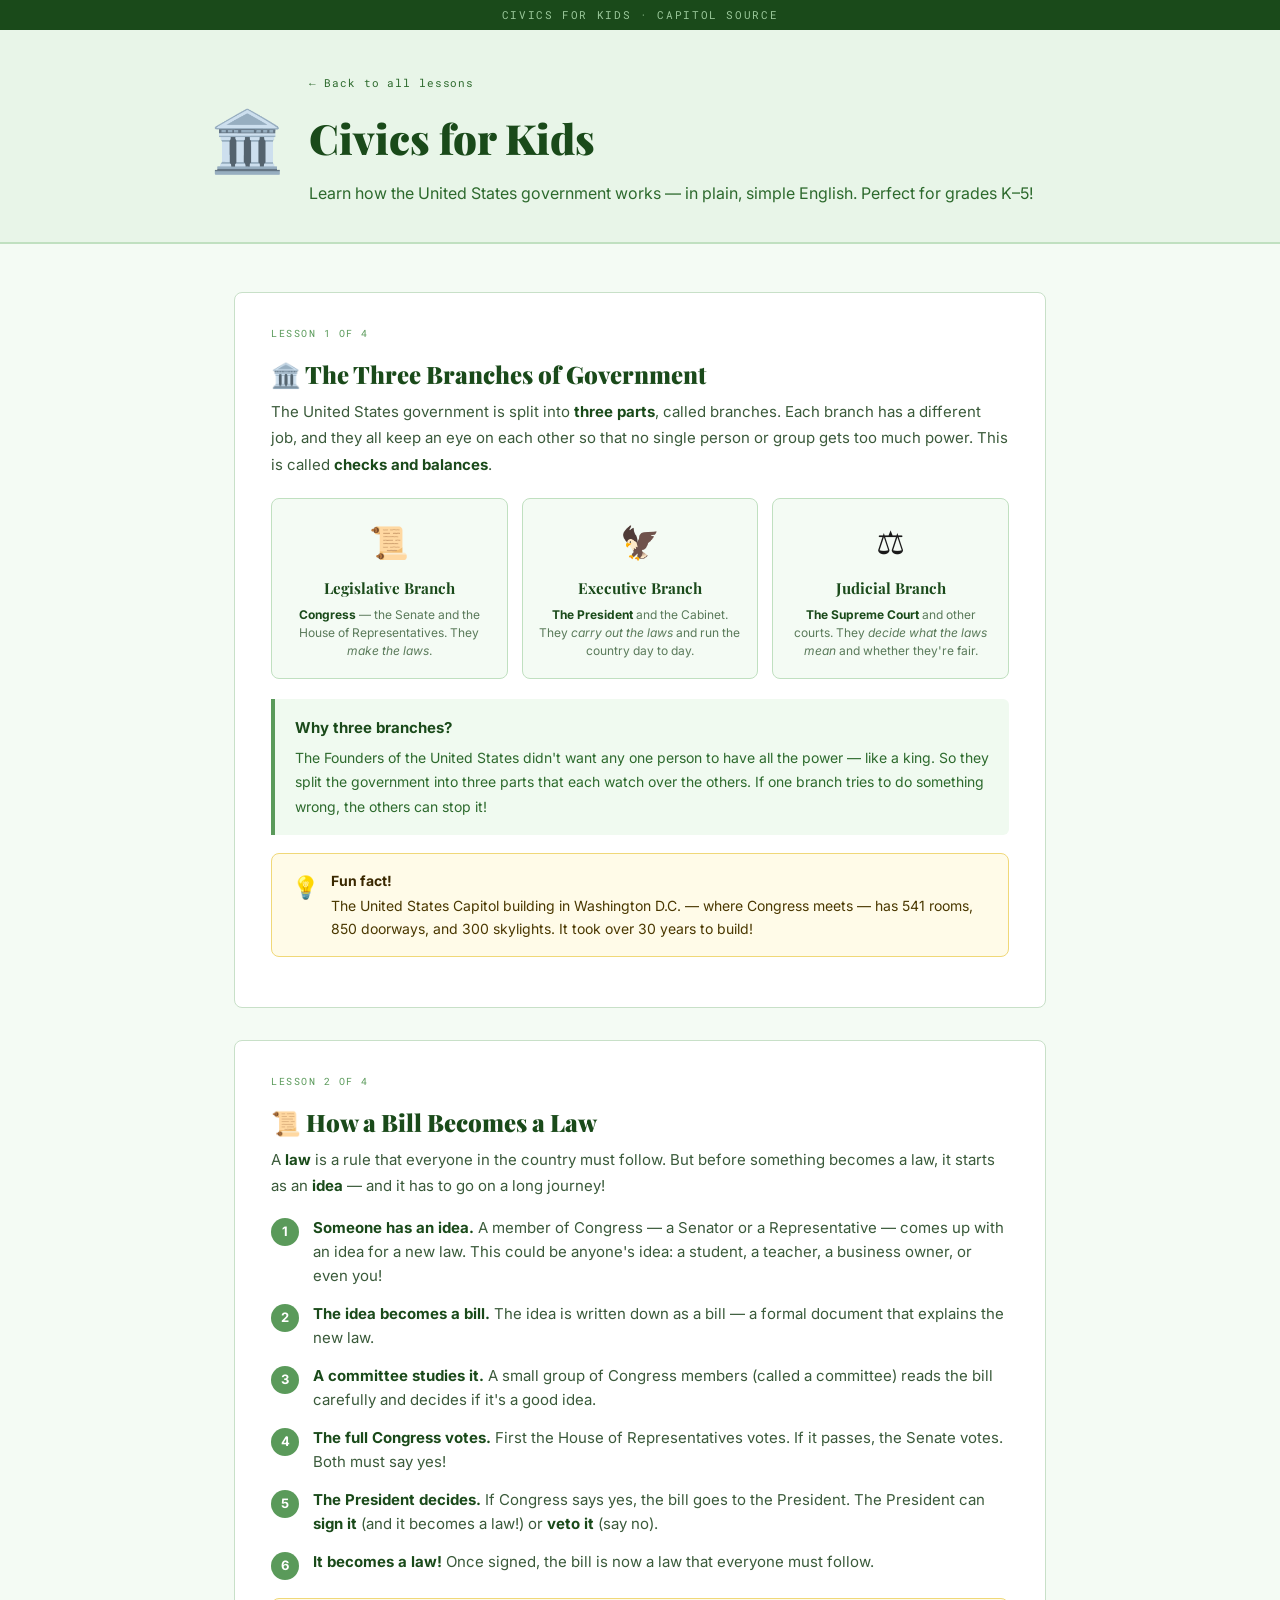
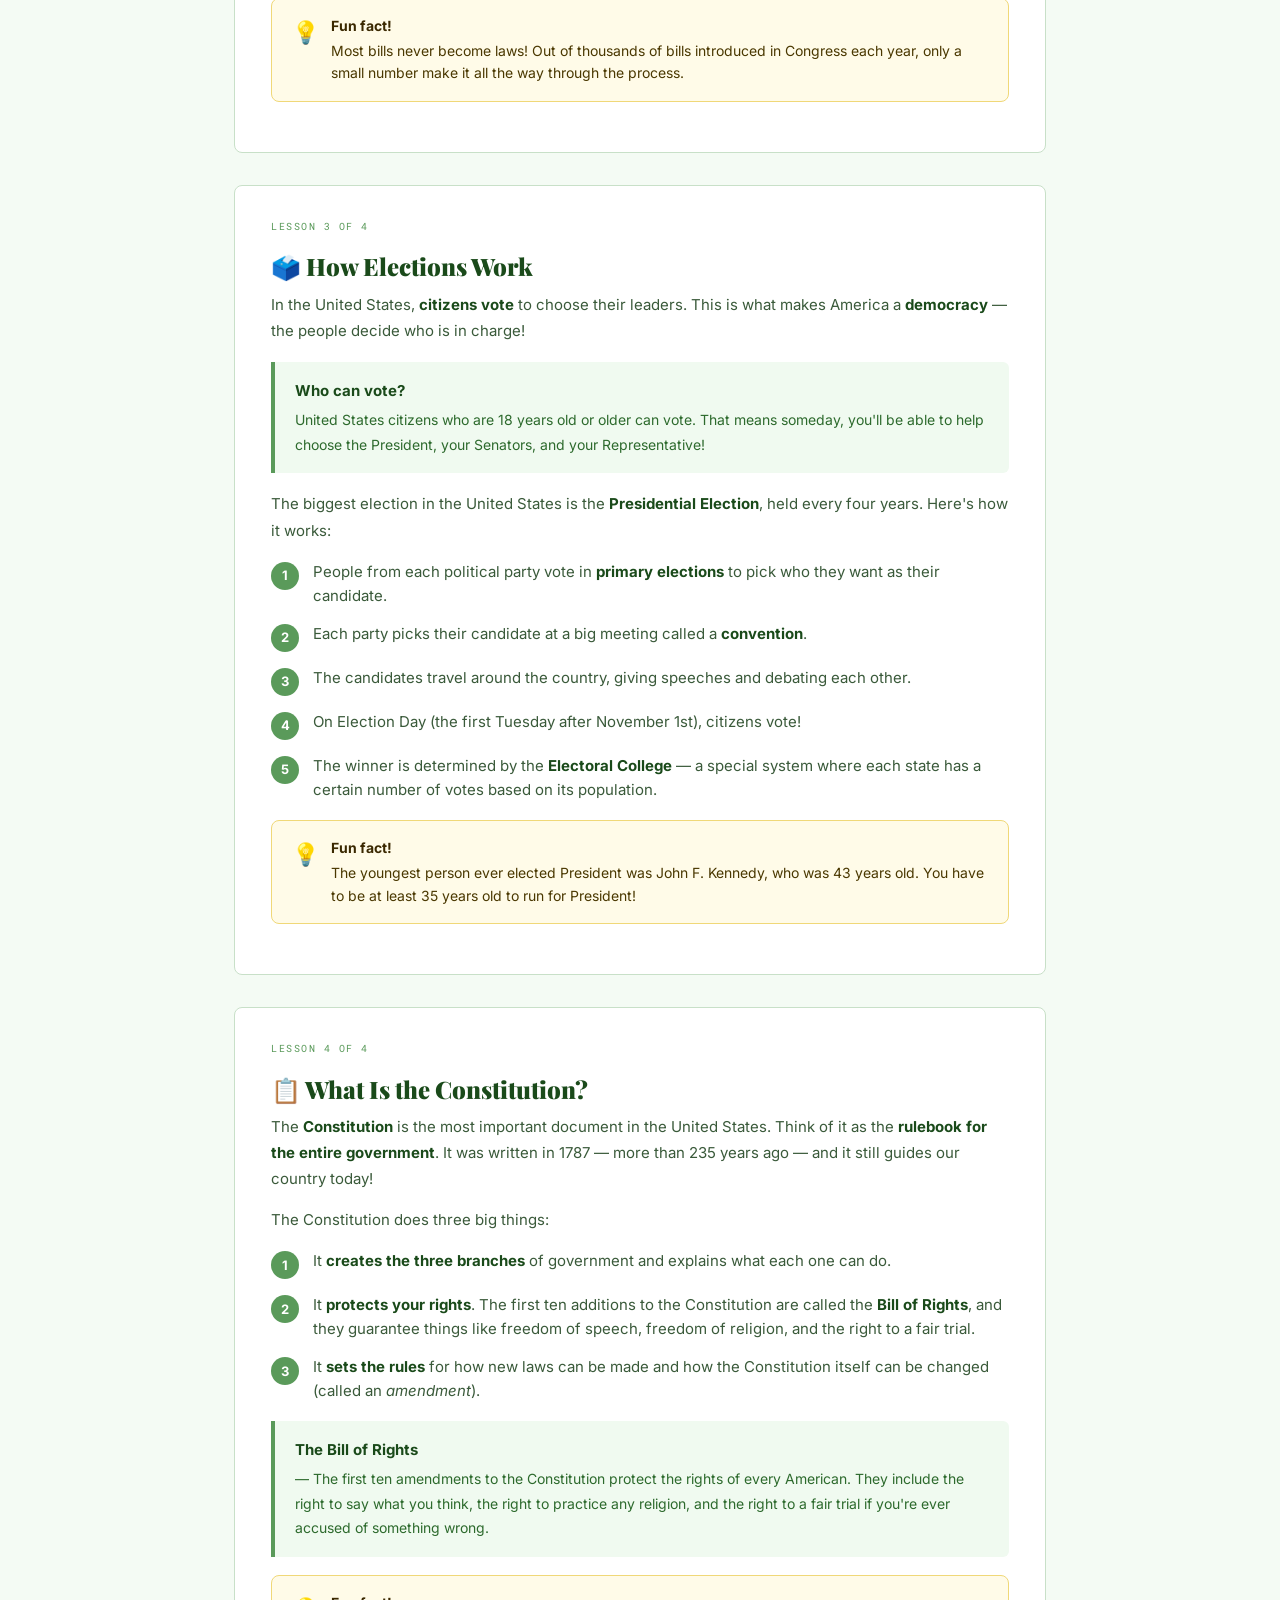
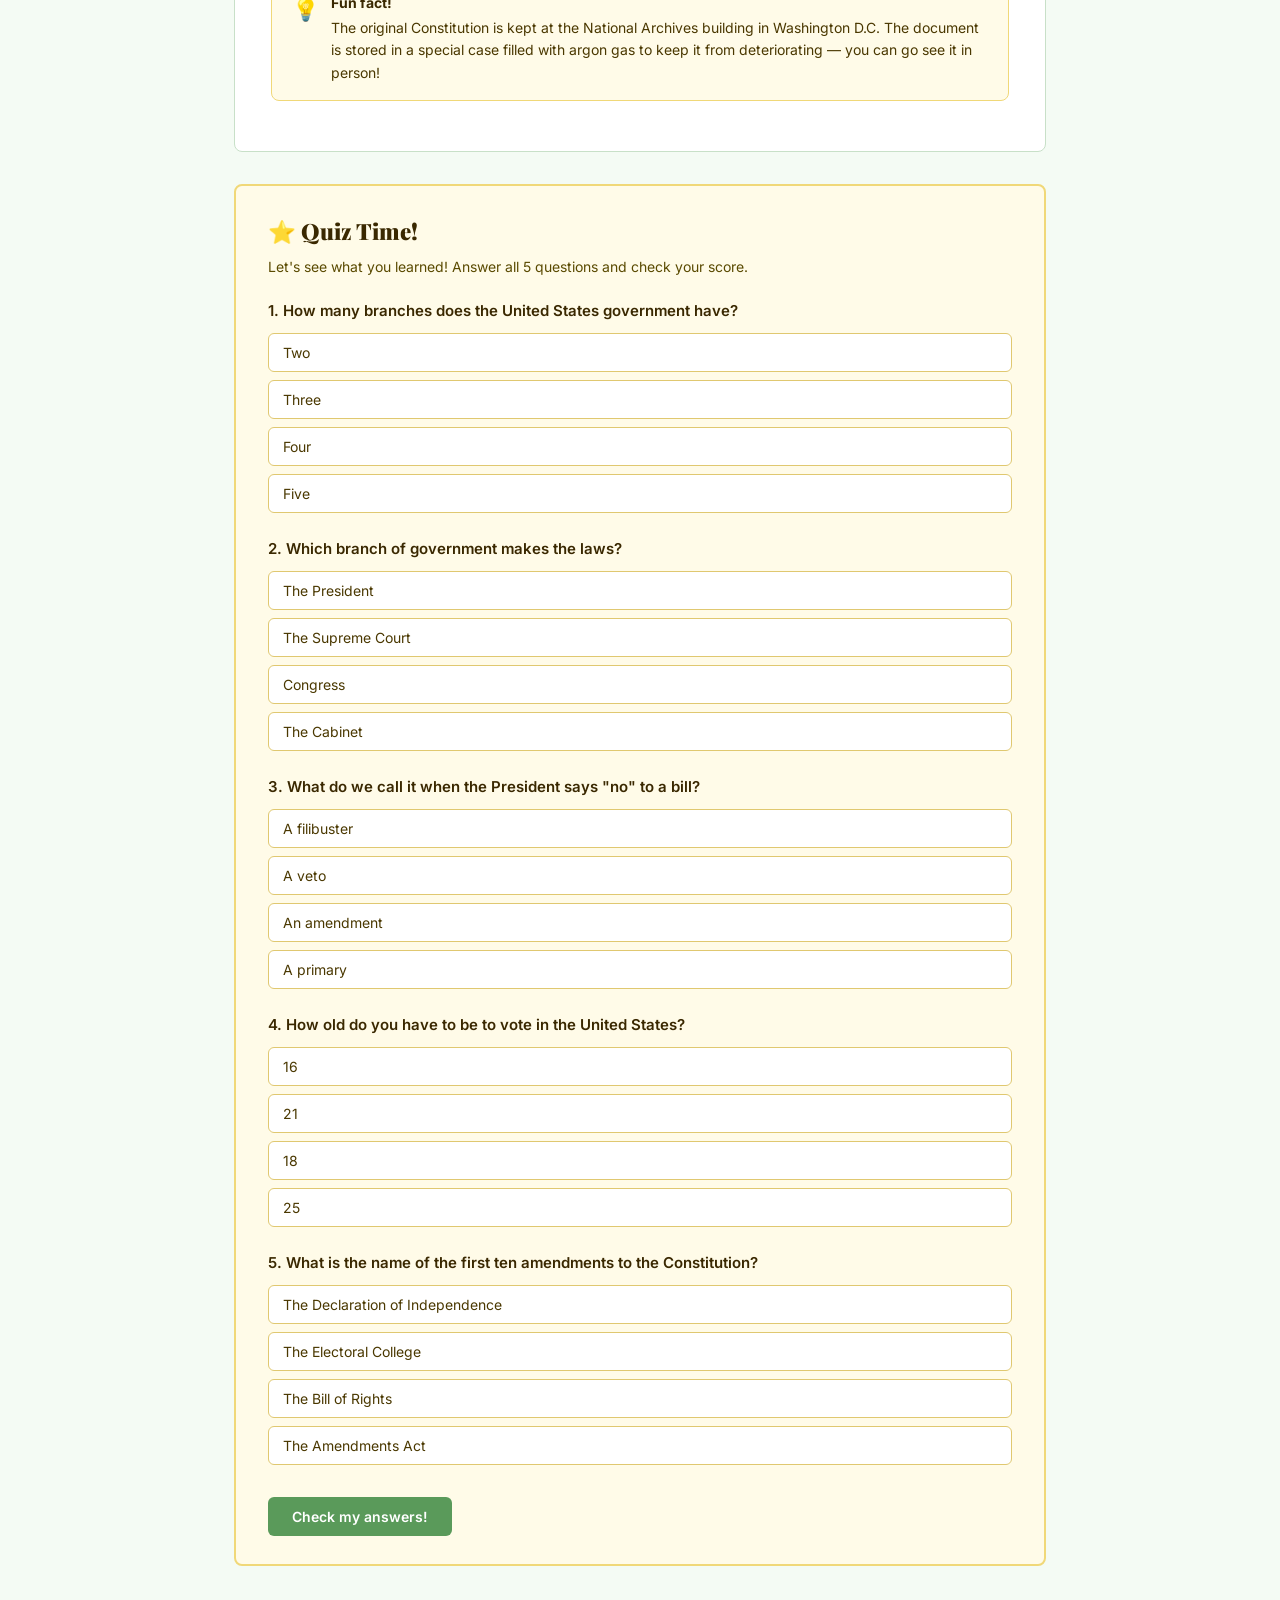
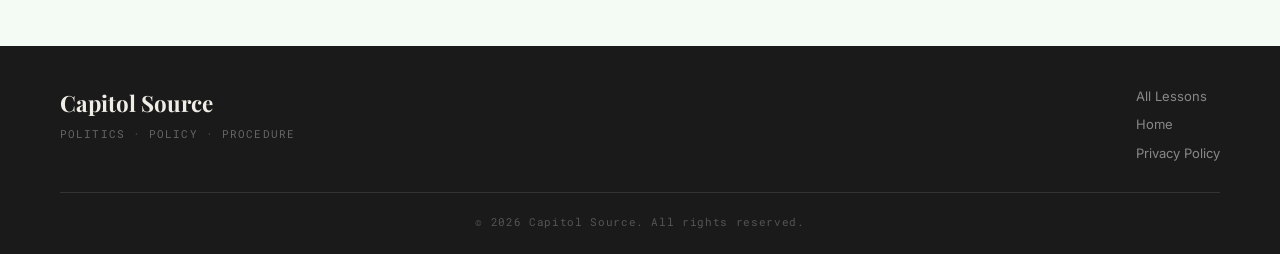
<file: learn-kids.html>
<!DOCTYPE html>
<html lang="en">
<head>
  <meta charset="UTF-8" />
  <meta name="viewport" content="width=device-width, initial-scale=1.0" />
  <title>Civics for Kids — Capitol Source</title>
  <meta name="description" content="Fun, simple civics lessons for elementary school kids. Learn about the three branches of government, how laws are made, and how elections work." />
  <link rel="preconnect" href="https://fonts.googleapis.com" />
  <link rel="preconnect" href="https://fonts.gstatic.com" crossorigin />
  <link href="https://fonts.googleapis.com/css2?family=Playfair+Display:ital,wght@0,700;0,900;1,700&family=Inter:wght@300;400;500;600&family=Roboto+Mono:wght@400;500&display=swap" rel="stylesheet" />
  <link rel="stylesheet" href="style.css" />
  <style>
    .kids-body { background: #f4fbf4; }
    .kids-hero { background: #e8f5e8; border-bottom: 2px solid #c0e0c0; padding: 44px 24px 36px; }
    .kids-hero-inner { max-width: 860px; margin: 0 auto; display: flex; align-items: center; gap: 24px; }
    .kids-hero-icon { font-size: 60px; flex-shrink: 0; }
    .kids-hero h1 { font-family: var(--display); font-size: clamp(1.8rem,4vw,2.6rem); font-weight: 900; color: #1a4a1a; margin-bottom: 8px; }
    .kids-hero p { color: #2d6a2d; font-size: 16px; line-height: 1.65; }
    .kids-back { font-family: var(--mono); font-size: 11px; color: #2d6a2d; letter-spacing: 0.08em; margin-bottom: 14px; display: block; }
    .kids-back:hover { color: #1a4a1a; }

    .kids-content { max-width: 860px; margin: 0 auto; padding: 48px 24px 80px; }

    .lesson-block { background: #fff; border: 1px solid #c8e0c8; border-radius: 8px; padding: 32px 36px; margin-bottom: 32px; scroll-margin-top: 80px; }
    .lesson-block h2 { font-family: var(--display); font-size: 1.5rem; font-weight: 900; color: #1a4a1a; margin-bottom: 6px; display: flex; align-items: center; gap: 10px; }
    .lesson-block .lesson-label { font-family: var(--mono); font-size: 10px; letter-spacing: 0.15em; text-transform: uppercase; color: #5a9a5a; margin-bottom: 12px; }
    .lesson-block p { color: #3a5a3a; font-size: 15px; line-height: 1.75; margin-bottom: 14px; }
    .lesson-block p:last-child { margin-bottom: 0; }
    .lesson-block strong { color: #1a4a1a; }

    .kids-callout { background: #f0faf0; border-left: 4px solid #5a9a5a; padding: 16px 20px; margin: 18px 0; border-radius: 0 6px 6px 0; }
    .kids-callout p { color: #2d6a2d; font-size: 14px; margin: 0; }
    .kids-callout strong { color: #1a4a1a; display: block; margin-bottom: 4px; font-size: 15px; }

    .branch-grid { display: grid; grid-template-columns: repeat(3, 1fr); gap: 14px; margin: 20px 0; }
    .branch-card { background: #f4fbf4; border: 1px solid #c0e0c0; border-radius: 8px; padding: 18px 14px; text-align: center; }
    .branch-card .icon { font-size: 32px; margin-bottom: 8px; display: block; }
    .branch-card h3 { font-family: var(--display); font-size: 0.95rem; font-weight: 700; color: #1a4a1a; margin-bottom: 6px; }
    .branch-card p { font-size: 12px; color: #5a7a5a; line-height: 1.5; margin: 0; }

    .steps-list { counter-reset: step; list-style: none; padding: 0; margin: 16px 0; }
    .steps-list li { counter-increment: step; display: flex; gap: 14px; align-items: flex-start; margin-bottom: 14px; font-size: 15px; color: #3a5a3a; line-height: 1.6; }
    .steps-list li::before { content: counter(step); display: inline-flex; align-items: center; justify-content: center; min-width: 28px; width: 28px; height: 28px; background: #5a9a5a; color: #fff; border-radius: 50%; font-size: 13px; font-weight: 700; flex-shrink: 0; margin-top: 2px; }
    .steps-list li > span { display: block; }

    .fun-fact { background: #fffbe8; border: 1px solid #f0d878; border-radius: 8px; padding: 16px 20px; margin: 18px 0; display: flex; gap: 12px; align-items: flex-start; }
    .fun-fact-icon { font-size: 22px; flex-shrink: 0; }
    .fun-fact p { font-size: 14px; color: #4a3800; margin: 0; line-height: 1.6; }
    .fun-fact strong { display: block; color: #3a2800; margin-bottom: 3px; }

    .quiz-section { background: #fffbe8; border: 2px solid #f0d878; border-radius: 8px; padding: 28px 32px; margin-top: 32px; }
    .quiz-section h2 { font-family: var(--display); font-size: 1.4rem; font-weight: 900; color: #3a2800; margin-bottom: 6px; }
    .quiz-section p { color: #5a4a00; font-size: 14px; margin-bottom: 20px; }
    .quiz-q { margin-bottom: 24px; }
    .quiz-q p { font-size: 15px; font-weight: 600; color: #3a2800; margin-bottom: 10px; }
    .quiz-options { display: flex; flex-direction: column; gap: 8px; }
    .quiz-option { background: #fff; border: 1px solid #e0c870; border-radius: 6px; padding: 10px 14px; font-size: 14px; color: #4a3800; cursor: pointer; transition: background 0.15s, border-color 0.15s; text-align: left; font-family: var(--body); }
    .quiz-option:hover { background: #f0e8b0; border-color: #c0a800; }
    .quiz-option.correct { background: #d8f0d8; border-color: #5a9a5a; color: #1a4a1a; }
    .quiz-option.wrong { background: #f8d8d8; border-color: #c05050; color: #4a1a1a; }
    .quiz-feedback { font-size: 13px; margin-top: 8px; font-weight: 600; display: none; }
    .quiz-score { font-family: var(--display); font-size: 1.2rem; font-weight: 700; color: #1a4a1a; text-align: center; padding: 16px; background: #d8f0d8; border-radius: 6px; display: none; margin-top: 16px; }
    .quiz-btn-submit { background: #5a9a5a; color: #fff; border: none; padding: 11px 24px; font-size: 14px; font-weight: 600; border-radius: 6px; cursor: pointer; font-family: var(--body); margin-top: 8px; }
    .quiz-btn-submit:hover { background: #3a7a3a; }

    @media (max-width: 600px) {
      .branch-grid { grid-template-columns: 1fr; }
      .lesson-block { padding: 22px 18px; }
    }
  </style>
</head>
<body class="kids-body">

  <div class="topbar" style="background:#1a4a1a">
    <span class="topbar-tagline" style="color:#9ac89a">Civics for Kids · Capitol Source</span>
  </div>

  <div class="kids-hero">
    <div class="kids-hero-inner">
      <span class="kids-hero-icon" aria-hidden="true">🏛️</span>
      <div>
        <a href="learn.html" class="kids-back">← Back to all lessons</a>
        <h1>Civics for Kids</h1>
        <p>Learn how the United States government works — in plain, simple English. Perfect for grades K–5!</p>
      </div>
    </div>
  </div>

  <div class="kids-content">

    <!-- LESSON 1: THREE BRANCHES -->
    <div class="lesson-block" id="branches">
      <p class="lesson-label">Lesson 1 of 4</p>
      <h2>🏛️ The Three Branches of Government</h2>
      <p>The United States government is split into <strong>three parts</strong>, called branches. Each branch has a different job, and they all keep an eye on each other so that no single person or group gets too much power. This is called <strong>checks and balances</strong>.</p>

      <div class="branch-grid">
        <div class="branch-card">
          <span class="icon">📜</span>
          <h3>Legislative Branch</h3>
          <p><strong>Congress</strong> — the Senate and the House of Representatives. They <em>make the laws</em>.</p>
        </div>
        <div class="branch-card">
          <span class="icon">🦅</span>
          <h3>Executive Branch</h3>
          <p><strong>The President</strong> and the Cabinet. They <em>carry out the laws</em> and run the country day to day.</p>
        </div>
        <div class="branch-card">
          <span class="icon">⚖️</span>
          <h3>Judicial Branch</h3>
          <p><strong>The Supreme Court</strong> and other courts. They <em>decide what the laws mean</em> and whether they're fair.</p>
        </div>
      </div>

      <div class="kids-callout">
        <p><strong>Why three branches?</strong> The Founders of the United States didn't want any one person to have all the power — like a king. So they split the government into three parts that each watch over the others. If one branch tries to do something wrong, the others can stop it!</p>
      </div>

      <div class="fun-fact">
        <span class="fun-fact-icon">💡</span>
        <p><strong>Fun fact!</strong> The United States Capitol building in Washington D.C. — where Congress meets — has 541 rooms, 850 doorways, and 300 skylights. It took over 30 years to build!</p>
      </div>
    </div>

    <!-- LESSON 2: HOW A BILL BECOMES A LAW -->
    <div class="lesson-block" id="bill">
      <p class="lesson-label">Lesson 2 of 4</p>
      <h2>📜 How a Bill Becomes a Law</h2>
      <p>A <strong>law</strong> is a rule that everyone in the country must follow. But before something becomes a law, it starts as an <strong>idea</strong> — and it has to go on a long journey!</p>

      <ol class="steps-list">
        <li><span><strong>Someone has an idea.</strong> A member of Congress — a Senator or a Representative — comes up with an idea for a new law. This could be anyone's idea: a student, a teacher, a business owner, or even you!</span></li>
        <li><span><strong>The idea becomes a bill.</strong> The idea is written down as a bill — a formal document that explains the new law.</span></li>
        <li><span><strong>A committee studies it.</strong> A small group of Congress members (called a committee) reads the bill carefully and decides if it's a good idea.</span></li>
        <li><span><strong>The full Congress votes.</strong> First the House of Representatives votes. If it passes, the Senate votes. Both must say yes!</span></li>
        <li><span><strong>The President decides.</strong> If Congress says yes, the bill goes to the President. The President can <strong>sign it</strong> (and it becomes a law!) or <strong>veto it</strong> (say no).</span></li>
        <li><span><strong>It becomes a law!</strong> Once signed, the bill is now a law that everyone must follow.</span></li>
      </ol>

      <div class="fun-fact">
        <span class="fun-fact-icon">💡</span>
        <p><strong>Fun fact!</strong> Most bills never become laws! Out of thousands of bills introduced in Congress each year, only a small number make it all the way through the process.</p>
      </div>
    </div>

    <!-- LESSON 3: ELECTIONS -->
    <div class="lesson-block" id="elections">
      <p class="lesson-label">Lesson 3 of 4</p>
      <h2>🗳️ How Elections Work</h2>
      <p>In the United States, <strong>citizens vote</strong> to choose their leaders. This is what makes America a <strong>democracy</strong> — the people decide who is in charge!</p>

      <div class="kids-callout">
        <p><strong>Who can vote?</strong> United States citizens who are 18 years old or older can vote. That means someday, you'll be able to help choose the President, your Senators, and your Representative!</p>
      </div>

      <p>The biggest election in the United States is the <strong>Presidential Election</strong>, held every four years. Here's how it works:</p>
      <ol class="steps-list">
        <li><span>People from each political party vote in <strong>primary elections</strong> to pick who they want as their candidate.</span></li>
        <li><span>Each party picks their candidate at a big meeting called a <strong>convention</strong>.</span></li>
        <li><span>The candidates travel around the country, giving speeches and debating each other.</span></li>
        <li><span>On Election Day (the first Tuesday after November 1st), citizens vote!</span></li>
        <li><span>The winner is determined by the <strong>Electoral College</strong> — a special system where each state has a certain number of votes based on its population.</span></li>
      </ol>

      <div class="fun-fact">
        <span class="fun-fact-icon">💡</span>
        <p><strong>Fun fact!</strong> The youngest person ever elected President was John F. Kennedy, who was 43 years old. You have to be at least 35 years old to run for President!</p>
      </div>
    </div>

    <!-- LESSON 4: CONSTITUTION -->
    <div class="lesson-block" id="constitution">
      <p class="lesson-label">Lesson 4 of 4</p>
      <h2>📋 What Is the Constitution?</h2>
      <p>The <strong>Constitution</strong> is the most important document in the United States. Think of it as the <strong>rulebook for the entire government</strong>. It was written in 1787 — more than 235 years ago — and it still guides our country today!</p>

      <p>The Constitution does three big things:</p>
      <ol class="steps-list">
        <li><span>It <strong>creates the three branches</strong> of government and explains what each one can do.</span></li>
        <li><span>It <strong>protects your rights</strong>. The first ten additions to the Constitution are called the <strong>Bill of Rights</strong>, and they guarantee things like freedom of speech, freedom of religion, and the right to a fair trial.</span></li>
        <li><span>It <strong>sets the rules</strong> for how new laws can be made and how the Constitution itself can be changed (called an <em>amendment</em>).</span></li>
      </ol>

      <div class="kids-callout">
        <p><strong>The Bill of Rights</strong> — The first ten amendments to the Constitution protect the rights of every American. They include the right to say what you think, the right to practice any religion, and the right to a fair trial if you're ever accused of something wrong.</p>
      </div>

      <div class="fun-fact">
        <span class="fun-fact-icon">💡</span>
        <p><strong>Fun fact!</strong> The original Constitution is kept at the National Archives building in Washington D.C. The document is stored in a special case filled with argon gas to keep it from deteriorating — you can go see it in person!</p>
      </div>
    </div>

    <!-- QUIZ -->
    <div class="quiz-section" id="quiz">
      <h2>⭐ Quiz Time!</h2>
      <p>Let's see what you learned! Answer all 5 questions and check your score.</p>

      <div class="quiz-q" id="q1">
        <p>1. How many branches does the United States government have?</p>
        <div class="quiz-options">
          <button class="quiz-option" onclick="answer(this,'q1',false)">Two</button>
          <button class="quiz-option" onclick="answer(this,'q1',true)">Three</button>
          <button class="quiz-option" onclick="answer(this,'q1',false)">Four</button>
          <button class="quiz-option" onclick="answer(this,'q1',false)">Five</button>
        </div>
        <p class="quiz-feedback" id="q1-fb"></p>
      </div>

      <div class="quiz-q" id="q2">
        <p>2. Which branch of government makes the laws?</p>
        <div class="quiz-options">
          <button class="quiz-option" onclick="answer(this,'q2',false)">The President</button>
          <button class="quiz-option" onclick="answer(this,'q2',false)">The Supreme Court</button>
          <button class="quiz-option" onclick="answer(this,'q2',true)">Congress</button>
          <button class="quiz-option" onclick="answer(this,'q2',false)">The Cabinet</button>
        </div>
        <p class="quiz-feedback" id="q2-fb"></p>
      </div>

      <div class="quiz-q" id="q3">
        <p>3. What do we call it when the President says "no" to a bill?</p>
        <div class="quiz-options">
          <button class="quiz-option" onclick="answer(this,'q3',false)">A filibuster</button>
          <button class="quiz-option" onclick="answer(this,'q3',true)">A veto</button>
          <button class="quiz-option" onclick="answer(this,'q3',false)">An amendment</button>
          <button class="quiz-option" onclick="answer(this,'q3',false)">A primary</button>
        </div>
        <p class="quiz-feedback" id="q3-fb"></p>
      </div>

      <div class="quiz-q" id="q4">
        <p>4. How old do you have to be to vote in the United States?</p>
        <div class="quiz-options">
          <button class="quiz-option" onclick="answer(this,'q4',false)">16</button>
          <button class="quiz-option" onclick="answer(this,'q4',false)">21</button>
          <button class="quiz-option" onclick="answer(this,'q4',true)">18</button>
          <button class="quiz-option" onclick="answer(this,'q4',false)">25</button>
        </div>
        <p class="quiz-feedback" id="q4-fb"></p>
      </div>

      <div class="quiz-q" id="q5">
        <p>5. What is the name of the first ten amendments to the Constitution?</p>
        <div class="quiz-options">
          <button class="quiz-option" onclick="answer(this,'q5',false)">The Declaration of Independence</button>
          <button class="quiz-option" onclick="answer(this,'q5',false)">The Electoral College</button>
          <button class="quiz-option" onclick="answer(this,'q5',true)">The Bill of Rights</button>
          <button class="quiz-option" onclick="answer(this,'q5',false)">The Amendments Act</button>
        </div>
        <p class="quiz-feedback" id="q5-fb"></p>
      </div>

      <button class="quiz-btn-submit" onclick="submitQuiz()">Check my answers!</button>
      <div class="quiz-score" id="quizScore"></div>
    </div>

  </div>

  <footer class="site-footer">
    <div class="footer-inner">
      <div class="footer-brand">
        <span class="footer-title">Capitol Source</span>
        <p>Politics · Policy · Procedure</p>
      </div>
      <div class="footer-links">
        <a href="learn.html">All Lessons</a>
        <a href="index.html">Home</a>
        <a href="privacy.html">Privacy Policy</a>
      </div>
    </div>
    <div class="footer-bottom">
      <p>© <span id="footerYear"></span> Capitol Source. All rights reserved.</p>
    </div>
  </footer>

  <script>
    document.getElementById('footerYear').textContent = new Date().getFullYear();

    const answers = {};

    function answer(btn, qid, correct) {
      const q = document.getElementById(qid);
      if (q.dataset.answered) return;
      q.dataset.answered = 'true';
      answers[qid] = correct;
      const opts = q.querySelectorAll('.quiz-option');
      opts.forEach(o => {
        o.disabled = true;
        if (o === btn) o.classList.add(correct ? 'correct' : 'wrong');
      });
      if (!correct) {
        opts.forEach(o => {
          if (o.onclick && o.onclick.toString().includes('true')) o.classList.add('correct');
        });
      }
    }

    function submitQuiz() {
      ['q1','q2','q3','q4','q5'].forEach(qid => {
        const q = document.getElementById(qid);
        if (!q.dataset.answered) {
          const fb = document.getElementById(qid + '-fb');
          fb.style.display = 'block';
          fb.style.color = '#c05050';
          fb.textContent = 'You skipped this one!';
        }
      });
      const score = Object.values(answers).filter(Boolean).length;
      const scoreEl = document.getElementById('quizScore');
      scoreEl.style.display = 'block';
      const msgs = ['Keep studying — you\'ll get it! 📚', 'Good try! Review the lessons and try again. 📖', 'Not bad! A little more practice and you\'ll nail it. 👍', 'Great job! You know your civics! 🌟', 'Perfect score! You\'re a civics superstar! ⭐'];
      scoreEl.textContent = `You got ${score} out of 5 correct! ${msgs[Math.min(score, msgs.length - 1)]}`;
    }
  </script>
</body>
</html>
</file>
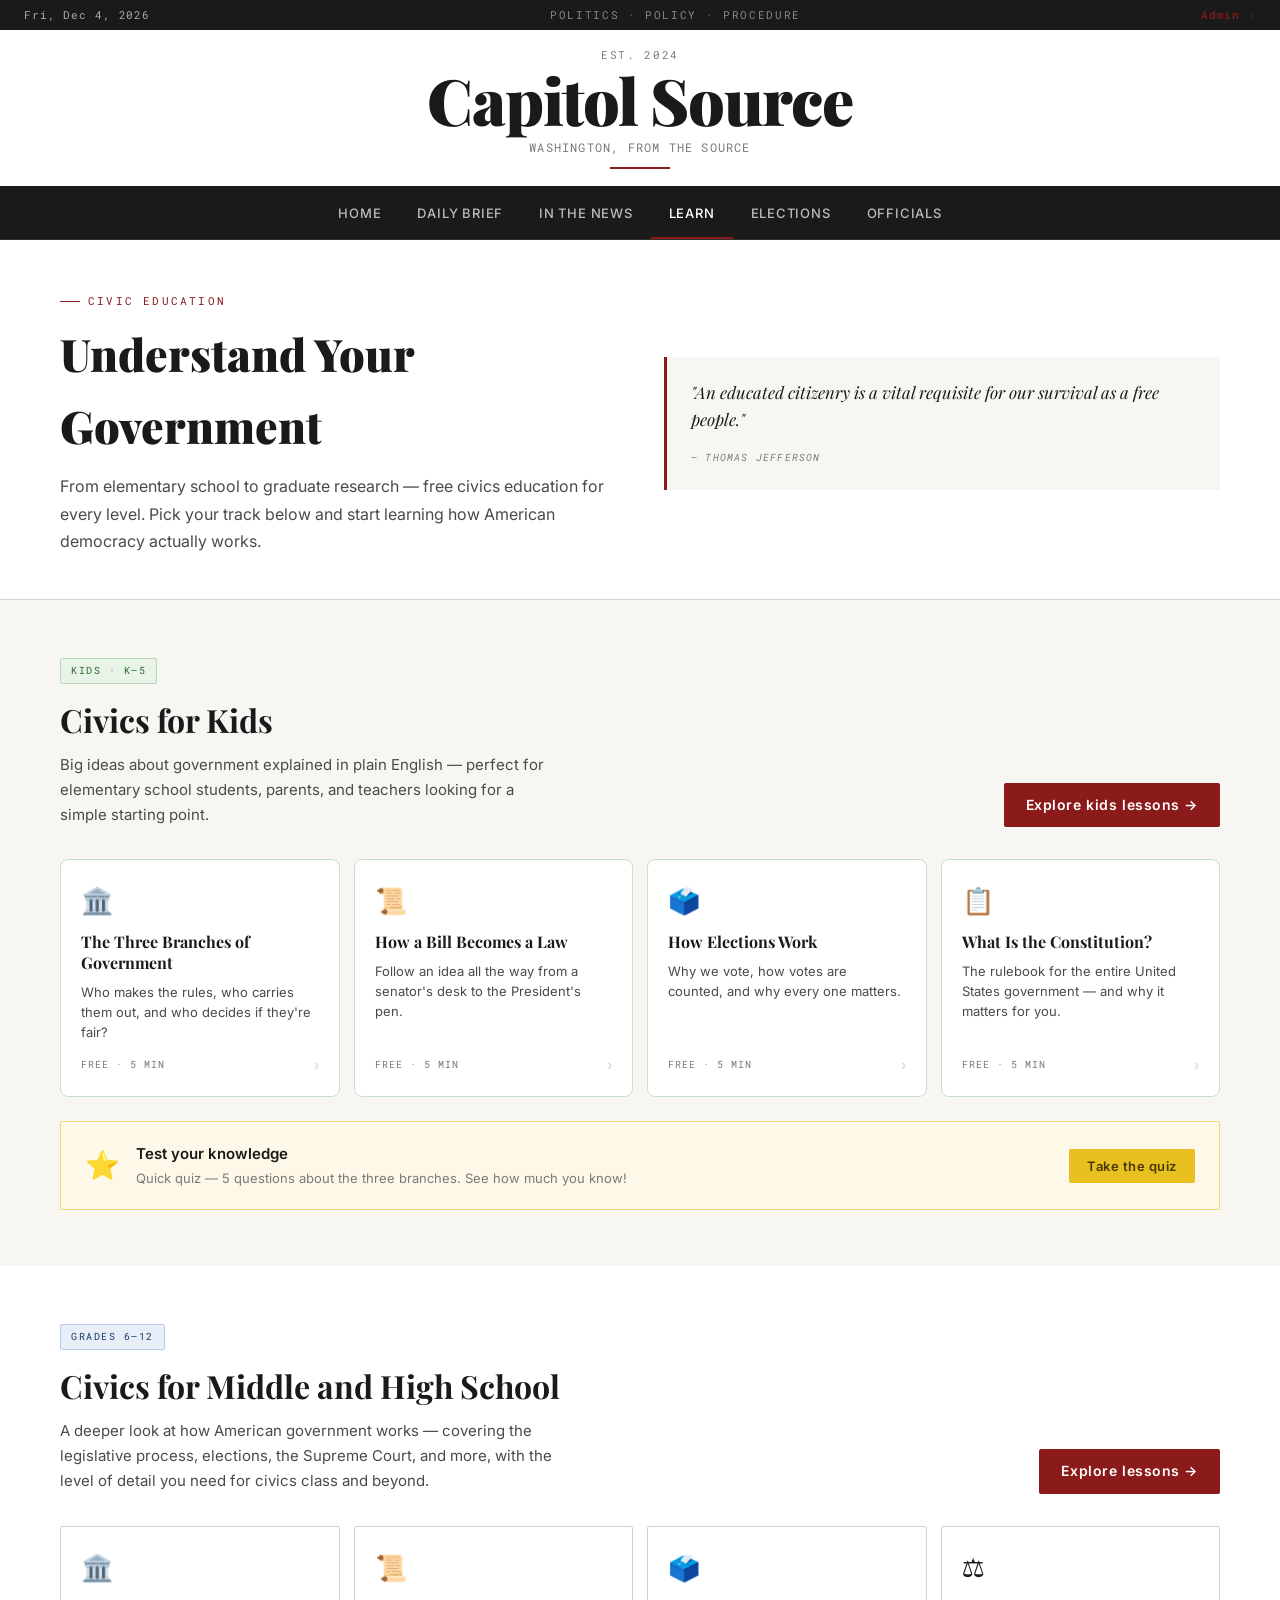
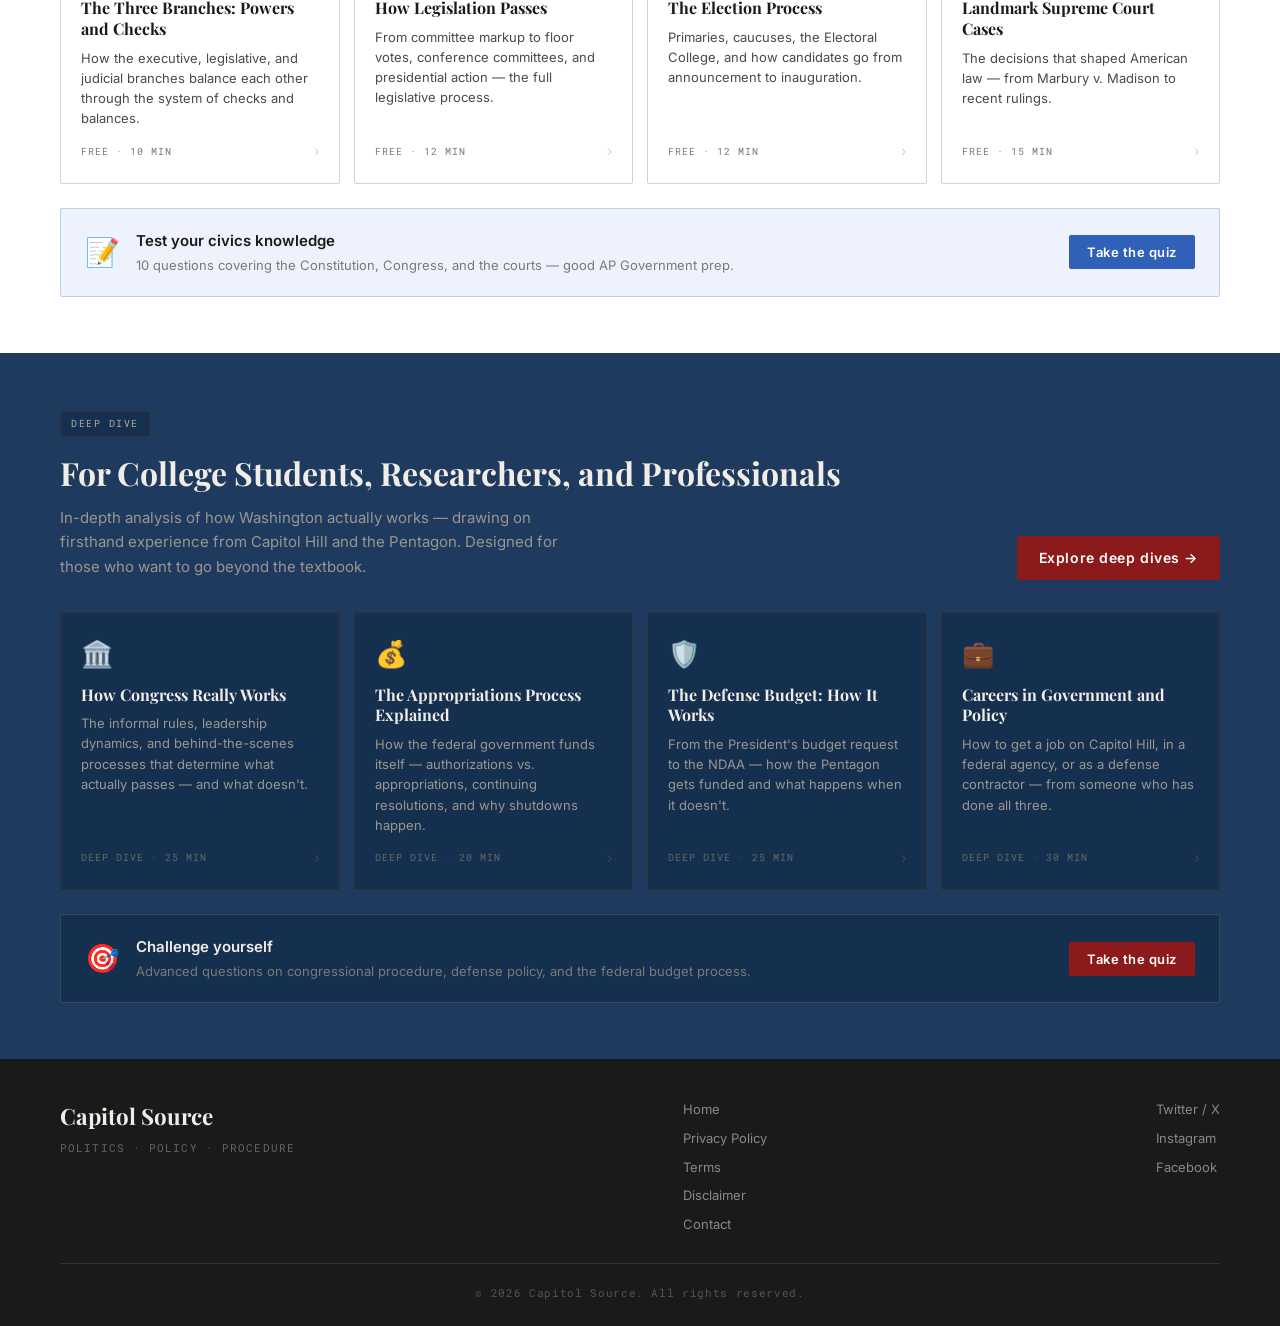
<file: learn.html>
<!DOCTYPE html>
<html lang="en">
<head>
  <meta charset="UTF-8" />
  <meta name="viewport" content="width=device-width, initial-scale=1.0" />
  <title>Learn Civics — Capitol Source</title>
  <meta name="description" content="Free civics education for all ages — from elementary school kids to college students and beyond. Learn how the U.S. government works, how laws are made, and how elections work." />
  <link rel="preconnect" href="https://fonts.googleapis.com" />
  <link rel="preconnect" href="https://fonts.gstatic.com" crossorigin />
  <link href="https://fonts.googleapis.com/css2?family=Playfair+Display:ital,wght@0,700;0,900;1,700&family=Inter:wght@300;400;500;600&family=Roboto+Mono:wght@400;500&display=swap" rel="stylesheet" />
  <link rel="stylesheet" href="style.css" />
  <style>
    .learn-hero { background: var(--bg-white); border-bottom: 1px solid var(--rule); padding: 52px 24px 44px; }
    .learn-hero-inner { max-width: var(--max-w); margin: 0 auto; display: grid; grid-template-columns: 1fr 1fr; gap: 48px; align-items: center; }
    .learn-hero h1 { font-family: var(--display); font-size: clamp(2rem,4vw,2.8rem); font-weight: 900; color: var(--ink); margin-bottom: 12px; }
    .learn-hero p { color: var(--ink-light); font-size: 16px; line-height: 1.7; }
    .learn-hero-quote { background: var(--bg); border-left: 3px solid var(--accent); padding: 22px 24px; }
    .learn-hero-quote blockquote { font-family: var(--display); font-style: italic; font-size: 1.05rem; color: var(--ink); line-height: 1.6; margin-bottom: 10px; }
    .learn-hero-quote cite { font-family: var(--mono); font-size: 10px; letter-spacing: 0.12em; text-transform: uppercase; color: var(--ink-muted); }

    .track-section { padding: 56px 24px; }
    .track-section:nth-child(even) { background: var(--bg-white); }
    .track-section:nth-child(odd) { background: var(--bg); }
    .track-inner { max-width: var(--max-w); margin: 0 auto; }
    .track-header { display: flex; align-items: flex-start; justify-content: space-between; gap: 24px; margin-bottom: 32px; flex-wrap: wrap; }
    .track-header-text { flex: 1; }
    .track-badge { display: inline-block; font-family: var(--mono); font-size: 10px; letter-spacing: 0.15em; text-transform: uppercase; padding: 4px 10px; border-radius: var(--radius); margin-bottom: 10px; }
    .badge-kids { background: #e8f4e8; color: #2d6a2d; border: 1px solid #b8d8b8; }
    .badge-middle { background: #e8eef8; color: #1a3a6b; border: 1px solid #b8c8e8; }
    .badge-deep { background: #15304f; color: #b8a898; border: 1px solid #333; }
    .track-header h2 { font-family: var(--display); font-size: clamp(1.4rem,3vw,2rem); font-weight: 700; color: var(--ink); margin-bottom: 8px; }
    .track-header p { color: var(--ink-light); font-size: 15px; line-height: 1.65; max-width: 500px; }
    .track-cta { flex-shrink: 0; align-self: flex-end; }
    .track-cta a { display: inline-block; background: var(--accent); color: #fff; padding: 11px 22px; font-size: 14px; font-family: var(--body); font-weight: 600; letter-spacing: 0.04em; border-radius: var(--radius); transition: background var(--transition); }
    .track-cta a:hover { background: var(--accent-light); }

    .lesson-grid { display: grid; grid-template-columns: repeat(auto-fill, minmax(260px, 1fr)); gap: 14px; }
    .lesson-card { background: var(--bg-white); border: 1px solid var(--rule); border-radius: var(--radius); padding: 20px; display: flex; flex-direction: column; gap: 8px; text-decoration: none; color: inherit; transition: border-color var(--transition), box-shadow var(--transition), transform var(--transition); }
    .lesson-card:hover { border-color: var(--accent); box-shadow: 0 3px 14px rgba(0,0,0,0.07); transform: translateY(-1px); }
    .lesson-icon { font-size: 26px; margin-bottom: 2px; }
    .lesson-title { font-family: var(--display); font-size: 1rem; font-weight: 700; color: var(--ink); line-height: 1.3; }
    .lesson-desc { font-size: 13px; color: var(--ink-light); line-height: 1.55; flex: 1; }
    .lesson-meta { display: flex; align-items: center; justify-content: space-between; margin-top: 4px; }
    .lesson-tag { font-family: var(--mono); font-size: 10px; letter-spacing: 0.1em; text-transform: uppercase; color: var(--ink-muted); }
    .lesson-arrow { color: var(--rule); font-size: 14px; transition: color var(--transition); }
    .lesson-card:hover .lesson-arrow { color: var(--accent); }

    .kids-lesson-card { background: var(--bg-white); border: 1px solid #c8e0c8; border-radius: 8px; padding: 20px; display: flex; flex-direction: column; gap: 8px; text-decoration: none; color: inherit; transition: border-color var(--transition), box-shadow var(--transition), transform var(--transition); }
    .kids-lesson-card:hover { border-color: #5a9a5a; box-shadow: 0 3px 14px rgba(0,0,0,0.07); transform: translateY(-1px); }

    .deep-lesson-card { background: #15304f; border: 1px solid #333; border-radius: var(--radius); padding: 20px; display: flex; flex-direction: column; gap: 8px; text-decoration: none; color: #f0ece6; transition: border-color var(--transition), box-shadow var(--transition); }
    .deep-lesson-card:hover { border-color: var(--accent); box-shadow: 0 3px 14px rgba(0,0,0,0.2); }
    .deep-lesson-card .lesson-title { color: #f0ece6; }
    .deep-lesson-card .lesson-desc { color: #9a9690; }
    .deep-lesson-card .lesson-tag { color: #666; }
    .deep-lesson-card .lesson-arrow { color: #444; }
    .deep-lesson-card:hover .lesson-arrow { color: var(--accent); }

    .quiz-strip { border-radius: var(--radius); padding: 20px 24px; display: flex; align-items: center; gap: 16px; margin-top: 24px; }
    .quiz-strip-kids { background: #fef8e8; border: 1px solid #f0d878; }
    .quiz-strip-mid { background: #eef2fc; border: 1px solid #c0cce8; }
    .quiz-strip-deep { background: #15304f; border: 1px solid #3a4560; }
    .quiz-icon { font-size: 28px; flex-shrink: 0; }
    .quiz-text { flex: 1; }
    .quiz-text strong { display: block; font-size: 15px; font-weight: 600; margin-bottom: 2px; color: var(--ink); }
    .quiz-strip-deep .quiz-text strong { color: #f0ece6; }
    .quiz-text p { font-size: 13px; color: var(--ink-muted); margin: 0; }
    .quiz-strip-deep .quiz-text p { color: #7a7a7a; }
    .quiz-btn { flex-shrink: 0; padding: 9px 18px; font-size: 13px; font-weight: 600; border: none; border-radius: var(--radius); cursor: pointer; letter-spacing: 0.04em; font-family: var(--body); }
    .quiz-btn-kids { background: #e8c020; color: #4a3800; }
    .quiz-btn-mid { background: #3060b8; color: #fff; }
    .quiz-btn-deep { background: var(--accent); color: #fff; }

    .coming-soon-card { background: var(--bg-white); border: 1px dashed var(--rule); border-radius: var(--radius); padding: 24px; text-align: center; }
    .coming-soon-card p { font-family: var(--mono); font-size: 12px; color: var(--ink-muted); letter-spacing: 0.06em; margin-bottom: 6px; }
    .coming-soon-card h3 { font-family: var(--display); font-size: 1.1rem; font-weight: 700; color: var(--ink); margin-bottom: 6px; }
    .coming-soon-card span { font-size: 13px; color: var(--ink-muted); }

    @media (max-width: 768px) {
      .learn-hero-inner { grid-template-columns: 1fr; }
      .track-header { flex-direction: column; }
      .track-cta { align-self: flex-start; }
    }
  </style>
</head>
<body>

  <div class="topbar">
    <span class="topbar-date" id="topbarDate"></span>
    <span class="topbar-tagline">Politics · Policy · Procedure</span>
    <a href="admin.html" class="topbar-admin">Admin ›</a>
  </div>

  <header class="site-header">
    <div class="header-inner">
      <div class="masthead">
        <p class="masthead-eyebrow">Est. 2024</p>
        <h1 class="masthead-title"><a href="index.html" style="color:inherit">Capitol Source</a></h1>
        <p class="masthead-sub">Washington, from the source</p>
      </div>
    </div>
  </header>

    <nav class="site-nav">
    <div class="nav-inner">
      <a href="/" class="nav-link">Home</a>
      <a href="briefs.html" class="nav-link">Daily Brief</a>
      <a href="news.html" class="nav-link">In the News</a>
      <a href="learn.html" class="nav-link active">Learn</a>
      <a href="elections.html" class="nav-link">Elections</a>
      <a href="officials.html" class="nav-link">Officials</a>
    </div>
  </nav>

  <!-- HERO -->
  <div class="learn-hero">
    <div class="learn-hero-inner">
      <div>
        <div class="section-label">Civic Education</div>
        <h1>Understand Your Government</h1>
        <p>From elementary school to graduate research — free civics education for every level. Pick your track below and start learning how American democracy actually works.</p>
      </div>
      <div class="learn-hero-quote">
        <blockquote>"An educated citizenry is a vital requisite for our survival as a free people."</blockquote>
        <cite>— Thomas Jefferson</cite>
      </div>
    </div>
  </div>

  <!-- ── KIDS TRACK ── -->
  <section class="track-section">
    <div class="track-inner">
      <div class="track-header">
        <div class="track-header-text">
          <span class="track-badge badge-kids">Kids · K–5</span>
          <h2>Civics for Kids</h2>
          <p>Big ideas about government explained in plain English — perfect for elementary school students, parents, and teachers looking for a simple starting point.</p>
        </div>
        <div class="track-cta">
          <a href="learn-kids.html">Explore kids lessons →</a>
        </div>
      </div>
      <div class="lesson-grid">
        <a href="learn-kids.html#branches" class="kids-lesson-card">
          <span class="lesson-icon">🏛️</span>
          <p class="lesson-title">The Three Branches of Government</p>
          <p class="lesson-desc">Who makes the rules, who carries them out, and who decides if they're fair?</p>
          <div class="lesson-meta">
            <span class="lesson-tag">Free · 5 min</span>
            <span class="lesson-arrow">›</span>
          </div>
        </a>
        <a href="learn-kids.html#bill" class="kids-lesson-card">
          <span class="lesson-icon">📜</span>
          <p class="lesson-title">How a Bill Becomes a Law</p>
          <p class="lesson-desc">Follow an idea all the way from a senator's desk to the President's pen.</p>
          <div class="lesson-meta">
            <span class="lesson-tag">Free · 5 min</span>
            <span class="lesson-arrow">›</span>
          </div>
        </a>
        <a href="learn-kids.html#elections" class="kids-lesson-card">
          <span class="lesson-icon">🗳️</span>
          <p class="lesson-title">How Elections Work</p>
          <p class="lesson-desc">Why we vote, how votes are counted, and why every one matters.</p>
          <div class="lesson-meta">
            <span class="lesson-tag">Free · 5 min</span>
            <span class="lesson-arrow">›</span>
          </div>
        </a>
        <a href="learn-kids.html#constitution" class="kids-lesson-card">
          <span class="lesson-icon">📋</span>
          <p class="lesson-title">What Is the Constitution?</p>
          <p class="lesson-desc">The rulebook for the entire United States government — and why it matters for you.</p>
          <div class="lesson-meta">
            <span class="lesson-tag">Free · 5 min</span>
            <span class="lesson-arrow">›</span>
          </div>
        </a>
      </div>
      <div class="quiz-strip quiz-strip-kids">
        <span class="quiz-icon">⭐</span>
        <div class="quiz-text">
          <strong>Test your knowledge</strong>
          <p>Quick quiz — 5 questions about the three branches. See how much you know!</p>
        </div>
        <button class="quiz-btn quiz-btn-kids" onclick="alert('Quiz coming soon!')">Take the quiz</button>
      </div>
    </div>
  </section>

  <!-- ── GRADES 6-12 TRACK ── -->
  <section class="track-section">
    <div class="track-inner">
      <div class="track-header">
        <div class="track-header-text">
          <span class="track-badge badge-middle">Grades 6–12</span>
          <h2>Civics for Middle and High School</h2>
          <p>A deeper look at how American government works — covering the legislative process, elections, the Supreme Court, and more, with the level of detail you need for civics class and beyond.</p>
        </div>
        <div class="track-cta">
          <a href="learn-grades.html">Explore lessons →</a>
        </div>
      </div>
      <div class="lesson-grid">
        <a href="learn-grades.html#branches" class="lesson-card">
          <span class="lesson-icon">🏛️</span>
          <p class="lesson-title">The Three Branches: Powers and Checks</p>
          <p class="lesson-desc">How the executive, legislative, and judicial branches balance each other through the system of checks and balances.</p>
          <div class="lesson-meta">
            <span class="lesson-tag">Free · 10 min</span>
            <span class="lesson-arrow">›</span>
          </div>
        </a>
        <a href="learn-grades.html#legislation" class="lesson-card">
          <span class="lesson-icon">📜</span>
          <p class="lesson-title">How Legislation Passes</p>
          <p class="lesson-desc">From committee markup to floor votes, conference committees, and presidential action — the full legislative process.</p>
          <div class="lesson-meta">
            <span class="lesson-tag">Free · 12 min</span>
            <span class="lesson-arrow">›</span>
          </div>
        </a>
        <a href="learn-grades.html#elections" class="lesson-card">
          <span class="lesson-icon">🗳️</span>
          <p class="lesson-title">The Election Process</p>
          <p class="lesson-desc">Primaries, caucuses, the Electoral College, and how candidates go from announcement to inauguration.</p>
          <div class="lesson-meta">
            <span class="lesson-tag">Free · 12 min</span>
            <span class="lesson-arrow">›</span>
          </div>
        </a>
        <a href="learn-grades.html#scotus" class="lesson-card">
          <span class="lesson-icon">⚖️</span>
          <p class="lesson-title">Landmark Supreme Court Cases</p>
          <p class="lesson-desc">The decisions that shaped American law — from Marbury v. Madison to recent rulings.</p>
          <div class="lesson-meta">
            <span class="lesson-tag">Free · 15 min</span>
            <span class="lesson-arrow">›</span>
          </div>
        </a>
      </div>
      <div class="quiz-strip quiz-strip-mid">
        <span class="quiz-icon">📝</span>
        <div class="quiz-text">
          <strong>Test your civics knowledge</strong>
          <p>10 questions covering the Constitution, Congress, and the courts — good AP Government prep.</p>
        </div>
        <button class="quiz-btn quiz-btn-mid" onclick="alert('Quiz coming soon!')">Take the quiz</button>
      </div>
    </div>
  </section>

  <!-- ── DEEP DIVE TRACK ── -->
  <section class="track-section" style="background: #1e3a5f;">
    <div class="track-inner">
      <div class="track-header">
        <div class="track-header-text">
          <span class="track-badge badge-deep">Deep Dive</span>
          <h2 style="color:#f0ece6">For College Students, Researchers, and Professionals</h2>
          <p style="color:#9a9690">In-depth analysis of how Washington actually works — drawing on firsthand experience from Capitol Hill and the Pentagon. Designed for those who want to go beyond the textbook.</p>
        </div>
        <div class="track-cta">
          <a href="learn-deep.html">Explore deep dives →</a>
        </div>
      </div>
      <div class="lesson-grid">
        <a href="learn-deep.html#congressional-process" class="deep-lesson-card">
          <span class="lesson-icon">🏛️</span>
          <p class="lesson-title">How Congress Really Works</p>
          <p class="lesson-desc">The informal rules, leadership dynamics, and behind-the-scenes processes that determine what actually passes — and what doesn't.</p>
          <div class="lesson-meta">
            <span class="lesson-tag">Deep Dive · 25 min</span>
            <span class="lesson-arrow">›</span>
          </div>
        </a>
        <a href="learn-deep.html#appropriations" class="deep-lesson-card">
          <span class="lesson-icon">💰</span>
          <p class="lesson-title">The Appropriations Process Explained</p>
          <p class="lesson-desc">How the federal government funds itself — authorizations vs. appropriations, continuing resolutions, and why shutdowns happen.</p>
          <div class="lesson-meta">
            <span class="lesson-tag">Deep Dive · 20 min</span>
            <span class="lesson-arrow">›</span>
          </div>
        </a>
        <a href="learn-deep.html#defense-budget" class="deep-lesson-card">
          <span class="lesson-icon">🛡️</span>
          <p class="lesson-title">The Defense Budget: How It Works</p>
          <p class="lesson-desc">From the President's budget request to the NDAA — how the Pentagon gets funded and what happens when it doesn't.</p>
          <div class="lesson-meta">
            <span class="lesson-tag">Deep Dive · 25 min</span>
            <span class="lesson-arrow">›</span>
          </div>
        </a>
        <a href="learn-deep.html#careers" class="deep-lesson-card">
          <span class="lesson-icon">💼</span>
          <p class="lesson-title">Careers in Government and Policy</p>
          <p class="lesson-desc">How to get a job on Capitol Hill, in a federal agency, or as a defense contractor — from someone who has done all three.</p>
          <div class="lesson-meta">
            <span class="lesson-tag">Deep Dive · 30 min</span>
            <span class="lesson-arrow">›</span>
          </div>
        </a>
      </div>
      <div class="quiz-strip quiz-strip-deep" style="margin-top:24px">
        <span class="quiz-icon">🎯</span>
        <div class="quiz-text">
          <strong>Challenge yourself</strong>
          <p>Advanced questions on congressional procedure, defense policy, and the federal budget process.</p>
        </div>
        <button class="quiz-btn quiz-btn-deep" onclick="alert('Quiz coming soon!')">Take the quiz</button>
      </div>
    </div>
  </section>

  <!-- FOOTER -->
  <footer class="site-footer">
    <div class="footer-inner">
      <div class="footer-brand">
        <span class="footer-title">Capitol Source</span>
        <p>Politics · Policy · Procedure</p>
      </div>
      <div class="footer-links">
        <a href="index.html">Home</a>
        <a href="privacy.html">Privacy Policy</a>
        <a href="terms.html">Terms</a>
        <a href="disclaimer.html">Disclaimer</a>
        <a href="mailto:contact@capitolsource.news">Contact</a>
      </div>
      <div class="footer-social">
        <a href="#">Twitter / X</a>
        <a href="#">Instagram</a>
        <a href="#">Facebook</a>
      </div>
    </div>
    <div class="footer-bottom">
      <p>© <span id="footerYear"></span> Capitol Source. All rights reserved.</p>
    </div>
  </footer>

  <script>
    document.getElementById('topbarDate').textContent = new Date().toLocaleDateString('en-US', {
      weekday: 'short', month: 'short', day: 'numeric', year: 'numeric'
    });
    document.getElementById('footerYear').textContent = new Date().getFullYear();
  </script>
</body>
</html>
</file>
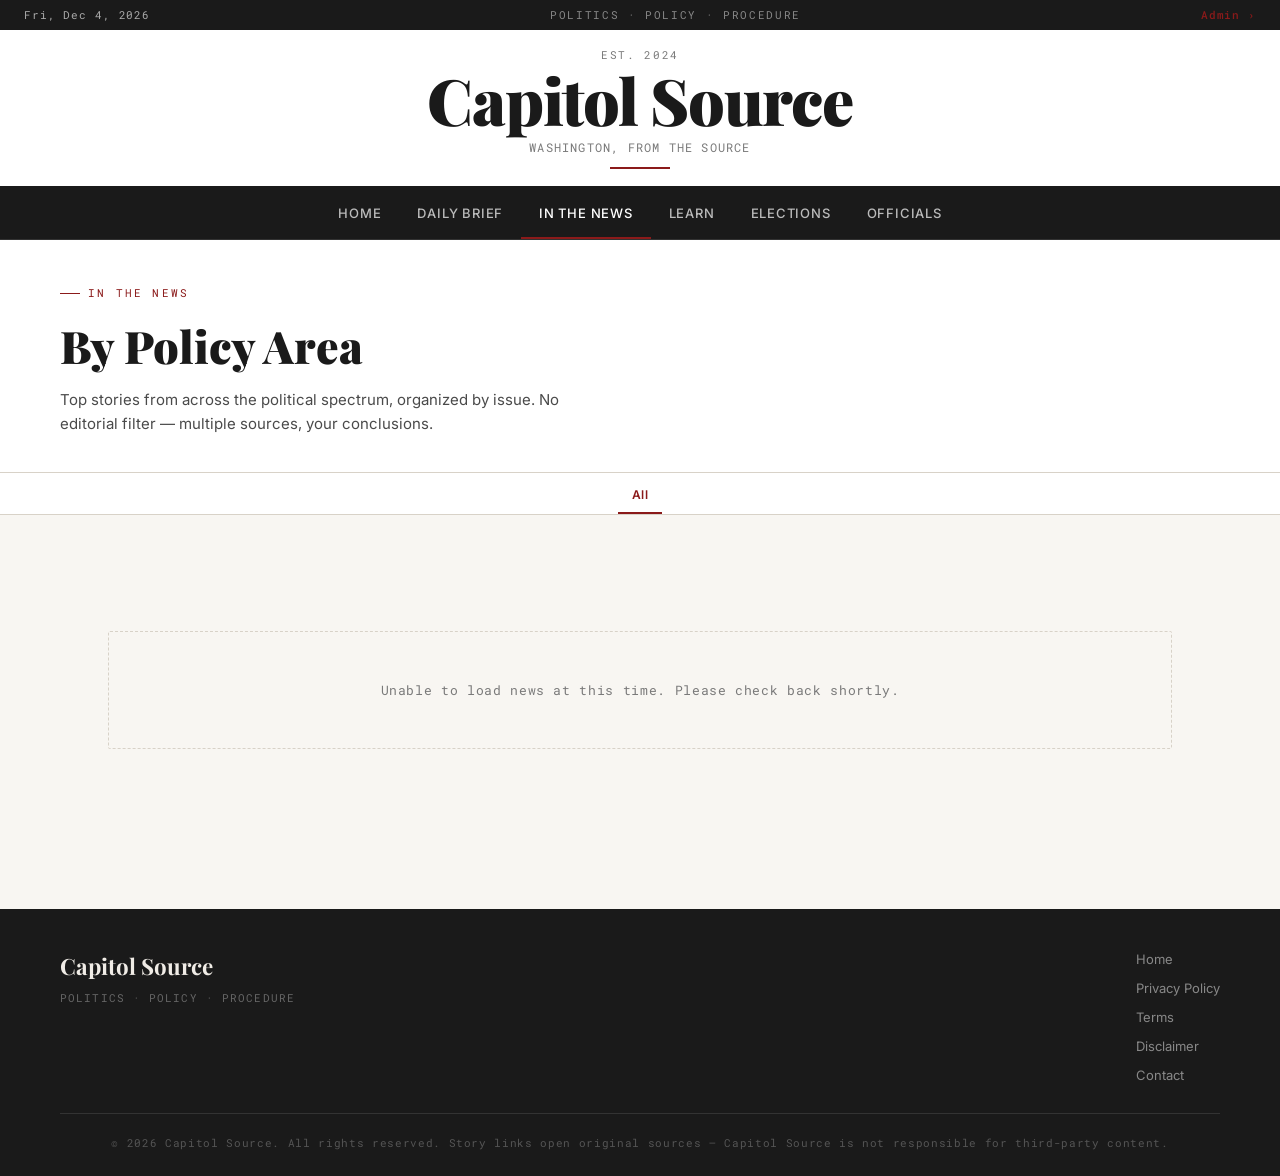
<file: news.html>
<!DOCTYPE html>
<html lang="en">
<head>
  <meta charset="UTF-8" />
  <meta name="viewport" content="width=device-width, initial-scale=1.0" />
  <title>In the News — Capitol Source</title>
  <link rel="preconnect" href="https://fonts.googleapis.com" />
  <link rel="preconnect" href="https://fonts.gstatic.com" crossorigin />
  <link href="https://fonts.googleapis.com/css2?family=Playfair+Display:ital,wght@0,700;0,900;1,700&family=Inter:wght@300;400;500;600&family=Roboto+Mono:wght@400;500&display=swap" rel="stylesheet" />
  <link rel="stylesheet" href="style.css" />
  <style>
    /* ── Page hero ── */
    .news-hero { background: var(--bg-white); border-bottom: 1px solid var(--rule); padding: 44px 24px 36px; }
    .news-hero-inner { max-width: var(--max-w); margin: 0 auto; display: flex; align-items: flex-end; justify-content: space-between; gap: 24px; flex-wrap: wrap; }
    .news-hero h1 { font-family: var(--display); font-size: clamp(1.8rem,4vw,2.8rem); font-weight: 900; color: var(--ink); margin-bottom: 6px; }
    .news-hero p { color: var(--ink-light); font-size: 15px; max-width: 520px; }
    .news-updated { font-family: var(--mono); font-size: 11px; color: var(--ink-muted); letter-spacing: 0.08em; text-align: right; }

    /* ── Filter bar ── */
    .news-filter-wrap { background: var(--bg-white); border-bottom: 1px solid var(--rule); position: sticky; top: 0; z-index: 90; }
    .news-filter-inner { max-width: var(--max-w); margin: 0 auto; padding: 4px 24px 0; display: flex; flex-wrap: wrap; gap: 0; justify-content: center; }
    .filter-row-break { flex-basis: 100%; height: 0; }
    .filter-btn { flex-shrink: 0; padding: 10px 14px; font-family: var(--body); font-size: 12px; font-weight: 500; letter-spacing: 0.04em; color: var(--ink-muted); border: none; border-bottom: 2px solid transparent; background: none; cursor: pointer; white-space: nowrap; transition: color var(--transition), border-color var(--transition); }
    .filter-btn:hover { color: var(--ink); }
    .filter-btn.active { color: var(--accent); border-bottom-color: var(--accent); font-weight: 600; }

    /* ── News body ── */
    .news-body { max-width: var(--max-w); margin: 0 auto; padding: 36px 24px 80px; }

    /* ── Topic sections ── */
    .topic-section { margin-bottom: 48px; }
    .topic-section[data-hidden="true"] { display: none; }
    .topic-heading { display: flex; align-items: center; gap: 12px; margin-bottom: 16px; padding-bottom: 10px; border-bottom: 1px solid var(--rule); }
    .topic-heading h2 { font-family: var(--display); font-size: 1.15rem; font-weight: 700; color: var(--ink); }
    .topic-count { font-family: var(--mono); font-size: 10px; color: var(--ink-muted); letter-spacing: 0.1em; }

    /* ── Story cards ── */
    .story-list { display: flex; flex-direction: column; gap: 1px; }
    .story-card { background: var(--bg-white); border: 1px solid var(--rule); border-radius: var(--radius); padding: 16px 18px; display: grid; grid-template-columns: 1fr auto; gap: 8px; align-items: start; transition: border-color var(--transition), box-shadow var(--transition); text-decoration: none; color: inherit; }
    .story-card:hover { border-color: var(--accent); box-shadow: 0 2px 12px rgba(0,0,0,0.06); }
    .story-card + .story-card { margin-top: 8px; }
    .story-main { flex: 1; min-width: 0; }
    .story-meta { display: flex; align-items: center; gap: 8px; margin-bottom: 5px; flex-wrap: wrap; }
    .story-source { font-family: var(--mono); font-size: 10px; font-weight: 500; letter-spacing: 0.1em; text-transform: uppercase; color: var(--accent); }
    .story-date { font-family: var(--mono); font-size: 10px; color: var(--ink-muted); letter-spacing: 0.05em; }
    .story-paywall { font-size: 11px; color: var(--ink-muted); }
    .story-title { font-size: 14px; font-weight: 600; color: var(--ink); line-height: 1.4; margin-bottom: 6px; }
    .story-summary { font-size: 13px; color: var(--ink-light); line-height: 1.55; }
    .story-arrow { color: var(--rule); font-size: 16px; align-self: center; flex-shrink: 0; transition: color var(--transition); }
    .story-card:hover .story-arrow { color: var(--accent); }

    /* ── States ── */
    .news-loading { text-align: center; padding: 80px 24px; }
    .news-loading .spinner { width: 28px; height: 28px; border: 2px solid var(--rule); border-top-color: var(--accent); border-radius: 50%; animation: spin 0.8s linear infinite; margin: 0 auto 14px; }
    @keyframes spin { to { transform: rotate(360deg); } }
    .news-loading p { font-family: var(--mono); font-size: 13px; color: var(--ink-muted); letter-spacing: 0.05em; }
    .news-empty { text-align: center; padding: 48px 24px; font-family: var(--mono); font-size: 13px; color: var(--ink-muted); letter-spacing: 0.05em; border: 1px dashed var(--rule); border-radius: var(--radius); }

    @media (max-width: 640px) {
      .story-card { grid-template-columns: 1fr; }
      .story-arrow { display: none; }
    }
  </style>
</head>
<body>

  <div class="topbar">
    <span class="topbar-date" id="topbarDate"></span>
    <span class="topbar-tagline">Politics · Policy · Procedure</span>
    <a href="admin.html" class="topbar-admin">Admin ›</a>
  </div>

  <header class="site-header">
    <div class="header-inner">
      <div class="masthead">
        <p class="masthead-eyebrow">Est. 2024</p>
        <h1 class="masthead-title"><a href="index.html">Capitol Source</a></h1>
        <p class="masthead-sub">Washington, from the source</p>
      </div>
    </div>
  </header>

    <nav class="site-nav">
    <div class="nav-inner">
      <a href="/" class="nav-link">Home</a>
      <a href="briefs.html" class="nav-link">Daily Brief</a>
      <a href="news.html" class="nav-link active">In the News</a>
      <a href="learn.html" class="nav-link">Learn</a>
      <a href="elections.html" class="nav-link">Elections</a>
      <a href="officials.html" class="nav-link">Officials</a>
    </div>
  </nav>

  <div class="news-hero">
    <div class="news-hero-inner">
      <div>
        <div class="section-label">In the News</div>
        <h1>By Policy Area</h1>
        <p>Top stories from across the political spectrum, organized by issue. No editorial filter — multiple sources, your conclusions.</p>
      </div>
      <div class="news-updated" id="newsUpdated"></div>
    </div>
  </div>

  <!-- FILTER BAR -->
  <div class="news-filter-wrap">
    <div class="news-filter-inner" id="filterBar">
      <button class="filter-btn active" data-topic="All" onclick="filterTopic('All', this)">All</button>
    </div>
  </div>

  <!-- NEWS BODY -->
  <div class="news-body" id="newsBody">
    <div class="news-loading" id="newsLoading">
      <div class="spinner"></div>
      <p>Loading latest stories…</p>
    </div>
  </div>

  <footer class="site-footer">
    <div class="footer-inner">
      <div class="footer-brand">
        <span class="footer-title">Capitol Source</span>
        <p>Politics · Policy · Procedure</p>
      </div>
      <div class="footer-links">
        <a href="index.html">Home</a>
        <a href="privacy.html">Privacy Policy</a>
        <a href="terms.html">Terms</a>
        <a href="disclaimer.html">Disclaimer</a>
        <a href="mailto:contact@capitolsource.news">Contact</a>
      </div>
    </div>
    <div class="footer-bottom">
      <p>© <span id="footerYear"></span> Capitol Source. All rights reserved. Story links open original sources — Capitol Source is not responsible for third-party content.</p>
    </div>
  </footer>

  <div class="toast" id="toast"></div>

  <script>
  const NEWS_URL = 'https://raw.githubusercontent.com/mraw435/capitol-source/main/news.json';

  const TOPIC_ICONS = {
    'Defense': '🛡️', 'Healthcare': '💊', 'Appropriations': '🏛️',
    'Foreign Policy': '🌍', 'Energy': '⚡', 'Education': '🎓',
    'Criminal Justice': '🚔', 'Immigration': '🌐', 'Tax & Finance': '💰',
    'Elections': '🗳️', 'Transportation': '🚂', 'Agriculture': '🌾',
    'Cybersecurity': '🔐', 'Technology': '💻'
  };

  let allStories = [];
  let activeTopics = new Set();

  function setTopbarDate() {
    const el = document.getElementById('topbarDate');
    if (el) el.textContent = new Date().toLocaleDateString('en-US', {
      weekday: 'short', month: 'short', day: 'numeric', year: 'numeric'
    });
  }

  function formatDate(isoStr) {
    if (!isoStr) return '';
    try {
      return new Date(isoStr).toLocaleDateString('en-US', {
        month: 'short', day: 'numeric', hour: 'numeric', minute: '2-digit'
      });
    } catch { return ''; }
  }

  async function loadNews() {
  return new Promise(async (resolve) => {
    try {
      const res = await fetch(NEWS_URL + '?t=' + Date.now());
      if (!res.ok) throw new Error('Could not load news');
      const data = await res.json();
      allStories = data.stories || [];

      // Update timestamp
      const updEl = document.getElementById('newsUpdated');
      if (data.last_updated && updEl) {
        updEl.innerHTML = `Last updated<br>${formatDate(data.last_updated)}`;
      }

      // Get unique topics in order
      const topicOrder = [
        'Defense','Healthcare','Appropriations','Foreign Policy','Energy',
        'Education','Criminal Justice','Immigration','Tax & Finance',
        'Elections','Transportation','Agriculture','Cybersecurity','Technology'
      ];
      const presentTopics = topicOrder.filter(t =>
        allStories.some(s => s.topic === t)
      );

      // Build filter buttons
      const bar = document.getElementById('filterBar');
      presentTopics.forEach((topic, index) => {
        // Insert row break after 6th topic (index 5) to create 7/7 split
        // "All" button is already added, so topics 0-5 = row 1, topics 6-13 = row 2
        if (index === 6) {
          const br = document.createElement('div');
          br.className = 'filter-row-break';
          bar.appendChild(br);
        }
        const btn = document.createElement('button');
        btn.className = 'filter-btn';
        btn.dataset.topic = topic;
        btn.textContent = topic;
        btn.onclick = () => filterTopic(topic, btn);
        bar.appendChild(btn);
        activeTopics.add(topic);
      });

      renderAllTopics(presentTopics);

    resolve();
    } catch (err) {
      document.getElementById('newsLoading').innerHTML =
        '<p class="news-empty">Unable to load news at this time. Please check back shortly.</p>';
      resolve();
    }
  }); // end Promise
  }

  function renderAllTopics(topics) {
    const body = document.getElementById('newsBody');
    body.innerHTML = '';

    topics.forEach(topic => {
      const stories = allStories.filter(s => s.topic === topic);
      if (!stories.length) return;

      const section = document.createElement('div');
      section.className = 'topic-section';
      section.dataset.topic = topic;

      section.innerHTML = `
        <div class="topic-heading">
          <h2>${topic}</h2>
          <span class="topic-count">${stories.length} stories</span>
        </div>
        <div class="story-list">
          ${stories.map(s => storyCard(s)).join('')}
        </div>
      `;
      body.appendChild(section);
    });
  }

  function storyCard(s) {
    const paywall = s.paywalled ? '<span class="story-paywall">🔒</span>' : '';
    const summary = s.summary ? `<p class="story-summary">${escapeHtml(s.summary)}</p>` : '';
    return `
      <a class="story-card" href="${escapeHtml(s.url)}" target="_blank" rel="noopener noreferrer">
        <div class="story-main">
          <div class="story-meta">
            <span class="story-source">${escapeHtml(s.source)}</span>
            ${paywall}
          </div>
          <p class="story-title">${escapeHtml(s.title)}</p>
          ${summary}
        </div>
        <span class="story-arrow" aria-hidden="true">›</span>
      </a>`;
  }

  function filterTopic(topic, btn) {
    // Update active button
    document.querySelectorAll('.filter-btn').forEach(b => b.classList.remove('active'));
    btn.classList.add('active');

    // Show/hide sections
    document.querySelectorAll('.topic-section').forEach(section => {
      if (topic === 'All' || section.dataset.topic === topic) {
        section.dataset.hidden = 'false';
        section.style.display = 'block';
      } else {
        section.dataset.hidden = 'true';
        section.style.display = 'none';
      }
    });

    // Scroll to top of news body
    // no scroll — let the user navigate freely
  }

  function escapeHtml(str) {
    if (!str) return '';
    return str.replace(/&/g,'&amp;').replace(/</g,'&lt;').replace(/>/g,'&gt;').replace(/"/g,'&quot;');
  }

  document.addEventListener('DOMContentLoaded', () => {
    setTopbarDate();
    document.getElementById('footerYear').textContent = new Date().getFullYear();
    loadNews().then(() => {
      // Auto-filter if ?topic= param is in URL
      const params = new URLSearchParams(window.location.search);
      const topic = params.get('topic');
      if (topic) {
        const btn = [...document.querySelectorAll('.filter-btn')]
          .find(b => b.dataset.topic === topic);
        if (btn) {
          filterTopic(topic, btn);
          document.querySelector('.news-filter-wrap').scrollIntoView({ behavior: 'smooth', block: 'start' });
        }
      }
    });
  });
  </script>

</body>
</html>
</file>
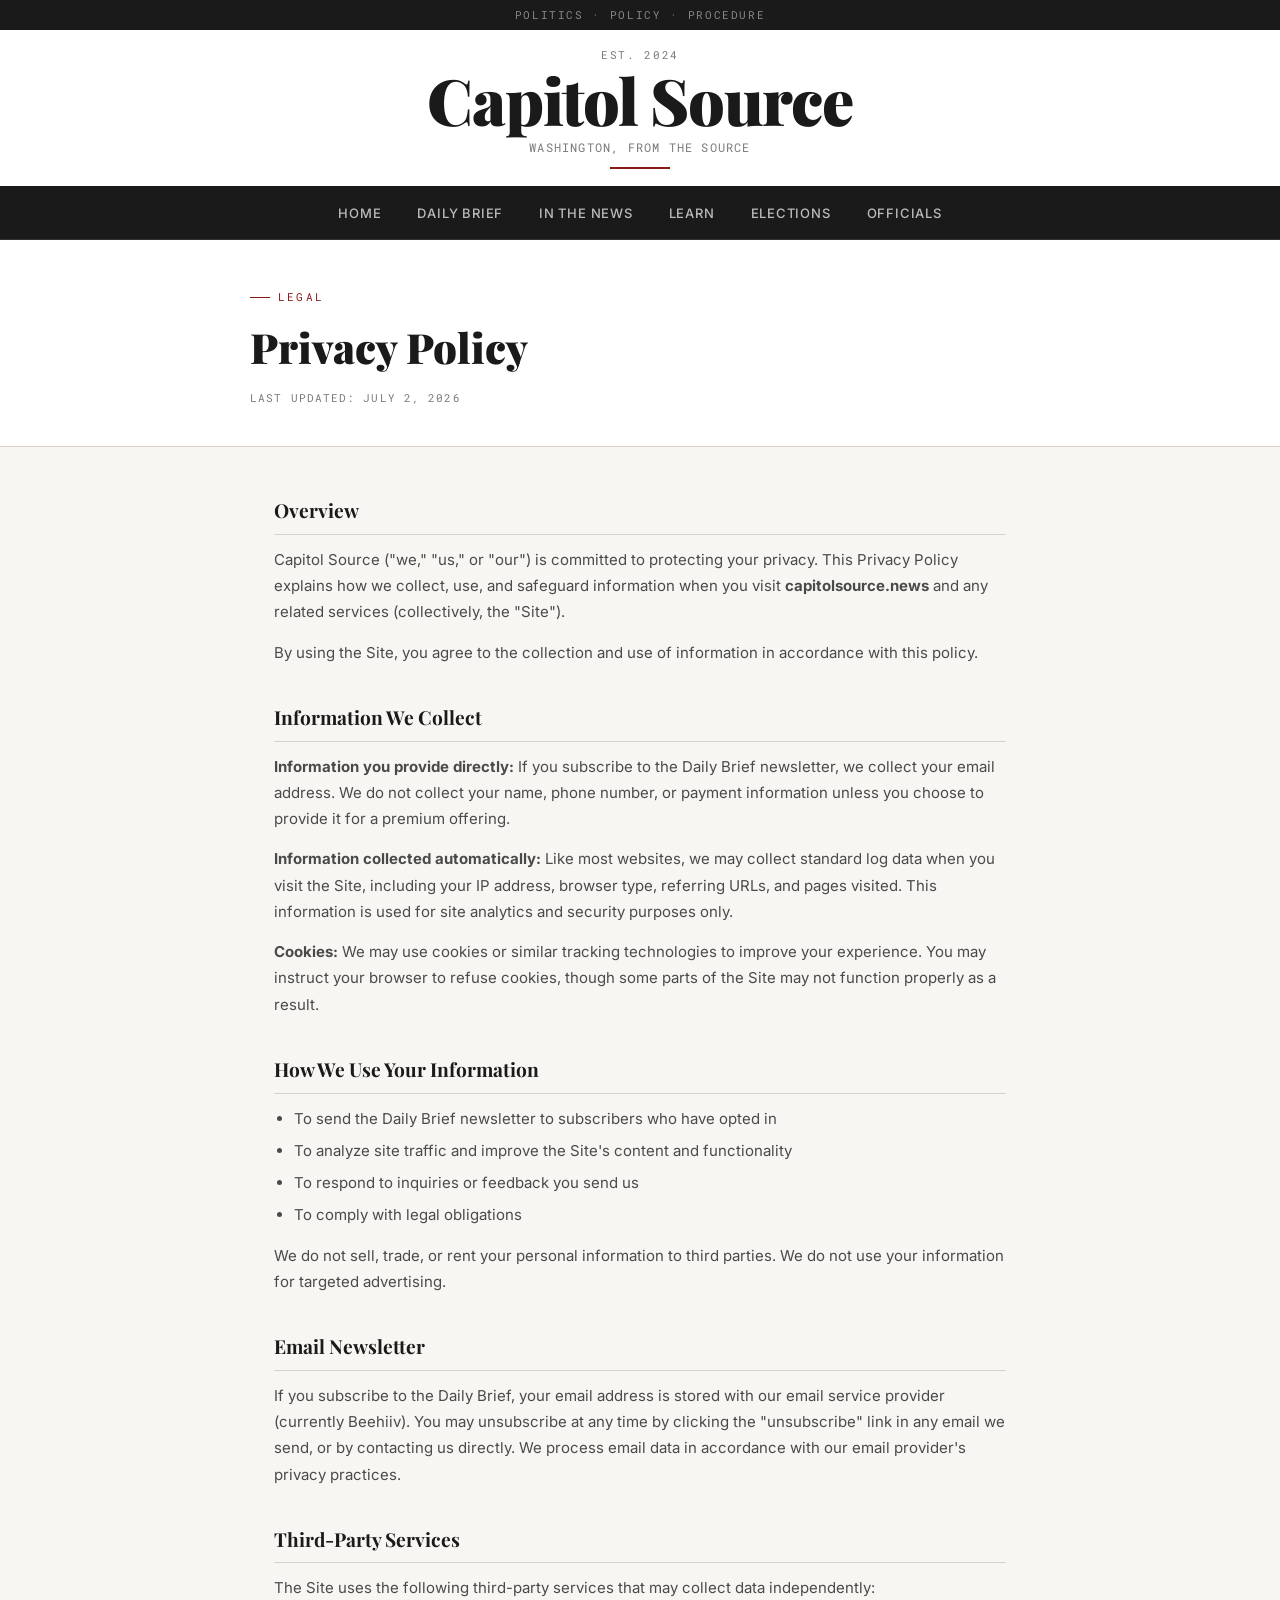
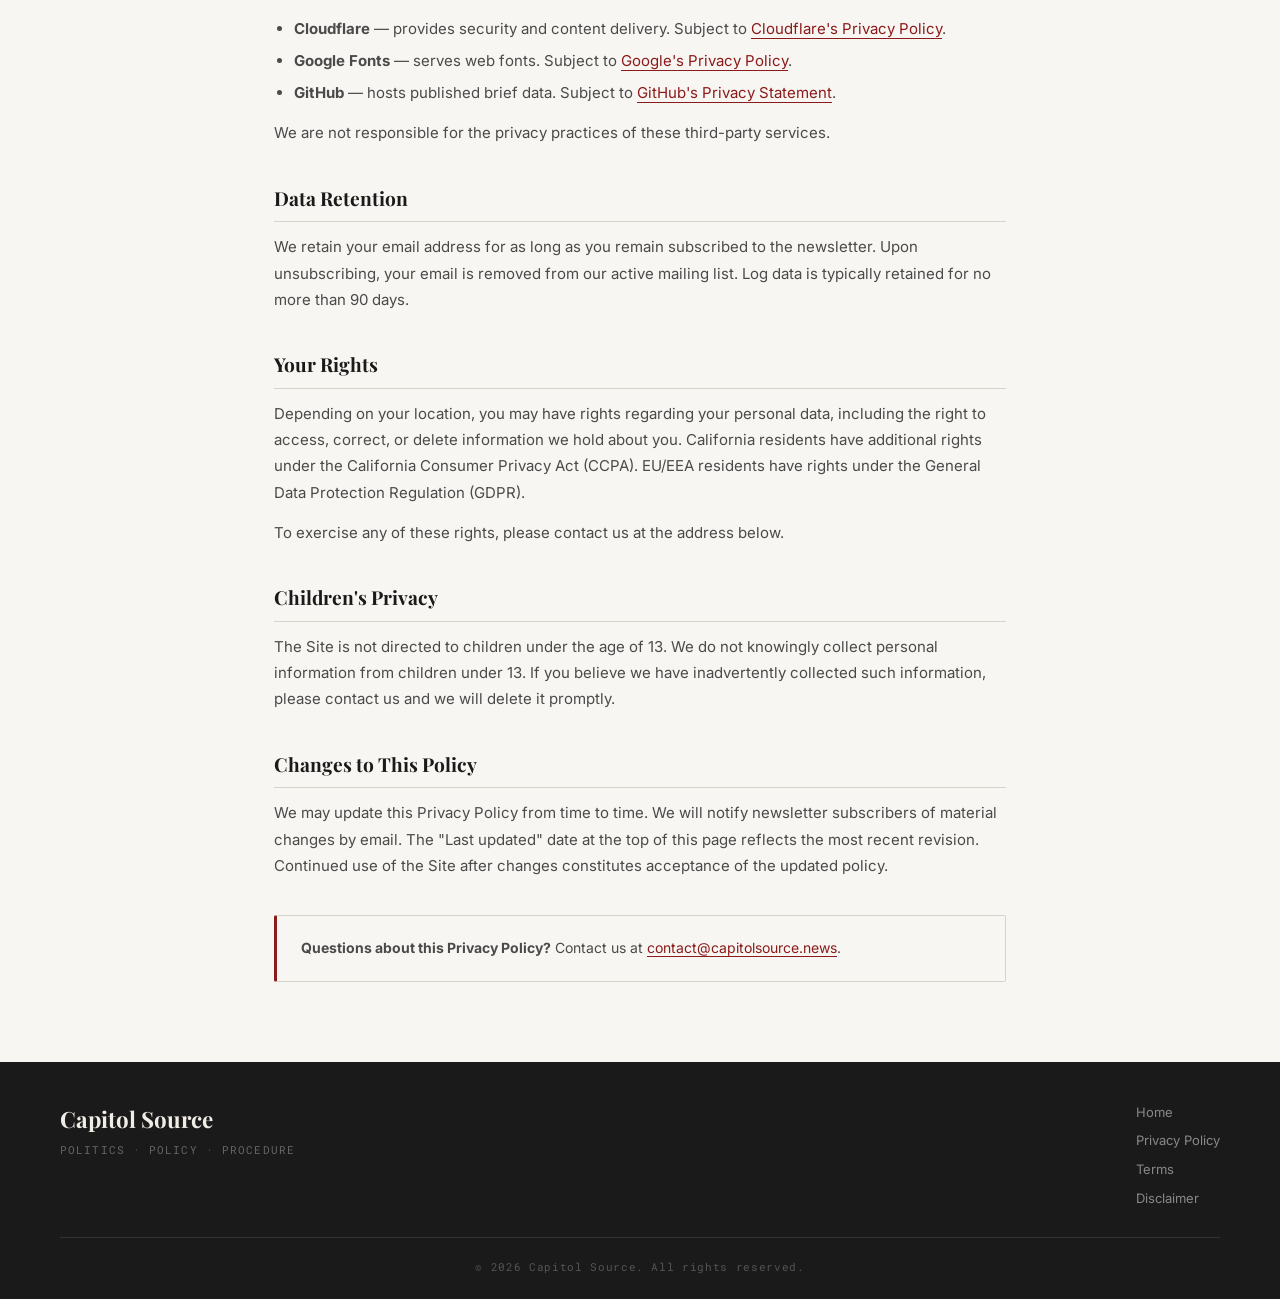
<file: privacy.html>
<!DOCTYPE html>
<html lang="en">
<head>
  <meta charset="UTF-8" />
  <meta name="viewport" content="width=device-width, initial-scale=1.0" />
  <title>Privacy Policy — Capitol Source</title>
  <link rel="preconnect" href="https://fonts.googleapis.com" />
  <link rel="preconnect" href="https://fonts.gstatic.com" crossorigin />
  <link href="https://fonts.googleapis.com/css2?family=Playfair+Display:ital,wght@0,700;0,900;1,700&family=Inter:wght@300;400;500;600&family=Roboto+Mono:wght@400;500&display=swap" rel="stylesheet" />
  <link rel="stylesheet" href="style.css" />
  <style>
    .legal-hero { background: var(--bg-white); border-bottom: 1px solid var(--rule); padding: 48px 24px 40px; }
    .legal-hero-inner { max-width: 780px; margin: 0 auto; }
    .legal-hero h1 { font-family: var(--display); font-size: clamp(1.8rem,4vw,2.6rem); font-weight: 900; color: var(--ink); margin-bottom: 8px; }
    .legal-meta { font-family: var(--mono); font-size: 11px; color: var(--ink-muted); letter-spacing: 0.1em; text-transform: uppercase; }
    .legal-body { max-width: 780px; margin: 0 auto; padding: 48px 24px 80px; }
    .legal-body h2 { font-family: var(--display); font-size: 1.2rem; font-weight: 700; color: var(--ink); margin: 36px 0 12px; padding-bottom: 8px; border-bottom: 1px solid var(--rule); }
    .legal-body h2:first-child { margin-top: 0; }
    .legal-body p { color: var(--ink-light); line-height: 1.75; margin-bottom: 14px; font-size: 15px; }
    .legal-body ul { color: var(--ink-light); line-height: 1.75; margin: 0 0 14px 20px; font-size: 15px; }
    .legal-body li { margin-bottom: 6px; }
    .legal-body a { color: var(--accent); border-bottom: 1px solid currentColor; }
    .legal-contact { background: var(--bg); border: 1px solid var(--rule); border-left: 3px solid var(--accent); padding: 20px 24px; margin-top: 36px; border-radius: var(--radius); }
    .legal-contact p { margin: 0; font-size: 14px; color: var(--ink-light); }
  </style>
</head>
<body>

  <div class="topbar">
    <span class="topbar-tagline">Politics · Policy · Procedure</span>
  </div>

  <header class="site-header">
    <div class="header-inner">
      <div class="masthead">
        <p class="masthead-eyebrow">Est. 2024</p>
        <h1 class="masthead-title"><a href="index.html">Capitol Source</a></h1>
        <p class="masthead-sub">Washington, from the source</p>
      </div>
    </div>
  </header>

    <nav class="site-nav">
    <div class="nav-inner">
      <a href="/" class="nav-link">Home</a>
      <a href="briefs.html" class="nav-link">Daily Brief</a>
      <a href="news.html" class="nav-link">In the News</a>
      <a href="learn.html" class="nav-link">Learn</a>
      <a href="elections.html" class="nav-link">Elections</a>
      <a href="officials.html" class="nav-link">Officials</a>
    </div>
  </nav>

  <div class="legal-hero">
    <div class="legal-hero-inner">
      <div class="section-label">Legal</div>
      <h1>Privacy Policy</h1>
      <p class="legal-meta">Last updated: July 2, 2026</p>
    </div>
  </div>

  <div class="legal-body">

    <h2>Overview</h2>
    <p>Capitol Source ("we," "us," or "our") is committed to protecting your privacy. This Privacy Policy explains how we collect, use, and safeguard information when you visit <strong>capitolsource.news</strong> and any related services (collectively, the "Site").</p>
    <p>By using the Site, you agree to the collection and use of information in accordance with this policy.</p>

    <h2>Information We Collect</h2>
    <p><strong>Information you provide directly:</strong> If you subscribe to the Daily Brief newsletter, we collect your email address. We do not collect your name, phone number, or payment information unless you choose to provide it for a premium offering.</p>
    <p><strong>Information collected automatically:</strong> Like most websites, we may collect standard log data when you visit the Site, including your IP address, browser type, referring URLs, and pages visited. This information is used for site analytics and security purposes only.</p>
    <p><strong>Cookies:</strong> We may use cookies or similar tracking technologies to improve your experience. You may instruct your browser to refuse cookies, though some parts of the Site may not function properly as a result.</p>

    <h2>How We Use Your Information</h2>
    <ul>
      <li>To send the Daily Brief newsletter to subscribers who have opted in</li>
      <li>To analyze site traffic and improve the Site's content and functionality</li>
      <li>To respond to inquiries or feedback you send us</li>
      <li>To comply with legal obligations</li>
    </ul>
    <p>We do not sell, trade, or rent your personal information to third parties. We do not use your information for targeted advertising.</p>

    <h2>Email Newsletter</h2>
    <p>If you subscribe to the Daily Brief, your email address is stored with our email service provider (currently Beehiiv). You may unsubscribe at any time by clicking the "unsubscribe" link in any email we send, or by contacting us directly. We process email data in accordance with our email provider's privacy practices.</p>

    <h2>Third-Party Services</h2>
    <p>The Site uses the following third-party services that may collect data independently:</p>
    <ul>
      <li><strong>Cloudflare</strong> — provides security and content delivery. Subject to <a href="https://www.cloudflare.com/privacypolicy/" target="_blank" rel="noopener">Cloudflare's Privacy Policy</a>.</li>
      <li><strong>Google Fonts</strong> — serves web fonts. Subject to <a href="https://policies.google.com/privacy" target="_blank" rel="noopener">Google's Privacy Policy</a>.</li>
      <li><strong>GitHub</strong> — hosts published brief data. Subject to <a href="https://docs.github.com/en/site-policy/privacy-policies/github-general-privacy-statement" target="_blank" rel="noopener">GitHub's Privacy Statement</a>.</li>
    </ul>
    <p>We are not responsible for the privacy practices of these third-party services.</p>

    <h2>Data Retention</h2>
    <p>We retain your email address for as long as you remain subscribed to the newsletter. Upon unsubscribing, your email is removed from our active mailing list. Log data is typically retained for no more than 90 days.</p>

    <h2>Your Rights</h2>
    <p>Depending on your location, you may have rights regarding your personal data, including the right to access, correct, or delete information we hold about you. California residents have additional rights under the California Consumer Privacy Act (CCPA). EU/EEA residents have rights under the General Data Protection Regulation (GDPR).</p>
    <p>To exercise any of these rights, please contact us at the address below.</p>

    <h2>Children's Privacy</h2>
    <p>The Site is not directed to children under the age of 13. We do not knowingly collect personal information from children under 13. If you believe we have inadvertently collected such information, please contact us and we will delete it promptly.</p>

    <h2>Changes to This Policy</h2>
    <p>We may update this Privacy Policy from time to time. We will notify newsletter subscribers of material changes by email. The "Last updated" date at the top of this page reflects the most recent revision. Continued use of the Site after changes constitutes acceptance of the updated policy.</p>

    <div class="legal-contact">
      <p><strong>Questions about this Privacy Policy?</strong> Contact us at <a href="mailto:contact@capitolsource.news">contact@capitolsource.news</a>.</p>
    </div>

  </div>

  <footer class="site-footer">
    <div class="footer-inner">
      <div class="footer-brand">
        <span class="footer-title">Capitol Source</span>
        <p>Politics · Policy · Procedure</p>
      </div>
      <div class="footer-links">
        <a href="index.html">Home</a>
        <a href="privacy.html">Privacy Policy</a>
        <a href="terms.html">Terms</a>
        <a href="disclaimer.html">Disclaimer</a>
      </div>
    </div>
    <div class="footer-bottom">
      <p>© <span id="footerYear"></span> Capitol Source. All rights reserved.</p>
    </div>
  </footer>
  <script>document.getElementById('footerYear').textContent = new Date().getFullYear();</script>
</body>
</html>
</file>
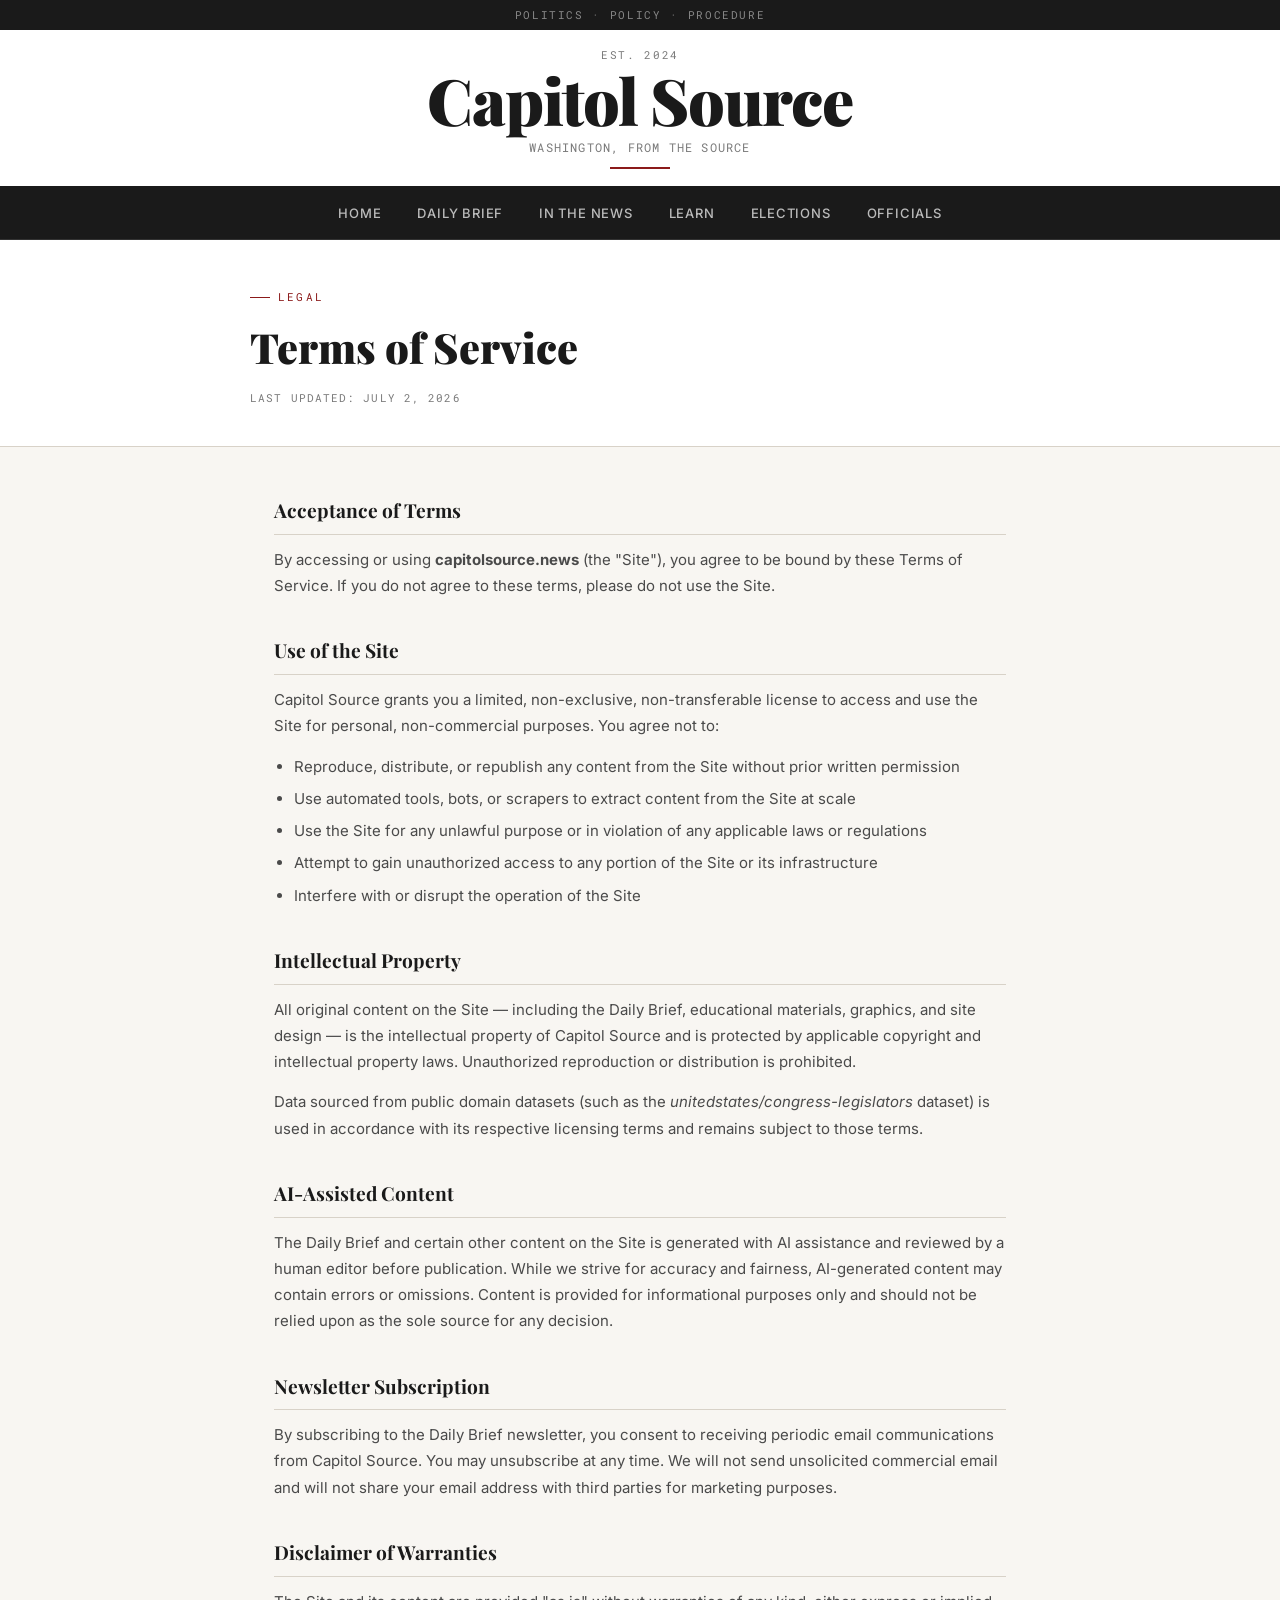
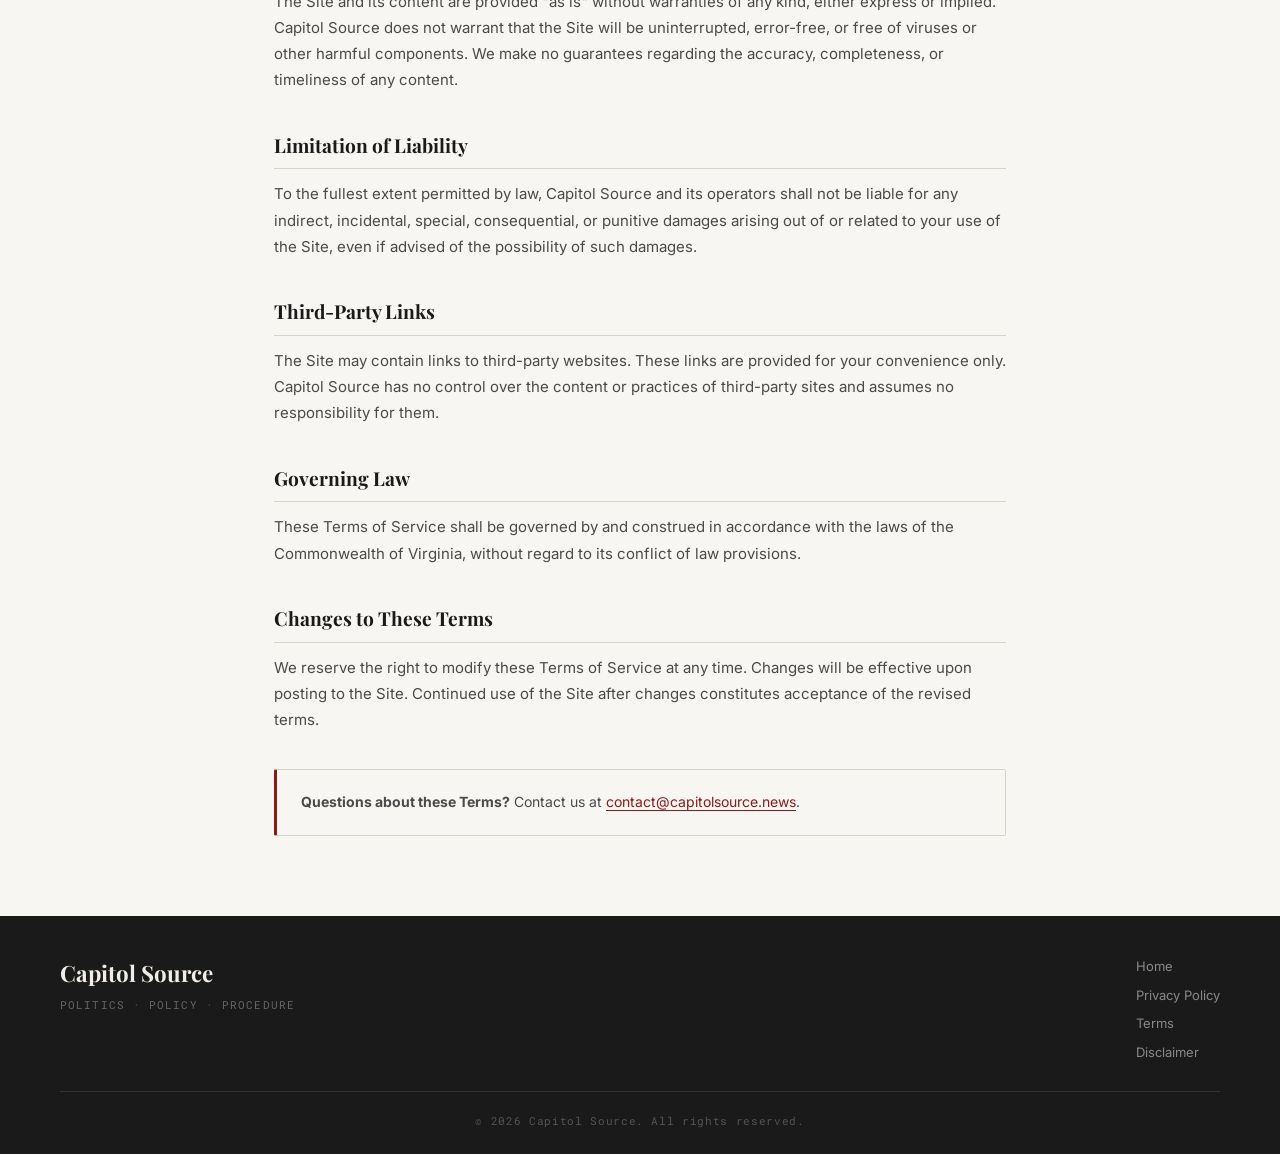
<file: terms.html>
<!DOCTYPE html>
<html lang="en">
<head>
  <meta charset="UTF-8" />
  <meta name="viewport" content="width=device-width, initial-scale=1.0" />
  <title>Terms of Service — Capitol Source</title>
  <link rel="preconnect" href="https://fonts.googleapis.com" />
  <link rel="preconnect" href="https://fonts.gstatic.com" crossorigin />
  <link href="https://fonts.googleapis.com/css2?family=Playfair+Display:ital,wght@0,700;0,900;1,700&family=Inter:wght@300;400;500;600&family=Roboto+Mono:wght@400;500&display=swap" rel="stylesheet" />
  <link rel="stylesheet" href="style.css" />
  <style>
    .legal-hero { background: var(--bg-white); border-bottom: 1px solid var(--rule); padding: 48px 24px 40px; }
    .legal-hero-inner { max-width: 780px; margin: 0 auto; }
    .legal-hero h1 { font-family: var(--display); font-size: clamp(1.8rem,4vw,2.6rem); font-weight: 900; color: var(--ink); margin-bottom: 8px; }
    .legal-meta { font-family: var(--mono); font-size: 11px; color: var(--ink-muted); letter-spacing: 0.1em; text-transform: uppercase; }
    .legal-body { max-width: 780px; margin: 0 auto; padding: 48px 24px 80px; }
    .legal-body h2 { font-family: var(--display); font-size: 1.2rem; font-weight: 700; color: var(--ink); margin: 36px 0 12px; padding-bottom: 8px; border-bottom: 1px solid var(--rule); }
    .legal-body h2:first-child { margin-top: 0; }
    .legal-body p { color: var(--ink-light); line-height: 1.75; margin-bottom: 14px; font-size: 15px; }
    .legal-body ul { color: var(--ink-light); line-height: 1.75; margin: 0 0 14px 20px; font-size: 15px; }
    .legal-body li { margin-bottom: 6px; }
    .legal-body a { color: var(--accent); border-bottom: 1px solid currentColor; }
    .legal-contact { background: var(--bg); border: 1px solid var(--rule); border-left: 3px solid var(--accent); padding: 20px 24px; margin-top: 36px; border-radius: var(--radius); }
    .legal-contact p { margin: 0; font-size: 14px; color: var(--ink-light); }
  </style>
</head>
<body>

  <div class="topbar">
    <span class="topbar-tagline">Politics · Policy · Procedure</span>
  </div>

  <header class="site-header">
    <div class="header-inner">
      <div class="masthead">
        <p class="masthead-eyebrow">Est. 2024</p>
        <h1 class="masthead-title"><a href="index.html">Capitol Source</a></h1>
        <p class="masthead-sub">Washington, from the source</p>
      </div>
    </div>
  </header>

    <nav class="site-nav">
    <div class="nav-inner">
      <a href="/" class="nav-link">Home</a>
      <a href="briefs.html" class="nav-link">Daily Brief</a>
      <a href="news.html" class="nav-link">In the News</a>
      <a href="learn.html" class="nav-link">Learn</a>
      <a href="elections.html" class="nav-link">Elections</a>
      <a href="officials.html" class="nav-link">Officials</a>
    </div>
  </nav>

  <div class="legal-hero">
    <div class="legal-hero-inner">
      <div class="section-label">Legal</div>
      <h1>Terms of Service</h1>
      <p class="legal-meta">Last updated: July 2, 2026</p>
    </div>
  </div>

  <div class="legal-body">

    <h2>Acceptance of Terms</h2>
    <p>By accessing or using <strong>capitolsource.news</strong> (the "Site"), you agree to be bound by these Terms of Service. If you do not agree to these terms, please do not use the Site.</p>

    <h2>Use of the Site</h2>
    <p>Capitol Source grants you a limited, non-exclusive, non-transferable license to access and use the Site for personal, non-commercial purposes. You agree not to:</p>
    <ul>
      <li>Reproduce, distribute, or republish any content from the Site without prior written permission</li>
      <li>Use automated tools, bots, or scrapers to extract content from the Site at scale</li>
      <li>Use the Site for any unlawful purpose or in violation of any applicable laws or regulations</li>
      <li>Attempt to gain unauthorized access to any portion of the Site or its infrastructure</li>
      <li>Interfere with or disrupt the operation of the Site</li>
    </ul>

    <h2>Intellectual Property</h2>
    <p>All original content on the Site — including the Daily Brief, educational materials, graphics, and site design — is the intellectual property of Capitol Source and is protected by applicable copyright and intellectual property laws. Unauthorized reproduction or distribution is prohibited.</p>
    <p>Data sourced from public domain datasets (such as the <em>unitedstates/congress-legislators</em> dataset) is used in accordance with its respective licensing terms and remains subject to those terms.</p>

    <h2>AI-Assisted Content</h2>
    <p>The Daily Brief and certain other content on the Site is generated with AI assistance and reviewed by a human editor before publication. While we strive for accuracy and fairness, AI-generated content may contain errors or omissions. Content is provided for informational purposes only and should not be relied upon as the sole source for any decision.</p>

    <h2>Newsletter Subscription</h2>
    <p>By subscribing to the Daily Brief newsletter, you consent to receiving periodic email communications from Capitol Source. You may unsubscribe at any time. We will not send unsolicited commercial email and will not share your email address with third parties for marketing purposes.</p>

    <h2>Disclaimer of Warranties</h2>
    <p>The Site and its content are provided "as is" without warranties of any kind, either express or implied. Capitol Source does not warrant that the Site will be uninterrupted, error-free, or free of viruses or other harmful components. We make no guarantees regarding the accuracy, completeness, or timeliness of any content.</p>

    <h2>Limitation of Liability</h2>
    <p>To the fullest extent permitted by law, Capitol Source and its operators shall not be liable for any indirect, incidental, special, consequential, or punitive damages arising out of or related to your use of the Site, even if advised of the possibility of such damages.</p>

    <h2>Third-Party Links</h2>
    <p>The Site may contain links to third-party websites. These links are provided for your convenience only. Capitol Source has no control over the content or practices of third-party sites and assumes no responsibility for them.</p>

    <h2>Governing Law</h2>
    <p>These Terms of Service shall be governed by and construed in accordance with the laws of the Commonwealth of Virginia, without regard to its conflict of law provisions.</p>

    <h2>Changes to These Terms</h2>
    <p>We reserve the right to modify these Terms of Service at any time. Changes will be effective upon posting to the Site. Continued use of the Site after changes constitutes acceptance of the revised terms.</p>

    <div class="legal-contact">
      <p><strong>Questions about these Terms?</strong> Contact us at <a href="mailto:contact@capitolsource.news">contact@capitolsource.news</a>.</p>
    </div>

  </div>

  <footer class="site-footer">
    <div class="footer-inner">
      <div class="footer-brand">
        <span class="footer-title">Capitol Source</span>
        <p>Politics · Policy · Procedure</p>
      </div>
      <div class="footer-links">
        <a href="index.html">Home</a>
        <a href="privacy.html">Privacy Policy</a>
        <a href="terms.html">Terms</a>
        <a href="disclaimer.html">Disclaimer</a>
      </div>
    </div>
    <div class="footer-bottom">
      <p>© <span id="footerYear"></span> Capitol Source. All rights reserved.</p>
    </div>
  </footer>
  <script>document.getElementById('footerYear').textContent = new Date().getFullYear();</script>
</body>
</html>
</file>
<file: style.css>
/* ─── DESIGN TOKENS ─────────────────────────────────────────────────── */
:root {
  --ink:         #1a1a1a;
  --ink-light:   #4a4a4a;
  --ink-muted:   #7a7a7a;
  --rule:        #d8d2c8;
  --bg:          #f8f6f2;
  --bg-white:    #ffffff;
  --bg-dark:     #1c2130;
  --bg-dark-2:   #252d40;
  --accent:      #8b1a1a;       /* deep senate red — restrained, serious */
  --accent-light:#c0392b;
  --gold:        #b8860b;
  --mono:        'Roboto Mono', monospace;
  --display:     'Playfair Display', Georgia, serif;
  --body:        'Inter', system-ui, sans-serif;
  --radius:      2px;
  --max-w:       1160px;
  --transition:  0.2s ease;
}

/* ─── RESET ──────────────────────────────────────────────────────────── */
*, *::before, *::after { box-sizing: border-box; margin: 0; padding: 0; }
html { scroll-behavior: smooth; }
body {
  font-family: var(--body);
  background: var(--bg);
  color: var(--ink);
  font-size: 16px;
  line-height: 1.6;
  -webkit-font-smoothing: antialiased;
}
a { color: inherit; text-decoration: none; }
img { display: block; max-width: 100%; }

/* ─── TOP BAR ────────────────────────────────────────────────────────── */
.topbar {
  background: var(--ink);
  color: #aaa;
  font-family: var(--mono);
  font-size: 11px;
  letter-spacing: 0.08em;
  padding: 6px 24px;
  display: flex;
  align-items: center;
  gap: 24px;
}
.topbar-tagline {
  flex: 1;
  text-align: center;
  text-transform: uppercase;
  letter-spacing: 0.15em;
  color: #888;
}
.topbar-admin {
  color: var(--accent);
  font-weight: 500;
  transition: color var(--transition);
}
.topbar-admin:hover { color: var(--accent-light); }

/* ─── HEADER ─────────────────────────────────────────────────────────── */
.site-header {
  background: var(--bg-white);
  border-bottom: 3px solid var(--ink);
  padding: 28px 24px;
}
.header-inner {
  position: relative;
  padding: 0;
  min-height: 100px;
  display: flex;
  align-items: center;
}
.masthead {
  text-align: center;
  position: absolute;
  left: 0;
  right: 0;
  pointer-events: none;
}
.masthead a, .masthead h1 { pointer-events: auto; }
.header-left { display: none; }
.header-subscribe {
  margin-left: auto;
  position: relative;
  z-index: 1;
}
.masthead-eyebrow {
  font-family: var(--mono);
  font-size: 11px;
  letter-spacing: 0.15em;
  text-transform: uppercase;
  color: var(--ink-muted);
  margin-bottom: 4px;
}
.masthead-title {
  font-family: var(--display);
  font-size: clamp(2.4rem, 5vw, 4rem);
  font-weight: 900;
  letter-spacing: -0.02em;
  color: var(--ink);
  line-height: 1;
  margin-bottom: 6px;
}
.masthead-sub {
  font-family: var(--mono);
  font-size: 12px;
  letter-spacing: 0.1em;
  color: var(--ink-muted);
  text-transform: uppercase;
}

/* Decorative rule under the title */
.masthead::after {
  content: '';
  display: block;
  width: 60px;
  height: 2px;
  background: var(--accent);
  margin: 10px auto 0;
}

.header-subscribe {
  flex-shrink: 0;
  text-align: right;
}
.header-subscribe p {
  font-size: 12px;
  color: var(--ink-muted);
  margin-bottom: 8px;
  font-family: var(--mono);
  letter-spacing: 0.05em;
}
.subscribe-form {
  display: flex;
  gap: 6px;
}
.subscribe-form input {
  border: 1px solid var(--rule);
  background: var(--bg);
  padding: 8px 12px;
  font-size: 13px;
  font-family: var(--body);
  border-radius: var(--radius);
  outline: none;
  width: 180px;
  transition: border-color var(--transition);
}
.subscribe-form input:focus { border-color: var(--accent); }
.subscribe-form button,
.subscribe-form-large button {
  background: var(--accent);
  color: #fff;
  border: none;
  padding: 8px 16px;
  font-size: 13px;
  font-family: var(--body);
  font-weight: 600;
  border-radius: var(--radius);
  cursor: pointer;
  letter-spacing: 0.04em;
  transition: background var(--transition);
}
.subscribe-form button:hover,
.subscribe-form-large button:hover { background: var(--accent-light); }

/* ─── NAV ────────────────────────────────────────────────────────────── */
.site-nav {
  background: var(--ink);
  position: sticky;
  top: 0;
  z-index: 100;
  border-bottom: 1px solid #333;
}
.nav-inner {
  max-width: var(--max-w);
  margin: 0 auto;
  display: flex;
  padding: 0 24px;
  gap: 0;
  justify-content: center;
}
.nav-link {
  display: inline-block;
  padding: 14px 18px;
  font-family: var(--body);
  font-size: 13px;
  font-weight: 500;
  letter-spacing: 0.06em;
  text-transform: uppercase;
  color: #bbb;
  border-bottom: 2px solid transparent;
  transition: color var(--transition), border-color var(--transition);
}
.nav-link:hover { color: #fff; }
.nav-link.active { color: #fff; border-bottom-color: var(--accent); }

/* ─── SHARED LAYOUT ──────────────────────────────────────────────────── */
.section-inner {
  max-width: var(--max-w);
  margin: 0 auto;
  padding: 0 24px;
}
.section-label {
  font-family: var(--mono);
  font-size: 11px;
  letter-spacing: 0.2em;
  text-transform: uppercase;
  color: var(--accent);
  margin-bottom: 8px;
  display: flex;
  align-items: center;
  gap: 8px;
}
.section-label::before {
  content: '';
  display: inline-block;
  width: 20px;
  height: 1px;
  background: var(--accent);
}
.section-label.light { color: #aaa; }
.section-label.light::before { background: #aaa; }
.section-title {
  font-family: var(--display);
  font-size: clamp(1.6rem, 3vw, 2.4rem);
  font-weight: 700;
  color: var(--ink);
  line-height: 1.15;
  margin-bottom: 12px;
}
.section-sub {
  color: var(--ink-light);
  max-width: 580px;
  margin-bottom: 36px;
  font-size: 15px;
  line-height: 1.65;
}

/* ─── HERO ───────────────────────────────────────────────────────────── */
.hero {
  background: var(--bg-white);
  border-bottom: 1px solid var(--rule);
  padding: 60px 24px;
}
.hero-inner {
  max-width: var(--max-w);
  margin: 0 auto;
  display: grid;
  grid-template-columns: 1fr 1fr;
  gap: 64px;
  align-items: center;
}
.hero-quote-block {
  padding: 36px 40px;
  border-left: 4px solid var(--accent);
  background: var(--bg);
  position: relative;
}
.hero-quote-block::before {
  content: '\201C';
  font-family: var(--display);
  font-size: 120px;
  line-height: 0.6;
  color: var(--accent);
  opacity: 0.12;
  position: absolute;
  top: 20px;
  left: 16px;
}
.hero-quote {
  font-family: var(--display);
  font-style: italic;
  font-size: clamp(1.1rem, 2vw, 1.35rem);
  line-height: 1.55;
  color: var(--ink);
  margin-bottom: 16px;
  position: relative;
  z-index: 1;
}
.hero-cite {
  font-family: var(--mono);
  font-size: 11px;
  letter-spacing: 0.12em;
  color: var(--ink-muted);
  text-transform: uppercase;
}
.hero-mission h2 {
  font-family: var(--display);
  font-size: 1.6rem;
  font-weight: 700;
  margin-bottom: 14px;
  color: var(--ink);
}
.hero-mission > p {
  color: var(--ink-light);
  line-height: 1.7;
  margin-bottom: 28px;
}
.hero-pillars {
  display: grid;
  grid-template-columns: repeat(3, 1fr);
  gap: 20px;
}
.pillar {
  padding: 16px;
  background: var(--bg);
  border: 1px solid var(--rule);
  border-radius: var(--radius);
  text-align: center;
}
.pillar-icon { font-size: 22px; display: block; margin-bottom: 6px; }
.pillar strong {
  display: block;
  font-size: 13px;
  font-weight: 600;
  margin-bottom: 4px;
  color: var(--ink);
}
.pillar p { font-size: 12px; color: var(--ink-muted); line-height: 1.4; }

/* ─── DAILY BRIEF SECTION ────────────────────────────────────────────── */
.brief-feature {
  padding: 64px 24px;
  background: var(--bg);
  border-bottom: 1px solid var(--rule);
}
.brief-card {
  background: var(--bg-white);
  border: 1px solid var(--rule);
  border-top: 3px solid var(--accent);
  border-radius: var(--radius);
  min-height: 320px;
  display: flex;
  align-items: center;
  justify-content: center;
  max-width: 800px;
}
.brief-loading {
  display: flex;
  flex-direction: column;
  align-items: center;
  gap: 16px;
  color: var(--ink-muted);
  font-family: var(--mono);
  font-size: 13px;
  letter-spacing: 0.05em;
}
.spinner {
  width: 32px;
  height: 32px;
  border: 2px solid var(--rule);
  border-top-color: var(--accent);
  border-radius: 50%;
  animation: spin 0.8s linear infinite;
}
@keyframes spin { to { transform: rotate(360deg); } }

.brief-content,
.brief-pending { padding: 36px 40px; width: 100%; }
.brief-header {
  display: flex;
  align-items: center;
  justify-content: space-between;
  margin-bottom: 24px;
  padding-bottom: 16px;
  border-bottom: 1px solid var(--rule);
}
.brief-label {
  font-family: var(--mono);
  font-size: 10px;
  letter-spacing: 0.25em;
  color: var(--accent);
  font-weight: 500;
}
.brief-date {
  font-family: var(--mono);
  font-size: 11px;
  color: var(--ink-muted);
  letter-spacing: 0.08em;
}
.brief-body {
  font-size: 15px;
  line-height: 1.75;
  color: var(--ink);
}
.brief-body h3 {
  font-family: var(--display);
  font-size: 1.1rem;
  font-weight: 700;
  margin: 20px 0 8px;
  color: var(--ink);
}
.brief-body h3:first-child { margin-top: 0; }
.brief-body p { margin-bottom: 14px; }
.brief-body ul { padding-left: 20px; margin-bottom: 14px; }
.brief-body li { margin-bottom: 6px; }
.brief-footer {
  display: flex;
  align-items: center;
  justify-content: space-between;
  margin-top: 28px;
  padding-top: 16px;
  border-top: 1px solid var(--rule);
}
.brief-note {
  font-family: var(--mono);
  font-size: 11px;
  color: var(--ink-muted);
  letter-spacing: 0.05em;
}
.brief-archive-link {
  font-size: 13px;
  font-weight: 600;
  color: var(--accent);
  letter-spacing: 0.04em;
  transition: color var(--transition);
}
.brief-archive-link:hover { color: var(--accent-light); }
.pending-msg {
  color: var(--ink-light);
  font-size: 15px;
  line-height: 1.7;
}
.pending-msg a { color: var(--accent); border-bottom: 1px solid currentColor; }

/* ─── NEWS GRID ──────────────────────────────────────────────────────── */
.news-section {
  padding: 64px 24px;
  background: var(--bg-white);
  border-bottom: 1px solid var(--rule);
}
.topic-grid {
  display: grid;
  grid-template-columns: repeat(4, 1fr);
  gap: 12px;
  margin-bottom: 24px;
}
.topic-card {
  background: var(--bg);
  border: 1px solid var(--rule);
  border-radius: var(--radius);
  padding: 18px 16px;
  font-size: 14px;
  font-weight: 500;
  color: var(--ink);
  cursor: pointer;
  transition: background var(--transition), border-color var(--transition), transform var(--transition);
  display: flex;
  align-items: center;
  gap: 8px;
}
.topic-card:hover {
  background: var(--bg-white);
  border-color: var(--accent);
  transform: translateY(-1px);
}
.coming-soon-note {
  font-family: var(--mono);
  font-size: 12px;
  color: var(--ink-muted);
  letter-spacing: 0.05em;
  text-align: center;
  padding: 16px;
  border: 1px dashed var(--rule);
  border-radius: var(--radius);
}

/* ─── LEARN SECTION ──────────────────────────────────────────────────── */
.learn-section {
  padding: 64px 24px;
  background: var(--bg);
  border-bottom: 1px solid var(--rule);
}
.learn-grid {
  display: grid;
  grid-template-columns: repeat(4, 1fr);
  gap: 20px;
}
.learn-card {
  background: var(--bg-white);
  border: 1px solid var(--rule);
  border-radius: var(--radius);
  padding: 28px 24px;
  display: flex;
  flex-direction: column;
  gap: 8px;
  transition: border-color var(--transition), box-shadow var(--transition);
}
.learn-card:hover {
  border-color: var(--accent);
  box-shadow: 0 4px 16px rgba(0,0,0,0.06);
}
.learn-card-icon { font-size: 28px; margin-bottom: 4px; }
.learn-card h3 {
  font-family: var(--display);
  font-size: 1.05rem;
  font-weight: 700;
  color: var(--ink);
  line-height: 1.3;
}
.learn-card p {
  font-size: 13px;
  color: var(--ink-light);
  line-height: 1.6;
  flex: 1;
}
.learn-link {
  font-family: var(--mono);
  font-size: 11px;
  color: var(--accent);
  letter-spacing: 0.08em;
  font-weight: 500;
  margin-top: 8px;
}

/* ─── ABOUT STRIP ────────────────────────────────────────────────────── */
.about-strip {
  background: var(--bg-dark);
  padding: 72px 24px;
  border-bottom: 3px solid var(--accent);
}
.about-strip .section-title { color: #f0ece6; }
.about-strip .section-sub { color: #aaa; }
.about-inner {
  display: grid;
  grid-template-columns: 1fr 340px;
  gap: 64px;
  align-items: start;
}
.about-text p {
  color: #c0bdb8;
  font-size: 15px;
  line-height: 1.75;
  margin-bottom: 16px;
  max-width: 560px;
}
.about-text h2 {
  font-family: var(--display);
  font-size: clamp(1.6rem, 3vw, 2.2rem);
  font-weight: 700;
  color: #f0ece6;
  margin-bottom: 20px;
  line-height: 1.2;
}
.sidebar-quote {
  background: var(--bg-dark-2);
  border-left: 3px solid var(--accent);
  padding: 20px 24px;
  margin-bottom: 20px;
  border-radius: 0 var(--radius) var(--radius) 0;
}
.sidebar-quote p {
  font-family: var(--display);
  font-style: italic;
  color: #d8d4ce;
  font-size: 1rem;
  line-height: 1.55;
  margin-bottom: 10px;
}
.sidebar-quote cite {
  font-family: var(--mono);
  font-size: 10px;
  letter-spacing: 0.12em;
  color: #888;
  text-transform: uppercase;
}

/* ─── NEWSLETTER CTA ─────────────────────────────────────────────────── */
.newsletter-cta {
  background: var(--bg-white);
  padding: 64px 24px;
  border-bottom: 1px solid var(--rule);
}
.cta-inner {
  display: grid;
  grid-template-columns: 1fr auto;
  gap: 48px;
  align-items: center;
}
.cta-text h2 {
  font-family: var(--display);
  font-size: clamp(1.4rem, 3vw, 2rem);
  font-weight: 700;
  color: var(--ink);
  margin-bottom: 8px;
}
.cta-text p {
  color: var(--ink-light);
  font-size: 15px;
  line-height: 1.65;
  max-width: 500px;
}
.subscribe-form-large {
  display: flex;
  flex-direction: column;
  gap: 8px;
  min-width: 280px;
}
.subscribe-form-large input {
  border: 1px solid var(--rule);
  background: var(--bg);
  padding: 12px 16px;
  font-size: 14px;
  font-family: var(--body);
  border-radius: var(--radius);
  outline: none;
  transition: border-color var(--transition);
}
.subscribe-form-large input:focus { border-color: var(--accent); }
.subscribe-form-large button {
  padding: 12px 20px;
  font-size: 14px;
  letter-spacing: 0.06em;
}

/* ─── FOOTER ─────────────────────────────────────────────────────────── */
.site-footer {
  background: var(--ink);
  padding: 40px 24px 24px;
}
.footer-inner {
  max-width: var(--max-w);
  margin: 0 auto;
  display: flex;
  align-items: flex-start;
  justify-content: space-between;
  gap: 32px;
  padding-bottom: 28px;
  border-bottom: 1px solid #333;
  margin-bottom: 20px;
}
.footer-brand .footer-title {
  font-family: var(--display);
  font-size: 1.4rem;
  font-weight: 700;
  color: #f0ece6;
  display: block;
  margin-bottom: 4px;
}
.footer-brand p {
  font-family: var(--mono);
  font-size: 11px;
  color: #666;
  letter-spacing: 0.1em;
  text-transform: uppercase;
}
.footer-links, .footer-social {
  display: flex;
  flex-direction: column;
  gap: 8px;
}
.footer-links a, .footer-social a {
  font-size: 13px;
  color: #888;
  transition: color var(--transition);
}
.footer-links a:hover, .footer-social a:hover { color: #ddd; }
.footer-bottom {
  max-width: var(--max-w);
  margin: 0 auto;
  text-align: center;
}
.footer-bottom p {
  font-family: var(--mono);
  font-size: 11px;
  color: #555;
  letter-spacing: 0.06em;
}

/* ─── TOAST ──────────────────────────────────────────────────────────── */
.toast {
  position: fixed;
  bottom: 32px;
  right: 32px;
  background: var(--ink);
  color: #f0ece6;
  padding: 14px 24px;
  border-radius: var(--radius);
  font-family: var(--mono);
  font-size: 13px;
  letter-spacing: 0.05em;
  border-left: 3px solid var(--accent);
  opacity: 0;
  transform: translateY(12px);
  transition: opacity 0.3s ease, transform 0.3s ease;
  pointer-events: none;
  z-index: 9999;
}
.toast.show {
  opacity: 1;
  transform: translateY(0);
}

/* ─── RESPONSIVE ─────────────────────────────────────────────────────── */
@media (max-width: 900px) {
  .hero-inner { grid-template-columns: 1fr; gap: 36px; }
  .about-inner { grid-template-columns: 1fr; }
  .learn-grid { grid-template-columns: repeat(2, 1fr); }
  .topic-grid { grid-template-columns: repeat(3, 1fr); }
  .cta-inner { grid-template-columns: 1fr; }
  .header-inner { flex-direction: column; text-align: center; }
  .header-subscribe { text-align: center; }
  .footer-inner { flex-direction: column; }
}
@media (max-width: 600px) {
  .hero-pillars { grid-template-columns: 1fr; }
  .learn-grid { grid-template-columns: 1fr; }
  .topic-grid { grid-template-columns: repeat(2, 1fr); }
  .nav-inner { overflow-x: auto; padding: 0 12px; }
  .nav-link { padding: 14px 12px; font-size: 11px; white-space: nowrap; }
  .brief-content, .brief-pending { padding: 24px 20px; }
  .subscribe-form-large { min-width: unset; width: 100%; }
}
@media (prefers-reduced-motion: reduce) {
  *, *::before, *::after { transition: none !important; animation: none !important; }
}
</file>
<file: admin.css>
/* ─── ADMIN STYLES ───────────────────────────────────────────────────── */

.admin-body {
  background: #f0eee9;
  min-height: 100vh;
}

/* Top bar */
.admin-topbar {
  background: #1a1a1a;
  color: #ccc;
  display: flex;
  align-items: center;
  justify-content: space-between;
  padding: 10px 24px;
  font-size: 13px;
  position: sticky;
  top: 0;
  z-index: 200;
  border-bottom: 2px solid #8b1a1a;
}
.admin-back {
  color: #888;
  font-family: 'Roboto Mono', monospace;
  font-size: 12px;
  letter-spacing: 0.05em;
  transition: color 0.2s;
}
.admin-back:hover { color: #ddd; }
.admin-brand {
  font-family: 'Playfair Display', serif;
  font-weight: 700;
  color: #f0ece6;
  font-size: 15px;
  display: flex;
  align-items: center;
  gap: 8px;
}
.admin-badge {
  font-family: 'Roboto Mono', monospace;
  font-size: 9px;
  letter-spacing: 0.15em;
  text-transform: uppercase;
  background: #8b1a1a;
  color: #fff;
  padding: 2px 6px;
  border-radius: 2px;
}
.admin-status-dot {
  width: 8px;
  height: 8px;
  border-radius: 50%;
  background: #555;
}
.admin-status-dot.online { background: #2ecc71; }

/* Gate */
.gate {
  position: fixed;
  inset: 0;
  background: #1c2130;
  display: flex;
  align-items: center;
  justify-content: center;
  z-index: 500;
}
.gate-card {
  background: #fff;
  border-top: 3px solid #8b1a1a;
  padding: 40px 36px;
  border-radius: 2px;
  width: 340px;
  box-shadow: 0 16px 48px rgba(0,0,0,0.4);
}
.gate-logo {
  font-family: 'Playfair Display', serif;
  font-weight: 900;
  font-size: 1.6rem;
  color: #1a1a1a;
  margin-bottom: 4px;
}
.gate-sub {
  font-family: 'Roboto Mono', monospace;
  font-size: 11px;
  letter-spacing: 0.15em;
  text-transform: uppercase;
  color: #888;
  margin-bottom: 28px;
}
.gate-field {
  margin-bottom: 16px;
}
.gate-field label {
  display: block;
  font-size: 12px;
  font-weight: 600;
  color: #555;
  margin-bottom: 6px;
  letter-spacing: 0.05em;
}
.gate-field input {
  width: 100%;
  border: 1px solid #ddd;
  border-radius: 2px;
  padding: 10px 12px;
  font-size: 14px;
  outline: none;
  transition: border-color 0.2s;
}
.gate-field input:focus { border-color: #8b1a1a; }
.gate-hint {
  font-size: 12px;
  color: #c0392b;
  margin-top: 10px;
  font-family: 'Roboto Mono', monospace;
  min-height: 18px;
}

/* Layout */
.admin-wrap {
  display: grid;
  grid-template-columns: 220px 1fr;
  min-height: calc(100vh - 42px);
}

/* Sidebar */
.admin-sidebar {
  background: #fff;
  border-right: 1px solid #e0dbd4;
  padding: 24px 0;
  display: flex;
  flex-direction: column;
  gap: 0;
}
.sidebar-section {
  padding: 0 12px 20px;
  border-bottom: 1px solid #e0dbd4;
  margin-bottom: 20px;
}
.sidebar-label {
  font-family: 'Roboto Mono', monospace;
  font-size: 10px;
  letter-spacing: 0.2em;
  text-transform: uppercase;
  color: #aaa;
  padding: 0 8px;
  margin-bottom: 8px;
}
.sidebar-btn {
  display: flex;
  align-items: center;
  gap: 8px;
  width: 100%;
  text-align: left;
  background: none;
  border: none;
  border-radius: 3px;
  padding: 9px 12px;
  font-size: 13px;
  color: #555;
  cursor: pointer;
  font-family: 'Inter', sans-serif;
  font-weight: 500;
  transition: background 0.15s, color 0.15s;
}
.sidebar-btn:hover { background: #f4f1ec; color: #1a1a1a; }
.sidebar-btn.active { background: #f4f1ec; color: #8b1a1a; font-weight: 600; }
.sidebar-footer {
  margin-top: auto;
  padding: 16px 20px;
  border-top: 1px solid #e0dbd4;
  font-size: 12px;
  color: #888;
}
.sidebar-footer strong { color: #333; }
.logout-btn {
  background: none;
  border: none;
  color: #8b1a1a;
  cursor: pointer;
  font-size: 12px;
  padding: 0;
  margin-top: 4px;
  font-family: 'Roboto Mono', monospace;
  letter-spacing: 0.05em;
}

/* Main panel area */
.admin-main {
  padding: 32px 40px;
  max-width: 900px;
}
.panel-header {
  margin-bottom: 28px;
  padding-bottom: 20px;
  border-bottom: 1px solid #e0dbd4;
}
.panel-header h2 {
  font-family: 'Playfair Display', serif;
  font-size: 1.6rem;
  font-weight: 700;
  color: #1a1a1a;
  margin-bottom: 6px;
}
.panel-header p {
  font-size: 14px;
  color: #777;
  line-height: 1.6;
}

/* Generate form */
.gen-options {
  background: #fff;
  border: 1px solid #e0dbd4;
  border-radius: 2px;
  padding: 24px;
  margin-bottom: 20px;
  display: flex;
  flex-direction: column;
  gap: 16px;
}
.gen-option-row {
  display: flex;
  align-items: center;
  gap: 12px;
}
.gen-option-row label {
  font-size: 13px;
  font-weight: 600;
  color: #555;
  min-width: 180px;
  letter-spacing: 0.02em;
}
.admin-input {
  flex: 1;
  border: 1px solid #ddd;
  border-radius: 2px;
  padding: 9px 12px;
  font-size: 13px;
  font-family: 'Inter', sans-serif;
  outline: none;
  transition: border-color 0.2s;
  background: #faf9f7;
}
.admin-input:focus { border-color: #8b1a1a; }
.gen-actions {
  display: flex;
  align-items: center;
  gap: 16px;
  margin-bottom: 24px;
}
.gen-note {
  font-family: 'Roboto Mono', monospace;
  font-size: 11px;
  color: #999;
  letter-spacing: 0.05em;
}

/* Progress steps */
.gen-progress {
  background: #fff;
  border: 1px solid #e0dbd4;
  border-radius: 2px;
  padding: 24px;
  margin-bottom: 24px;
}
.progress-steps { display: flex; flex-direction: column; gap: 12px; }
.step {
  font-size: 13px;
  color: #bbb;
  padding: 8px 12px;
  border-radius: 2px;
  font-family: 'Roboto Mono', monospace;
  letter-spacing: 0.03em;
  transition: color 0.3s, background 0.3s;
}
.step.active { color: #1a1a1a; background: #f4f1ec; }
.step.done { color: #2ecc71; background: #f0faf0; }

/* Draft area */
.draft-area {
  background: #fff;
  border: 1px solid #e0dbd4;
  border-top: 3px solid #8b1a1a;
  border-radius: 2px;
  overflow: hidden;
}
.draft-header {
  display: flex;
  align-items: center;
  justify-content: space-between;
  padding: 16px 24px;
  border-bottom: 1px solid #e0dbd4;
  background: #faf9f7;
}
.draft-label {
  font-family: 'Roboto Mono', monospace;
  font-size: 10px;
  letter-spacing: 0.25em;
  color: #8b1a1a;
  font-weight: 500;
}
.draft-date {
  font-family: 'Roboto Mono', monospace;
  font-size: 11px;
  color: #aaa;
}
.draft-editor {
  padding: 28px 32px;
  min-height: 360px;
  font-size: 15px;
  line-height: 1.75;
  color: #1a1a1a;
  outline: none;
  border: none;
  font-family: 'Inter', sans-serif;
}
.draft-editor:focus { background: #fefefe; }
.draft-editor h3 {
  font-family: 'Playfair Display', serif;
  font-size: 1.1rem;
  font-weight: 700;
  margin: 20px 0 8px;
  color: #1a1a1a;
}
.draft-editor h3:first-child { margin-top: 0; }
.draft-editor p { margin-bottom: 14px; }
.draft-editor ul { padding-left: 20px; margin-bottom: 14px; }
.draft-editor li { margin-bottom: 6px; }
.draft-feedback {
  padding: 20px 32px;
  border-top: 1px solid #e0dbd4;
  background: #faf9f7;
}
.draft-feedback label {
  display: block;
  font-size: 12px;
  font-weight: 600;
  color: #666;
  margin-bottom: 8px;
  letter-spacing: 0.04em;
  text-transform: uppercase;
  font-family: 'Roboto Mono', monospace;
}
.admin-textarea {
  width: 100%;
  border: 1px solid #ddd;
  border-radius: 2px;
  padding: 10px 12px;
  font-size: 13px;
  font-family: 'Inter', sans-serif;
  line-height: 1.6;
  outline: none;
  resize: vertical;
  min-height: 80px;
  background: #fff;
  transition: border-color 0.2s;
}
.admin-textarea:focus { border-color: #8b1a1a; }
.draft-actions {
  display: flex;
  align-items: center;
  justify-content: flex-end;
  gap: 12px;
  padding: 16px 24px;
  border-top: 1px solid #e0dbd4;
  background: #f4f1ec;
}

/* Queue / archive items */
.queue-item, .archive-item {
  background: #fff;
  border: 1px solid #e0dbd4;
  border-radius: 2px;
  padding: 20px 24px;
  margin-bottom: 12px;
  display: flex;
  align-items: center;
  justify-content: space-between;
  gap: 16px;
}
.queue-item-date {
  font-family: 'Roboto Mono', monospace;
  font-size: 12px;
  color: #888;
  min-width: 120px;
}
.queue-item-preview {
  flex: 1;
  font-size: 14px;
  color: #444;
  overflow: hidden;
  text-overflow: ellipsis;
  white-space: nowrap;
}
.queue-item-actions { display: flex; gap: 8px; }
.status-badge {
  font-family: 'Roboto Mono', monospace;
  font-size: 9px;
  letter-spacing: 0.15em;
  text-transform: uppercase;
  padding: 3px 8px;
  border-radius: 2px;
  font-weight: 500;
}
.status-pending { background: #fef9e7; color: #b7950b; border: 1px solid #f9e79f; }
.status-published { background: #eafaf1; color: #1e8449; border: 1px solid #a9dfbf; }
.status-rejected { background: #fdedec; color: #c0392b; border: 1px solid #f1948a; }
.empty-state {
  text-align: center;
  padding: 48px 24px;
  color: #aaa;
  font-family: 'Roboto Mono', monospace;
  font-size: 13px;
  letter-spacing: 0.05em;
  border: 1px dashed #ddd;
  border-radius: 2px;
}

/* Settings */
.settings-section {
  background: #fff;
  border: 1px solid #e0dbd4;
  border-radius: 2px;
  padding: 24px;
  margin-bottom: 16px;
}
.settings-section h3 {
  font-size: 14px;
  font-weight: 700;
  color: #1a1a1a;
  margin-bottom: 12px;
  padding-bottom: 8px;
  border-bottom: 1px solid #e0dbd4;
}
.toggle-label {
  display: flex;
  align-items: center;
  gap: 10px;
  font-size: 14px;
  color: #444;
  cursor: pointer;
}
.settings-note {
  font-size: 12px;
  color: #999;
  margin-top: 10px;
  font-style: italic;
}
.mt-8 { margin-top: 12px; }

/* Buttons */
.btn-primary {
  background: #8b1a1a;
  color: #fff;
  border: none;
  padding: 10px 22px;
  font-size: 13px;
  font-family: 'Inter', sans-serif;
  font-weight: 600;
  border-radius: 2px;
  cursor: pointer;
  letter-spacing: 0.04em;
  transition: background 0.2s;
}
.btn-primary:hover { background: #c0392b; }
.btn-primary:disabled { background: #ccc; cursor: not-allowed; }
.btn-secondary {
  background: #fff;
  color: #333;
  border: 1px solid #ccc;
  padding: 9px 18px;
  font-size: 13px;
  font-family: 'Inter', sans-serif;
  font-weight: 500;
  border-radius: 2px;
  cursor: pointer;
  transition: background 0.2s, border-color 0.2s;
}
.btn-secondary:hover { background: #f4f1ec; border-color: #aaa; }
.btn-success {
  background: #1e8449;
  color: #fff;
  border: none;
  padding: 10px 22px;
  font-size: 13px;
  font-family: 'Inter', sans-serif;
  font-weight: 600;
  border-radius: 2px;
  cursor: pointer;
  transition: background 0.2s;
}
.btn-success:hover { background: #27ae60; }
.btn-danger {
  background: #fff;
  color: #c0392b;
  border: 1px solid #f1948a;
  padding: 9px 18px;
  font-size: 13px;
  font-family: 'Inter', sans-serif;
  font-weight: 500;
  border-radius: 2px;
  cursor: pointer;
  transition: background 0.2s;
}
.btn-danger:hover { background: #fdedec; }
.btn-sm {
  padding: 6px 12px;
  font-size: 12px;
}
.full-width { width: 100%; }

/* Toast (reuse from main) */
.toast {
  position: fixed;
  bottom: 32px;
  right: 32px;
  background: #1a1a1a;
  color: #f0ece6;
  padding: 14px 24px;
  border-radius: 2px;
  font-family: 'Roboto Mono', monospace;
  font-size: 13px;
  letter-spacing: 0.05em;
  border-left: 3px solid #8b1a1a;
  opacity: 0;
  transform: translateY(12px);
  transition: opacity 0.3s ease, transform 0.3s ease;
  pointer-events: none;
  z-index: 9999;
}
.toast.show { opacity: 1; transform: translateY(0); }

@media (max-width: 768px) {
  .admin-wrap { grid-template-columns: 1fr; }
  .admin-sidebar { display: none; }
  .admin-main { padding: 20px 16px; }
}
</file>
